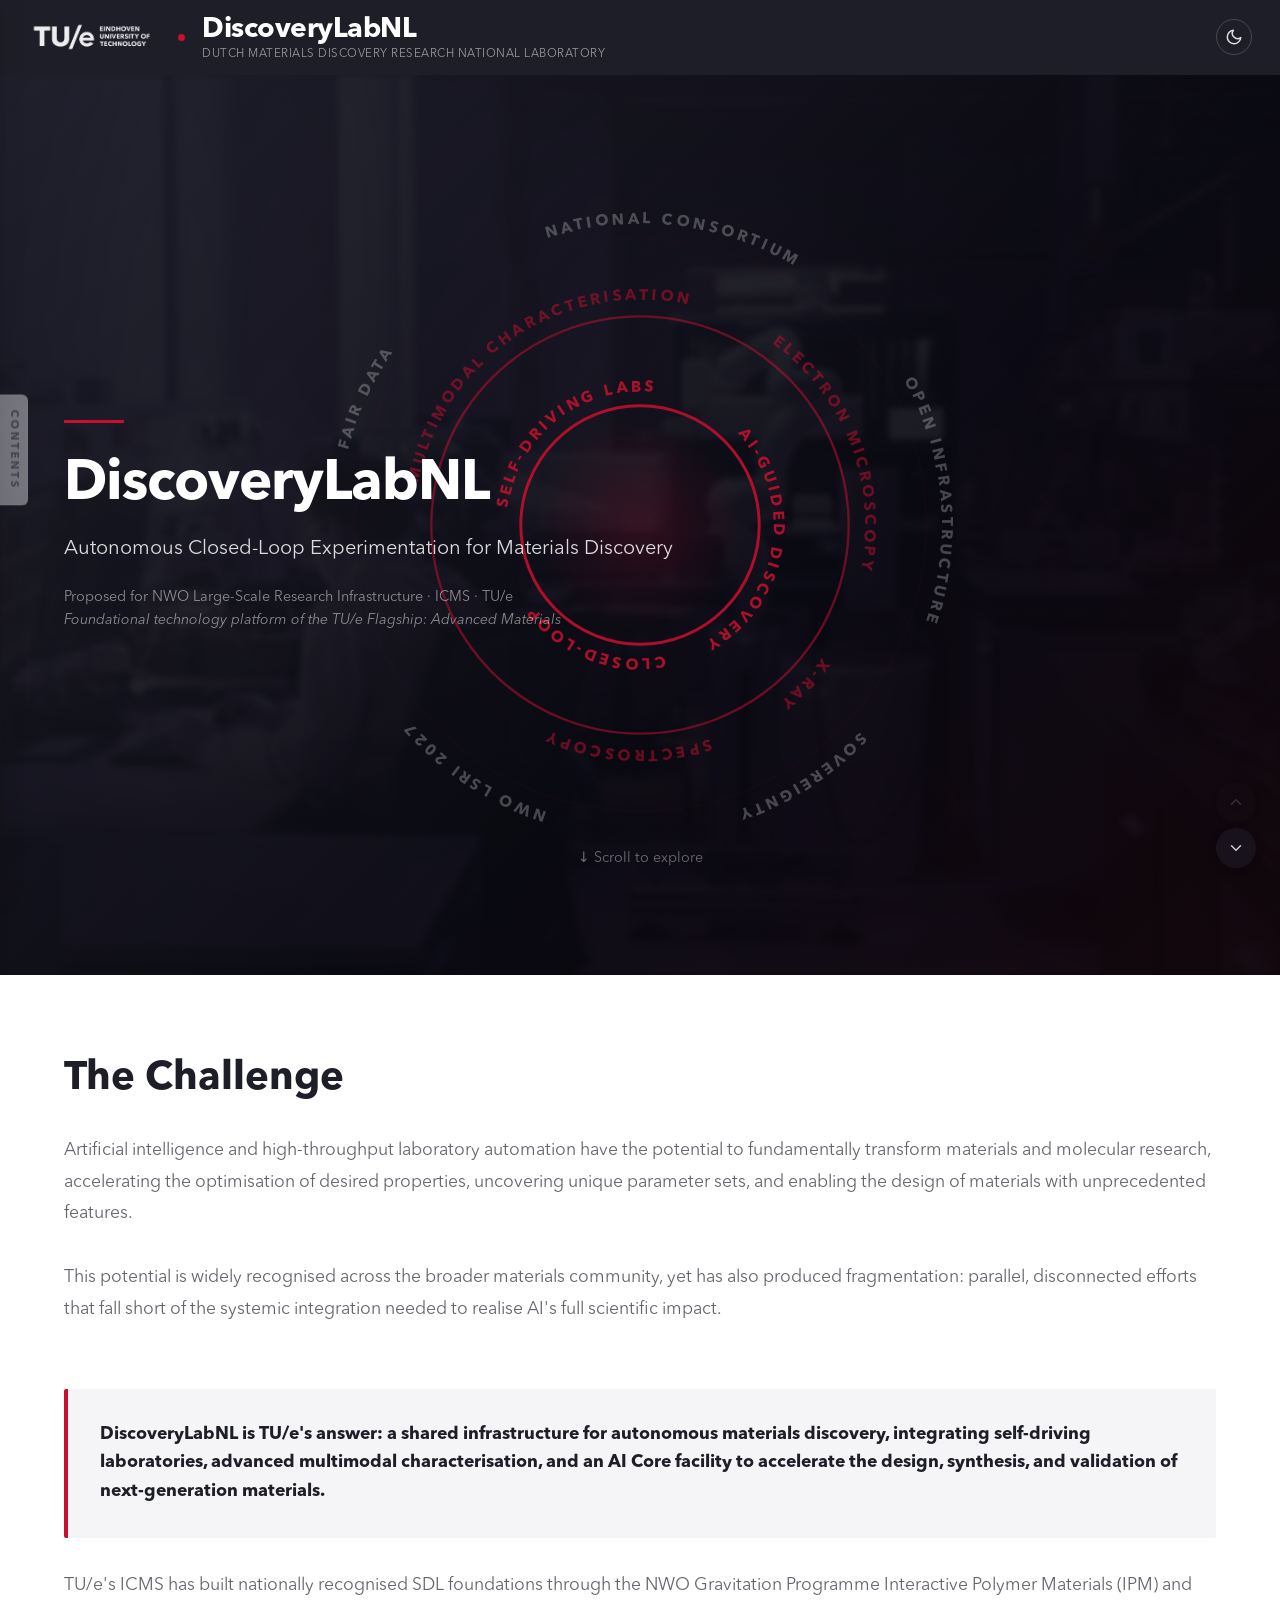
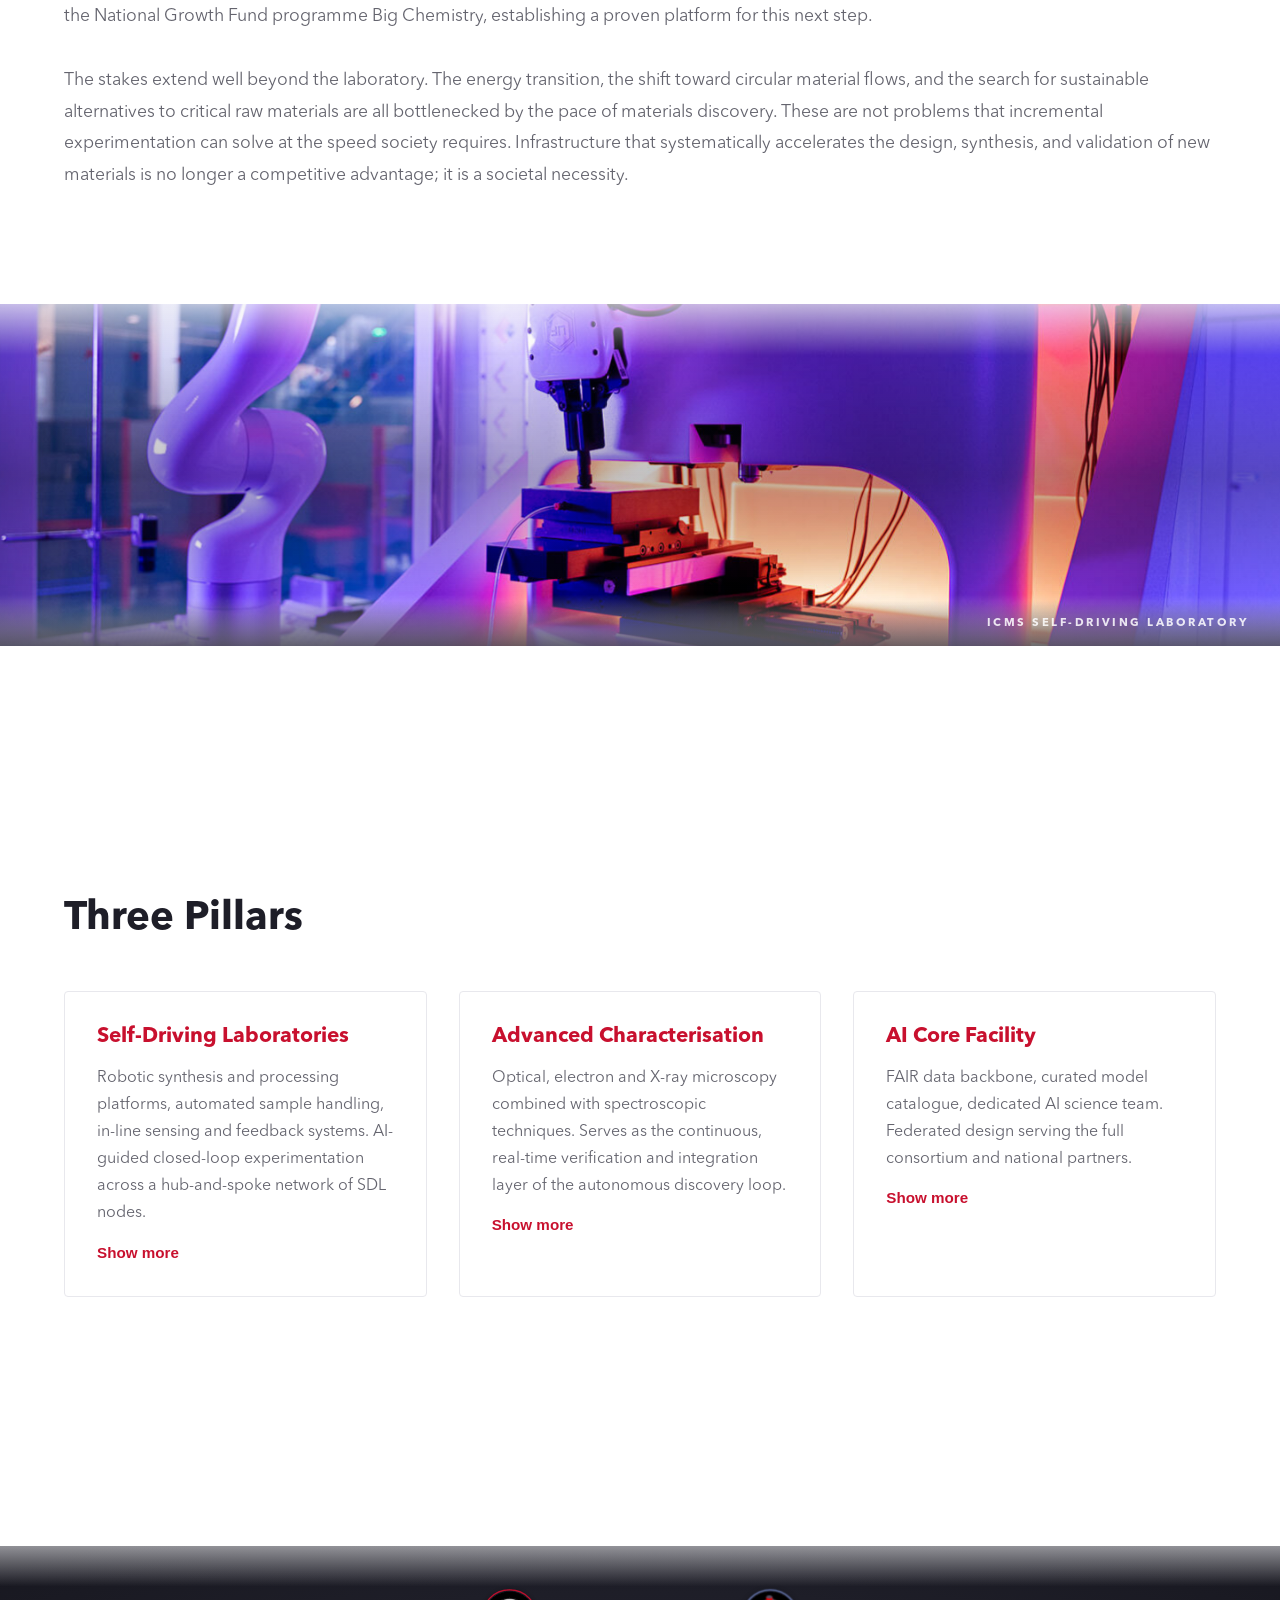
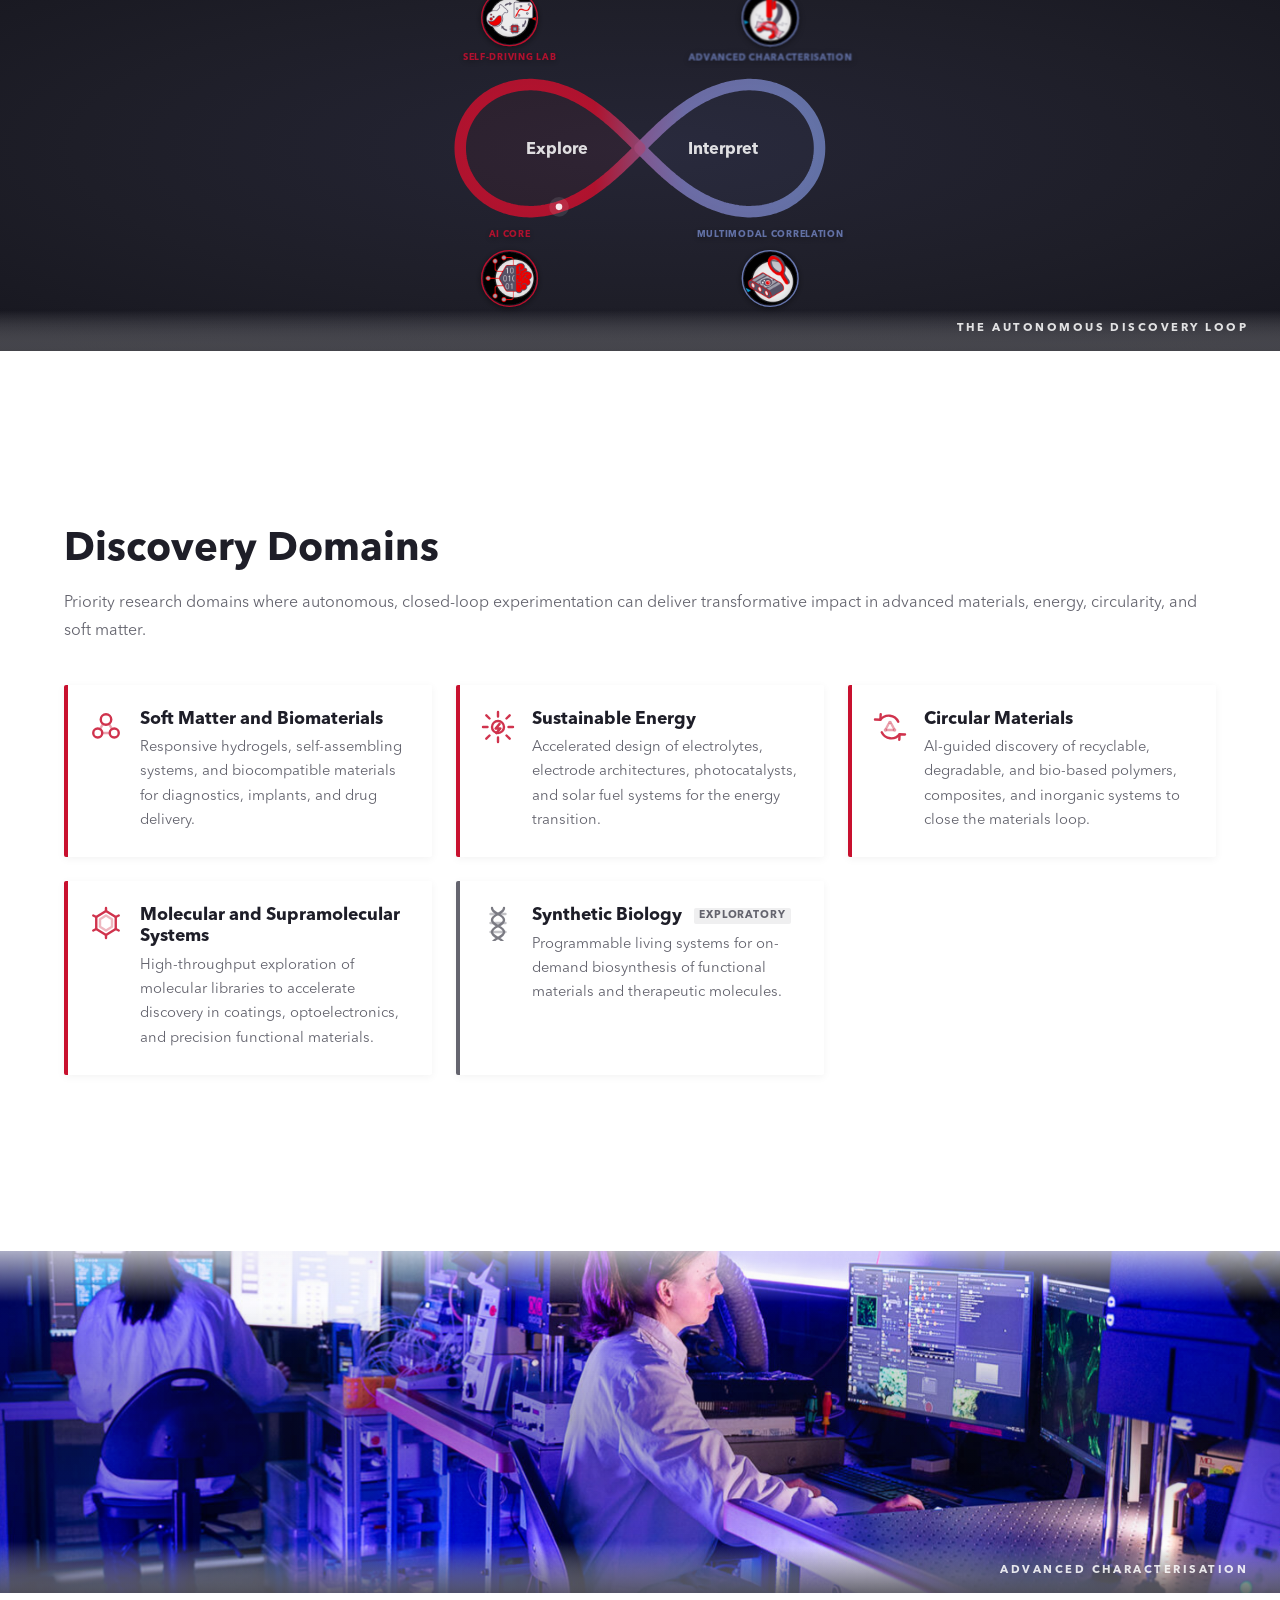
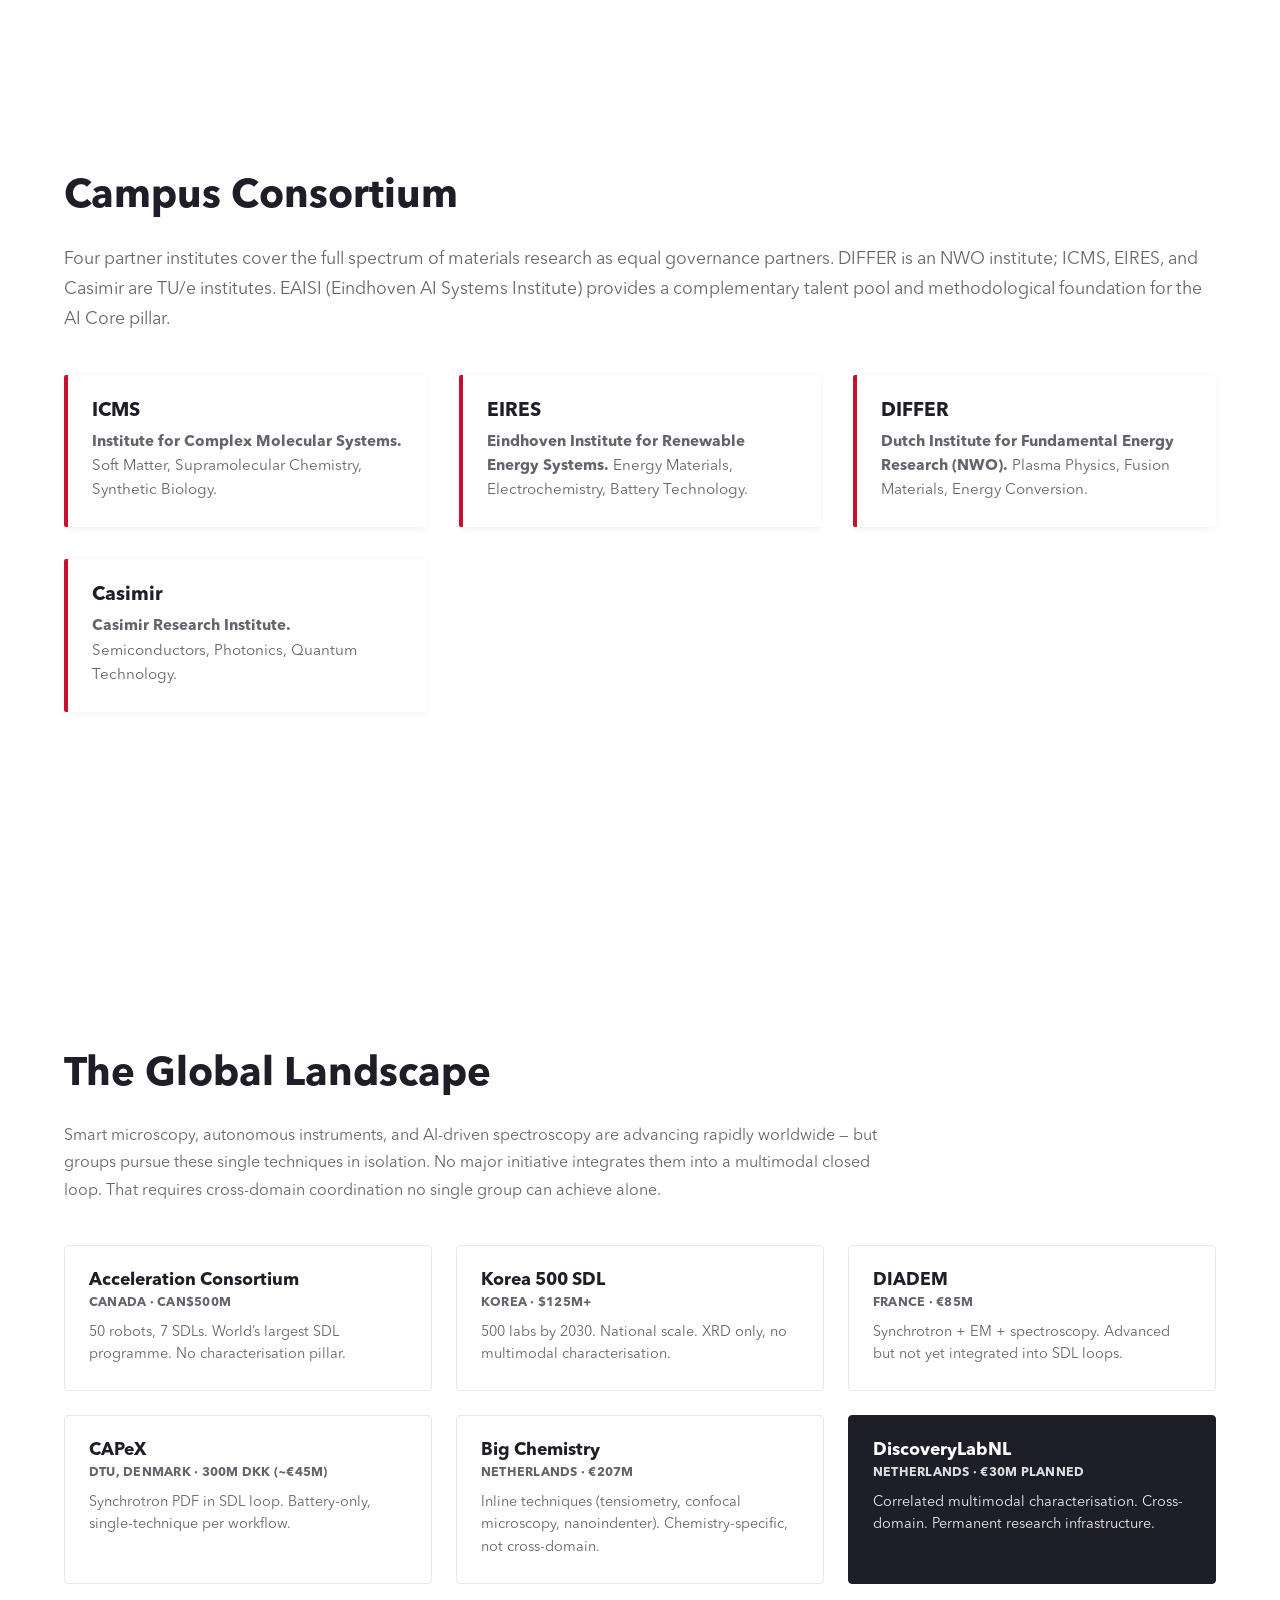
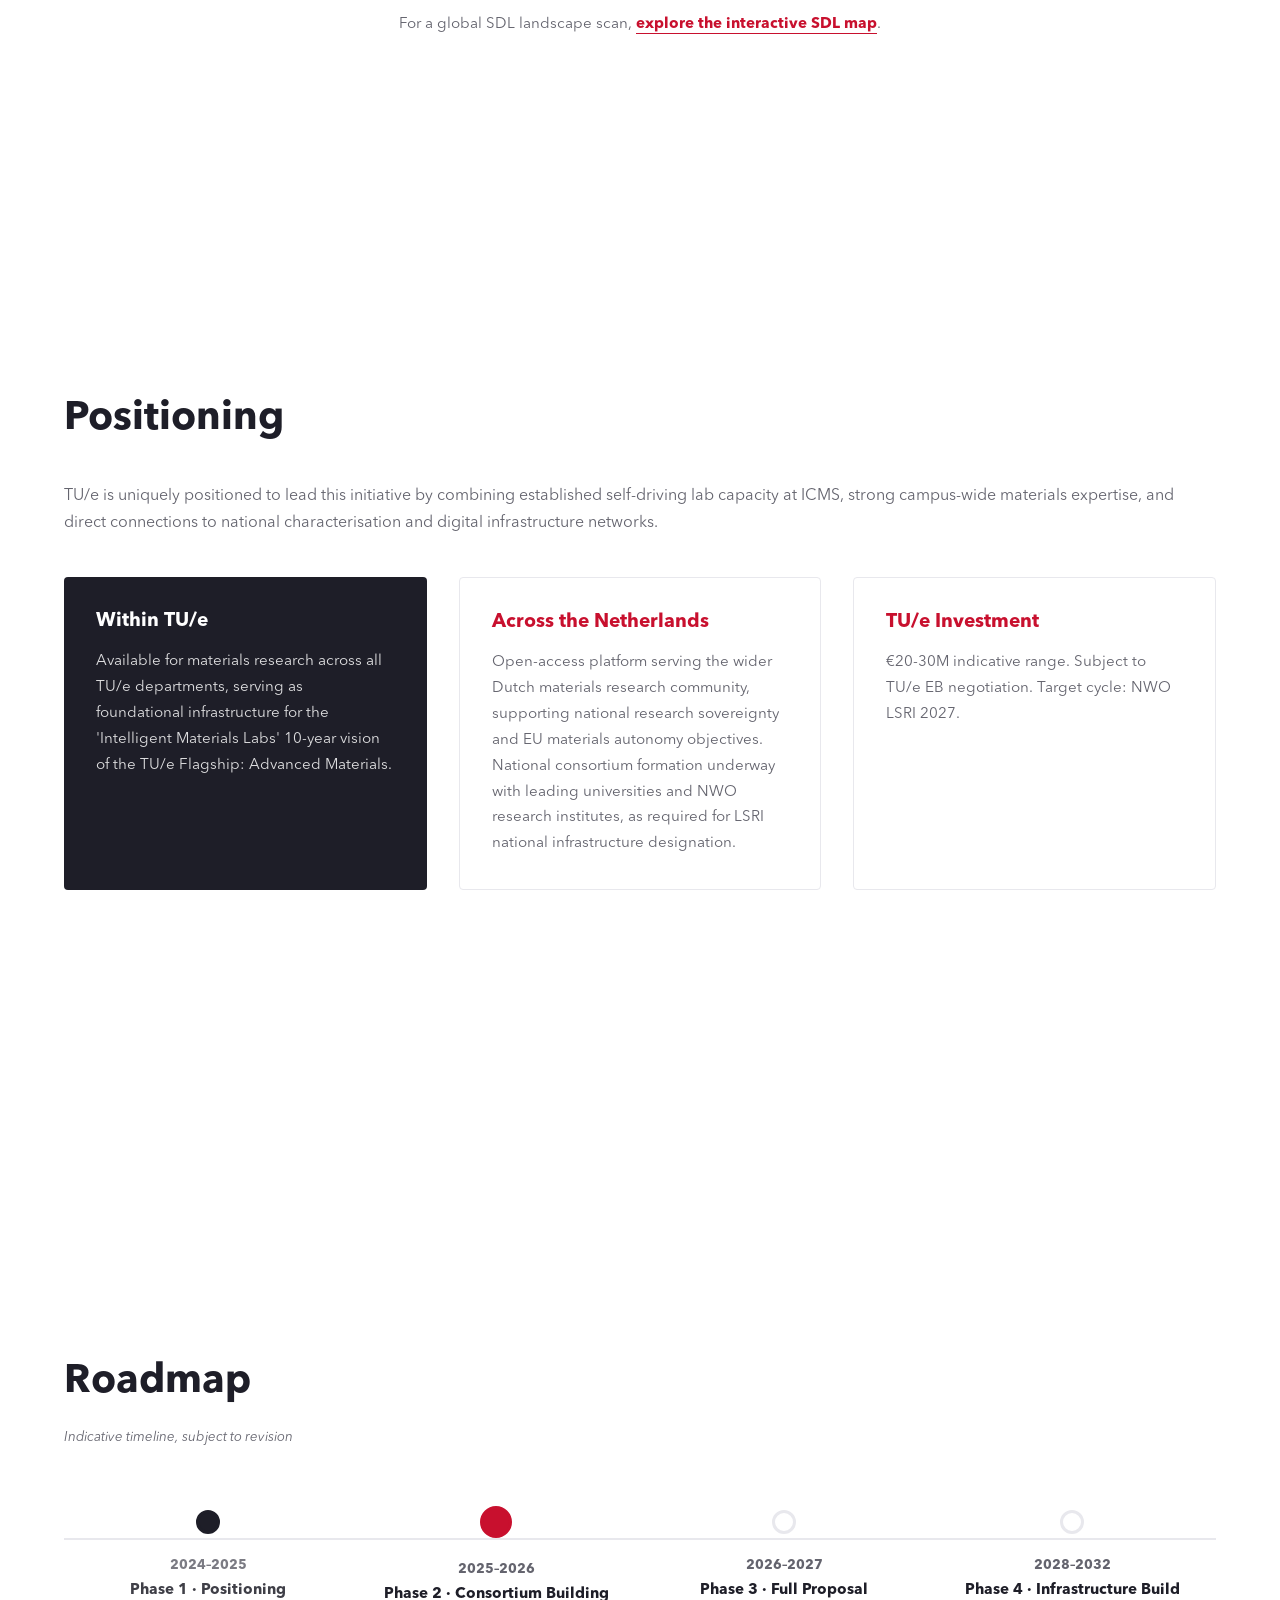
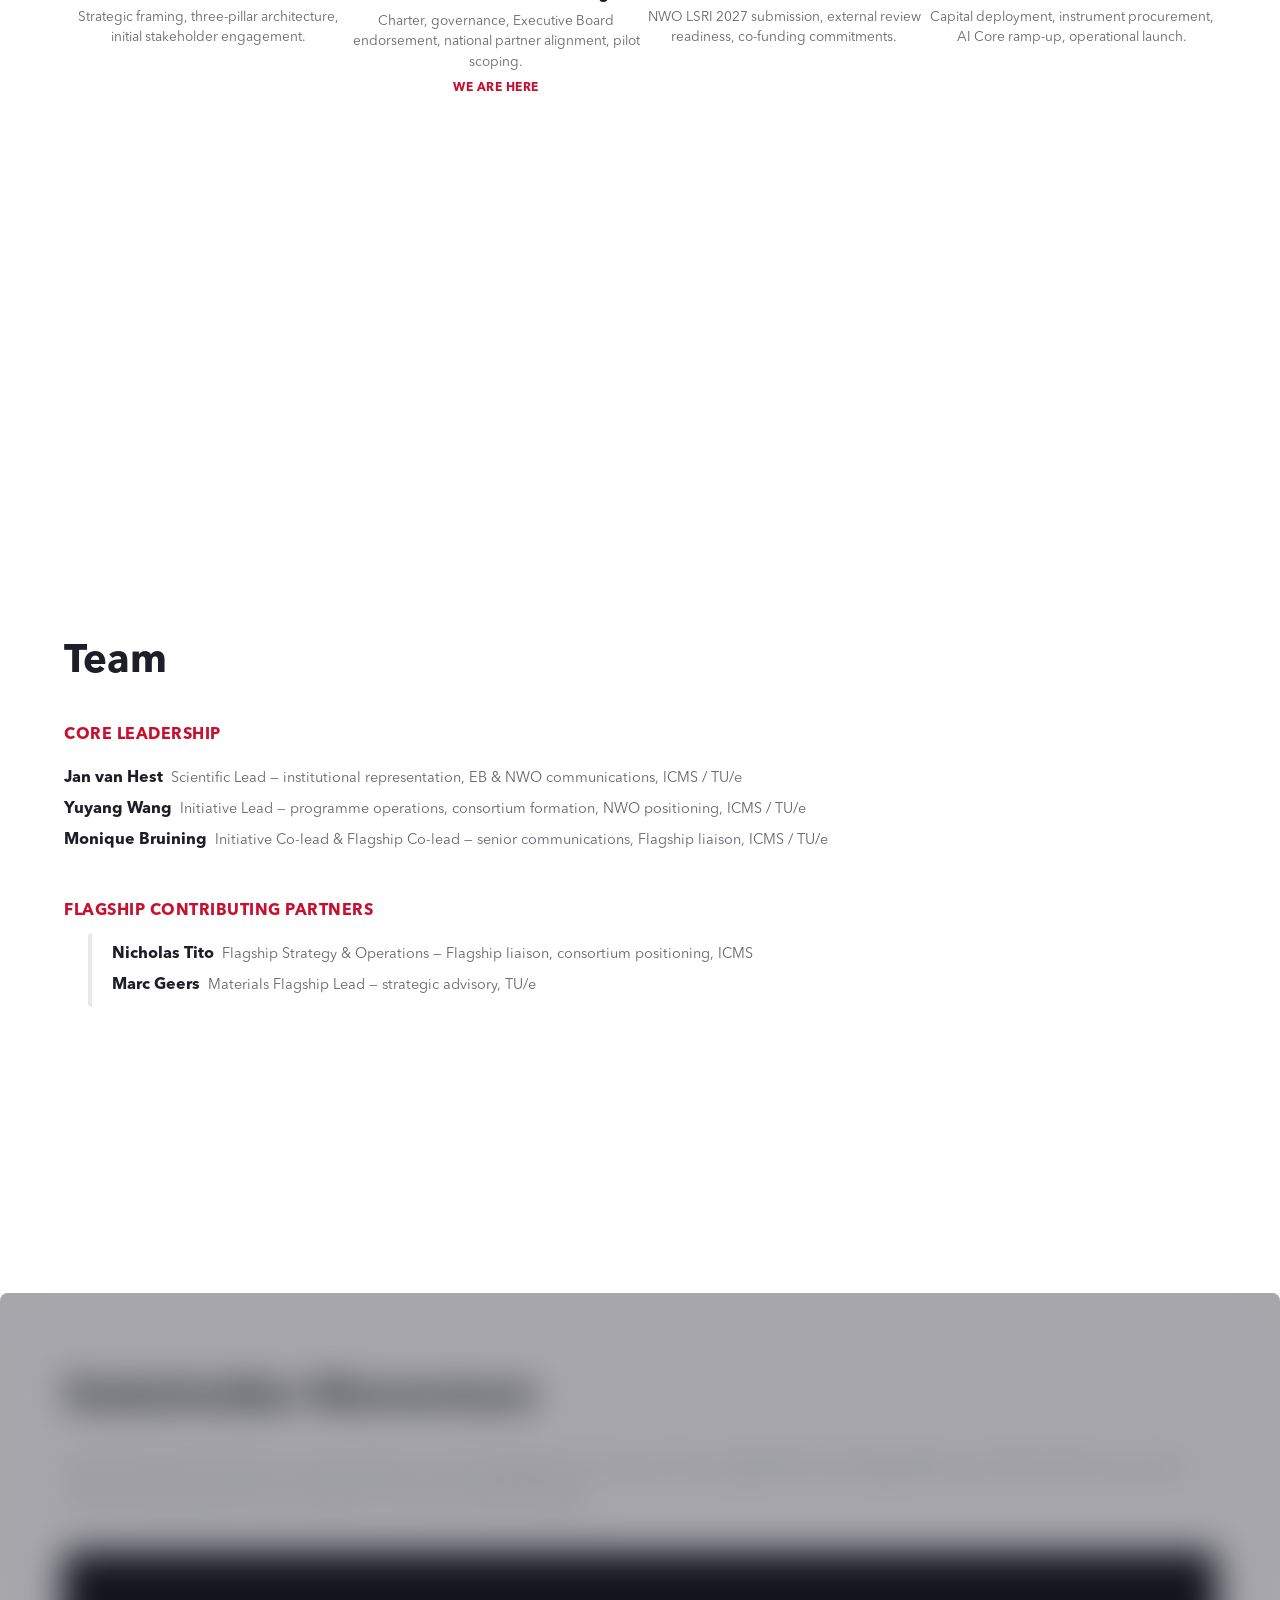
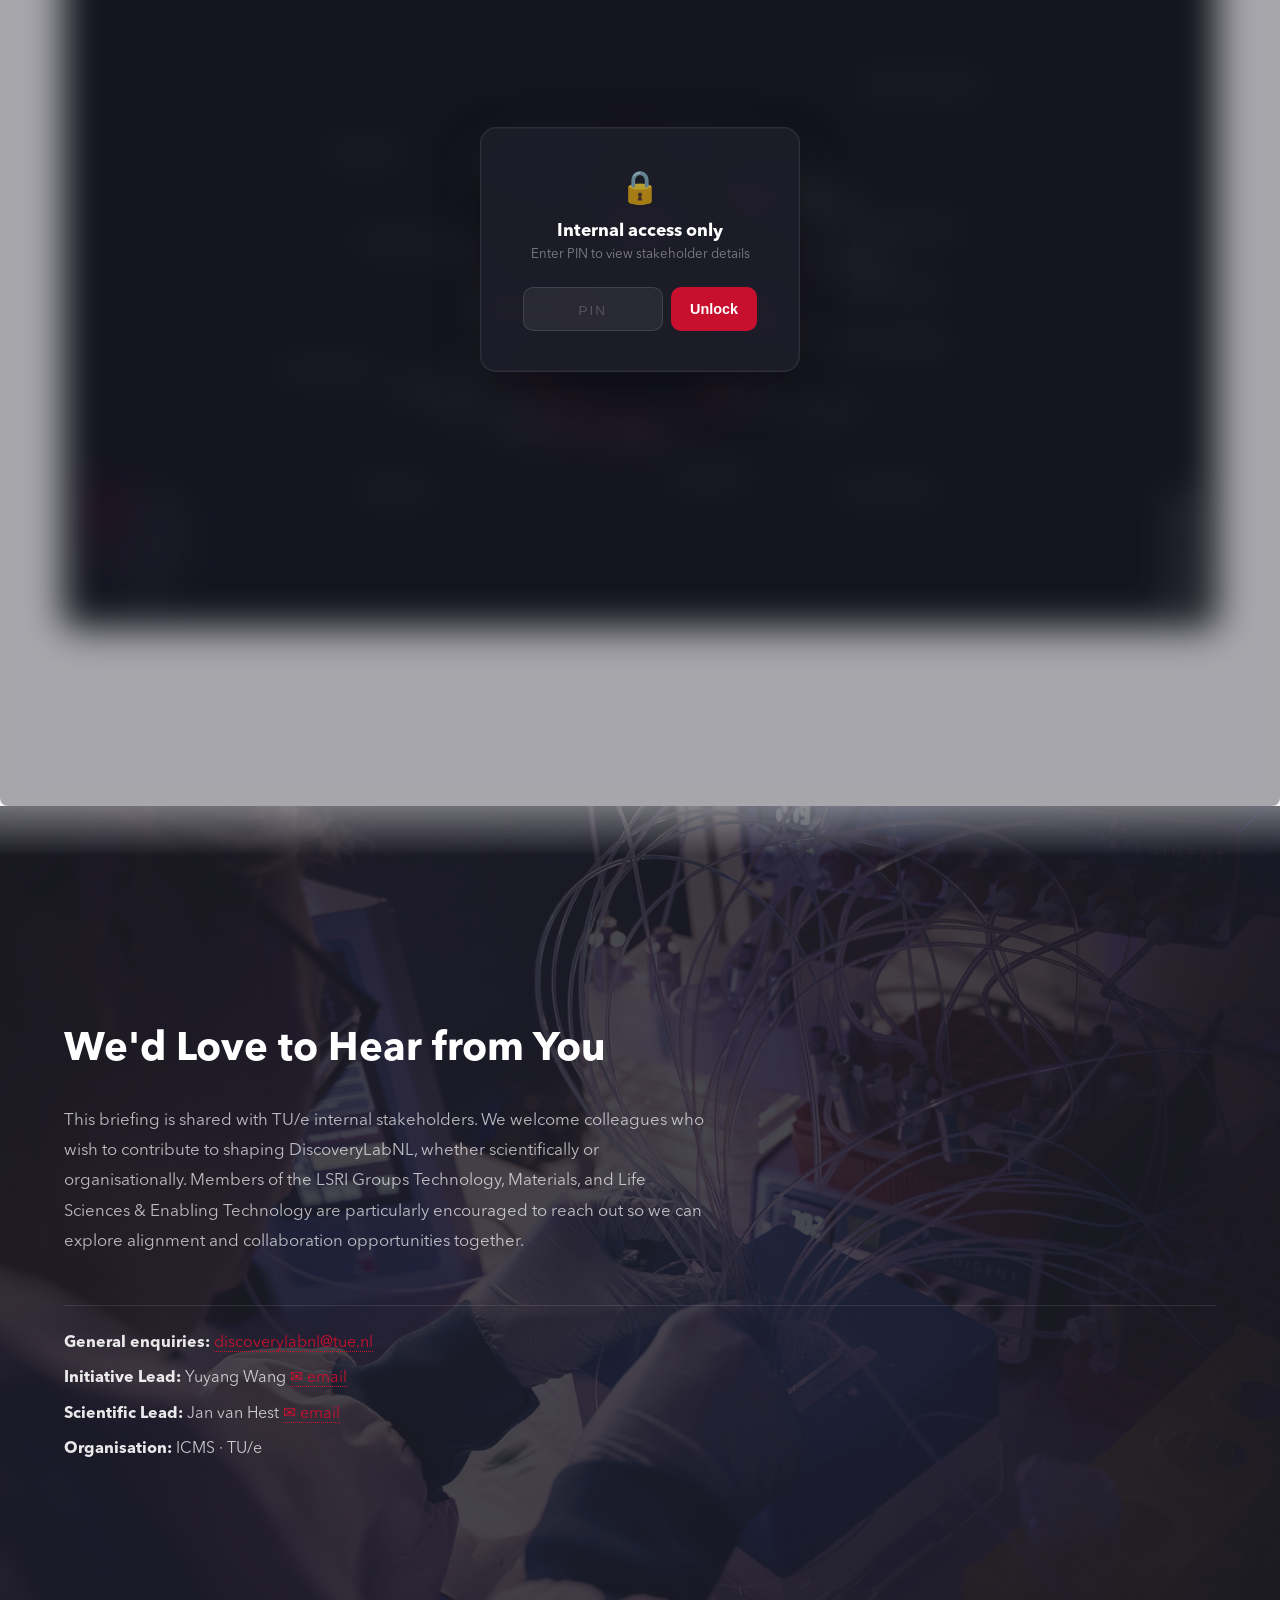
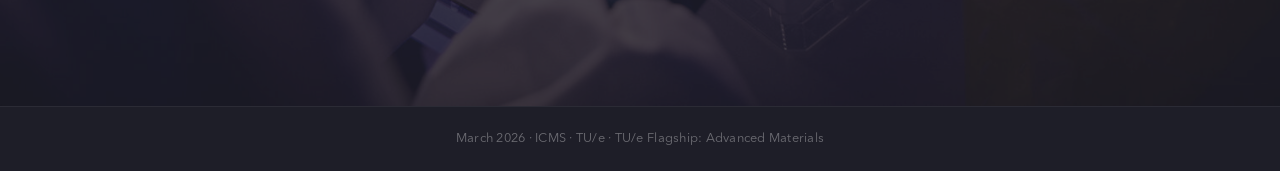
<file: embedded/dlnl/index.html>
<!DOCTYPE html>
<html lang="en">
<head>
    <meta charset="UTF-8">
    <meta name="viewport" content="width=device-width, initial-scale=1.0">
    <title>DiscoveryLabNL - Interactive Briefing</title>
    <link rel="icon" type="image/svg+xml" href="favicon.svg">
    <meta name="theme-color" content="#FFFFFF">
    <script>
        // Theme bootstrap — runs before <body> renders to prevent FOUC.
        // Default to light for first-time visitors (briefing site read in well-lit rooms).
        // Honour stored choice on subsequent visits.
        (function () {
            try {
                var stored = localStorage.getItem('dlnl-theme');
                if (stored === 'dark' || stored === 'light') {
                    document.documentElement.setAttribute('data-theme', stored);
                } else {
                    document.documentElement.setAttribute('data-theme', 'light');
                }
            } catch (e) {
                document.documentElement.setAttribute('data-theme', 'light');
            }
        })();
    </script>
    <style>
        /* Font declarations */
        @font-face {
            font-family: 'Avenir Next LT Pro';
            src: url('AvenirNextLTPro-Regular.otf') format('opentype');
            font-weight: 400;
            font-display: swap;
        }
        @font-face {
            font-family: 'Avenir Next LT Pro';
            src: url('AvenirNextLTPro-Bold.otf') format('opentype');
            font-weight: 700;
            font-display: swap;
        }
        @font-face {
            font-family: 'Avenir Next LT Pro';
            src: url('AvenirNextLTPro-It.otf') format('opentype');
            font-style: italic;
            font-weight: 400;
            font-display: swap;
        }
        @font-face {
            font-family: 'Avenir Next LT Pro';
            src: url('AvenirNextLTPro-BoldIt.otf') format('opentype');
            font-weight: 700;
            font-style: italic;
            font-display: swap;
        }

        /* CSS Variables */
        :root {
            --tue-red: #C8102E;
            --tue-red-light: rgba(200, 16, 46, 0.15);
            --tue-dark: #1E1E28;
            --tue-gray: #64646E;
            --tue-light: #F5F5F8;
            --tue-light-border: #E8E8ED;
            /* Semantic tokens added 2026-05-03 for dark mode */
            --bg: #FFFFFF;
            --surface: #FFFFFF;
            --inverse-bg: #1E1E28;          /* sections intentionally dark in both themes */
            --inverse-bg-deep: #0a0a12;     /* gradient stops for inverse sections */
            --accent-rgb: 200, 16, 46;
            --page-fade-rgb: 245, 245, 248; /* photo-divider edge fade colour */
            --shadow-soft: rgba(0,0,0,0.05);
            --shadow-mid: rgba(0,0,0,0.10);
            --header-pulse-rgb: 200, 16, 46;
            color-scheme: light;
        }
        html[data-theme="dark"] {
            --tue-red: #FF3B5C;
            --tue-red-light: rgba(255, 59, 92, 0.18);
            --tue-dark: #F1F1F4;            /* now used as TEXT colour; bg sections use --inverse-bg */
            --tue-gray: #A0A0AA;
            --tue-light: #15151D;
            --tue-light-border: #2A2A35;
            --bg: #0E0E14;
            --surface: #16161E;
            --inverse-bg: #08080C;          /* deeper than page bg for layering */
            --inverse-bg-deep: #050508;
            --accent-rgb: 255, 59, 92;
            --page-fade-rgb: 14, 14, 20;
            --shadow-soft: rgba(0,0,0,0.4);
            --shadow-mid: rgba(0,0,0,0.6);
            --header-pulse-rgb: 255, 59, 92;
            color-scheme: dark;
        }

        /* Reset and base styles */
        * { margin: 0; padding: 0; box-sizing: border-box; }
        html { scroll-behavior: smooth; scroll-padding-top: 60px; }
        body {
            font-family: 'Avenir Next LT Pro', system-ui, sans-serif;
            color: var(--tue-dark);
            background-color: var(--bg);
            overflow-x: hidden;
            transition: background-color 0.25s ease, color 0.25s ease;
        }

        /* ============================================ */
        /*  DARK MODE OVERRIDES (added 2026-05-03)      */
        /*  Surfaces, borders, contrast retunes for     */
        /*  selectors that don't pick up token swaps.   */
        /* ============================================ */
        html[data-theme="dark"] body { background-color: var(--bg); color: var(--tue-dark); }
        html[data-theme="dark"] .header-logo { filter: brightness(0) invert(0.96); opacity: 0.95; }
        /* Sidebar drawer + floating contents trigger — translucent panels need dark backing */
        html[data-theme="dark"] .sidebar {
            background: rgba(22, 22, 30, 0.88);
            border-right: 1px solid rgba(255,255,255,0.06);
            box-shadow: 4px 0 24px rgba(0,0,0,0.5);
        }
        html[data-theme="dark"] .nav-trigger {
            background: rgba(22, 22, 30, 0.7);
            border: 1px solid rgba(255,255,255,0.08);
            border-left: none;
            color: var(--tue-gray);
        }
        html[data-theme="dark"] .nav-trigger:hover {
            background: rgba(22, 22, 30, 0.92);
            color: var(--tue-red);
        }
        html[data-theme="dark"] .sidebar-backdrop { background: rgba(0,0,0,0.5); }
        /* Cards: lift surface 1 step, soften borders */
        html[data-theme="dark"] .pillar-card,
        html[data-theme="dark"] .domain-card,
        html[data-theme="dark"] .consortium-card,
        html[data-theme="dark"] .position-card,
        html[data-theme="dark"] .landscape-card,
        html[data-theme="dark"] .stakeholder-stats {
            background: var(--surface);
            border-color: var(--tue-light-border);
        }
        html[data-theme="dark"] .pillar-card:hover { border-color: var(--tue-red); }
        /* Domain badge — subtle on dark */
        html[data-theme="dark"] .domain-badge {
            background: rgba(255,255,255,0.06); color: var(--tue-gray);
        }
        /* Status pills inside detail panel */
        html[data-theme="dark"] .status-committed { background: rgba(var(--accent-rgb), 0.18); color: var(--tue-red); }
        html[data-theme="dark"] .status-dialogue { background: rgba(255,255,255,0.08); color: var(--tue-gray); }
        html[data-theme="dark"] .status-planned { background: rgba(255,255,255,0.04); color: var(--tue-gray); border-color: var(--tue-gray); }
        /* Photo divider edge fades — fade to page bg, not white */
        html[data-theme="dark"] .photo-divider .photo-overlay {
            background: linear-gradient(180deg,
                rgba(var(--page-fade-rgb), 0.85) 0%,
                rgba(var(--page-fade-rgb), 0) 18%,
                rgba(0, 0, 0, 0.45) 50%,
                rgba(var(--page-fade-rgb), 0) 82%,
                rgba(var(--page-fade-rgb), 0.85) 100%);
        }
        html[data-theme="dark"] .loop-banner::before {
            background: linear-gradient(180deg,
                rgba(var(--page-fade-rgb), 0.7) 0%,
                rgba(var(--page-fade-rgb), 0) 12%,
                transparent 88%,
                rgba(var(--page-fade-rgb), 0.7) 100%);
        }
        html[data-theme="dark"] #contact::before {
            background: linear-gradient(180deg, rgba(var(--page-fade-rgb), 0.55) 0%, transparent 100%);
        }
        /* Position-dark and landscape-highlight stay dark in both themes; lift accent border in dark */
        html[data-theme="dark"] .position-dark,
        html[data-theme="dark"] .landscape-highlight {
            border: 1px solid rgba(255,255,255,0.08);
        }
        /* Roadmap — done dot uses --tue-dark (now light text colour); restore inverse */
        html[data-theme="dark"] .roadmap-phase.done .phase-dot {
            background-color: var(--inverse-bg); border-color: var(--inverse-bg);
        }
        /* Pillar 2 operational-ref link readable on dark */
        html[data-theme="dark"] .pillar-expanded p.operational-ref a { color: var(--tue-red); }
        /* Scroll progress bar already uses --tue-red; lifted automatically */

        /* Theme toggle button */
        .theme-toggle {
            background: none;
            border: 1px solid rgba(255,255,255,0.18);
            color: rgba(255,255,255,0.85);
            width: 36px; height: 36px;
            border-radius: 50%;
            display: inline-flex; align-items: center; justify-content: center;
            cursor: pointer;
            transition: background 0.2s ease, border-color 0.2s ease, color 0.2s ease, transform 0.15s ease;
            margin-left: auto;
            flex-shrink: 0;
        }
        .theme-toggle:hover {
            background: rgba(255,255,255,0.08);
            border-color: rgba(255,255,255,0.3);
            color: white;
        }
        .theme-toggle:active { transform: scale(0.94); }
        .theme-toggle svg { width: 18px; height: 18px; }
        .theme-toggle .icon-sun { display: none; }
        .theme-toggle .icon-moon { display: block; }
        html[data-theme="dark"] .theme-toggle .icon-sun { display: block; }
        html[data-theme="dark"] .theme-toggle .icon-moon { display: none; }
        @media (max-width: 768px) {
            .theme-toggle { width: 32px; height: 32px; }
            .theme-toggle svg { width: 16px; height: 16px; }
        }

        /* Scroll progress bar */
        .scroll-progress {
            position: fixed; top: 0; left: 0; height: 3px;
            background-color: var(--tue-red); width: 0%; z-index: 1000;
            transition: width 0.1s ease-out;
        }

        /* Header */
        header {
            position: sticky; top: 0; z-index: 100;
            background: var(--inverse-bg);
            color: white;
            padding: 0.85rem 1.75rem;
            display: flex; align-items: center; justify-content: space-between;
            box-shadow: none;
            transition: background 0.4s ease, backdrop-filter 0.4s ease, -webkit-backdrop-filter 0.4s ease, box-shadow 0.4s ease;
        }
        header.header-solid {
            background: rgba(30, 30, 40, 0.92);
            backdrop-filter: saturate(180%) blur(16px);
            -webkit-backdrop-filter: saturate(180%) blur(16px);
            box-shadow: 0 1px 8px rgba(0, 0, 0, 0.15);
        }
        .header-content { display: flex; align-items: center; gap: 1.1rem; }
        .header-logo { height: 36px; width: auto; filter: brightness(0) invert(1); opacity: 0.92; cursor: pointer; transition: opacity 0.2s ease; }
        .header-logo:hover { opacity: 1; }
        .header-sep {
            width: 7px; height: 7px; border-radius: 50%;
            background: var(--tue-red);
            flex-shrink: 0;
            animation: headerPulse 2.8s ease-in-out infinite;
        }
        @keyframes headerPulse {
            0%, 100% { opacity: 0.55; transform: scale(1); box-shadow: 0 0 0 0 rgba(var(--header-pulse-rgb), 0); }
            50% { opacity: 1; transform: scale(1.4); box-shadow: 0 0 10px 3px rgba(var(--header-pulse-rgb), 0.35); }
        }
        .header-text { display: flex; flex-direction: column; gap: 0.1rem; }
        .header-title { font-size: 1.75rem; font-weight: 700; letter-spacing: -0.5px; line-height: 1.15; }
        .header-tagline { font-size: 0.72rem; color: rgba(255,255,255,0.55); letter-spacing: 0.5px; text-transform: uppercase; font-weight: 400; }
        .nav-toggle {
            background: none; border: none; color: white;
            font-size: 1.5rem; cursor: pointer; display: none; padding: 0.5rem;
        }

        /* Main layout */
        .container { display: flex; min-height: calc(100vh - 60px); }

        /* Sidebar — overlay drawer */
        .sidebar {
            width: 240px;
            position: fixed;
            top: 0; left: 0; bottom: 0;
            z-index: 150;
            padding: 5rem 0 2rem;
            overflow-y: auto;
            background: rgba(245,245,248,0.88);
            -webkit-backdrop-filter: saturate(180%) blur(24px);
            backdrop-filter: saturate(180%) blur(24px);
            border-right: 1px solid rgba(200,200,210,0.25);
            box-shadow: 4px 0 24px rgba(0,0,0,0.08);
            transform: translateX(-100%);
            transition: transform 0.32s cubic-bezier(0.4, 0, 0.2, 1);
        }
        .sidebar.open { transform: translateX(0); }
        .sidebar-nav { list-style: none; }
        .sidebar-nav li { border-left: 3px solid transparent; transition: all 0.15s ease; }
        .sidebar-nav li a {
            display: block; padding: 0.7rem 1.75rem;
            color: var(--tue-dark); text-decoration: none;
            font-size: 0.9rem; font-weight: 500;
            letter-spacing: 0.01em;
        }
        .sidebar-nav li a:hover { background-color: rgba(var(--accent-rgb), 0.06); }
        .sidebar-nav li.active { border-left-color: var(--tue-red); background-color: rgba(var(--accent-rgb), 0.08); }
        .sidebar-nav li.active a { color: var(--tue-red); font-weight: 700; }

        /* Sidebar backdrop — click to close */
        .sidebar-backdrop {
            display: none;
            position: fixed;
            inset: 0;
            z-index: 149;
            background: rgba(0,0,0,0.08);
        }
        .sidebar-backdrop.show { display: block; }

        /* Floating "Contents" trigger tab */
        .nav-trigger {
            position: fixed;
            top: 50%;
            left: 0;
            transform: translateY(-50%);
            z-index: 120;
            writing-mode: vertical-rl;
            text-orientation: mixed;
            padding: 0.9rem 0.45rem;
            font-family: 'Avenir Next LT Pro', sans-serif;
            font-size: 0.7rem;
            font-weight: 600;
            letter-spacing: 0.18em;
            text-transform: uppercase;
            color: var(--tue-gray);
            background: rgba(245,245,248,0.7);
            -webkit-backdrop-filter: blur(12px);
            backdrop-filter: blur(12px);
            border: 1px solid rgba(200,200,210,0.3);
            border-left: none;
            border-radius: 0 6px 6px 0;
            cursor: pointer;
            transition: color 0.2s ease, background 0.2s ease, opacity 0.3s ease;
            opacity: 0.6;
        }
        .nav-trigger:hover {
            color: var(--tue-red);
            background: rgba(245,245,248,0.92);
            opacity: 1;
        }
        .nav-trigger.hidden { opacity: 0; pointer-events: none; }

        /* Floating section nav (next/prev) */
        .section-nav {
            position: fixed;
            right: 1.5rem;
            bottom: 2rem;
            z-index: 110;
            display: flex;
            flex-direction: column;
            gap: 0.4rem;
        }
        .section-nav button {
            width: 40px;
            height: 40px;
            border: none;
            border-radius: 50%;
            background: rgba(30,30,40,0.55);
            -webkit-backdrop-filter: saturate(180%) blur(14px);
            backdrop-filter: saturate(180%) blur(14px);
            color: rgba(255,255,255,0.8);
            font-size: 1rem;
            cursor: pointer;
            display: flex;
            align-items: center;
            justify-content: center;
            transition: background 0.2s ease, transform 0.15s ease, opacity 0.3s ease;
            box-shadow: 0 2px 10px rgba(0,0,0,0.12);
        }
        .section-nav button:hover {
            background: rgba(var(--accent-rgb),0.8);
            transform: scale(1.08);
        }
        .section-nav button:active { transform: scale(0.94); }
        .section-nav button:disabled {
            opacity: 0.2;
            pointer-events: none;
        }
        .section-nav button svg {
            width: 18px;
            height: 18px;
            stroke: currentColor;
            stroke-width: 2;
            fill: none;
            stroke-linecap: round;
            stroke-linejoin: round;
        }

        /* Main content — full width */
        .content { flex: 1; margin-left: 0; transition: none; }
        .content.expanded { margin-left: 0; }

        /* Section */
        section {
            min-height: 100vh; padding: 5rem 4rem;
            display: flex; flex-direction: column; justify-content: center;
        }

        /* ============================================ */
        /*  LANDING SECTION - Enhanced ring design      */
        /* ============================================ */
        #landing {
            background: linear-gradient(135deg, var(--inverse-bg) 0%, var(--inverse-bg-deep) 60%, #12060a 100%);
            color: white; position: relative; overflow: hidden;
            padding: 6rem 4rem; min-height: 100vh;
            display: flex; flex-direction: column; justify-content: center;
            align-items: flex-start;
        }
        #landing .landing-bg {
            position: absolute;
            inset: 0;
            width: 100%;
            height: 100%;
            object-fit: cover;
            object-position: center;
            opacity: 0.07;
            filter: saturate(0.3) blur(3px);
            z-index: 0;
        }

        /* === Ring container — centered on screen, large & immersive === */
        .landing-ring-container {
            position: absolute;
            top: 50%; left: 50%;
            transform: translate(-50%, -50%);
            width: 620px; height: 620px;
            pointer-events: none;
            opacity: 0;
            animation: ringFadeIn 1.8s ease-out 0.2s forwards;
        }
        @keyframes ringFadeIn {
            from { opacity: 0; transform: translate(-50%, -50%) scale(0.88); }
            to   { opacity: 1; transform: translate(-50%, -50%) scale(1); }
        }
        @keyframes ringFadeInMobile {
            from { opacity: 0; transform: translate(-50%, -50%) scale(0.88); }
            to   { opacity: 0.7; transform: translate(-50%, -50%) scale(1); }
        }

        .landing-ring-container svg {
            width: 100%; height: 100%;
            overflow: visible;
        }

        /* Pulsating animation for rings */
        @keyframes pulse-inner {
            0%, 100% { opacity: 0.85; transform: scale(1); }
            50% { opacity: 1; transform: scale(1.04); }
        }
        @keyframes pulse-mid {
            0%, 100% { opacity: 0.5; transform: scale(1); }
            50% { opacity: 0.7; transform: scale(1.02); }
        }
        @keyframes glow-inner {
            0%, 100% { filter: drop-shadow(0 0 8px rgba(var(--accent-rgb),0.4)) drop-shadow(0 0 24px rgba(var(--accent-rgb),0.15)); }
            50% { filter: drop-shadow(0 0 22px rgba(var(--accent-rgb),0.8)) drop-shadow(0 0 48px rgba(var(--accent-rgb),0.25)); }
        }
        /* Slow rotation for keyword text groups */
        @keyframes rotate-cw {
            from { transform: rotate(0deg); }
            to { transform: rotate(360deg); }
        }
        @keyframes rotate-ccw {
            from { transform: rotate(0deg); }
            to { transform: rotate(-360deg); }
        }

        .ring-inner {
            animation: pulse-inner 3s ease-in-out infinite, glow-inner 3s ease-in-out infinite;
            transform-origin: 260px 260px;
        }
        .ring-mid {
            animation: pulse-mid 4s ease-in-out infinite;
            transform-origin: 260px 260px;
        }
        .ring-outer {
            opacity: 0.25;
        }

        /* Rotating text groups */
        .text-ring-inner {
            animation: rotate-ccw 60s linear infinite;
            transform-origin: 260px 260px;
        }
        .text-ring-mid {
            animation: rotate-cw 90s linear infinite;
            transform-origin: 260px 260px;
        }
        .text-ring-outer {
            animation: rotate-ccw 120s linear infinite;
            transform-origin: 260px 260px;
        }

        .ring-keyword {
            font-family: 'Avenir Next LT Pro', system-ui, sans-serif;
            font-size: 13px;
            font-weight: 700;
            letter-spacing: 3px;
            text-transform: uppercase;
        }

        .landing-content {
            position: relative; z-index: 2; max-width: 640px;
        }
        .landing-accent-line {
            width: 60px; height: 3px;
            background-color: var(--tue-red);
            margin-bottom: 2rem;
        }
        .landing-title {
            font-size: 3.5rem; font-weight: 700;
            line-height: 1.1; margin-bottom: 1rem; letter-spacing: -1px;
        }
        .landing-subtitle {
            font-size: 1.25rem; font-weight: 500;
            color: rgba(255, 255, 255, 0.85);
            margin-bottom: 1.5rem; line-height: 1.6;
        }
        .landing-meta {
            font-size: 0.9rem; color: rgba(255, 255, 255, 0.5); font-weight: 400;
        }

        /* Scroll indicator — entrance + bounce combined in one keyframe */
        .landing-scroll {
            position: fixed; bottom: 2rem; left: 50%;
            transform: translateX(-50%);
            z-index: 90;
            font-size: 0.9rem; color: rgba(255, 255, 255, 0.4);
            opacity: 0;
            animation: scrollEnterThenBounce 3s ease-out 1.2s forwards;
            transition: opacity 0.4s ease;
        }
        .landing-scroll.fade-out { opacity: 0 !important; pointer-events: none; }
        @keyframes bounce {
            0%, 100% { transform: translateX(-50%) translateY(0); }
            50% { transform: translateX(-50%) translateY(8px); }
        }
        @keyframes scrollEnterThenBounce {
            0%   { opacity: 0; transform: translateX(-50%) translateY(16px); }
            15%  { opacity: 1; transform: translateX(-50%) translateY(0); }
            /* Then bounce indefinitely via iteration count on JS — or just a few gentle bobs */
            40%, 100% { opacity: 1; transform: translateX(-50%) translateY(0); }
            55%  { opacity: 1; transform: translateX(-50%) translateY(6px); }
            70%  { opacity: 1; transform: translateX(-50%) translateY(0); }
            85%  { opacity: 1; transform: translateX(-50%) translateY(6px); }
        }

        /* Challenge */
        #challenge h2 { font-size: 2.5rem; margin-bottom: 2rem; color: var(--tue-dark); }
        .challenge-text { font-size: 1.1rem; line-height: 1.8; margin-bottom: 2rem; color: var(--tue-gray); }
        .challenge-callout {
            background-color: var(--tue-light); border-left: 4px solid var(--tue-red);
            padding: 2rem; margin: 2rem 0; border-radius: 2px;
        }
        .challenge-callout p { font-size: 1.1rem; font-weight: 600; color: var(--tue-dark); line-height: 1.6; }

        /* Pillars */
        #pillars h2 { font-size: 2.5rem; margin-bottom: 3rem; color: var(--tue-dark); }
        .pillars-grid { display: grid; grid-template-columns: repeat(auto-fit, minmax(320px, 1fr)); gap: 2rem; }
        .pillar-card {
            background: var(--surface); border: 1px solid var(--tue-light-border);
            border-radius: 4px; padding: 2rem; transition: background 0.25s ease, border-color 0.25s ease, box-shadow 0.3s ease, transform 0.3s ease; cursor: pointer;
        }
        .pillar-card:hover { box-shadow: 0 8px 24px var(--shadow-mid); border-color: var(--tue-red); }
        .pillar-card h3 { font-size: 1.3rem; color: var(--tue-red); margin-bottom: 1rem; font-weight: 700; }
        .pillar-card p { font-size: 1rem; line-height: 1.7; color: var(--tue-gray); margin-bottom: 1rem; }
        .pillar-expand-btn {
            background: none; border: none; color: var(--tue-red); cursor: pointer;
            font-weight: 600; font-size: 0.95rem; padding: 0; transition: color 0.2s ease;
        }
        .pillar-expand-btn:hover { color: var(--tue-dark); }
        .pillar-expanded { max-height: 0; overflow: hidden; transition: max-height 0.3s ease; }
        .pillar-expanded.open { max-height: 700px; }
        .pillar-expanded p {
            margin-top: 1rem; padding-top: 1rem;
            border-top: 1px solid var(--tue-light-border);
            font-size: 0.95rem; color: var(--tue-gray); line-height: 1.7;
        }
        .pillar-expanded p.operational-ref {
            border-top: none; padding-top: 0; margin-top: 0.6rem;
            font-size: 0.9rem;
        }
        .pillar-expanded p.operational-ref a {
            color: var(--tue-red); text-decoration: none; font-weight: 600;
        }
        .pillar-expanded p.operational-ref a:hover { text-decoration: underline; }

        /* Discovery Domains */
        #domains h2 { font-size: 2.5rem; margin-bottom: 1rem; color: var(--tue-dark); }
        .domains-intro { font-size: 1rem; color: var(--tue-gray); margin-bottom: 2.5rem; line-height: 1.7; }
        .positioning-intro { font-size: 1rem; color: var(--tue-gray); margin-bottom: 2.5rem; line-height: 1.7; }
        .domains-grid {
            display: grid; grid-template-columns: repeat(auto-fit, minmax(280px, 1fr)); gap: 1.5rem;
        }
        .domain-card {
            background: var(--surface); border-left: 4px solid var(--tue-red);
            padding: 1.5rem 1.5rem 1.5rem 1.25rem; border-radius: 2px;
            box-shadow: 0 2px 8px var(--shadow-soft);
            display: flex; gap: 1rem; align-items: flex-start;
            transition: background 0.25s ease, box-shadow 0.3s ease, border-color 0.3s ease;
        }
        .domain-card:hover { box-shadow: 0 8px 24px var(--shadow-mid); }
        .domain-icon {
            flex-shrink: 0; width: 36px; height: 36px;
            color: var(--tue-red); opacity: 0.85;
        }
        .domain-icon svg { width: 100%; height: 100%; }
        .domain-body { flex: 1; }
        .domain-body h3 { font-size: 1.1rem; color: var(--tue-dark); margin-bottom: 0.4rem; font-weight: 700; }
        .domain-body p { font-size: 0.92rem; line-height: 1.65; color: var(--tue-gray); margin: 0; }
        .domain-card.exploratory { border-left-color: var(--tue-gray); opacity: 0.75; }
        .domain-card.exploratory:hover { opacity: 1; }
        .domain-card.exploratory .domain-icon { color: var(--tue-gray); }
        .domain-badge { display: inline-block; font-size: 0.65rem; font-weight: 700; letter-spacing: 0.08em; text-transform: uppercase; color: var(--tue-gray); background: rgba(100,100,110,0.10); padding: 0.15em 0.5em; border-radius: 2px; margin-left: 0.5rem; vertical-align: middle; }

        /* Campus Consortium */
        #campus h2 { font-size: 2.5rem; margin-bottom: 1.5rem; color: var(--tue-dark); }
        .campus-intro { font-size: 1.1rem; color: var(--tue-gray); margin-bottom: 2.5rem; line-height: 1.7; }
        .consortium-grid { display: grid; grid-template-columns: repeat(auto-fit, minmax(280px, 1fr)); gap: 2rem; }
        .consortium-card {
            background: var(--surface); border-left: 4px solid var(--tue-red);
            padding: 1.5rem; border-radius: 2px; box-shadow: 0 2px 8px var(--shadow-soft);
            transition: background 0.25s ease;
        }
        .consortium-card h3 { font-size: 1.2rem; color: var(--tue-dark); margin-bottom: 0.5rem; font-weight: 700; }
        .consortium-card p { font-size: 0.95rem; color: var(--tue-gray); line-height: 1.6; }

        /* Positioning */
        #positioning h2 { font-size: 2.5rem; margin-bottom: 2.5rem; color: var(--tue-dark); }
        .positioning-grid { display: grid; grid-template-columns: repeat(auto-fit, minmax(300px, 1fr)); gap: 2rem; }
        .position-card {
            background: var(--surface); padding: 2rem; border-radius: 4px; border: 1px solid var(--tue-light-border);
            transition: background 0.25s ease, border-color 0.25s ease;
        }
        .position-card h3 { font-size: 1.2rem; color: var(--tue-red); margin-bottom: 1rem; font-weight: 700; }
        .position-card p { font-size: 0.95rem; color: var(--tue-gray); line-height: 1.7; }
        .position-dark { background-color: var(--inverse-bg); border: none; }
        .position-dark h3 { color: white; }
        .position-dark p { color: rgba(255,255,255,0.85); }

        /* Roadmap */
        #roadmap h2 { font-size: 2.5rem; margin-bottom: 3rem; color: var(--tue-dark); }
        .roadmap-timeline { display: flex; justify-content: space-between; align-items: flex-start; position: relative; padding: 2rem 0; }
        .roadmap-line { position: absolute; top: 60px; left: 0; right: 0; height: 2px; background-color: var(--tue-light-border); z-index: 0; }
        .roadmap-phases { display: flex; width: 100%; justify-content: space-between; position: relative; z-index: 1; }
        .roadmap-phase { flex: 1; text-align: center; position: relative; }
        .phase-dot {
            width: 24px; height: 24px; background-color: var(--surface);
            border: 3px solid var(--tue-light-border); border-radius: 50%;
            margin: 0 auto 1.5rem; transition: all 0.3s ease;
        }
        .roadmap-phase.active .phase-dot {
            background-color: var(--tue-red); border-color: var(--tue-red);
            width: 32px; height: 32px; margin-top: -4px;
        }
        .phase-marker { font-size: 0.85rem; color: var(--tue-gray); font-weight: 600; margin-bottom: 0.5rem; }
        .phase-title { font-size: 0.95rem; font-weight: 700; color: var(--tue-dark); margin-bottom: 0.5rem; }
        .phase-desc { font-size: 0.85rem; color: var(--tue-gray); line-height: 1.5; }
        .phase-here { font-size: 0.75rem; color: var(--tue-red); font-weight: 700; margin-top: 0.5rem; text-transform: uppercase; letter-spacing: 0.5px; }
        .roadmap-phase.done .phase-dot { background-color: var(--tue-dark); border-color: var(--tue-dark); }
        .roadmap-phase.done .phase-title, .roadmap-phase.done .phase-marker { opacity: 0.85; }

        /* Landscape */
        #landscape h2 { font-size: 2.5rem; margin-bottom: 1.5rem; color: var(--tue-dark); }
        .landscape-intro { font-size: 1rem; color: var(--tue-gray); margin-bottom: 2.5rem; line-height: 1.7; max-width: 820px; }
        .landscape-grid { display: grid; grid-template-columns: repeat(auto-fit, minmax(280px, 1fr)); gap: 1.5rem; }
        .landscape-card { background: var(--surface); border: 1px solid var(--tue-light-border); border-radius: 4px; padding: 1.5rem; transition: background 0.25s ease, transform 0.2s ease, box-shadow 0.2s ease, border-color 0.25s ease; }
        .landscape-card:hover { transform: translateY(-2px); box-shadow: 0 4px 16px var(--shadow-soft); }
        .landscape-card h3 { font-size: 1.1rem; color: var(--tue-dark); margin-bottom: 0.3rem; }
        .landscape-meta { font-size: 0.78rem; color: var(--tue-gray); font-weight: 600; letter-spacing: 0.02em; margin-bottom: 0.75rem; text-transform: uppercase; }
        .landscape-card p:last-child { font-size: 0.9rem; color: var(--tue-gray); line-height: 1.55; margin: 0; }
        .landscape-highlight { background: var(--inverse-bg); border-color: var(--inverse-bg); }
        .landscape-highlight h3 { color: #fff; }
        .landscape-highlight .landscape-meta { color: rgba(255,255,255,0.85); }
        .landscape-highlight p:last-child { color: rgba(255,255,255,0.92); }
        .landscape-cta { margin-top: 2rem; font-size: 0.95rem; color: var(--tue-gray); text-align: center; }
        .landscape-cta a { color: var(--tue-red); text-decoration: none; font-weight: 600; border-bottom: 1px solid var(--tue-red); padding-bottom: 1px; transition: opacity 0.2s; }
        .landscape-cta a:hover { opacity: 0.7; }
        @media (max-width: 768px) {
            .landscape-grid { grid-template-columns: 1fr; }
        }

        /* Team */
        #team h2 { font-size: 2.5rem; margin-bottom: 2.5rem; color: var(--tue-dark); }
        .team-group { margin-bottom: 2.5rem; }
        .team-group h3 {
            font-size: 1rem; color: var(--tue-red); text-transform: uppercase;
            letter-spacing: 0.5px; margin-bottom: 1.5rem; font-weight: 700;
        }
        .team-member { display: flex; align-items: baseline; margin-bottom: 0.75rem; }
        .team-member-name { font-weight: 700; color: var(--tue-dark); margin-right: 0.5rem; }
        .team-member-role { font-size: 0.9rem; color: var(--tue-gray); }
        .team-bracket { position: relative; padding-left: 1.5rem; margin-left: 1.5rem; }
        .team-bracket::before {
            content: ''; position: absolute; left: 0; top: -12px; bottom: -12px;
            width: 2px; background-color: var(--tue-light-border);
            border-top: 2px solid var(--tue-light-border);
            border-bottom: 2px solid var(--tue-light-border);
            border-left: 2px solid var(--tue-light-border);
            border-radius: 8px 0 0 8px;
        }

        /* ============================================ */
        /*  STAKEHOLDER SECTION - Dark map overhaul     */
        /* ============================================ */
        #stakeholders {
            background-color: var(--tue-light);
            position: relative;
            overflow: hidden;
        }
        #stakeholders h2 { font-size: 2.5rem; margin-bottom: 2rem; color: var(--tue-dark); }
        .stakeholder-intro { font-size: 1.1rem; color: var(--tue-gray); margin-bottom: 2.5rem; line-height: 1.7; }

        .map-container {
            background: #14141E;
            border-radius: 8px;
            box-shadow: 0 4px 24px rgba(0,0,0,0.18);
            position: relative;
            overflow: hidden;
            width: 100%;
            min-height: 500px;
            cursor: grab;
        }
        .map-container:active { cursor: grabbing; }

        .map-container svg {
            display: block;
            width: 100%;
            height: 100%;
            position: absolute;
            top: 0; left: 0;
        }

        .map-controls {
            position: absolute;
            bottom: 16px; right: 16px;
            display: flex; flex-direction: column; gap: 6px; z-index: 10;
        }
        .map-btn {
            width: 36px; height: 36px;
            background: rgba(255,255,255,0.1); border: 1px solid rgba(255,255,255,0.15);
            border-radius: 6px; cursor: pointer;
            display: flex; align-items: center; justify-content: center;
            font-size: 1.2rem; color: rgba(255,255,255,0.7);
            box-shadow: 0 1px 4px rgba(0,0,0,0.2);
            transition: background 0.15s;
            -webkit-backdrop-filter: blur(8px);
            backdrop-filter: blur(8px);
        }
        .map-btn:hover { background: rgba(255,255,255,0.2); color: white; }

        .map-zoom-hint {
            position: absolute;
            top: 50%; left: 50%;
            transform: translate(-50%, -50%);
            background: rgba(0, 0, 0, 0.6);
            backdrop-filter: blur(8px);
            -webkit-backdrop-filter: blur(8px);
            color: rgba(255,255,255,0.85);
            font-size: 0.8rem;
            font-weight: 500;
            padding: 10px 20px;
            border-radius: 20px;
            pointer-events: none;
            z-index: 20;
            opacity: 0;
            transition: opacity 0.4s ease;
            display: none;
        }
        .map-zoom-hint.visible { opacity: 1; }

        @media (min-width: 769px) {
            .map-zoom-hint { display: none !important; }
        }

        /* Stakeholder nodes */
        .s-node {
            cursor: pointer;
            transition: opacity 0.35s ease;
        }
        .s-node:hover .s-dot { filter: drop-shadow(0 0 10px rgba(200,16,46,0.6)); }
        .s-node:hover .s-name { fill: white !important; }
        .s-dot { transition: all 0.2s ease; }
        .s-name {
            font-family: 'Avenir Next LT Pro', system-ui, sans-serif;
            font-size: 16px; fill: rgba(255,255,255,0.85);
            pointer-events: none; font-weight: 500;
        }
        /* Core team names slightly larger and brighter */
        .s-node[data-tier="core"] .s-name {
            font-size: 17px; fill: rgba(255,255,255,0.95); font-weight: 700;
        }

        /* Node entrance animation (triggered by JS adding .map-entered to container) */
        .s-node {
            opacity: 0;
            transform: scale(0.7);
            transform-origin: var(--cx, 500px) var(--cy, 500px);
        }
        .map-entered .s-node {
            opacity: 1;
            transform: scale(1);
            transition: opacity 0.5s ease, transform 0.5s cubic-bezier(0.23, 1, 0.32, 1);
        }
        /* Stagger by tier */
        .map-entered .s-node[data-tier="core"]      { transition-delay: 0.1s; }
        .map-entered .s-node[data-tier="committed"]  { transition-delay: 0.35s; }
        .map-entered .s-node[data-tier="dialogue"]   { transition-delay: 0.6s; }
        .map-entered .s-node[data-tier="planned"]    { transition-delay: 0.9s; }

        /* Dim state when legend is hovered */
        .map-container.tier-focus .s-node {
            opacity: 0.12 !important;
            transition: opacity 0.25s ease;
        }
        .map-container.tier-focus .s-node.tier-highlight {
            opacity: 1 !important;
        }
        .map-container.tier-focus .s-node.tier-highlight .s-dot {
            filter: drop-shadow(0 0 8px rgba(200,16,46,0.5));
        }

        /* Core team pulse — scale-based for cross-browser support */
        @keyframes corePulse {
            0%, 100% { transform: scale(1); filter: drop-shadow(0 0 4px rgba(var(--accent-rgb),0.3)); }
            50% { transform: scale(1.25); filter: drop-shadow(0 0 10px rgba(var(--accent-rgb),0.6)); }
        }
        .map-entered .s-node[data-tier="core"] .s-dot {
            animation: corePulse 2.5s ease-in-out infinite;
            transform-box: fill-box;
            transform-origin: center;
        }

        /* Inner ring glow */
        @keyframes ringGlow {
            0%, 100% { filter: drop-shadow(0 0 4px rgba(var(--accent-rgb),0.3)); }
            50% { filter: drop-shadow(0 0 14px rgba(var(--accent-rgb),0.6)); }
        }
        .map-entered .ring-core {
            animation: ringGlow 3s ease-in-out infinite;
        }

        /* Floating legend overlay */
        .map-legend {
            position: absolute;
            bottom: 16px; left: 16px;
            display: flex; flex-direction: column; gap: 6px;
            background: rgba(20, 20, 30, 0.82);
            -webkit-backdrop-filter: saturate(180%) blur(16px);
            backdrop-filter: saturate(180%) blur(16px);
            border: 1px solid rgba(255,255,255,0.1);
            border-radius: 10px;
            padding: 12px 16px;
            z-index: 10;
        }
        .map-legend-item {
            display: flex; align-items: center; gap: 10px;
            cursor: pointer;
            padding: 3px 4px;
            border-radius: 4px;
            transition: background 0.15s;
        }
        .map-legend-item:hover {
            background: rgba(255,255,255,0.08);
        }
        .map-legend-item .legend-dot {
            width: 12px; height: 12px;
            border-radius: 50%;
            flex-shrink: 0;
        }
        .map-legend-item .legend-label {
            font-size: 0.8rem;
            color: rgba(255,255,255,0.7);
            font-weight: 500;
            letter-spacing: 0.3px;
        }
        .map-legend-item:hover .legend-label {
            color: white;
        }

        /* Sliding detail panel */
        .detail-panel {
            position: absolute; top: 0; right: 0;
            width: 320px; height: 100%;
            background: #1a1a26;
            border-left: 4px solid var(--tue-red);
            box-shadow: -4px 0 16px rgba(0,0,0,0.3);
            transform: translateX(100%);
            transition: transform 0.3s ease;
            z-index: 20;
            padding: 2rem;
            overflow-y: auto;
            color: rgba(255,255,255,0.85);
        }
        .detail-panel.open { transform: translateX(0); }
        .detail-panel-handle {
            display: none;
            width: 36px; height: 4px;
            background: var(--tue-light-border);
            border-radius: 2px;
            margin: 0 auto 1rem;
        }
        .detail-panel-close {
            position: absolute; top: 1rem; right: 1rem;
            background: none; border: none;
            font-size: 1.5rem; color: rgba(255,255,255,0.5);
            cursor: pointer; line-height: 1;
        }
        .detail-panel-close:hover { color: white; }
        .detail-panel h4 {
            font-size: 1.15rem; color: white;
            margin-bottom: 0.75rem; font-weight: 700; padding-right: 2rem;
        }
        .detail-panel .dp-field {
            margin-bottom: 0.75rem;
        }
        .detail-panel .dp-label {
            font-size: 0.75rem; color: rgba(255,255,255,0.45);
            text-transform: uppercase; letter-spacing: 0.5px; font-weight: 600;
            margin-bottom: 0.25rem;
        }
        .detail-panel .dp-value {
            font-size: 0.95rem; color: rgba(255,255,255,0.85); line-height: 1.5;
        }
        .status-badge {
            display: inline-block; padding: 0.2rem 0.65rem;
            border-radius: 12px; font-size: 0.8rem; font-weight: 600;
        }
        /* Bottom-sheet backdrop overlay (mobile only, shown via JS) */
        .panel-backdrop {
            display: none;
            position: fixed; top: 0; left: 0; right: 0; bottom: 0;
            background: rgba(0,0,0,0.3);
            z-index: 199;
        }
        .panel-backdrop.show { display: block; }

        .status-core { background: var(--tue-red); color: white; }
        .status-committed { background: rgba(200,16,46,0.12); color: var(--tue-red); }
        .status-dialogue { background: rgba(100,100,110,0.12); color: var(--tue-gray); }
        .status-planned { background: rgba(100,100,110,0.08); color: var(--tue-gray); border: 1px dashed var(--tue-gray); }

        .stakeholder-stats {
            text-align: center; margin-top: 2rem;
            padding: 1.5rem; background: var(--surface); border-radius: 4px;
            transition: background 0.25s ease;
        }
        .stakeholder-stats p { font-size: 1rem; color: var(--tue-gray); font-weight: 600; }

        /* ============================================ */
        /*  PHOTO DIVIDER STRIPS                        */
        /* ============================================ */
        .photo-divider {
            position: relative;
            min-height: auto;
            height: 38vh;
            max-height: 420px;
            overflow: hidden;
            display: flex;
            align-items: center;
            justify-content: center;
            padding: 0;
        }
        .photo-parallax {
            position: absolute;
            inset: -30px;
            width: calc(100% + 60px);
            height: calc(100% + 60px);
            will-change: transform;
            transform: translate3d(0,0,0);
        }
        .photo-divider img {
            width: 100%;
            height: 100%;
            object-fit: cover;
            object-position: center;
            transform: scale(1.0);
            will-change: transform;
        }
        /* Ken Burns: slow zoom + subtle drift once in view */
        @keyframes kenBurns {
            from { transform: scale(1.0); }
            to   { transform: scale(1.06); }
        }
        .photo-divider.in-view img {
            animation: kenBurns 14s cubic-bezier(0.25, 0.1, 0.25, 1) forwards;
        }
        .photo-divider .photo-overlay {
            position: absolute;
            inset: 0;
            background: linear-gradient(180deg,
                rgba(245,245,248,0.7) 0%,
                rgba(245,245,248,0) 15%,
                rgba(15,15,22,0.25) 50%,
                rgba(245,245,248,0) 85%,
                rgba(245,245,248,0.7) 100%);
            z-index: 1;
        }
        .photo-divider .photo-caption {
            position: absolute;
            bottom: 0;
            left: 0;
            right: 0;
            z-index: 2;
            padding: 1rem 2rem;
            background: linear-gradient(0deg, rgba(15,15,22,0.6) 0%, transparent 100%);
            color: rgba(255,255,255,0.85);
            font-family: 'Avenir Next LT Pro', sans-serif;
            font-size: 0.7rem;
            letter-spacing: 0.22em;
            text-transform: uppercase;
            font-weight: 600;
            text-align: right;
            opacity: 0;
            transform: translateY(4px);
            transition: opacity 1s ease 0.4s, transform 1s ease 0.4s;
        }
        .photo-divider.in-view .photo-caption {
            opacity: 1;
            transform: translateY(0);
        }
        /* Loop banner — full-width dark band replacing a photo divider */
        /* Loop banner — matches photo-divider dimensions */
        .loop-banner {
            position: relative;
            min-height: auto;
            padding: 0;
            height: 45vh;
            max-height: 480px;
            overflow: hidden;
            display: flex;
            align-items: center;
            justify-content: center;
            background: radial-gradient(ellipse 80% 70% at 50% 50%,
                #252535 0%, #1E1E28 55%, #16161E 100%);
        }
        /* Edge fade overlays — mirror the photo-divider gradient style */
        .loop-banner::before {
            content: '';
            position: absolute;
            inset: 0;
            background: linear-gradient(180deg,
                rgba(245,245,248,0.55) 0%,
                rgba(245,245,248,0) 10%,
                transparent 90%,
                rgba(245,245,248,0.55) 100%);
            z-index: 1;
            pointer-events: none;
        }
        .loop-banner .loop-svg {
            height: 85%;
            width: auto;
            max-width: 92%;
            z-index: 2;
            opacity: 0;
            transform: scale(0.96);
            transition: opacity 1.4s ease 0.2s, transform 1.4s ease 0.2s;
        }
        .loop-banner.in-view .loop-svg {
            opacity: 1;
            transform: scale(1);
        }
        .loop-banner .loop-caption {
            position: absolute;
            bottom: 0; left: 0; right: 0;
            z-index: 3;
            padding: 1rem 2rem;
            background: linear-gradient(0deg, rgba(15,15,22,0.6) 0%, transparent 100%);
            color: rgba(255,255,255,0.85);
            font-family: 'Avenir Next LT Pro', sans-serif;
            font-size: 0.7rem;
            letter-spacing: 0.22em;
            text-transform: uppercase;
            font-weight: 600;
            text-align: right;
            opacity: 0;
            transform: translateY(4px);
            transition: opacity 1s ease 0.8s, transform 1s ease 0.8s;
        }
        .loop-banner.in-view .loop-caption {
            opacity: 1;
            transform: translateY(0);
        }

        /* Contact */
        #contact {
            position: relative;
            overflow: hidden;
            background-color: var(--inverse-bg);
            padding: 5rem 4rem 4rem;
        }
        #contact::before {
            content: '';
            position: absolute;
            top: 0; left: 0; right: 0;
            height: 50px;
            background: linear-gradient(180deg, rgba(245,245,248,0.4) 0%, transparent 100%);
            z-index: 2;
            pointer-events: none;
        }
        #contact .contact-bg {
            position: absolute;
            inset: 0;
            width: 100%;
            height: 100%;
            object-fit: cover;
            object-position: center 40%;
            opacity: 0.18;
            filter: saturate(0.5);
        }
        #contact > *:not(.contact-bg) { position: relative; z-index: 3; }
        #contact h2 { font-size: 2.5rem; margin-bottom: 2rem; color: #ffffff; }
        .contact-info { margin-bottom: 2rem; }
        .contact-info p { font-size: 1rem; color: rgba(255,255,255,0.75); margin-bottom: 0.5rem; line-height: 1.7; }
        .contact-info strong { color: rgba(255,255,255,0.9); }
        .next-steps { margin-top: 2rem; }
        .next-steps h3 { font-size: 1.1rem; color: var(--tue-red); margin-bottom: 1rem; font-weight: 700; }
        .next-steps ul { list-style: none; padding-left: 0; }
        .next-steps li {
            font-size: 0.95rem; color: rgba(255,255,255,0.7); margin-bottom: 0.75rem;
            padding-left: 1.5rem; position: relative;
        }
        .next-steps li::before {
            content: '\00b7'; position: absolute; left: 0;
            color: var(--tue-red); font-size: 1.2rem; font-weight: bold;
        }

        /* Stakeholder PIN gate */
        #stakeholders { position: relative; }
        .stake-gate {
            position: absolute; inset: 0; z-index: 50;
            display: flex; align-items: center; justify-content: center;
            background: rgba(20, 20, 30, 0.35);
            backdrop-filter: blur(18px) saturate(120%);
            -webkit-backdrop-filter: blur(18px) saturate(120%);
            border-radius: 8px;
            transition: opacity 0.5s ease, visibility 0.5s ease;
        }
        .stake-gate.unlocked {
            opacity: 0; visibility: hidden; pointer-events: none;
        }
        .gate-card {
            background: rgba(30, 30, 42, 0.92);
            border: 1px solid rgba(255,255,255,0.08);
            border-radius: 16px;
            padding: 2.5rem 2.25rem;
            text-align: center;
            max-width: 320px; width: 90%;
            box-shadow: 0 16px 48px rgba(0,0,0,0.3), 0 0 0 1px rgba(255,255,255,0.04) inset;
        }
        .gate-icon {
            font-size: 2rem; margin-bottom: 0.75rem;
            opacity: 0.7;
        }
        .gate-title {
            font-size: 1.1rem; font-weight: 600; color: #fff;
            margin-bottom: 0.35rem;
        }
        .gate-sub {
            font-size: 0.82rem; color: rgba(255,255,255,0.45);
            margin-bottom: 1.5rem;
        }
        .gate-input-row {
            display: flex; gap: 0.5rem;
            justify-content: center;
        }
        .gate-pin {
            width: 140px; padding: 0.65rem 0.9rem;
            border: 1.5px solid rgba(255,255,255,0.12);
            border-radius: 10px;
            background: rgba(255,255,255,0.06);
            color: #fff; font-size: 1.1rem;
            text-align: center; letter-spacing: 4px;
            outline: none;
            transition: border-color 0.2s ease;
        }
        .gate-pin:focus {
            border-color: var(--tue-red);
        }
        .gate-pin::placeholder {
            color: rgba(255,255,255,0.2); letter-spacing: 2px; font-size: 0.85rem;
        }
        .gate-btn {
            padding: 0.65rem 1.2rem;
            background: var(--tue-red); color: #fff;
            border: none; border-radius: 10px;
            font-size: 0.9rem; font-weight: 600;
            cursor: pointer;
            transition: background 0.2s ease, transform 0.1s ease;
        }
        .gate-btn:hover { background: #a00d28; }
        .gate-btn:active { transform: scale(0.96); }
        @keyframes gateShake {
            0%, 100% { transform: translateX(0); }
            15%, 45%, 75% { transform: translateX(-6px); }
            30%, 60%, 90% { transform: translateX(6px); }
        }
        .gate-pin.shake {
            animation: gateShake 0.45s ease;
            border-color: var(--tue-red);
        }
        @media (max-width: 768px) {
            .gate-card { padding: 2rem 1.5rem; }
            .gate-pin { width: 120px; font-size: 1rem; padding: 0.75rem; }
            .gate-btn { padding: 0.75rem 1.1rem; }
        }

        /* Footer */
        footer {
            background-color: var(--inverse-bg); color: rgba(255,255,255,0.35);
            text-align: center; padding: 1.5rem 2rem; font-size: 0.8rem;
            border-top: 1px solid rgba(255,255,255,0.06);
            letter-spacing: 0.02em;
        }


        /* ============================================ */
        /*  BOTTOM TAB BAR (mobile only, <=768px)       */
        /* ============================================ */
        .bottom-tabs {
            display: none;
            position: fixed;
            bottom: calc(10px + env(safe-area-inset-bottom, 0px));
            left: 50%;
            transform: translateX(-50%);
            width: calc(100% - 28px);
            max-width: 400px;
            height: 58px;
            background: rgba(20, 20, 30, 0.52);
            background-image: linear-gradient(
                135deg,
                rgba(255, 255, 255, 0.08) 0%,
                rgba(255, 255, 255, 0.02) 40%,
                rgba(255, 255, 255, 0.05) 100%
            );
            -webkit-backdrop-filter: saturate(200%) blur(28px);
            backdrop-filter: saturate(200%) blur(28px);
            border: 0.5px solid rgba(255, 255, 255, 0.15);
            border-radius: 22px;
            box-shadow:
                0 0.5px 0 0 rgba(255, 255, 255, 0.1) inset,
                0 -0.5px 0 0 rgba(255, 255, 255, 0.04) inset,
                0 16px 48px rgba(0, 0, 0, 0.2),
                0 4px 12px rgba(0, 0, 0, 0.1);
            z-index: 150;
            justify-content: space-around;
            align-items: center;
            padding: 0 6px;
        }
        .tab-item {
            display: flex; flex-direction: column; align-items: center;
            justify-content: center;
            text-decoration: none;
            color: rgba(255, 255, 255, 0.4);
            font-size: 0.58rem;
            font-weight: 500;
            letter-spacing: 0.2px;
            padding: 4px 8px 3px;
            flex: 1;
            min-width: 0;
            position: relative;
            border-radius: 14px;
            transition: color 0.25s ease, background 0.25s ease;
            -webkit-tap-highlight-color: transparent;
        }
        .tab-item svg {
            width: 20px; height: 20px;
            margin-bottom: 2px;
            stroke: currentColor;
            fill: none;
            stroke-width: 1.5;
            stroke-linecap: round;
            stroke-linejoin: round;
            transition: stroke 0.25s ease, filter 0.25s ease;
        }
        .tab-item.active {
            color: rgba(255, 255, 255, 0.95);
        }
        .tab-item.active svg {
            stroke: var(--tue-red);
            filter: drop-shadow(0 0 4px rgba(var(--accent-rgb), 0.35));
        }
        /* Sliding pill indicator — taken out of flex flow */
        .bottom-tabs { position: fixed; /* already set, ensures positioning context */ }
        .tab-pill {
            position: absolute;
            top: 6px;
            left: 0;
            height: calc(100% - 12px);
            border-radius: 14px;
            background: rgba(var(--accent-rgb), 0.14);
            pointer-events: none;
            z-index: 0;
            width: 0;
            transform: translateX(0);
            transition: transform 0.2s cubic-bezier(0.4, 0.0, 0.2, 1);
            will-change: transform;
        }
        .tab-pill.no-transition {
            transition: none !important;
        }
        .tab-item { z-index: 1; position: relative; }

        /* ============================================ */
        /*  ENTRANCE ANIMATIONS (staggered fade/slide)  */
        /* ============================================ */
        @keyframes fadeSlideUp {
            from { opacity: 0; transform: translateY(48px); }
            to   { opacity: 1; transform: translateY(0); }
        }
        .anim-entrance {
            opacity: 0;
            animation: fadeSlideUp 0.9s cubic-bezier(0.16, 1, 0.3, 1) forwards;
        }
        .anim-entrance.delay-1 { animation-delay: 0.3s; }
        .anim-entrance.delay-2 { animation-delay: 0.55s; }
        .anim-entrance.delay-3 { animation-delay: 0.8s; }
        .anim-entrance.delay-4 { animation-delay: 1.05s; }
        .anim-entrance.delay-5 { animation-delay: 1.3s; }

        /* Section-level reveal (triggered by IntersectionObserver) */
        .reveal {
            opacity: 0;
            transform: translateY(24px);
            transition: opacity 0.6s cubic-bezier(0.23, 1, 0.32, 1),
                        transform 0.6s cubic-bezier(0.23, 1, 0.32, 1);
        }
        .reveal.visible {
            opacity: 1;
            transform: translateY(0);
        }

        /* Staggered group reveal — parent observed, children animate */
        .reveal-group > * {
            opacity: 0;
            transform: translateY(20px);
            transition: opacity 0.55s cubic-bezier(0.23, 1, 0.32, 1),
                        transform 0.55s cubic-bezier(0.23, 1, 0.32, 1);
        }
        .reveal-group.visible > * {
            opacity: 1;
            transform: translateY(0);
        }
        /* Stagger delays via nth-child — up to 8 children */
        .reveal-group.visible > :nth-child(1) { transition-delay: 0s; }
        .reveal-group.visible > :nth-child(2) { transition-delay: 0.1s; }
        .reveal-group.visible > :nth-child(3) { transition-delay: 0.2s; }
        .reveal-group.visible > :nth-child(4) { transition-delay: 0.3s; }
        .reveal-group.visible > :nth-child(5) { transition-delay: 0.4s; }
        .reveal-group.visible > :nth-child(6) { transition-delay: 0.5s; }
        .reveal-group.visible > :nth-child(7) { transition-delay: 0.6s; }
        .reveal-group.visible > :nth-child(8) { transition-delay: 0.7s; }

        /* Responsive — tablet */
        @media (max-width: 1024px) {
            section { padding: 4rem 2.5rem; }
            .landing-ring-container { width: 500px; height: 500px; }
        }

        /* Responsive — small tablet / large phone */
        @media (max-width: 768px) {
            .sidebar, .sidebar.open { display: none !important; visibility: hidden !important; transform: none !important; }
            .nav-trigger, .nav-trigger:hover { display: none !important; visibility: hidden !important; }
            .sidebar-backdrop, .sidebar-backdrop.show { display: none !important; visibility: hidden !important; }
            .section-nav { bottom: 5.5rem; right: 1rem; }
            .section-nav button { width: 36px; height: 36px; }
            .nav-toggle { display: none !important; }
            .bottom-tabs { display: flex; }
            body { padding-bottom: 76px; }
            header { padding: 0.7rem 1rem; }
            .header-logo { height: 30px; }
            .header-title { font-size: 1.4rem; }
            .header-tagline { font-size: 0.65rem; }
            /* Push detail panel above tab bar */
            .detail-panel { bottom: 76px; }
            section { padding: 2.5rem 1.25rem; min-height: auto; }
            h2 { font-size: 2rem !important; }
            .landing-title { font-size: 2.2rem; }
            .landing-subtitle { font-size: 1rem; }
            #landing { padding: 3rem 1.25rem; }
            .landing-ring-container {
                width: 90vw; height: 90vw;
                max-width: 500px; max-height: 500px;
                /* Keep center positioning from base, just adjust final opacity */
                animation: ringFadeInMobile 1.8s ease-out 0.2s forwards;
            }
            .landing-content { max-width: 100%; position: relative; z-index: 3; }
            .pillars-grid, .consortium-grid, .positioning-grid { grid-template-columns: 1fr; }
            .roadmap-phases { flex-direction: column; gap: 1.5rem; }
            .roadmap-line { display: none; }
            .roadmap-phase { text-align: left; display: flex; align-items: flex-start; gap: 1rem; }
            .phase-dot { margin: 0; flex-shrink: 0; }
            .map-container { min-height: 350px; overflow: visible; }
            .detail-panel {
                position: fixed; top: auto; right: 0; bottom: 0; left: 0;
                width: 100%; height: auto; max-height: 65vh;
                border-left: none; border-top: 4px solid var(--tue-red);
                border-radius: 12px 12px 0 0;
                box-shadow: 0 -4px 20px rgba(0,0,0,0.18);
                transform: translateY(100%);
                padding: 1.5rem 1.5rem 2rem;
                z-index: 200;
            }
            .detail-panel.open { transform: translateY(0); }
            .detail-panel-handle {
                display: block;
            }
            .stakeholder-intro { font-size: 1rem; }
            .challenge-text { font-size: 1rem; }
            .challenge-callout { padding: 1.25rem; }
            .challenge-callout p { font-size: 1rem; }
            .campus-intro { font-size: 1rem; }
            #contact { padding: 2.5rem 1.25rem; }
            .photo-divider { height: 28vh; max-height: 280px; }
            .loop-banner { height: 34vh; max-height: 340px; }
            footer { padding: 1.5rem 1rem; font-size: 0.85rem; }
        }

        /* Responsive — iPhone / small phone (~390px and below) */
        @media (max-width: 430px) {
            header { padding: 0.55rem 0.85rem; }
            .header-logo { height: 24px; }
            .header-title { font-size: 1.2rem; }
            .header-sep { width: 5px; height: 5px; }
            .header-content { gap: 0.6rem; }
            .header-tagline { font-size: 0.6rem; letter-spacing: 0.3px; }
            section { padding: 2rem 1rem; }
            h2 { font-size: 1.65rem !important; margin-bottom: 1.25rem !important; }
            .landing-title { font-size: 1.85rem; line-height: 1.15; }
            .landing-subtitle { font-size: 0.9rem; line-height: 1.5; }
            .landing-meta { font-size: 0.8rem; }
            .landing-accent-line { margin-bottom: 1.25rem; }
            #landing { padding: 2.5rem 1rem; }
            .landing-ring-container {
                width: 100vw; height: 100vw;
                max-width: none; max-height: none;
                animation: ringFadeInMobile 1.8s ease-out 0.2s forwards;
            }
            .pillar-card { padding: 1.25rem; }
            .pillar-card h3 { font-size: 1.1rem; }
            .pillar-card p { font-size: 0.9rem; }
            .domain-card { padding: 1.25rem 1.25rem 1.25rem 1rem; }
            .domain-icon { width: 30px; height: 30px; }
            .domain-body h3 { font-size: 1rem; }
            .domain-body p { font-size: 0.85rem; }
            .consortium-card { padding: 1rem; }
            .consortium-card h3 { font-size: 1.05rem; }
            .consortium-card p { font-size: 0.9rem; }
            .position-card { padding: 1.25rem; }
            .position-card h3 { font-size: 1.05rem; }
            .position-card p { font-size: 0.9rem; }
            .phase-marker { font-size: 0.8rem; }
            .phase-title { font-size: 0.9rem; }
            .phase-desc { font-size: 0.8rem; }
            .team-group h3 { font-size: 0.9rem; }
            .team-member-name { font-size: 0.95rem; }
            .team-member-role { font-size: 0.85rem; }
            .team-bracket { padding-left: 1rem; margin-left: 0.75rem; }
            .map-container { min-height: 300px; }
            .detail-panel { padding: 1.25rem 1.25rem 1.75rem; max-height: 55vh; }
            .map-controls { bottom: 12px; right: 12px; gap: 8px; }
            .map-btn { width: 40px; height: 40px; font-size: 1.2rem; border-radius: 8px; }
            .stakeholder-stats p { font-size: 0.9rem; }
            .stakeholder-intro { font-size: 0.95rem; margin-bottom: 1.5rem; }
            .contact-info p { font-size: 0.9rem; }
            .next-steps h3 { font-size: 1rem; }
            .next-steps li { font-size: 0.9rem; padding-left: 1.25rem; }
            #contact { padding: 2rem 1rem; }
            .photo-divider { height: 22vh; max-height: 220px; }
            .loop-banner { height: 28vh; max-height: 280px; }
            .landing-scroll { font-size: 0.8rem; bottom: 5.5rem; }
        }

    </style>
</head>
<body>
    <!-- Scroll progress bar -->
    <div class="scroll-progress"></div>

    <!-- Header -->
    <header>
        <div class="header-content">
            <button class="nav-toggle" id="navToggle">&#9776;</button>
            <a href="https://www.icms.tue.nl" target="_blank" rel="noopener" style="display:flex;align-items:center"><img src="[data-uri]" alt="TU/e" class="header-logo"/></a>
            <div class="header-sep"></div>
            <div class="header-text">
                <div class="header-title"><a href="#landing" style="color:inherit;text-decoration:none" onclick="event.preventDefault();window.scrollTo({top:0,behavior:'smooth'})">DiscoveryLabNL</a></div>
                <div class="header-tagline">Dutch Materials Discovery Research National Laboratory</div>
            </div>
        </div>
        <button class="theme-toggle" id="themeToggle" aria-label="Toggle dark mode" aria-pressed="false" title="Toggle dark mode">
            <svg class="icon-moon" viewBox="0 0 24 24" fill="none" stroke="currentColor" stroke-width="2" stroke-linecap="round" stroke-linejoin="round" aria-hidden="true">
                <path d="M21 12.79A9 9 0 1 1 11.21 3 7 7 0 0 0 21 12.79z"/>
            </svg>
            <svg class="icon-sun" viewBox="0 0 24 24" fill="none" stroke="currentColor" stroke-width="2" stroke-linecap="round" stroke-linejoin="round" aria-hidden="true">
                <circle cx="12" cy="12" r="4"/>
                <path d="M12 2v2M12 20v2M4.93 4.93l1.41 1.41M17.66 17.66l1.41 1.41M2 12h2M20 12h2M4.93 19.07l1.41-1.41M17.66 6.34l1.41-1.41"/>
            </svg>
        </button>
    </header>

    <!-- Main container -->
    <!-- Floating contents trigger (desktop only) -->
    <div class="nav-trigger" id="navTrigger">Contents</div>
    <!-- Sidebar backdrop -->
    <div class="sidebar-backdrop" id="sidebarBackdrop"></div>

    <div class="container">
        <!-- Sidebar navigation — overlay drawer -->
        <aside class="sidebar" id="sidebar">
            <nav>
                <ul class="sidebar-nav">
                    <li class="active"><a href="#landing">Landing</a></li>
                    <li><a href="#challenge">The Challenge</a></li>
                    <li><a href="#pillars">Three Pillars</a></li>
                    <li><a href="#domains">Discovery Domains</a></li>
                    <li><a href="#campus">Campus Consortium</a></li>
                    <li><a href="#landscape">Landscape</a></li>
                    <li><a href="#positioning">Positioning</a></li>
                    <li><a href="#roadmap">Roadmap</a></li>
                    <li><a href="#team">Team</a></li>
                    <li><a href="#stakeholders">Stakeholders</a></li>
                    <li><a href="#contact">Contact</a></li>
                </ul>
            </nav>
        </aside>

        <!-- Main content -->
        <main class="content" id="content">

            <!-- 1. LANDING - Enhanced ring design with keywords and pulsation -->
            <section id="landing">
                <img class="landing-bg" src="img/hero-landing.jpg" alt="" loading="eager">
                <div class="landing-ring-container">
                    <svg viewBox="0 0 520 520" xmlns="http://www.w3.org/2000/svg">
                        <defs>
                            <!-- Text paths offset outward from ring strokes so text does not overlap lines -->
                            <path id="ring-inner-path" d="M 260,260 m -112,0 a 112,112 0 1,1 224,0 a 112,112 0 1,1 -224,0" fill="none"/>
                            <path id="ring-mid-path" d="M 260,260 m -189,0 a 189,189 0 1,1 378,0 a 189,189 0 1,1 -378,0" fill="none"/>
                            <path id="ring-outer-path" d="M 260,260 m -253,0 a 253,253 0 1,1 506,0 a 253,253 0 1,1 -506,0" fill="none"/>
                            <radialGradient id="center-glow" cx="50%" cy="50%" r="50%">
                                <stop offset="0%" stop-color="#C8102E" stop-opacity="0.18"/>
                                <stop offset="100%" stop-color="#C8102E" stop-opacity="0"/>
                            </radialGradient>
                        </defs>

                        <!-- Subtle centre glow -->
                        <circle cx="260" cy="260" r="90" fill="url(#center-glow)"/>

                        <!-- Outer ring (subtle) -->
                        <g class="ring-outer">
                            <circle cx="260" cy="260" r="240" stroke="#C8102E" stroke-width="1.2" fill="none" opacity="0.2"/>
                        </g>

                        <!-- Middle ring (animated) -->
                        <g class="ring-mid">
                            <circle cx="260" cy="260" r="175" stroke="#C8102E" stroke-width="2" fill="none" opacity="0.5"/>
                        </g>

                        <!-- Inner ring (pulsating + glow) -->
                        <g class="ring-inner">
                            <circle cx="260" cy="260" r="100" stroke="#C8102E" stroke-width="2.5" fill="none" opacity="0.85"/>
                        </g>

                        <!-- Keywords along inner ring (rotating counter-clockwise) -->
                        <g class="text-ring-inner">
                            <text class="ring-keyword" fill="rgba(200,16,46,0.85)">
                                <textPath href="#ring-inner-path" startOffset="2%">SELF-DRIVING LABS</textPath>
                            </text>
                            <text class="ring-keyword" fill="rgba(200,16,46,0.85)">
                                <textPath href="#ring-inner-path" startOffset="38%">AI-GUIDED DISCOVERY</textPath>
                            </text>
                            <text class="ring-keyword" fill="rgba(200,16,46,0.85)">
                                <textPath href="#ring-inner-path" startOffset="72%">CLOSED-LOOP</textPath>
                            </text>
                        </g>

                        <!-- Keywords along middle ring (rotating clockwise) -->
                        <g class="text-ring-mid">
                            <text class="ring-keyword" fill="rgba(200,16,46,0.5)">
                                <textPath href="#ring-mid-path" startOffset="3%">MULTIMODAL CHARACTERISATION</textPath>
                            </text>
                            <text class="ring-keyword" fill="rgba(200,16,46,0.5)">
                                <textPath href="#ring-mid-path" startOffset="35%">ELECTRON MICROSCOPY</textPath>
                            </text>
                            <text class="ring-keyword" fill="rgba(200,16,46,0.5)">
                                <textPath href="#ring-mid-path" startOffset="60%">X-RAY</textPath>
                            </text>
                            <text class="ring-keyword" fill="rgba(200,16,46,0.5)">
                                <textPath href="#ring-mid-path" startOffset="70%">SPECTROSCOPY</textPath>
                            </text>
                        </g>

                        <!-- Keywords along outer ring (rotating counter-clockwise) -->
                        <g class="text-ring-outer">
                            <text class="ring-keyword" fill="rgba(255,255,255,0.25)">
                                <textPath href="#ring-outer-path" startOffset="4%">FAIR DATA</textPath>
                            </text>
                            <text class="ring-keyword" fill="rgba(255,255,255,0.25)">
                                <textPath href="#ring-outer-path" startOffset="20%">NATIONAL CONSORTIUM</textPath>
                            </text>
                            <text class="ring-keyword" fill="rgba(255,255,255,0.25)">
                                <textPath href="#ring-outer-path" startOffset="42%">OPEN INFRASTRUCTURE</textPath>
                            </text>
                            <text class="ring-keyword" fill="rgba(255,255,255,0.25)">
                                <textPath href="#ring-outer-path" startOffset="62%">SOVEREIGNTY</textPath>
                            </text>
                            <text class="ring-keyword" fill="rgba(255,255,255,0.25)">
                                <textPath href="#ring-outer-path" startOffset="80%">NWO LSRI 2027</textPath>
                            </text>
                        </g>
                    </svg>
                </div>

                <div class="landing-content">
                    <div class="landing-accent-line anim-entrance delay-1"></div>
                    <h1 class="landing-title anim-entrance delay-2">DiscoveryLabNL</h1>
                    <p class="landing-subtitle anim-entrance delay-3">Autonomous Closed-Loop Experimentation for Materials Discovery</p>
                    <p class="landing-meta anim-entrance delay-4">Proposed for NWO Large-Scale Research Infrastructure &middot; ICMS &middot; TU/e</p>
                    <p class="landing-meta anim-entrance delay-5" style="margin-top: 0.3rem; font-style: italic;">Foundational technology platform of the TU/e Flagship: Advanced Materials</p>
                </div>

            </section>
            <div class="landing-scroll">&darr; Scroll to explore</div>

            <!-- 2. The Challenge -->
            <section id="challenge">
                <h2 class="reveal">The Challenge</h2>
                <p class="challenge-text">Artificial intelligence and high-throughput laboratory automation have the potential to fundamentally transform materials and molecular research, accelerating the optimisation of desired properties, uncovering unique parameter sets, and enabling the design of materials with unprecedented features.</p>
                <p class="challenge-text">This potential is widely recognised across the broader materials community, yet has also produced fragmentation: parallel, disconnected efforts that fall short of the systemic integration needed to realise AI's full scientific impact.</p>
                <div class="challenge-callout reveal">
                    <p>DiscoveryLabNL is TU/e's answer: a shared infrastructure for autonomous materials discovery, integrating self-driving laboratories, advanced multimodal characterisation, and an AI Core facility to accelerate the design, synthesis, and validation of next-generation materials.</p>
                </div>
                <p class="challenge-text">TU/e's ICMS has built nationally recognised SDL foundations through the NWO Gravitation Programme Interactive Polymer Materials (IPM) and the National Growth Fund programme Big Chemistry, establishing a proven platform for this next step.</p>
                <p class="challenge-text reveal">The stakes extend well beyond the laboratory. The energy transition, the shift toward circular material flows, and the search for sustainable alternatives to critical raw materials are all bottlenecked by the pace of materials discovery. These are not problems that incremental experimentation can solve at the speed society requires. Infrastructure that systematically accelerates the design, synthesis, and validation of new materials is no longer a competitive advantage; it is a societal necessity.</p>
            </section>

            <section class="photo-divider" aria-hidden="true">
                <div class="photo-parallax">
                    <img src="img/hero-pillars.jpg" alt="SDL robot arm at ICMS" loading="lazy">
                </div>
                <div class="photo-overlay"></div>
                <span class="photo-caption">ICMS Self-Driving Laboratory</span>
            </section>

            <!-- 3. Three Pillars -->
            <section id="pillars">
                <h2 class="reveal">Three Pillars</h2>
                <div class="pillars-grid reveal-group">
                    <div class="pillar-card">
                        <h3>Self-Driving Laboratories</h3>
                        <p>Robotic synthesis and processing platforms, automated sample handling, in-line sensing and feedback systems. AI-guided closed-loop experimentation across a hub-and-spoke network of SDL nodes.</p>
                        <button class="pillar-expand-btn" onclick="togglePillar(this)">Show more</button>
                        <div class="pillar-expanded">
                            <p>Origin: Big Chemistry (National Growth Fund) and IPM (NWO Gravitation) platforms at ICMS. Hub-and-spoke architecture allows distributed SDL nodes across campus and national partners.</p>
                        </div>
                    </div>
                    <div class="pillar-card">
                        <h3>Advanced Characterisation</h3>
                        <p>Optical, electron and X-ray microscopy combined with spectroscopic techniques. Serves as the continuous, real-time verification and integration layer of the autonomous discovery loop.</p>
                        <button class="pillar-expand-btn" onclick="togglePillar(this)">Show more</button>
                        <div class="pillar-expanded">
                            <p>Connects to NEMI (national electron microscopy) and XNL (X-ray Netherlands). Key verification and integration layer ensuring experimental results feed back into the AI-driven discovery loop.</p>
                            <p class="operational-ref"><strong>Operational reference:</strong> <a href="https://superresolution.nl/" target="_blank" rel="noopener">superresolution.nl</a>, the Advanced Microscopy Facility (AMF) at ICMS.</p>
                        </div>
                    </div>
                    <div class="pillar-card">
                        <h3>AI Core Facility</h3>
                        <p>FAIR data backbone, curated model catalogue, dedicated AI science team. Federated design serving the full consortium and national partners.</p>
                        <button class="pillar-expand-btn" onclick="togglePillar(this)">Show more</button>
                        <div class="pillar-expanded">
                            <p>Aligned with SURF and Netherlands eScience Center standards. EOSC service candidate. Serves as the digital backbone connecting all SDL nodes and characterisation facilities.</p>
                        </div>
                    </div>
                </div>
            </section>

            <section class="loop-banner" aria-label="The autonomous discovery loop">
                <svg viewBox="150 30 600 420" xmlns="http://www.w3.org/2000/svg" class="loop-svg">
                        <defs>
                            <linearGradient id="gradLeft" gradientUnits="userSpaceOnUse" x1="231" y1="240" x2="450" y2="240">
                                <stop offset="0%" stop-color="#C8102E"/><stop offset="75%" stop-color="#C8102E"/><stop offset="100%" stop-color="#A04878"/>
                            </linearGradient>
                            <linearGradient id="gradRight" gradientUnits="userSpaceOnUse" x1="450" y1="240" x2="669" y2="240">
                                <stop offset="0%" stop-color="#9060A0"/><stop offset="25%" stop-color="#7878B8"/><stop offset="100%" stop-color="#6E7FBA"/>
                            </linearGradient>
                            <linearGradient id="loopSpecular" x1="0" y1="0" x2="0" y2="1">
                                <stop offset="0%" stop-color="white" stop-opacity="0.15"/><stop offset="40%" stop-color="white" stop-opacity="0.03"/><stop offset="100%" stop-color="white" stop-opacity="0.08"/>
                            </linearGradient>
                            <filter id="loopGlassGlow" x="-30%" y="-30%" width="160%" height="160%">
                                <feGaussianBlur in="SourceGraphic" stdDeviation="12" result="outerGlow"/>
                                <feGaussianBlur in="SourceGraphic" stdDeviation="2" result="innerBlur"/>
                                <feMerge><feMergeNode in="outerGlow"/><feMergeNode in="innerBlur"/><feMergeNode in="SourceGraphic"/></feMerge>
                            </filter>
                            <filter id="loopGlassSurface" x="-10%" y="-10%" width="120%" height="120%">
                                <feTurbulence type="fractalNoise" baseFrequency="0.9" numOctaves="4" result="noise"/>
                                <feColorMatrix in="noise" type="saturate" values="0" result="grayNoise"/>
                                <feColorMatrix in="grayNoise" type="matrix" values="1 0 0 0 0  0 1 0 0 0  0 0 1 0 0  0 0 0 0.06 0" result="subtleNoise"/>
                                <feGaussianBlur in="SourceGraphic" stdDeviation="1.5" result="blurredSrc"/>
                                <feMerge><feMergeNode in="blurredSrc"/><feMergeNode in="subtleNoise"/><feMergeNode in="SourceGraphic"/></feMerge>
                            </filter>
                            <filter id="loopAmbientGlow" x="-40%" y="-40%" width="180%" height="180%"><feGaussianBlur stdDeviation="20"/></filter>
                            <filter id="loopIconShadow" x="-20%" y="-15%" width="140%" height="140%"><feDropShadow dx="0" dy="2" stdDeviation="4" flood-color="#000" flood-opacity="0.45"/></filter>
                        </defs>


                        <!-- Back: RIGHT lobe (Interpret / cold / blue) -->
                        <path d="M 450.0,240.0 L 451.7,238.3 L 453.4,236.6 L 455.2,234.8 L 456.9,233.1 L 458.6,231.4 L 460.4,229.7 L 462.1,228.0 L 463.8,226.3 L 465.6,224.6 L 467.4,222.9 L 469.1,221.2 L 470.9,219.5 L 472.7,217.8 L 474.5,216.1 L 476.3,214.4 L 478.1,212.8 L 480.0,211.1 L 481.8,209.4 L 483.7,207.8 L 485.6,206.2 L 487.5,204.6 L 489.4,202.9 L 491.3,201.3 L 493.3,199.8 L 495.3,198.2 L 497.3,196.6 L 499.3,195.1 L 501.3,193.6 L 503.4,192.1 L 505.5,190.6 L 507.6,189.1 L 509.7,187.7 L 511.9,186.2 L 514.1,184.8 L 516.3,183.5 L 518.6,182.1 L 520.9,180.8 L 523.2,179.5 L 525.5,178.2 L 527.9,177.0 L 530.3,175.8 L 532.7,174.6 L 535.2,173.5 L 537.7,172.4 L 540.2,171.4 L 542.8,170.4 L 545.4,169.5 L 548.0,168.6 L 550.6,167.7 L 553.3,166.9 L 556.1,166.2 L 558.8,165.5 L 561.6,164.9 L 564.4,164.3 L 567.2,163.9 L 570.1,163.4 L 573.0,163.1 L 575.9,162.8 L 578.8,162.6 L 581.8,162.5 L 584.8,162.5 L 587.8,162.6 L 590.8,162.7 L 593.8,163.0 L 596.8,163.3 L 599.8,163.7 L 602.9,164.3 L 605.9,164.9 L 608.9,165.6 L 611.9,166.5 L 614.9,167.4 L 617.9,168.5 L 620.8,169.7 L 623.8,171.0 L 626.6,172.4 L 629.5,173.9 L 632.3,175.6 L 635.0,177.3 L 637.7,179.2 L 640.3,181.2 L 642.8,183.3 L 645.3,185.5 L 647.7,187.8 L 650.0,190.3 L 652.1,192.8 L 654.2,195.5 L 656.2,198.2 L 658.0,201.0 L 659.7,203.9 L 661.3,206.9 L 662.8,210.0 L 664.1,213.2 L 665.3,216.4 L 666.3,219.6 L 667.2,223.0 L 667.9,226.3 L 668.5,229.7 L 668.9,233.1 L 669.1,236.6 L 669.2,240.0 L 669.1,243.4 L 668.9,246.9 L 668.5,250.3 L 667.9,253.7 L 667.2,257.0 L 666.3,260.4 L 665.3,263.6 L 664.1,266.8 L 662.8,270.0 L 661.3,273.1 L 659.7,276.1 L 658.0,279.0 L 656.2,281.8 L 654.2,284.5 L 652.1,287.2 L 650.0,289.7 L 647.7,292.2 L 645.3,294.5 L 642.8,296.7 L 640.3,298.8 L 637.7,300.8 L 635.0,302.7 L 632.3,304.4 L 629.5,306.1 L 626.6,307.6 L 623.8,309.0 L 620.8,310.3 L 617.9,311.5 L 614.9,312.6 L 611.9,313.5 L 608.9,314.4 L 605.9,315.1 L 602.9,315.7 L 599.8,316.3 L 596.8,316.7 L 593.8,317.0 L 590.8,317.3 L 587.8,317.4 L 584.8,317.5 L 581.8,317.5 L 578.8,317.4 L 575.9,317.2 L 573.0,316.9 L 570.1,316.6 L 567.2,316.1 L 564.4,315.7 L 561.6,315.1 L 558.8,314.5 L 556.1,313.8 L 553.3,313.1 L 550.6,312.3 L 548.0,311.4 L 545.4,310.5 L 542.8,309.6 L 540.2,308.6 L 537.7,307.6 L 535.2,306.5 L 532.7,305.4 L 530.3,304.2 L 527.9,303.0 L 525.5,301.8 L 523.2,300.5 L 520.9,299.2 L 518.6,297.9 L 516.3,296.5 L 514.1,295.2 L 511.9,293.8 L 509.7,292.3 L 507.6,290.9 L 505.5,289.4 L 503.4,287.9 L 501.3,286.4 L 499.3,284.9 L 497.3,283.4 L 495.3,281.8 L 493.3,280.2 L 491.3,278.7 L 489.4,277.1 L 487.5,275.4 L 485.6,273.8 L 483.7,272.2 L 481.8,270.6 L 480.0,268.9 L 478.1,267.2 L 476.3,265.6 L 474.5,263.9 L 472.7,262.2 L 470.9,260.5 L 469.1,258.8 L 467.4,257.1 L 465.6,255.4 L 463.8,253.7 L 462.1,252.0 L 460.4,250.3 L 458.6,248.6 L 456.9,246.9 L 455.2,245.2 L 453.4,243.4 L 451.7,241.7 L 450.0,240.0 Z" fill="rgba(110,127,186,0.06)" stroke="none"/>
                        <path d="M 450.0,240.0 L 451.7,238.3 L 453.4,236.6 L 455.2,234.8 L 456.9,233.1 L 458.6,231.4 L 460.4,229.7 L 462.1,228.0 L 463.8,226.3 L 465.6,224.6 L 467.4,222.9 L 469.1,221.2 L 470.9,219.5 L 472.7,217.8 L 474.5,216.1 L 476.3,214.4 L 478.1,212.8 L 480.0,211.1 L 481.8,209.4 L 483.7,207.8 L 485.6,206.2 L 487.5,204.6 L 489.4,202.9 L 491.3,201.3 L 493.3,199.8 L 495.3,198.2 L 497.3,196.6 L 499.3,195.1 L 501.3,193.6 L 503.4,192.1 L 505.5,190.6 L 507.6,189.1 L 509.7,187.7 L 511.9,186.2 L 514.1,184.8 L 516.3,183.5 L 518.6,182.1 L 520.9,180.8 L 523.2,179.5 L 525.5,178.2 L 527.9,177.0 L 530.3,175.8 L 532.7,174.6 L 535.2,173.5 L 537.7,172.4 L 540.2,171.4 L 542.8,170.4 L 545.4,169.5 L 548.0,168.6 L 550.6,167.7 L 553.3,166.9 L 556.1,166.2 L 558.8,165.5 L 561.6,164.9 L 564.4,164.3 L 567.2,163.9 L 570.1,163.4 L 573.0,163.1 L 575.9,162.8 L 578.8,162.6 L 581.8,162.5 L 584.8,162.5 L 587.8,162.6 L 590.8,162.7 L 593.8,163.0 L 596.8,163.3 L 599.8,163.7 L 602.9,164.3 L 605.9,164.9 L 608.9,165.6 L 611.9,166.5 L 614.9,167.4 L 617.9,168.5 L 620.8,169.7 L 623.8,171.0 L 626.6,172.4 L 629.5,173.9 L 632.3,175.6 L 635.0,177.3 L 637.7,179.2 L 640.3,181.2 L 642.8,183.3 L 645.3,185.5 L 647.7,187.8 L 650.0,190.3 L 652.1,192.8 L 654.2,195.5 L 656.2,198.2 L 658.0,201.0 L 659.7,203.9 L 661.3,206.9 L 662.8,210.0 L 664.1,213.2 L 665.3,216.4 L 666.3,219.6 L 667.2,223.0 L 667.9,226.3 L 668.5,229.7 L 668.9,233.1 L 669.1,236.6 L 669.2,240.0 L 669.1,243.4 L 668.9,246.9 L 668.5,250.3 L 667.9,253.7 L 667.2,257.0 L 666.3,260.4 L 665.3,263.6 L 664.1,266.8 L 662.8,270.0 L 661.3,273.1 L 659.7,276.1 L 658.0,279.0 L 656.2,281.8 L 654.2,284.5 L 652.1,287.2 L 650.0,289.7 L 647.7,292.2 L 645.3,294.5 L 642.8,296.7 L 640.3,298.8 L 637.7,300.8 L 635.0,302.7 L 632.3,304.4 L 629.5,306.1 L 626.6,307.6 L 623.8,309.0 L 620.8,310.3 L 617.9,311.5 L 614.9,312.6 L 611.9,313.5 L 608.9,314.4 L 605.9,315.1 L 602.9,315.7 L 599.8,316.3 L 596.8,316.7 L 593.8,317.0 L 590.8,317.3 L 587.8,317.4 L 584.8,317.5 L 581.8,317.5 L 578.8,317.4 L 575.9,317.2 L 573.0,316.9 L 570.1,316.6 L 567.2,316.1 L 564.4,315.7 L 561.6,315.1 L 558.8,314.5 L 556.1,313.8 L 553.3,313.1 L 550.6,312.3 L 548.0,311.4 L 545.4,310.5 L 542.8,309.6 L 540.2,308.6 L 537.7,307.6 L 535.2,306.5 L 532.7,305.4 L 530.3,304.2 L 527.9,303.0 L 525.5,301.8 L 523.2,300.5 L 520.9,299.2 L 518.6,297.9 L 516.3,296.5 L 514.1,295.2 L 511.9,293.8 L 509.7,292.3 L 507.6,290.9 L 505.5,289.4 L 503.4,287.9 L 501.3,286.4 L 499.3,284.9 L 497.3,283.4 L 495.3,281.8 L 493.3,280.2 L 491.3,278.7 L 489.4,277.1 L 487.5,275.4 L 485.6,273.8 L 483.7,272.2 L 481.8,270.6 L 480.0,268.9 L 478.1,267.2 L 476.3,265.6 L 474.5,263.9 L 472.7,262.2 L 470.9,260.5 L 469.1,258.8 L 467.4,257.1 L 465.6,255.4 L 463.8,253.7 L 462.1,252.0 L 460.4,250.3 L 458.6,248.6 L 456.9,246.9 L 455.2,245.2 L 453.4,243.4 L 451.7,241.7 L 450.0,240.0" fill="none" stroke="url(#gradRight)" stroke-width="14" stroke-linecap="round" stroke-linejoin="round" opacity="0.85"/>

                        <!-- Front: LEFT lobe (Explore / hot / red) — crosses over -->
                        <path d="M 450.0,240.0 L 448.3,238.3 L 446.6,236.6 L 444.8,234.8 L 443.1,233.1 L 441.4,231.4 L 439.6,229.7 L 437.9,228.0 L 436.2,226.3 L 434.4,224.6 L 432.6,222.9 L 430.9,221.2 L 429.1,219.5 L 427.3,217.8 L 425.5,216.1 L 423.7,214.4 L 421.9,212.8 L 420.0,211.1 L 418.2,209.4 L 416.3,207.8 L 414.4,206.2 L 412.5,204.6 L 410.6,202.9 L 408.7,201.3 L 406.7,199.8 L 404.7,198.2 L 402.7,196.6 L 400.7,195.1 L 398.7,193.6 L 396.6,192.1 L 394.5,190.6 L 392.4,189.1 L 390.3,187.7 L 388.1,186.2 L 385.9,184.8 L 383.7,183.5 L 381.4,182.1 L 379.1,180.8 L 376.8,179.5 L 374.5,178.2 L 372.1,177.0 L 369.7,175.8 L 367.3,174.6 L 364.8,173.5 L 362.3,172.4 L 359.8,171.4 L 357.2,170.4 L 354.6,169.5 L 352.0,168.6 L 349.4,167.7 L 346.7,166.9 L 343.9,166.2 L 341.2,165.5 L 338.4,164.9 L 335.6,164.3 L 332.8,163.9 L 329.9,163.4 L 327.0,163.1 L 324.1,162.8 L 321.2,162.6 L 318.2,162.5 L 315.2,162.5 L 312.2,162.6 L 309.2,162.7 L 306.2,163.0 L 303.2,163.3 L 300.2,163.7 L 297.1,164.3 L 294.1,164.9 L 291.1,165.6 L 288.1,166.5 L 285.1,167.4 L 282.1,168.5 L 279.2,169.7 L 276.2,171.0 L 273.4,172.4 L 270.5,173.9 L 267.7,175.6 L 265.0,177.3 L 262.3,179.2 L 259.7,181.2 L 257.2,183.3 L 254.7,185.5 L 252.3,187.8 L 250.0,190.3 L 247.9,192.8 L 245.8,195.5 L 243.8,198.2 L 242.0,201.0 L 240.3,203.9 L 238.7,206.9 L 237.2,210.0 L 235.9,213.2 L 234.7,216.4 L 233.7,219.6 L 232.8,223.0 L 232.1,226.3 L 231.5,229.7 L 231.1,233.1 L 230.9,236.6 L 230.8,240.0 L 230.9,243.4 L 231.1,246.9 L 231.5,250.3 L 232.1,253.7 L 232.8,257.0 L 233.7,260.4 L 234.7,263.6 L 235.9,266.8 L 237.2,270.0 L 238.7,273.1 L 240.3,276.1 L 242.0,279.0 L 243.8,281.8 L 245.8,284.5 L 247.9,287.2 L 250.0,289.7 L 252.3,292.2 L 254.7,294.5 L 257.2,296.7 L 259.7,298.8 L 262.3,300.8 L 265.0,302.7 L 267.7,304.4 L 270.5,306.1 L 273.4,307.6 L 276.2,309.0 L 279.2,310.3 L 282.1,311.5 L 285.1,312.6 L 288.1,313.5 L 291.1,314.4 L 294.1,315.1 L 297.1,315.7 L 300.2,316.3 L 303.2,316.7 L 306.2,317.0 L 309.2,317.3 L 312.2,317.4 L 315.2,317.5 L 318.2,317.5 L 321.2,317.4 L 324.1,317.2 L 327.0,316.9 L 329.9,316.6 L 332.8,316.1 L 335.6,315.7 L 338.4,315.1 L 341.2,314.5 L 343.9,313.8 L 346.7,313.1 L 349.4,312.3 L 352.0,311.4 L 354.6,310.5 L 357.2,309.6 L 359.8,308.6 L 362.3,307.6 L 364.8,306.5 L 367.3,305.4 L 369.7,304.2 L 372.1,303.0 L 374.5,301.8 L 376.8,300.5 L 379.1,299.2 L 381.4,297.9 L 383.7,296.5 L 385.9,295.2 L 388.1,293.8 L 390.3,292.3 L 392.4,290.9 L 394.5,289.4 L 396.6,287.9 L 398.7,286.4 L 400.7,284.9 L 402.7,283.4 L 404.7,281.8 L 406.7,280.2 L 408.7,278.7 L 410.6,277.1 L 412.5,275.4 L 414.4,273.8 L 416.3,272.2 L 418.2,270.6 L 420.0,268.9 L 421.9,267.2 L 423.7,265.6 L 425.5,263.9 L 427.3,262.2 L 429.1,260.5 L 430.9,258.8 L 432.6,257.1 L 434.4,255.4 L 436.2,253.7 L 437.9,252.0 L 439.6,250.3 L 441.4,248.6 L 443.1,246.9 L 444.8,245.2 L 446.6,243.4 L 448.3,241.7 L 450.0,240.0 Z" fill="rgba(200,16,46,0.06)" stroke="none"/>
                        <path d="M 450.0,240.0 L 448.3,238.3 L 446.6,236.6 L 444.8,234.8 L 443.1,233.1 L 441.4,231.4 L 439.6,229.7 L 437.9,228.0 L 436.2,226.3 L 434.4,224.6 L 432.6,222.9 L 430.9,221.2 L 429.1,219.5 L 427.3,217.8 L 425.5,216.1 L 423.7,214.4 L 421.9,212.8 L 420.0,211.1 L 418.2,209.4 L 416.3,207.8 L 414.4,206.2 L 412.5,204.6 L 410.6,202.9 L 408.7,201.3 L 406.7,199.8 L 404.7,198.2 L 402.7,196.6 L 400.7,195.1 L 398.7,193.6 L 396.6,192.1 L 394.5,190.6 L 392.4,189.1 L 390.3,187.7 L 388.1,186.2 L 385.9,184.8 L 383.7,183.5 L 381.4,182.1 L 379.1,180.8 L 376.8,179.5 L 374.5,178.2 L 372.1,177.0 L 369.7,175.8 L 367.3,174.6 L 364.8,173.5 L 362.3,172.4 L 359.8,171.4 L 357.2,170.4 L 354.6,169.5 L 352.0,168.6 L 349.4,167.7 L 346.7,166.9 L 343.9,166.2 L 341.2,165.5 L 338.4,164.9 L 335.6,164.3 L 332.8,163.9 L 329.9,163.4 L 327.0,163.1 L 324.1,162.8 L 321.2,162.6 L 318.2,162.5 L 315.2,162.5 L 312.2,162.6 L 309.2,162.7 L 306.2,163.0 L 303.2,163.3 L 300.2,163.7 L 297.1,164.3 L 294.1,164.9 L 291.1,165.6 L 288.1,166.5 L 285.1,167.4 L 282.1,168.5 L 279.2,169.7 L 276.2,171.0 L 273.4,172.4 L 270.5,173.9 L 267.7,175.6 L 265.0,177.3 L 262.3,179.2 L 259.7,181.2 L 257.2,183.3 L 254.7,185.5 L 252.3,187.8 L 250.0,190.3 L 247.9,192.8 L 245.8,195.5 L 243.8,198.2 L 242.0,201.0 L 240.3,203.9 L 238.7,206.9 L 237.2,210.0 L 235.9,213.2 L 234.7,216.4 L 233.7,219.6 L 232.8,223.0 L 232.1,226.3 L 231.5,229.7 L 231.1,233.1 L 230.9,236.6 L 230.8,240.0 L 230.9,243.4 L 231.1,246.9 L 231.5,250.3 L 232.1,253.7 L 232.8,257.0 L 233.7,260.4 L 234.7,263.6 L 235.9,266.8 L 237.2,270.0 L 238.7,273.1 L 240.3,276.1 L 242.0,279.0 L 243.8,281.8 L 245.8,284.5 L 247.9,287.2 L 250.0,289.7 L 252.3,292.2 L 254.7,294.5 L 257.2,296.7 L 259.7,298.8 L 262.3,300.8 L 265.0,302.7 L 267.7,304.4 L 270.5,306.1 L 273.4,307.6 L 276.2,309.0 L 279.2,310.3 L 282.1,311.5 L 285.1,312.6 L 288.1,313.5 L 291.1,314.4 L 294.1,315.1 L 297.1,315.7 L 300.2,316.3 L 303.2,316.7 L 306.2,317.0 L 309.2,317.3 L 312.2,317.4 L 315.2,317.5 L 318.2,317.5 L 321.2,317.4 L 324.1,317.2 L 327.0,316.9 L 329.9,316.6 L 332.8,316.1 L 335.6,315.7 L 338.4,315.1 L 341.2,314.5 L 343.9,313.8 L 346.7,313.1 L 349.4,312.3 L 352.0,311.4 L 354.6,310.5 L 357.2,309.6 L 359.8,308.6 L 362.3,307.6 L 364.8,306.5 L 367.3,305.4 L 369.7,304.2 L 372.1,303.0 L 374.5,301.8 L 376.8,300.5 L 379.1,299.2 L 381.4,297.9 L 383.7,296.5 L 385.9,295.2 L 388.1,293.8 L 390.3,292.3 L 392.4,290.9 L 394.5,289.4 L 396.6,287.9 L 398.7,286.4 L 400.7,284.9 L 402.7,283.4 L 404.7,281.8 L 406.7,280.2 L 408.7,278.7 L 410.6,277.1 L 412.5,275.4 L 414.4,273.8 L 416.3,272.2 L 418.2,270.6 L 420.0,268.9 L 421.9,267.2 L 423.7,265.6 L 425.5,263.9 L 427.3,262.2 L 429.1,260.5 L 430.9,258.8 L 432.6,257.1 L 434.4,255.4 L 436.2,253.7 L 437.9,252.0 L 439.6,250.3 L 441.4,248.6 L 443.1,246.9 L 444.8,245.2 L 446.6,243.4 L 448.3,241.7 L 450.0,240.0" fill="none" stroke="url(#gradLeft)" stroke-width="14" stroke-linecap="round" stroke-linejoin="round" opacity="0.85"/>

                        <!-- Labels -->
                        <text x="349" y="247" fill="white" font-size="20" font-weight="600" text-anchor="middle" opacity="0.85" font-family="'Avenir Next LT Pro', 'Avenir Next', system-ui, sans-serif">Explore</text>
                        <text x="551" y="247" fill="white" font-size="20" font-weight="600" text-anchor="middle" opacity="0.85" font-family="'Avenir Next LT Pro', 'Avenir Next', system-ui, sans-serif">Interpret</text>

                        <!-- Animated dot: fast through Explore (left), slow through Interpret (right) -->
                        <circle r="12" fill="white" opacity="0">
                            <animateMotion dur="8s" repeatCount="indefinite" keyPoints="0;0.25;0.75;1" keyTimes="0;0.325;0.675;1" calcMode="linear" path="M 669.2,240.0 L 669.1,243.4 L 668.9,246.9 L 668.5,250.3 L 667.9,253.7 L 667.2,257.0 L 666.3,260.4 L 665.3,263.6 L 664.1,266.8 L 662.8,270.0 L 661.3,273.1 L 659.7,276.1 L 658.0,279.0 L 656.2,281.8 L 654.2,284.5 L 652.1,287.2 L 650.0,289.7 L 647.7,292.2 L 645.3,294.5 L 642.8,296.7 L 640.3,298.8 L 637.7,300.8 L 635.0,302.7 L 632.3,304.4 L 629.5,306.1 L 626.6,307.6 L 623.8,309.0 L 620.8,310.3 L 617.9,311.5 L 614.9,312.6 L 611.9,313.5 L 608.9,314.4 L 605.9,315.1 L 602.9,315.7 L 599.8,316.3 L 596.8,316.7 L 593.8,317.0 L 590.8,317.3 L 587.8,317.4 L 584.8,317.5 L 581.8,317.5 L 578.8,317.4 L 575.9,317.2 L 573.0,316.9 L 570.1,316.6 L 567.2,316.1 L 564.4,315.7 L 561.6,315.1 L 558.8,314.5 L 556.1,313.8 L 553.3,313.1 L 550.6,312.3 L 548.0,311.4 L 545.4,310.5 L 542.8,309.6 L 540.2,308.6 L 537.7,307.6 L 535.2,306.5 L 532.7,305.4 L 530.3,304.2 L 527.9,303.0 L 525.5,301.8 L 523.2,300.5 L 520.9,299.2 L 518.6,297.9 L 516.3,296.5 L 514.1,295.2 L 511.9,293.8 L 509.7,292.3 L 507.6,290.9 L 505.5,289.4 L 503.4,287.9 L 501.3,286.4 L 499.3,284.9 L 497.3,283.4 L 495.3,281.8 L 493.3,280.2 L 491.3,278.7 L 489.4,277.1 L 487.5,275.4 L 485.6,273.8 L 483.7,272.2 L 481.8,270.6 L 480.0,268.9 L 478.1,267.2 L 476.3,265.6 L 474.5,263.9 L 472.7,262.2 L 470.9,260.5 L 469.1,258.8 L 467.4,257.1 L 465.6,255.4 L 463.8,253.7 L 462.1,252.0 L 460.4,250.3 L 458.6,248.6 L 456.9,246.9 L 455.2,245.2 L 453.4,243.4 L 451.7,241.7 L 450.0,240.0 L 448.3,238.3 L 446.6,236.6 L 444.8,234.8 L 443.1,233.1 L 441.4,231.4 L 439.6,229.7 L 437.9,228.0 L 436.2,226.3 L 434.4,224.6 L 432.6,222.9 L 430.9,221.2 L 429.1,219.5 L 427.3,217.8 L 425.5,216.1 L 423.7,214.4 L 421.9,212.8 L 420.0,211.1 L 418.2,209.4 L 416.3,207.8 L 414.4,206.2 L 412.5,204.6 L 410.6,202.9 L 408.7,201.3 L 406.7,199.8 L 404.7,198.2 L 402.7,196.6 L 400.7,195.1 L 398.7,193.6 L 396.6,192.1 L 394.5,190.6 L 392.4,189.1 L 390.3,187.7 L 388.1,186.2 L 385.9,184.8 L 383.7,183.5 L 381.4,182.1 L 379.1,180.8 L 376.8,179.5 L 374.5,178.2 L 372.1,177.0 L 369.7,175.8 L 367.3,174.6 L 364.8,173.5 L 362.3,172.4 L 359.8,171.4 L 357.2,170.4 L 354.6,169.5 L 352.0,168.6 L 349.4,167.7 L 346.7,166.9 L 343.9,166.2 L 341.2,165.5 L 338.4,164.9 L 335.6,164.3 L 332.8,163.9 L 329.9,163.4 L 327.0,163.1 L 324.1,162.8 L 321.2,162.6 L 318.2,162.5 L 315.2,162.5 L 312.2,162.6 L 309.2,162.7 L 306.2,163.0 L 303.2,163.3 L 300.2,163.7 L 297.1,164.3 L 294.1,164.9 L 291.1,165.6 L 288.1,166.5 L 285.1,167.4 L 282.1,168.5 L 279.2,169.7 L 276.2,171.0 L 273.4,172.4 L 270.5,173.9 L 267.7,175.6 L 265.0,177.3 L 262.3,179.2 L 259.7,181.2 L 257.2,183.3 L 254.7,185.5 L 252.3,187.8 L 250.0,190.3 L 247.9,192.8 L 245.8,195.5 L 243.8,198.2 L 242.0,201.0 L 240.3,203.9 L 238.7,206.9 L 237.2,210.0 L 235.9,213.2 L 234.7,216.4 L 233.7,219.6 L 232.8,223.0 L 232.1,226.3 L 231.5,229.7 L 231.1,233.1 L 230.9,236.6 L 230.8,240.0 L 230.9,243.4 L 231.1,246.9 L 231.5,250.3 L 232.1,253.7 L 232.8,257.0 L 233.7,260.4 L 234.7,263.6 L 235.9,266.8 L 237.2,270.0 L 238.7,273.1 L 240.3,276.1 L 242.0,279.0 L 243.8,281.8 L 245.8,284.5 L 247.9,287.2 L 250.0,289.7 L 252.3,292.2 L 254.7,294.5 L 257.2,296.7 L 259.7,298.8 L 262.3,300.8 L 265.0,302.7 L 267.7,304.4 L 270.5,306.1 L 273.4,307.6 L 276.2,309.0 L 279.2,310.3 L 282.1,311.5 L 285.1,312.6 L 288.1,313.5 L 291.1,314.4 L 294.1,315.1 L 297.1,315.7 L 300.2,316.3 L 303.2,316.7 L 306.2,317.0 L 309.2,317.3 L 312.2,317.4 L 315.2,317.5 L 318.2,317.5 L 321.2,317.4 L 324.1,317.2 L 327.0,316.9 L 329.9,316.6 L 332.8,316.1 L 335.6,315.7 L 338.4,315.1 L 341.2,314.5 L 343.9,313.8 L 346.7,313.1 L 349.4,312.3 L 352.0,311.4 L 354.6,310.5 L 357.2,309.6 L 359.8,308.6 L 362.3,307.6 L 364.8,306.5 L 367.3,305.4 L 369.7,304.2 L 372.1,303.0 L 374.5,301.8 L 376.8,300.5 L 379.1,299.2 L 381.4,297.9 L 383.7,296.5 L 385.9,295.2 L 388.1,293.8 L 390.3,292.3 L 392.4,290.9 L 394.5,289.4 L 396.6,287.9 L 398.7,286.4 L 400.7,284.9 L 402.7,283.4 L 404.7,281.8 L 406.7,280.2 L 408.7,278.7 L 410.6,277.1 L 412.5,275.4 L 414.4,273.8 L 416.3,272.2 L 418.2,270.6 L 420.0,268.9 L 421.9,267.2 L 423.7,265.6 L 425.5,263.9 L 427.3,262.2 L 429.1,260.5 L 430.9,258.8 L 432.6,257.1 L 434.4,255.4 L 436.2,253.7 L 437.9,252.0 L 439.6,250.3 L 441.4,248.6 L 443.1,246.9 L 444.8,245.2 L 446.6,243.4 L 448.3,241.7 L 450.0,240.0 L 451.7,238.3 L 453.4,236.6 L 455.2,234.8 L 456.9,233.1 L 458.6,231.4 L 460.4,229.7 L 462.1,228.0 L 463.8,226.3 L 465.6,224.6 L 467.4,222.9 L 469.1,221.2 L 470.9,219.5 L 472.7,217.8 L 474.5,216.1 L 476.3,214.4 L 478.1,212.8 L 480.0,211.1 L 481.8,209.4 L 483.7,207.8 L 485.6,206.2 L 487.5,204.6 L 489.4,202.9 L 491.3,201.3 L 493.3,199.8 L 495.3,198.2 L 497.3,196.6 L 499.3,195.1 L 501.3,193.6 L 503.4,192.1 L 505.5,190.6 L 507.6,189.1 L 509.7,187.7 L 511.9,186.2 L 514.1,184.8 L 516.3,183.5 L 518.6,182.1 L 520.9,180.8 L 523.2,179.5 L 525.5,178.2 L 527.9,177.0 L 530.3,175.8 L 532.7,174.6 L 535.2,173.5 L 537.7,172.4 L 540.2,171.4 L 542.8,170.4 L 545.4,169.5 L 548.0,168.6 L 550.6,167.7 L 553.3,166.9 L 556.1,166.2 L 558.8,165.5 L 561.6,164.9 L 564.4,164.3 L 567.2,163.9 L 570.1,163.4 L 573.0,163.1 L 575.9,162.8 L 578.8,162.6 L 581.8,162.5 L 584.8,162.5 L 587.8,162.6 L 590.8,162.7 L 593.8,163.0 L 596.8,163.3 L 599.8,163.7 L 602.9,164.3 L 605.9,164.9 L 608.9,165.6 L 611.9,166.5 L 614.9,167.4 L 617.9,168.5 L 620.8,169.7 L 623.8,171.0 L 626.6,172.4 L 629.5,173.9 L 632.3,175.6 L 635.0,177.3 L 637.7,179.2 L 640.3,181.2 L 642.8,183.3 L 645.3,185.5 L 647.7,187.8 L 650.0,190.3 L 652.1,192.8 L 654.2,195.5 L 656.2,198.2 L 658.0,201.0 L 659.7,203.9 L 661.3,206.9 L 662.8,210.0 L 664.1,213.2 L 665.3,216.4 L 666.3,219.6 L 667.2,223.0 L 667.9,226.3 L 668.5,229.7 L 668.9,233.1 L 669.1,236.6 L 669.2,240.0 Z"/>
                            <animate attributeName="opacity" values="0.02;0.10;0.10;0.10;0.10;0.02" dur="8s" repeatCount="indefinite"/>
                        </circle>
                        <circle r="4" fill="white" opacity="0">
                            <animateMotion dur="8s" repeatCount="indefinite" keyPoints="0;0.25;0.75;1" keyTimes="0;0.325;0.675;1" calcMode="linear" path="M 669.2,240.0 L 669.1,243.4 L 668.9,246.9 L 668.5,250.3 L 667.9,253.7 L 667.2,257.0 L 666.3,260.4 L 665.3,263.6 L 664.1,266.8 L 662.8,270.0 L 661.3,273.1 L 659.7,276.1 L 658.0,279.0 L 656.2,281.8 L 654.2,284.5 L 652.1,287.2 L 650.0,289.7 L 647.7,292.2 L 645.3,294.5 L 642.8,296.7 L 640.3,298.8 L 637.7,300.8 L 635.0,302.7 L 632.3,304.4 L 629.5,306.1 L 626.6,307.6 L 623.8,309.0 L 620.8,310.3 L 617.9,311.5 L 614.9,312.6 L 611.9,313.5 L 608.9,314.4 L 605.9,315.1 L 602.9,315.7 L 599.8,316.3 L 596.8,316.7 L 593.8,317.0 L 590.8,317.3 L 587.8,317.4 L 584.8,317.5 L 581.8,317.5 L 578.8,317.4 L 575.9,317.2 L 573.0,316.9 L 570.1,316.6 L 567.2,316.1 L 564.4,315.7 L 561.6,315.1 L 558.8,314.5 L 556.1,313.8 L 553.3,313.1 L 550.6,312.3 L 548.0,311.4 L 545.4,310.5 L 542.8,309.6 L 540.2,308.6 L 537.7,307.6 L 535.2,306.5 L 532.7,305.4 L 530.3,304.2 L 527.9,303.0 L 525.5,301.8 L 523.2,300.5 L 520.9,299.2 L 518.6,297.9 L 516.3,296.5 L 514.1,295.2 L 511.9,293.8 L 509.7,292.3 L 507.6,290.9 L 505.5,289.4 L 503.4,287.9 L 501.3,286.4 L 499.3,284.9 L 497.3,283.4 L 495.3,281.8 L 493.3,280.2 L 491.3,278.7 L 489.4,277.1 L 487.5,275.4 L 485.6,273.8 L 483.7,272.2 L 481.8,270.6 L 480.0,268.9 L 478.1,267.2 L 476.3,265.6 L 474.5,263.9 L 472.7,262.2 L 470.9,260.5 L 469.1,258.8 L 467.4,257.1 L 465.6,255.4 L 463.8,253.7 L 462.1,252.0 L 460.4,250.3 L 458.6,248.6 L 456.9,246.9 L 455.2,245.2 L 453.4,243.4 L 451.7,241.7 L 450.0,240.0 L 448.3,238.3 L 446.6,236.6 L 444.8,234.8 L 443.1,233.1 L 441.4,231.4 L 439.6,229.7 L 437.9,228.0 L 436.2,226.3 L 434.4,224.6 L 432.6,222.9 L 430.9,221.2 L 429.1,219.5 L 427.3,217.8 L 425.5,216.1 L 423.7,214.4 L 421.9,212.8 L 420.0,211.1 L 418.2,209.4 L 416.3,207.8 L 414.4,206.2 L 412.5,204.6 L 410.6,202.9 L 408.7,201.3 L 406.7,199.8 L 404.7,198.2 L 402.7,196.6 L 400.7,195.1 L 398.7,193.6 L 396.6,192.1 L 394.5,190.6 L 392.4,189.1 L 390.3,187.7 L 388.1,186.2 L 385.9,184.8 L 383.7,183.5 L 381.4,182.1 L 379.1,180.8 L 376.8,179.5 L 374.5,178.2 L 372.1,177.0 L 369.7,175.8 L 367.3,174.6 L 364.8,173.5 L 362.3,172.4 L 359.8,171.4 L 357.2,170.4 L 354.6,169.5 L 352.0,168.6 L 349.4,167.7 L 346.7,166.9 L 343.9,166.2 L 341.2,165.5 L 338.4,164.9 L 335.6,164.3 L 332.8,163.9 L 329.9,163.4 L 327.0,163.1 L 324.1,162.8 L 321.2,162.6 L 318.2,162.5 L 315.2,162.5 L 312.2,162.6 L 309.2,162.7 L 306.2,163.0 L 303.2,163.3 L 300.2,163.7 L 297.1,164.3 L 294.1,164.9 L 291.1,165.6 L 288.1,166.5 L 285.1,167.4 L 282.1,168.5 L 279.2,169.7 L 276.2,171.0 L 273.4,172.4 L 270.5,173.9 L 267.7,175.6 L 265.0,177.3 L 262.3,179.2 L 259.7,181.2 L 257.2,183.3 L 254.7,185.5 L 252.3,187.8 L 250.0,190.3 L 247.9,192.8 L 245.8,195.5 L 243.8,198.2 L 242.0,201.0 L 240.3,203.9 L 238.7,206.9 L 237.2,210.0 L 235.9,213.2 L 234.7,216.4 L 233.7,219.6 L 232.8,223.0 L 232.1,226.3 L 231.5,229.7 L 231.1,233.1 L 230.9,236.6 L 230.8,240.0 L 230.9,243.4 L 231.1,246.9 L 231.5,250.3 L 232.1,253.7 L 232.8,257.0 L 233.7,260.4 L 234.7,263.6 L 235.9,266.8 L 237.2,270.0 L 238.7,273.1 L 240.3,276.1 L 242.0,279.0 L 243.8,281.8 L 245.8,284.5 L 247.9,287.2 L 250.0,289.7 L 252.3,292.2 L 254.7,294.5 L 257.2,296.7 L 259.7,298.8 L 262.3,300.8 L 265.0,302.7 L 267.7,304.4 L 270.5,306.1 L 273.4,307.6 L 276.2,309.0 L 279.2,310.3 L 282.1,311.5 L 285.1,312.6 L 288.1,313.5 L 291.1,314.4 L 294.1,315.1 L 297.1,315.7 L 300.2,316.3 L 303.2,316.7 L 306.2,317.0 L 309.2,317.3 L 312.2,317.4 L 315.2,317.5 L 318.2,317.5 L 321.2,317.4 L 324.1,317.2 L 327.0,316.9 L 329.9,316.6 L 332.8,316.1 L 335.6,315.7 L 338.4,315.1 L 341.2,314.5 L 343.9,313.8 L 346.7,313.1 L 349.4,312.3 L 352.0,311.4 L 354.6,310.5 L 357.2,309.6 L 359.8,308.6 L 362.3,307.6 L 364.8,306.5 L 367.3,305.4 L 369.7,304.2 L 372.1,303.0 L 374.5,301.8 L 376.8,300.5 L 379.1,299.2 L 381.4,297.9 L 383.7,296.5 L 385.9,295.2 L 388.1,293.8 L 390.3,292.3 L 392.4,290.9 L 394.5,289.4 L 396.6,287.9 L 398.7,286.4 L 400.7,284.9 L 402.7,283.4 L 404.7,281.8 L 406.7,280.2 L 408.7,278.7 L 410.6,277.1 L 412.5,275.4 L 414.4,273.8 L 416.3,272.2 L 418.2,270.6 L 420.0,268.9 L 421.9,267.2 L 423.7,265.6 L 425.5,263.9 L 427.3,262.2 L 429.1,260.5 L 430.9,258.8 L 432.6,257.1 L 434.4,255.4 L 436.2,253.7 L 437.9,252.0 L 439.6,250.3 L 441.4,248.6 L 443.1,246.9 L 444.8,245.2 L 446.6,243.4 L 448.3,241.7 L 450.0,240.0 L 451.7,238.3 L 453.4,236.6 L 455.2,234.8 L 456.9,233.1 L 458.6,231.4 L 460.4,229.7 L 462.1,228.0 L 463.8,226.3 L 465.6,224.6 L 467.4,222.9 L 469.1,221.2 L 470.9,219.5 L 472.7,217.8 L 474.5,216.1 L 476.3,214.4 L 478.1,212.8 L 480.0,211.1 L 481.8,209.4 L 483.7,207.8 L 485.6,206.2 L 487.5,204.6 L 489.4,202.9 L 491.3,201.3 L 493.3,199.8 L 495.3,198.2 L 497.3,196.6 L 499.3,195.1 L 501.3,193.6 L 503.4,192.1 L 505.5,190.6 L 507.6,189.1 L 509.7,187.7 L 511.9,186.2 L 514.1,184.8 L 516.3,183.5 L 518.6,182.1 L 520.9,180.8 L 523.2,179.5 L 525.5,178.2 L 527.9,177.0 L 530.3,175.8 L 532.7,174.6 L 535.2,173.5 L 537.7,172.4 L 540.2,171.4 L 542.8,170.4 L 545.4,169.5 L 548.0,168.6 L 550.6,167.7 L 553.3,166.9 L 556.1,166.2 L 558.8,165.5 L 561.6,164.9 L 564.4,164.3 L 567.2,163.9 L 570.1,163.4 L 573.0,163.1 L 575.9,162.8 L 578.8,162.6 L 581.8,162.5 L 584.8,162.5 L 587.8,162.6 L 590.8,162.7 L 593.8,163.0 L 596.8,163.3 L 599.8,163.7 L 602.9,164.3 L 605.9,164.9 L 608.9,165.6 L 611.9,166.5 L 614.9,167.4 L 617.9,168.5 L 620.8,169.7 L 623.8,171.0 L 626.6,172.4 L 629.5,173.9 L 632.3,175.6 L 635.0,177.3 L 637.7,179.2 L 640.3,181.2 L 642.8,183.3 L 645.3,185.5 L 647.7,187.8 L 650.0,190.3 L 652.1,192.8 L 654.2,195.5 L 656.2,198.2 L 658.0,201.0 L 659.7,203.9 L 661.3,206.9 L 662.8,210.0 L 664.1,213.2 L 665.3,216.4 L 666.3,219.6 L 667.2,223.0 L 667.9,226.3 L 668.5,229.7 L 668.9,233.1 L 669.1,236.6 L 669.2,240.0 Z"/>
                            <animate attributeName="opacity" values="0.15;0.9;0.9;0.9;0.9;0.15" dur="8s" repeatCount="indefinite"/>
                        </circle>

                        <!-- Icons -->
                            <g transform="translate(291, 81)" filter="url(#loopIconShadow)">
                                <circle r="34" fill="#1a1a24" stroke="#C8102E" stroke-width="1.6" opacity="0.95"/>
                                <clipPath id="clip-135"><circle cx="0" cy="0" r="34"/></clipPath>
                                <image href="img/icon-sdl.png" x="-32" y="-32" width="64" height="64" clip-path="url(#clip-135)" opacity="0.92"/>
                                <text y="52" fill="#C8102E" font-size="11" font-weight="600" text-anchor="middle" letter-spacing="0.08em" font-family="'Avenir Next LT Pro', 'Avenir Next', system-ui, sans-serif" opacity="0.85">SELF-DRIVING LAB</text>
                            </g>
                            <g transform="translate(609, 81)" filter="url(#loopIconShadow)">
                                <circle r="34" fill="#1a1a24" stroke="#6E7FBA" stroke-width="1.6" opacity="0.95"/>
                                <clipPath id="clip-45"><circle cx="0" cy="0" r="34"/></clipPath>
                                <image href="img/icon-char.png" x="-32" y="-32" width="64" height="64" clip-path="url(#clip-45)" opacity="0.92"/>
                                <text y="52" fill="#6E7FBA" font-size="11" font-weight="600" text-anchor="middle" letter-spacing="0.08em" font-family="'Avenir Next LT Pro', 'Avenir Next', system-ui, sans-serif" opacity="0.85">ADVANCED CHARACTERISATION</text>
                            </g>
                            <g transform="translate(291, 399)" filter="url(#loopIconShadow)">
                                <circle r="34" fill="#1a1a24" stroke="#C8102E" stroke-width="1.6" opacity="0.95"/>
                                <clipPath id="clip-225"><circle cx="0" cy="0" r="34"/></clipPath>
                                <image href="img/icon-ai.png" x="-32" y="-32" width="64" height="64" clip-path="url(#clip-225)" opacity="0.92"/>
                                <text y="-50" fill="#C8102E" font-size="11" font-weight="600" text-anchor="middle" letter-spacing="0.08em" font-family="'Avenir Next LT Pro', 'Avenir Next', system-ui, sans-serif" opacity="0.85">AI CORE</text>
                            </g>
                            <g transform="translate(609, 399)" filter="url(#loopIconShadow)">
                                <circle r="34" fill="#1a1a24" stroke="#6E7FBA" stroke-width="1.6" opacity="0.95"/>
                                <clipPath id="clip-315"><circle cx="0" cy="0" r="34"/></clipPath>
                                <image href="img/icon-multimodal.png" x="-32" y="-32" width="64" height="64" clip-path="url(#clip-315)" opacity="0.92"/>
                                <text y="-50" fill="#6E7FBA" font-size="11" font-weight="600" text-anchor="middle" letter-spacing="0.08em" font-family="'Avenir Next LT Pro', 'Avenir Next', system-ui, sans-serif" opacity="0.85">MULTIMODAL CORRELATION</text>
                            </g>

                        <!-- Subtitle -->
                    </svg>
                <span class="loop-caption">The Autonomous Discovery Loop</span>
            </section>

            <!-- 3b. Discovery Domains -->
            <section id="domains">
                <h2 class="reveal">Discovery Domains</h2>
                <p class="domains-intro reveal">Priority research domains where autonomous, closed-loop experimentation can deliver transformative impact in advanced materials, energy, circularity, and soft matter.</p>
                <div class="domains-grid reveal-group">
                    <div class="domain-card">
                        <div class="domain-icon">
                            <!-- Hydrogel / droplet network scaffold -->
                            <svg viewBox="0 0 24 24" fill="none" stroke="currentColor" stroke-width="1.6" stroke-linecap="round" stroke-linejoin="round">
                                <circle cx="12" cy="7" r="3.5"/>
                                <circle cx="6.5" cy="16" r="3"/>
                                <circle cx="17.5" cy="16" r="3"/>
                                <line x1="10" y1="9.8" x2="8" y2="13.5" opacity="0.45"/>
                                <line x1="14" y1="9.8" x2="16" y2="13.5" opacity="0.45"/>
                                <line x1="9.5" y1="16" x2="14.5" y2="16" opacity="0.45"/>
                            </svg>
                        </div>
                        <div class="domain-body">
                            <h3>Soft Matter and Biomaterials</h3>
                            <p>Responsive hydrogels, self-assembling systems, and biocompatible materials for diagnostics, implants, and drug delivery.</p>
                        </div>
                    </div>
                    <div class="domain-card">
                        <div class="domain-icon">
                            <!-- Sun with bolt / energy -->
                            <svg viewBox="0 0 24 24" fill="none" stroke="currentColor" stroke-width="1.6" stroke-linecap="round" stroke-linejoin="round">
                                <circle cx="12" cy="12" r="4"/>
                                <path d="M12 2v3m0 14v3M4.22 4.22l2.12 2.12m11.32 11.32l2.12 2.12M2 12h3m14 0h3M4.22 19.78l2.12-2.12m11.32-11.32l2.12-2.12"/>
                                <path d="M13 10l-2.5 3h3L11 16" stroke-width="1.8"/>
                            </svg>
                        </div>
                        <div class="domain-body">
                            <h3>Sustainable Energy</h3>
                            <p>Accelerated design of electrolytes, electrode architectures, photocatalysts, and solar fuel systems for the energy transition.</p>
                        </div>
                    </div>
                    <div class="domain-card">
                        <div class="domain-icon">
                            <!-- Circular recycling loop with molecular bonds -->
                            <svg viewBox="0 0 24 24" fill="none" stroke="currentColor" stroke-width="1.6" stroke-linecap="round" stroke-linejoin="round">
                                <path d="M17.5 8.5A7 7 0 0 0 5.6 7.2"/>
                                <path d="M6.5 15.5A7 7 0 0 0 18.4 16.8"/>
                                <polyline points="2 7 5.6 7.2 5.8 3.5"/>
                                <polyline points="22 17 18.4 16.8 18.2 20.5"/>
                                <circle cx="12" cy="9" r="1.2" fill="currentColor" stroke="none" opacity="0.5"/>
                                <circle cx="9" cy="14" r="1.2" fill="currentColor" stroke="none" opacity="0.5"/>
                                <circle cx="15" cy="14" r="1.2" fill="currentColor" stroke="none" opacity="0.5"/>
                                <line x1="11" y1="10" x2="9.5" y2="12.8" opacity="0.45"/>
                                <line x1="13" y1="10" x2="14.5" y2="12.8" opacity="0.45"/>
                                <line x1="10.2" y1="14" x2="13.8" y2="14" opacity="0.45"/>
                            </svg>
                        </div>
                        <div class="domain-body">
                            <h3>Circular Materials</h3>
                            <p>AI-guided discovery of recyclable, degradable, and bio-based polymers, composites, and inorganic systems to close the materials loop.</p>
                        </div>
                    </div>
                    <div class="domain-card">
                        <div class="domain-icon">
                            <!-- Benzene ring / molecular structure -->
                            <svg viewBox="0 0 24 24" fill="none" stroke="currentColor" stroke-width="1.6" stroke-linecap="round" stroke-linejoin="round">
                                <polygon points="12,4 18.5,8 18.5,16 12,20 5.5,16 5.5,8"/>
                                <polygon points="12,7 16,9.5 16,14.5 12,17 8,14.5 8,9.5" opacity="0.35"/>
                                <line x1="12" y1="2" x2="12" y2="4"/>
                                <line x1="20.5" y1="7" x2="18.5" y2="8"/>
                                <line x1="20.5" y1="17" x2="18.5" y2="16"/>
                                <line x1="12" y1="20" x2="12" y2="22"/>
                                <line x1="3.5" y1="17" x2="5.5" y2="16"/>
                                <line x1="3.5" y1="7" x2="5.5" y2="8"/>
                            </svg>
                        </div>
                        <div class="domain-body">
                            <h3>Molecular and Supramolecular Systems</h3>
                            <p>High-throughput exploration of molecular libraries to accelerate discovery in coatings, optoelectronics, and precision functional materials.</p>
                        </div>
                    </div>
                    <div class="domain-card exploratory">
                        <div class="domain-icon">
                            <!-- DNA double helix -->
                            <svg viewBox="0 0 24 24" fill="none" stroke="currentColor" stroke-width="1.6" stroke-linecap="round" stroke-linejoin="round">
                                <path d="M8 2c0 4 8 4 8 8s-8 4-8 8 8 4 8 8"/>
                                <path d="M16 2c0 4-8 4-8 8s8 4 8 8-8 4-8 8"/>
                                <line x1="7" y1="6" x2="17" y2="6" opacity="0.45"/>
                                <line x1="7" y1="12" x2="17" y2="12" opacity="0.45"/>
                                <line x1="7" y1="18" x2="17" y2="18" opacity="0.45"/>
                            </svg>
                        </div>
                        <div class="domain-body">
                            <h3>Synthetic Biology <span class="domain-badge">Exploratory</span></h3>
                            <p>Programmable living systems for on-demand biosynthesis of functional materials and therapeutic molecules.</p>
                        </div>
                    </div>
                </div>
            </section>

            <!-- 4. Campus Consortium -->
            <section class="photo-divider" aria-hidden="true">
                <div class="photo-parallax">
                    <img src="img/hero-domains.jpg" alt="Researchers in advanced characterisation lab" loading="lazy">
                </div>
                <div class="photo-overlay"></div>
                <span class="photo-caption">Advanced Characterisation</span>
            </section>

            <section id="campus">
                <h2 class="reveal">Campus Consortium</h2>
                <p class="campus-intro reveal">Four partner institutes cover the full spectrum of materials research as equal governance partners. DIFFER is an NWO institute; ICMS, EIRES, and Casimir are TU/e institutes. EAISI (Eindhoven AI Systems Institute) provides a complementary talent pool and methodological foundation for the AI Core pillar.</p>
                <div class="consortium-grid reveal-group">
                    <div class="consortium-card">
                        <h3>ICMS</h3>
                        <p><strong>Institute for Complex Molecular Systems.</strong> Soft Matter, Supramolecular Chemistry, Synthetic Biology.</p>
                    </div>
                    <div class="consortium-card">
                        <h3>EIRES</h3>
                        <p><strong>Eindhoven Institute for Renewable Energy Systems.</strong> Energy Materials, Electrochemistry, Battery Technology.</p>
                    </div>
                    <div class="consortium-card">
                        <h3>DIFFER</h3>
                        <p><strong>Dutch Institute for Fundamental Energy Research (NWO).</strong> Plasma Physics, Fusion Materials, Energy Conversion.</p>
                    </div>
                    <div class="consortium-card">
                        <h3>Casimir</h3>
                        <p><strong>Casimir Research Institute.</strong> Semiconductors, Photonics, Quantum Technology.</p>
                    </div>
                </div>
            </section>

            <!-- 4b. Global Landscape -->
            <section id="landscape">
                <h2 class="reveal">The Global Landscape</h2>
                <p class="landscape-intro reveal">Smart microscopy, autonomous instruments, and AI-driven spectroscopy are advancing rapidly worldwide &mdash; but groups pursue these single techniques in isolation. No major initiative integrates them into a multimodal closed loop. That requires cross-domain coordination no single group can achieve alone.</p>
                <div class="landscape-grid reveal-group">
                    <div class="landscape-card">
                        <h3>Acceleration Consortium</h3>
                        <p class="landscape-meta">Canada &middot; Can$500M</p>
                        <p>50 robots, 7 SDLs. World&rsquo;s largest SDL programme. No characterisation pillar.</p>
                    </div>
                    <div class="landscape-card">
                        <h3>Korea 500 SDL</h3>
                        <p class="landscape-meta">Korea &middot; $125M+</p>
                        <p>500 labs by 2030. National scale. XRD only, no multimodal characterisation.</p>
                    </div>
                    <div class="landscape-card">
                        <h3>DIADEM</h3>
                        <p class="landscape-meta">France &middot; &euro;85M</p>
                        <p>Synchrotron + EM + spectroscopy. Advanced but not yet integrated into SDL loops.</p>
                    </div>
                    <div class="landscape-card">
                        <h3>CAPeX</h3>
                        <p class="landscape-meta">DTU, Denmark &middot; 300M DKK (~&euro;45M)</p>
                        <p>Synchrotron PDF in SDL loop. Battery-only, single-technique per workflow.</p>
                    </div>
                    <div class="landscape-card">
                        <h3>Big Chemistry</h3>
                        <p class="landscape-meta">Netherlands &middot; &euro;207M</p>
                        <p>Inline techniques (tensiometry, confocal microscopy, nanoindenter). Chemistry-specific, not cross-domain.</p>
                    </div>
                    <div class="landscape-card landscape-highlight">
                        <h3>DiscoveryLabNL</h3>
                        <p class="landscape-meta">Netherlands &middot; &euro;30M planned</p>
                        <p>Correlated multimodal characterisation. Cross-domain. Permanent research infrastructure.</p>
                    </div>
                </div>
                <p class="landscape-cta reveal">For a global SDL landscape scan, <a href="https://yetiswang.github.io/LSRI-presentation/sdl-map.html" target="_blank" rel="noopener">explore the interactive SDL map</a>.</p>
            </section>

            <!-- 5. Positioning -->
            <section id="positioning">
                <h2 class="reveal">Positioning</h2>
                <p class="positioning-intro reveal">TU/e is uniquely positioned to lead this initiative by combining established self-driving lab capacity at ICMS, strong campus-wide materials expertise, and direct connections to national characterisation and digital infrastructure networks.</p>
                <div class="positioning-grid reveal-group">
                    <div class="position-card position-dark">
                        <h3>Within TU/e</h3>
                        <p>Available for materials research across all TU/e departments, serving as foundational infrastructure for the 'Intelligent Materials Labs' 10-year vision of the TU/e Flagship: Advanced Materials.</p>
                    </div>
                    <div class="position-card">
                        <h3>Across the Netherlands</h3>
                        <p>Open-access platform serving the wider Dutch materials research community, supporting national research sovereignty and EU materials autonomy objectives. National consortium formation underway with leading universities and NWO research institutes, as required for LSRI national infrastructure designation.</p>
                    </div>
                    <div class="position-card">
                        <h3>TU/e Investment</h3>
                        <p>&#8364;20-30M indicative range. Subject to TU/e EB negotiation. Target cycle: NWO LSRI 2027.</p>
                    </div>
                </div>
            </section>

            <!-- 6. Roadmap -->
            <section id="roadmap">
                <h2 class="reveal">Roadmap</h2>
                <p class="reveal" style="color: var(--tue-gray); font-size: 0.85rem; font-style: italic; margin-top: -1.5rem; margin-bottom: 2rem;">Indicative timeline, subject to revision</p>
                <div class="roadmap-timeline">
                    <div class="roadmap-line"></div>
                    <div class="roadmap-phases reveal-group">
                        <div class="roadmap-phase done">
                            <div class="phase-dot"></div>
                            <div class="phase-marker">2024–2025</div>
                            <div class="phase-title">Phase 1 &middot; Positioning</div>
                            <div class="phase-desc">Strategic framing, three-pillar architecture, initial stakeholder engagement.</div>
                        </div>
                        <div class="roadmap-phase active">
                            <div class="phase-dot"></div>
                            <div class="phase-marker">2025–2026</div>
                            <div class="phase-title">Phase 2 &middot; Consortium Building</div>
                            <div class="phase-desc">Charter, governance, Executive Board endorsement, national partner alignment, pilot scoping.</div>
                            <div class="phase-here">We are here</div>
                        </div>
                        <div class="roadmap-phase">
                            <div class="phase-dot"></div>
                            <div class="phase-marker">2026–2027</div>
                            <div class="phase-title">Phase 3 &middot; Full Proposal</div>
                            <div class="phase-desc">NWO LSRI 2027 submission, external review readiness, co-funding commitments.</div>
                        </div>
                        <div class="roadmap-phase">
                            <div class="phase-dot"></div>
                            <div class="phase-marker">2028–2032</div>
                            <div class="phase-title">Phase 4 &middot; Infrastructure Build</div>
                            <div class="phase-desc">Capital deployment, instrument procurement, AI Core ramp-up, operational launch.</div>
                        </div>
                    </div>
                </div>
            </section>

            <!-- 7. Team -->
            <section id="team">
                <h2 class="reveal">Team</h2>
                <div class="team-group reveal-group">
                    <h3>Core Leadership</h3>
                    <div class="team-member">
                        <span class="team-member-name">Jan van Hest</span>
                        <span class="team-member-role">Scientific Lead &mdash; institutional representation, EB &amp; NWO communications, ICMS / TU/e</span>
                    </div>
                    <div class="team-member">
                        <span class="team-member-name">Yuyang Wang</span>
                        <span class="team-member-role">Initiative Lead &mdash; programme operations, consortium formation, NWO positioning, ICMS / TU/e</span>
                    </div>
                    <div class="team-member">
                        <span class="team-member-name">Monique Bruining</span>
                        <span class="team-member-role">Initiative Co-lead &amp; Flagship Co-lead &mdash; senior communications, Flagship liaison, ICMS / TU/e</span>
                    </div>
                </div>
                <div class="team-group reveal-group">
                    <h3>Flagship Contributing Partners</h3>
                    <div class="team-bracket">
                        <div class="team-member">
                            <span class="team-member-name">Nicholas Tito</span>
                            <span class="team-member-role">Flagship Strategy &amp; Operations &mdash; Flagship liaison, consortium positioning, ICMS</span>
                        </div>
                        <div class="team-member">
                            <span class="team-member-name">Marc Geers</span>
                            <span class="team-member-role">Materials Flagship Lead &mdash; strategic advisory, TU/e</span>
                        </div>
                    </div>
                </div>
            </section>

            <!-- 8. Stakeholders - Full overhaul with responsive SVG, zoom/pan, sliding panel -->
            <section id="stakeholders">
                <!-- PIN gate overlay -->
                <div class="stake-gate" id="stakeGate">
                    <div class="gate-card">
                        <div class="gate-icon">&#128274;</div>
                        <div class="gate-title">Internal access only</div>
                        <div class="gate-sub">Enter PIN to view stakeholder details</div>
                        <div class="gate-input-row">
                            <input type="password" class="gate-pin" id="gatePin" maxlength="4" inputmode="numeric" pattern="[0-9]*" placeholder="PIN" autocomplete="off">
                            <button class="gate-btn" id="gateBtn">Unlock</button>
                        </div>
                    </div>
                </div>
                <h2 class="reveal">Stakeholder Momentum</h2>
                <p class="stakeholder-intro reveal">Strong institutional anchors, real momentum, active engagement. The concentric rings below show stakeholder commitment levels across the national materials discovery ecosystem. Click any name for details.</p>

                <div class="map-container" id="mapContainer">
                    <svg id="stakeholderMap" viewBox="0 0 1000 1000" xmlns="http://www.w3.org/2000/svg" preserveAspectRatio="xMidYMid meet">
                        <g id="mapGroup">
                            <!-- Background — dark -->
                            <rect x="0" y="0" width="1000" height="1000" fill="#14141E"/>

                            <!-- Rings — luminous on dark -->
                            <circle cx="500" cy="500" r="420" stroke="rgba(255,255,255,0.08)" stroke-width="1" stroke-dasharray="6,4" fill="none"/>
                            <circle cx="500" cy="500" r="310" stroke="rgba(255,255,255,0.12)" stroke-width="1.2" fill="none"/>
                            <circle cx="500" cy="500" r="200" stroke="rgba(200,16,46,0.3)" stroke-width="1.8" fill="none"/>
                            <circle cx="500" cy="500" r="90" stroke="rgba(200,16,46,0.6)" stroke-width="2.5" fill="none" class="ring-core"/>

                            <!-- CORE TEAM (r~90) -->
                            <g class="s-node" data-id="jh" data-tier="core">
                                <circle cx="500" cy="415" r="10" fill="#C8102E" class="s-dot"/>
                                <text x="500" y="400" text-anchor="middle" class="s-name">Jan van Hest</text>
                            </g>
                            <g class="s-node" data-id="yw" data-tier="core">
                                <circle cx="575" cy="530" r="10" fill="#C8102E" class="s-dot"/>
                                <text x="592" y="534" text-anchor="start" class="s-name">Yuyang Wang</text>
                            </g>
                            <g class="s-node" data-id="mb" data-tier="core">
                                <circle cx="425" cy="530" r="10" fill="#C8102E" class="s-dot"/>
                                <text x="408" y="534" text-anchor="end" class="s-name">Monique Bruining</text>
                            </g>

                            <!-- COMMITTED (r~200) -->
                            <g class="s-node" data-id="nt" data-tier="committed">
                                <circle cx="370" cy="340" r="9" fill="none" stroke="#C8102E" stroke-width="2.5" class="s-dot"/>
                                <text x="350" y="328" text-anchor="end" class="s-name">Nicholas Tito</text>
                            </g>
                            <g class="s-node" data-id="mg" data-tier="committed">
                                <circle cx="320" cy="460" r="9" fill="none" stroke="#C8102E" stroke-width="2.5" class="s-dot"/>
                                <text x="300" y="452" text-anchor="end" class="s-name">Marc Geers</text>
                            </g>
                            <g class="s-node" data-id="kj" data-tier="committed">
                                <circle cx="500" cy="300" r="9" fill="none" stroke="#C8102E" stroke-width="2.5" class="s-dot"/>
                                <text x="520" y="292" text-anchor="start" class="s-name">Koen Janssen</text>
                            </g>
                            <g class="s-node" data-id="tg" data-tier="committed">
                                <circle cx="660" cy="390" r="9" fill="none" stroke="#C8102E" stroke-width="2.5" class="s-dot"/>
                                <text x="678" y="392" text-anchor="start" class="s-name">Tom de Greef</text>
                            </g>
                            <g class="s-node" data-id="iv" data-tier="committed">
                                <circle cx="680" cy="570" r="9" fill="none" stroke="#C8102E" stroke-width="2.5" class="s-dot"/>
                                <text x="698" y="574" text-anchor="start" class="s-name">Ilja Voets</text>
                            </g>
                            <g class="s-node" data-id="pz" data-tier="committed">
                                <circle cx="340" cy="610" r="9" fill="none" stroke="#C8102E" stroke-width="2.5" class="s-dot"/>
                                <text x="322" y="614" text-anchor="end" class="s-name">Peter Zijlstra</text>
                            </g>
                            <g class="s-node" data-id="la" data-tier="committed">
                                <circle cx="615" cy="345" r="9" fill="none" stroke="#C8102E" stroke-width="2.5" class="s-dot"/>
                                <text x="633" y="339" text-anchor="start" class="s-name">Lorenzo Albertazzi</text>
                            </g>

                            <!-- IN DIALOGUE (r~310) -->
                            <g class="s-node" data-id="rw" data-tier="committed">
                                <circle cx="465" cy="305" r="9" fill="none" stroke="#C8102E" stroke-width="2.5" class="s-dot"/>
                                <text x="455" y="295" text-anchor="end" class="s-name">Ren&#233;e Westenbrink</text>
                            </g>
                            <g class="s-node" data-id="mkb" data-tier="committed">
                                <circle cx="645" cy="365" r="9" fill="none" stroke="#C8102E" stroke-width="2.5" class="s-dot"/>
                                <text x="663" y="367" text-anchor="start" class="s-name">Mark Boneschanscher</text>
                            </g>
                            <g class="s-node" data-id="mva" data-tier="dialogue">
                                <circle cx="810" cy="500" r="8" fill="none" stroke="rgba(255,255,255,0.45)" stroke-width="2" class="s-dot"/>
                                <text x="828" y="502" text-anchor="start" class="s-name">Mark van Assem</text>
                            </g>
                            <g class="s-node" data-id="se" data-tier="dialogue">
                                <circle cx="720" cy="680" r="8" fill="none" stroke="rgba(255,255,255,0.45)" stroke-width="2" class="s-dot"/>
                                <text x="738" y="682" text-anchor="start" class="s-name">S&#252;leyman Er</text>
                            </g>
                            <g class="s-node" data-id="st" data-tier="dialogue">
                                <circle cx="560" cy="780" r="8" fill="none" stroke="rgba(255,255,255,0.45)" stroke-width="2" class="s-dot"/>
                                <text x="578" y="782" text-anchor="start" class="s-name">Shuxia Tao</text>
                            </g>
                            <g class="s-node" data-id="eb" data-tier="dialogue">
                                <circle cx="240" cy="650" r="8" fill="none" stroke="rgba(255,255,255,0.45)" stroke-width="2" class="s-dot"/>
                                <text x="222" y="652" text-anchor="end" class="s-name">Erik Bakkers</text>
                            </g>
                            <g class="s-node" data-id="ap" data-tier="dialogue">
                                <circle cx="200" cy="430" r="8" fill="none" stroke="rgba(255,255,255,0.45)" stroke-width="2" class="s-dot"/>
                                <text x="182" y="432" text-anchor="end" class="s-name">Anja Palmans</text>
                            </g>

                            <g class="s-node" data-id="lb" data-tier="committed">
                                <circle cx="435" cy="360" r="9" fill="none" stroke="#C8102E" stroke-width="2.5" class="s-dot"/>
                                <text x="417" y="356" text-anchor="end" class="s-name">Luc Brunsveld</text>
                            </g>

                            <!-- PLANNED (r~420) -->
                            <g class="s-node" data-id="tn" data-tier="planned">
                                <circle cx="200" cy="800" r="7" fill="none" stroke="rgba(255,255,255,0.25)" stroke-width="1.5" stroke-dasharray="3,3" class="s-dot"/>
                                <text x="182" y="802" text-anchor="end" class="s-name">Timothy No&#235;l</text>
                            </g>
                            <g class="s-node" data-id="fs" data-tier="dialogue">
                                <circle cx="800" cy="800" r="8" fill="none" stroke="rgba(255,255,255,0.45)" stroke-width="2" class="s-dot"/>
                                <text x="818" y="802" text-anchor="start" class="s-name">Francesco Staps</text>
                            </g>
                            <g class="s-node" data-id="rvds" data-tier="planned">
                                <circle cx="820" cy="200" r="7" fill="none" stroke="rgba(255,255,255,0.25)" stroke-width="1.5" stroke-dasharray="3,3" class="s-dot"/>
                                <text x="838" y="202" text-anchor="start" class="s-name">Richard van de Sanden</text>
                            </g>
                            <g class="s-node" data-id="cb" data-tier="planned">
                                <circle cx="160" cy="300" r="7" fill="none" stroke="rgba(255,255,255,0.25)" stroke-width="1.5" stroke-dasharray="3,3" class="s-dot"/>
                                <text x="142" y="302" text-anchor="end" class="s-name">Carlijn Bouten</text>
                            </g>
                            <g class="s-node" data-id="jdt" data-tier="planned">
                                <circle cx="120" cy="620" r="7" fill="none" stroke="rgba(255,255,255,0.25)" stroke-width="1.5" stroke-dasharray="3,3" class="s-dot"/>
                                <text x="102" y="622" text-anchor="end" class="s-name">Jaap den Toonder</text>
                            </g>
                            <g class="s-node" data-id="hf" data-tier="committed">
                                <circle cx="430" cy="695" r="9" fill="none" stroke="#C8102E" stroke-width="2.5" class="s-dot"/>
                                <text x="412" y="714" text-anchor="end" class="s-name">Heiner Friedrich</text>
                            </g>
                            <g class="s-node" data-id="vsm" data-tier="committed">
                                <circle cx="695" cy="460" r="9" fill="none" stroke="#C8102E" stroke-width="2.5" class="s-dot"/>
                                <text x="713" y="464" text-anchor="start" class="s-name">Víctor Sánchez Martín</text>
                            </g>
                            <g class="s-node" data-id="gv" data-tier="committed">
                                <circle cx="380" cy="680" r="9" fill="none" stroke="#C8102E" stroke-width="2.5" class="s-dot"/>
                                <text x="362" y="684" text-anchor="end" class="s-name">Ghislaine Vantomme</text>
                            </g>
                            <g class="s-node" data-id="mmm" data-tier="dialogue">
                                <circle cx="790" cy="410" r="8" fill="none" stroke="rgba(255,255,255,0.45)" stroke-width="2" class="s-dot"/>
                                <text x="808" y="414" text-anchor="start" class="s-name">Monica Morales-Masis</text>
                            </g>
                            <g class="s-node" data-id="cvdw" data-tier="dialogue">
                                <circle cx="790" cy="580" r="8" fill="none" stroke="rgba(255,255,255,0.45)" stroke-width="2" class="s-dot"/>
                                <text x="808" y="584" text-anchor="start" class="s-name">Carlo van de Weijer</text>
                            </g>
                            <g class="s-node" data-id="nd" data-tier="committed">
                                <circle cx="605" cy="660" r="9" fill="none" stroke="#C8102E" stroke-width="2.5" class="s-dot"/>
                                <text x="623" y="664" text-anchor="start" class="s-name">Niels Deen</text>
                            </g>
                            <g class="s-node" data-id="ne" data-tier="committed">
                                <circle cx="495" cy="700" r="9" fill="none" stroke="#C8102E" stroke-width="2.5" class="s-dot"/>
                                <text x="495" y="720" text-anchor="middle" class="s-name">Nadia Erkamp</text>
                            </g>
                        </g>
                    </svg>

                    <!-- Floating legend -->
                    <div class="map-legend" id="mapLegend">
                        <div class="map-legend-item" data-tier="core">
                            <span class="legend-dot" style="background: var(--tue-red);"></span>
                            <span class="legend-label">Core Team</span>
                        </div>
                        <div class="map-legend-item" data-tier="committed">
                            <span class="legend-dot" style="background:none; border:2.5px solid var(--tue-red);"></span>
                            <span class="legend-label">Committed</span>
                        </div>
                        <div class="map-legend-item" data-tier="dialogue">
                            <span class="legend-dot" style="background:none; border:2px solid rgba(255,255,255,0.45);"></span>
                            <span class="legend-label">In Dialogue</span>
                        </div>
                        <div class="map-legend-item" data-tier="planned">
                            <span class="legend-dot" style="background:none; border:1.5px dashed rgba(255,255,255,0.25);"></span>
                            <span class="legend-label">Planned</span>
                        </div>
                    </div>

                    <!-- Backdrop for bottom-sheet on mobile -->
                    <div class="panel-backdrop" id="panelBackdrop"></div>

                    <!-- Sliding detail panel / bottom sheet -->
                    <div class="detail-panel" id="detailPanel">
                        <div class="detail-panel-handle"></div>
                        <button class="detail-panel-close" id="panelClose">&times;</button>
                        <h4 id="panelName"></h4>
                        <div class="dp-field">
                            <div class="dp-label">Status</div>
                            <div class="dp-value"><span class="status-badge" id="panelStatus"></span></div>
                        </div>
                        <div class="dp-field">
                            <div class="dp-label">Role</div>
                            <div class="dp-value" id="panelRole"></div>
                        </div>
                        <div class="dp-field">
                            <div class="dp-label">Organisation</div>
                            <div class="dp-value" id="panelOrg"></div>
                        </div>
                        <div class="dp-field">
                            <div class="dp-label">Notes</div>
                            <div class="dp-value" id="panelNote"></div>
                        </div>
                    </div>

                    <!-- Zoom hint (mobile only) -->
                    <div class="map-zoom-hint" id="mapZoomHint">Pinch to zoom &middot; tap a name for details</div>

                    <!-- Map controls -->
                    <div class="map-controls">
                        <button class="map-btn" id="zoomIn" title="Zoom in">+</button>
                        <button class="map-btn" id="zoomOut" title="Zoom out">&minus;</button>
                        <button class="map-btn" id="zoomReset" title="Reset view">&#8634;</button>
                    </div>
                </div>

                <div class="stakeholder-stats reveal">
                    <p>3 core &middot; 11 committed &middot; 8 in dialogue &middot; 5 planned</p>
                </div>
            </section>

            <!-- 9. Contact -->
            <section id="contact">
                <img class="contact-bg" src="img/hero-contact.jpg" alt="" loading="lazy">
                <h2 class="reveal">We'd Love to Hear from You</h2>
                <div class="contact-info reveal" style="margin-bottom: 2.5rem;">
                    <p style="color: rgba(255,255,255,0.7); font-size: 1.05rem; line-height: 1.8; max-width: 640px;">This briefing is shared with TU/e internal stakeholders. We welcome colleagues who wish to contribute to shaping DiscoveryLabNL, whether scientifically or organisationally. Members of the LSRI Groups Technology, Materials, and Life Sciences &amp; Enabling Technology are particularly encouraged to reach out so we can explore alignment and collaboration opportunities together.</p>
                </div>
                <div class="contact-info reveal" style="padding-top: 1.5rem; border-top: 1px solid rgba(255,255,255,0.10);">
                    <p><strong>General enquiries:</strong> <a href="mailto:discoverylabnl@tue.nl" style="color: var(--tue-red); text-decoration: none; border-bottom: 1px dotted var(--tue-red);">discoverylabnl@tue.nl</a></p>
                    <p><strong>Initiative Lead:</strong> Yuyang Wang <a href="mailto:y.wang8@tue.nl" style="color: var(--tue-red); text-decoration: none; border-bottom: 1px dotted var(--tue-red);">&#9993; email</a></p>
                    <p><strong>Scientific Lead:</strong> Jan van Hest <a href="mailto:j.c.m.v.hest@tue.nl" style="color: var(--tue-red); text-decoration: none; border-bottom: 1px dotted var(--tue-red);">&#9993; email</a></p>
                    <p><strong>Organisation:</strong> ICMS &middot; TU/e</p>
                </div>
            </section>
        </main>
    </div>

    <!-- Footer -->
    <footer>
        <p>March 2026 &middot; ICMS &middot; TU/e &middot; TU/e Flagship: Advanced Materials</p>
    </footer>

    <!-- Floating section nav (next/prev) -->
    <div class="section-nav" id="sectionNav">
        <button id="prevSection" aria-label="Previous section" disabled>
            <svg viewBox="0 0 24 24"><polyline points="18 15 12 9 6 15"/></svg>
        </button>
        <button id="nextSection" aria-label="Next section">
            <svg viewBox="0 0 24 24"><polyline points="6 9 12 15 18 9"/></svg>
        </button>
    </div>

    <!-- Bottom tab bar (mobile) — must be before <script> so JS can find .tab-item elements -->
    <nav class="bottom-tabs" id="bottomTabs">
        <div class="tab-pill" id="tabPill"></div>
        <a href="#landing" class="tab-item active" data-tab="landing">
            <!-- Phosphor Light: House -->
            <svg viewBox="0 0 24 24"><path d="M12 3L3 10.5V20a1 1 0 0 0 1 1h5v-6h6v6h5a1 1 0 0 0 1-1V10.5L12 3z"/></svg>
            <span>Home</span>
        </a>
        <a href="#pillars" class="tab-item" data-tab="science">
            <!-- Phosphor Light: Flask / Science -->
            <svg viewBox="0 0 24 24"><path d="M9 3h6"/><path d="M10 3v6.5L4.5 18a1.5 1.5 0 0 0 1.3 2.2h12.4a1.5 1.5 0 0 0 1.3-2.2L14 9.5V3"/><path d="M7.5 15h9"/></svg>
            <span>Science</span>
        </a>
        <a href="#campus" class="tab-item" data-tab="plan">
            <!-- Phosphor Light: Path / Route -->
            <svg viewBox="0 0 24 24"><path d="M4 19h4a4 4 0 0 0 4-4V9a4 4 0 0 1 4-4h4"/><circle cx="4" cy="19" r="1.5"/><circle cx="20" cy="5" r="1.5"/></svg>
            <span>Plan</span>
        </a>
        <a href="#team" class="tab-item" data-tab="people">
            <!-- Phosphor Light: Users -->
            <svg viewBox="0 0 24 24"><circle cx="9" cy="8" r="3.5"/><path d="M1.5 21v-1a5.5 5.5 0 0 1 11 0v1"/><circle cx="17" cy="9" r="2.5"/><path d="M16.5 21v-.5a4.5 4.5 0 0 1 6 0v.5"/></svg>
            <span>People</span>
        </a>
        <a href="#contact" class="tab-item" data-tab="contact">
            <!-- Phosphor Light: Envelope -->
            <svg viewBox="0 0 24 24"><rect x="3" y="5" width="18" height="14" rx="1.5"/><path d="M3 5l9 7 9-7"/></svg>
            <span>Contact</span>
        </a>
    </nav>

    <script>
        // Shared constant: sticky header height offset for scroll calculations
        const HEADER_OFFSET = 56;

        // ==========================================
        //  Stakeholder data
        // ==========================================
        const stakeholders = {
            jh: { name: 'Jan van Hest', role: 'Scientific Lead', org: 'ICMS / TU/e', tier: 'core', note: 'Institutional representation: EB presentations, NWO submissions, CvB briefings. Scientific authority and programme sign-off.' },
            yw: { name: 'Yuyang Wang', role: 'Initiative Lead', org: 'ICMS / TU/e', tier: 'core', note: 'Programme operations: charter, consortium formation, stakeholder coordination, NWO positioning, infrastructure architecture.' },
            mb: { name: 'Monique Bruining', role: 'Initiative Co-lead & Flagship Co-lead', org: 'ICMS / TU/e', tier: 'core', note: 'Senior stakeholder communications (with Jan). Flagship liaison (with Nick): DiscoveryLabNL\u2013Flagship strategic coherence.' },
            nt: { name: 'Nicholas Tito', role: 'Flagship Strategy & Operations', org: 'ICMS', tier: 'committed', note: 'Flagship liaison (with Monique): alignment with the 10-year Intelligent Materials Labs vision. Consortium positioning and stakeholder introductions.' },
            mg: { name: 'Marc Geers', role: 'Materials Flagship Lead', org: 'TU/e', tier: 'committed', note: 'Materials Flagship director and strategic advisor.' },
            kj: { name: 'Koen Janssen', role: 'Board-Level Advocate', org: 'TU/e Executive Board', tier: 'committed', note: 'Briefed March 2026. Key institutional decision-maker.' },
            tg: { name: 'Tom de Greef', role: 'PI, SDL Scoping', org: 'ICMS / TU/e', tier: 'committed', note: 'SDL technical design and charter feedback.' },
            iv: { name: 'Ilja Voets', role: 'Head SSM, Infrastructure Advocate', org: 'Chemical Engineering and Chemistry', tier: 'committed', note: 'Institutional infrastructure champion.' },
            pz: { name: 'Peter Zijlstra', role: 'Full Professor, Nanophotonics', org: 'Applied Physics / TU/e', tier: 'committed', note: 'Advanced Characterisation pillar; single-molecule sensing and nanophotonics expertise.' },
            la: { name: 'Lorenzo Albertazzi', role: 'Associate Professor, Nanoscopy', org: 'Biomedical Engineering / ICMS / TU/e', tier: 'committed', note: 'Advanced Characterisation pillar; super-resolution microscopy and nanomedicine imaging.' },
            rw: { name: 'Ren\u00e9e Westenbrink', role: 'Head Research Policy', org: 'TU/e', tier: 'committed', note: 'Active on Executive Board alignment pathway; ongoing engagement on LSRI positioning.' },
            mkb: { name: 'Mark Boneschanscher', role: 'Dean', org: 'Chemical Engineering and Chemistry', tier: 'committed', note: 'Executive Board endorsement pathway; committed to DiscoveryLabNL trajectory.' },
            mva: { name: 'Mark van Assem', role: 'LSRI Secretary', org: 'NWO', tier: 'dialogue', note: 'External validation: "credible addition to the landscape".' },
            se: { name: 'S\u00fcleyman Er', role: 'Department Head', org: 'DIFFER', tier: 'dialogue', note: 'Apr 2026 strategy meeting: agreed DIFFER-led joint initiative; figurehead role under discussion.' },
            st: { name: 'Shuxia Tao', role: 'Department Head', org: 'DIFFER', tier: 'dialogue', note: 'Dutch Physics Council proposal involvement.' },
            eb: { name: 'Erik Bakkers', role: 'Group Leader', org: 'Applied Photonics and Semiconductor Engineering', tier: 'dialogue', note: 'Willing to join for Casimir representation.' },
            lb: { name: 'Luc Brunsveld', role: 'Scientific Director', org: 'ICMS / TU/e', tier: 'committed', note: 'Founding ICMS sponsor; engaged since the initiative was scoped.' },
            tn: { name: 'Timothy No\u00ebl', role: 'Professor, Flow Chemistry', org: 'University of Amsterdam', tier: 'planned', note: 'Strong national consortium candidate.' },
            fs: { name: 'Francesco Staps', role: 'Business Developer', org: 'Big Chemistry', tier: 'dialogue', note: 'In dialogue; collaborating on ICMS lab video; not adversarial to ICMS branding in Big Chemistry projects.' },
            ap: { name: 'Anja Palmans', role: 'Full Professor, Supramolecular Chemistry & Catalysis', org: 'ICMS / TU/e', tier: 'dialogue', note: 'Interested in SDL for supramolecular single-chain particle synthesis. Flagged missed funding opportunities. Pilot use case candidate.' },
            rvds: { name: 'Richard van de Sanden', role: 'Director, EIRES', org: 'EIRES / TU/e', tier: 'planned', note: 'EIRES is a core campus consortium partner; to be engaged.' },
            cb: { name: 'Carlijn Bouten', role: 'Cluster Head, REM', org: 'TU/e', tier: 'planned', note: 'To be engaged.' },
            jdt: { name: 'Jaap den Toonder', role: 'Head, Microfab Lab', org: 'TU/e', tier: 'planned', note: 'To be engaged.' },
            hf: { name: 'Heiner Friedrich', role: 'Associate Professor, CMEM', org: 'TU/e', tier: 'committed', note: 'Met 2026-03-23 with Nicholas Tito. Discussed LSRI infrastructure and roboLab alignment. Committed to collaboration on Advanced Characterisation pillar.' },
            vsm: { name: 'V\u00edctor S\u00e1nchez Mart\u00edn', role: 'Managing Director, Casimir Institute', org: 'TU/e', tier: 'committed', note: 'Fully on board (March 2026). 700+ researchers across semiconductors, photonics, quantum, advanced materials. Key campus consortium ally.' },
            gv: { name: 'Ghislaine Vantomme', role: 'Associate Professor, Supramolecular Chemistry', org: 'CEC / ICMS / TU/e', tier: 'committed', note: 'Big Chemistry PI (BioSoftCoat): AI + robotics for high-throughput materials mapping. LSRI intelligence sharing.' },
            mmm: { name: 'Monica Morales-Masis', role: 'Head, M4N Group', org: 'Applied Physics / TU/e', tier: 'dialogue', note: 'M4N group; SDL-curious; active interest in advanced characterisation hardware.' },
            cvdw: { name: 'Carlo van de Weijer', role: 'Director, EAISI', org: 'EAISI / TU/e', tier: 'dialogue', note: 'Active liaison for AI Core pillar: AI expertise, staffing model, model hosting. Cross-faculty AI positioning.' },
            nd: { name: 'Niels Deen', role: 'Professor, Mechanical Engineering / Robotics', org: 'TU/e', tier: 'committed', note: 'Engineering Roadmap Group; engaged on robotics and engineering pillar of DiscoveryLabNL.' },
            ne: { name: 'Nadia Erkamp', role: 'Assistant Professor, Biological Soft Matter', org: 'ICMS / TU/e', tier: 'committed', note: 'Runs SDL for phase separation screening (picolitre scale). Pitch: "AlphaFold for food formulation". Industry pilots with Unilever, Arla, Merck.' }
        };

        const tierLabels = { core: 'Core Team', committed: 'Committed', dialogue: 'In Dialogue', planned: 'Planned' };
        const tierClasses = { core: 'status-core', committed: 'status-committed', dialogue: 'status-dialogue', planned: 'status-planned' };

        // ==========================================
        //  Pillar expand/collapse
        // ==========================================
        function togglePillar(button) {
            const expanded = button.nextElementSibling;
            expanded.classList.toggle('open');
            button.textContent = expanded.classList.contains('open') ? 'Show less' : 'Show more';
        }

        // ==========================================
        //  Stakeholder detail panel
        // ==========================================
        const panel = document.getElementById('detailPanel');
        const panelClose = document.getElementById('panelClose');

        function openPanel(id) {
            const d = stakeholders[id];
            if (!d) return;
            document.getElementById('panelName').textContent = d.name;
            document.getElementById('panelRole').textContent = d.role;
            document.getElementById('panelOrg').textContent = d.org;
            document.getElementById('panelNote').textContent = d.note;
            const badge = document.getElementById('panelStatus');
            badge.textContent = tierLabels[d.tier];
            badge.className = 'status-badge ' + tierClasses[d.tier];
            panel.classList.add('open');
            if (isMobile()) backdrop.classList.add('show');
        }

        const backdrop = document.getElementById('panelBackdrop');
        function isMobile() { return window.innerWidth <= 768; }

        function closePanel() {
            panel.classList.remove('open');
            backdrop.classList.remove('show');
        }
        panelClose.addEventListener('click', closePanel);
        backdrop.addEventListener('click', closePanel);

        // Attach click handlers to nodes
        document.querySelectorAll('.s-node').forEach(node => {
            node.addEventListener('click', (e) => {
                e.stopPropagation();
                openPanel(node.dataset.id);
            });
        });

        // ==========================================
        //  Legend hover → highlight tier
        // ==========================================
        const allNodes = document.querySelectorAll('.s-node');
        const legendItems = document.querySelectorAll('.map-legend-item');
        const mapEl = document.getElementById('mapContainer');

        function highlightTier(tier) {
            mapEl.classList.add('tier-focus');
            allNodes.forEach(n => {
                n.classList.toggle('tier-highlight', n.dataset.tier === tier);
            });
        }
        function clearHighlight() {
            mapEl.classList.remove('tier-focus');
            allNodes.forEach(n => n.classList.remove('tier-highlight'));
        }

        legendItems.forEach(item => {
            const tier = item.dataset.tier;
            // Desktop: hover
            item.addEventListener('mouseenter', () => highlightTier(tier));
            item.addEventListener('mouseleave', clearHighlight);
            // Mobile: tap toggle
            item.addEventListener('click', (e) => {
                e.stopPropagation();
                if (mapEl.classList.contains('tier-focus') &&
                    document.querySelector('.s-node.tier-highlight')?.dataset.tier === tier) {
                    clearHighlight();
                } else {
                    highlightTier(tier);
                }
            });
        });
        // Clear on tap outside legend on mobile
        mapEl.addEventListener('click', (e) => {
            if (!e.target.closest('.map-legend') && !e.target.closest('.s-node') && !e.target.closest('.detail-panel')) {
                clearHighlight();
            }
        });

        // ==========================================
        //  Map entrance animation (IntersectionObserver)
        // ==========================================
        if ('IntersectionObserver' in window) {
            const mapObs = new IntersectionObserver((entries) => {
                entries.forEach(e => {
                    if (e.isIntersecting) {
                        mapEl.classList.add('map-entered');
                        mapObs.unobserve(e.target);
                        // Show zoom hint on mobile (once only)
                        if (window.innerWidth <= 768) {
                            const hint = document.getElementById('mapZoomHint');
                            if (hint) {
                                hint.style.display = 'block';
                                requestAnimationFrame(() => hint.classList.add('visible'));
                                setTimeout(() => {
                                    hint.classList.remove('visible');
                                    setTimeout(() => { hint.style.display = 'none'; }, 500);
                                }, 3000);
                            }
                        }
                    }
                });
            }, { threshold: 0.15 });
            mapObs.observe(mapEl);
        } else {
            mapEl.classList.add('map-entered');
        }

        // ==========================================
        //  Zoom and Pan for stakeholder map
        // ==========================================
        const mapContainer = document.getElementById('mapContainer');
        const svg = document.getElementById('stakeholderMap');
        const mapGroup = document.getElementById('mapGroup');

        let viewBox = { x: 0, y: 0, w: 1000, h: 1000 };
        const VB_INIT = { x: 0, y: 0, w: 1000, h: 1000 };
        let isPanning = false;
        let panStart = { x: 0, y: 0 };

        function applyViewBox() {
            svg.setAttribute('viewBox', viewBox.x + ' ' + viewBox.y + ' ' + viewBox.w + ' ' + viewBox.h);
        }

        // Zoom
        function zoom(factor) {
            const cx = viewBox.x + viewBox.w / 2;
            const cy = viewBox.y + viewBox.h / 2;
            viewBox.w = Math.max(200, Math.min(2000, viewBox.w * factor));
            viewBox.h = Math.max(200, Math.min(2000, viewBox.h * factor));
            viewBox.x = cx - viewBox.w / 2;
            viewBox.y = cy - viewBox.h / 2;
            applyViewBox();
        }

        document.getElementById('zoomIn').addEventListener('click', () => zoom(0.75));
        document.getElementById('zoomOut').addEventListener('click', () => zoom(1.33));
        document.getElementById('zoomReset').addEventListener('click', () => {
            viewBox = { ...VB_INIT };
            applyViewBox();
        });

        // Mouse wheel zoom
        mapContainer.addEventListener('wheel', (e) => {
            e.preventDefault();
            const factor = e.deltaY > 0 ? 1.1 : 0.9;
            zoom(factor);
        }, { passive: false });

        // Pan
        mapContainer.addEventListener('mousedown', (e) => {
            if (e.target.closest('.s-node') || e.target.closest('.map-controls') || e.target.closest('.detail-panel')) return;
            isPanning = true;
            panStart = { x: e.clientX, y: e.clientY };
            mapContainer.style.cursor = 'grabbing';
        });

        window.addEventListener('mousemove', (e) => {
            if (!isPanning) return;
            const dx = e.clientX - panStart.x;
            const dy = e.clientY - panStart.y;
            const rect = mapContainer.getBoundingClientRect();
            const scaleX = viewBox.w / rect.width;
            const scaleY = viewBox.h / rect.height;
            viewBox.x -= dx * scaleX;
            viewBox.y -= dy * scaleY;
            panStart = { x: e.clientX, y: e.clientY };
            applyViewBox();
        });

        window.addEventListener('mouseup', () => {
            isPanning = false;
            mapContainer.style.cursor = 'grab';
        });

        // Touch support — pinch-to-zoom + conditional pan/scroll
        let lastTouchDist = 0;
        let touchPanStart = null;
        let isPinching = false;
        let pinchMidpoint = null;

        function isZoomedIn() {
            return viewBox.w < VB_INIT.w * 0.95 || viewBox.h < VB_INIT.h * 0.95;
        }

        function getTouchMidpoint(t0, t1) {
            return { x: (t0.clientX + t1.clientX) / 2, y: (t0.clientY + t1.clientY) / 2 };
        }

        function screenToSvg(clientX, clientY) {
            const rect = mapContainer.getBoundingClientRect();
            return {
                x: viewBox.x + (clientX - rect.left) / rect.width * viewBox.w,
                y: viewBox.y + (clientY - rect.top) / rect.height * viewBox.h
            };
        }

        mapContainer.addEventListener('touchstart', (e) => {
            if (e.touches.length === 2) {
                isPinching = true;
                isPanning = false;
                lastTouchDist = Math.hypot(
                    e.touches[0].clientX - e.touches[1].clientX,
                    e.touches[0].clientY - e.touches[1].clientY
                );
                pinchMidpoint = getTouchMidpoint(e.touches[0], e.touches[1]);
            } else if (e.touches.length === 1) {
                touchPanStart = { x: e.touches[0].clientX, y: e.touches[0].clientY };
                isPanning = false; // don't start pan immediately — wait for move to confirm
            }
        }, { passive: true });

        mapContainer.addEventListener('touchmove', (e) => {
            if (e.touches.length === 2) {
                // Pinch-to-zoom around midpoint
                e.preventDefault();
                const dist = Math.hypot(
                    e.touches[0].clientX - e.touches[1].clientX,
                    e.touches[0].clientY - e.touches[1].clientY
                );
                if (lastTouchDist > 0 && dist > 0) {
                    const mid = getTouchMidpoint(e.touches[0], e.touches[1]);
                    const focal = screenToSvg(mid.x, mid.y);
                    const factor = lastTouchDist / dist;
                    const newW = Math.max(200, Math.min(2000, viewBox.w * factor));
                    const newH = Math.max(200, Math.min(2000, viewBox.h * factor));
                    // Keep focal point stationary
                    viewBox.x = focal.x - (focal.x - viewBox.x) * (newW / viewBox.w);
                    viewBox.y = focal.y - (focal.y - viewBox.y) * (newH / viewBox.h);
                    viewBox.w = newW;
                    viewBox.h = newH;
                    applyViewBox();
                }
                lastTouchDist = dist;
                pinchMidpoint = getTouchMidpoint(e.touches[0], e.touches[1]);
                return;
            }

            if (e.touches.length === 1 && touchPanStart && !isPinching) {
                const dx = e.touches[0].clientX - touchPanStart.x;
                const dy = e.touches[0].clientY - touchPanStart.y;

                // Only pan the map if zoomed in; otherwise let page scroll
                if (!isZoomedIn()) return;

                e.preventDefault();
                isPanning = true;
                const rect = mapContainer.getBoundingClientRect();
                viewBox.x -= dx * (viewBox.w / rect.width);
                viewBox.y -= dy * (viewBox.h / rect.height);
                touchPanStart = { x: e.touches[0].clientX, y: e.touches[0].clientY };
                applyViewBox();
            }
        }, { passive: false });

        mapContainer.addEventListener('touchend', (e) => {
            if (e.touches.length < 2) {
                isPinching = false;
                lastTouchDist = 0;
                pinchMidpoint = null;
            }
            if (e.touches.length === 0) {
                isPanning = false;
                touchPanStart = null;
            }
        });

        // ==========================================
        //  Responsive map container height
        // ==========================================
        function resizeMap() {
            const w = mapContainer.clientWidth;
            mapContainer.style.height = Math.max(500, Math.min(w * 0.85, window.innerHeight * 0.75)) + 'px';
        }
        window.addEventListener('resize', resizeMap);
        resizeMap();

        // ==========================================
        //  Sidebar drawer + scroll spy
        // ==========================================
        const navLinks = document.querySelectorAll('.sidebar-nav a');
        const sidebar = document.getElementById('sidebar');
        const sidebarBackdrop = document.getElementById('sidebarBackdrop');
        const navTrigger = document.getElementById('navTrigger');
        const sections = document.querySelectorAll('section[id]');

        function openDrawer() {
            sidebar.classList.add('open');
            sidebarBackdrop.classList.add('show');
            navTrigger.classList.add('hidden');
        }
        function closeDrawer() {
            sidebar.classList.remove('open');
            sidebarBackdrop.classList.remove('show');
            navTrigger.classList.remove('hidden');
        }

        // Open drawer: click trigger tab
        navTrigger.addEventListener('click', openDrawer);

        // Close drawer: click backdrop or press Escape
        sidebarBackdrop.addEventListener('click', closeDrawer);

        // Nav link clicks: scroll + close drawer
        navLinks.forEach(link => {
            link.addEventListener('click', (e) => {
                e.preventDefault();
                const targetId = link.getAttribute('href').slice(1);
                if (targetId === 'landing') {
                    window.scrollTo({ top: 0, behavior: 'smooth' });
                } else {
                    const target = document.getElementById(targetId);
                    if (target) {
                        const y = target.getBoundingClientRect().top + window.pageYOffset - HEADER_OFFSET;
                        window.scrollTo({ top: y, behavior: 'smooth' });
                    }
                }
                closeDrawer();
                updateActiveNav();
            });
        });

        function updateActiveNav() {
            let activeSection = sections[0];
            for (let section of sections) {
                if (section.getBoundingClientRect().top < window.innerHeight / 2) { activeSection = section; } else { break; }
            }
            navLinks.forEach(link => {
                link.parentElement.classList.remove('active');
                if (link.getAttribute('href').slice(1) === activeSection.id) link.parentElement.classList.add('active');
            });
        }

        // Scroll progress + active nav tracking
        window.addEventListener('scroll', () => {
            const total = document.documentElement.scrollHeight - window.innerHeight;
            document.querySelector('.scroll-progress').style.width = (window.scrollY / total) * 100 + '%';
            updateActiveNav();
        });

        // Close stakeholder detail panel on outside click
        document.addEventListener('click', (e) => {
            if (!e.target.closest('.detail-panel') && !e.target.closest('.s-node')) closePanel();
        });

        // Init
        updateActiveNav();

        // ==========================================
        //  Floating section nav (next/prev buttons)
        // ==========================================
        const prevBtn = document.getElementById('prevSection');
        const nextBtn = document.getElementById('nextSection');
        const navSections = Array.from(document.querySelectorAll('section[id]'));

        function getCurrentSectionIndex() {
            let idx = 0;
            for (let i = 0; i < navSections.length; i++) {
                if (navSections[i].getBoundingClientRect().top < window.innerHeight * 0.5) {
                    idx = i;
                } else {
                    break;
                }
            }
            return idx;
        }

        function scrollToSection(idx) {
            if (idx < 0 || idx >= navSections.length) return;
            if (idx === 0) {
                window.scrollTo({ top: 0, behavior: 'smooth' });
            } else {
                const y = navSections[idx].getBoundingClientRect().top + window.pageYOffset - HEADER_OFFSET;
                window.scrollTo({ top: y, behavior: 'smooth' });
            }
        }

        function updateSectionNavState() {
            const idx = getCurrentSectionIndex();
            prevBtn.disabled = idx === 0;
            nextBtn.disabled = idx >= navSections.length - 1;
        }

        prevBtn.addEventListener('click', () => {
            scrollToSection(getCurrentSectionIndex() - 1);
        });
        nextBtn.addEventListener('click', () => {
            scrollToSection(getCurrentSectionIndex() + 1);
        });

        window.addEventListener('scroll', updateSectionNavState, { passive: true });
        updateSectionNavState();

        // Keyboard nav (arrow keys = next/prev section, Escape = close panels)
        document.addEventListener('keydown', (e) => {
            // Don't intercept arrows when typing in inputs
            if (e.target.tagName === 'INPUT' || e.target.tagName === 'TEXTAREA') return;
            if (e.key === 'Escape') {
                closeDrawer();
                closePanel();
            }
            else if (e.key === 'ArrowRight' || e.key === 'ArrowDown') {
                e.preventDefault();
                nextBtn.click();
            } else if (e.key === 'ArrowLeft' || e.key === 'ArrowUp') {
                e.preventDefault();
                prevBtn.click();
            }
        });


        // ==========================================
        //  Bottom tab bar - scroll sync
        // ==========================================
        const tabItems = document.querySelectorAll('.tab-item');
        // Map: which sections each tab "owns"
        const tabSections = {
            landing: ['landing', 'challenge'],
            science: ['pillars', 'domains'],
            plan: ['campus', 'landscape', 'positioning', 'roadmap'],
            people: ['team', 'stakeholders'],
            contact: ['contact']
        };

        // Tab click handler — offset-aware smooth scroll
        tabItems.forEach(tab => {
            tab.addEventListener('click', (e) => {
                e.preventDefault();
                const tabKey = tab.dataset.tab;
                // Home → scroll to absolute top
                if (tabKey === 'landing') {
                    window.scrollTo({ top: 0, behavior: 'smooth' });
                } else {
                    const href = tab.getAttribute('href').slice(1);
                    const target = document.getElementById(href);
                    if (target) {
                        const y = target.getBoundingClientRect().top + window.pageYOffset - HEADER_OFFSET;
                        window.scrollTo({ top: y, behavior: 'smooth' });
                    }
                }
                // Immediately highlight the clicked tab
                tabItems.forEach(t => t.classList.remove('active'));
                tab.classList.add('active');
            });
        });

        // Update active tab on scroll
        function updateActiveTab() {
            // Find the section currently most visible
            let currentSection = 'landing';
            const allSections = document.querySelectorAll('section[id]');
            for (const section of allSections) {
                const rect = section.getBoundingClientRect();
                if (rect.top < window.innerHeight * 0.5) {
                    currentSection = section.id;
                } else {
                    break;
                }
            }
            // Find which tab owns this section
            let activeTab = 'landing';
            for (const [tabKey, owned] of Object.entries(tabSections)) {
                if (owned.includes(currentSection)) { activeTab = tabKey; break; }
            }
            tabItems.forEach(t => {
                t.classList.toggle('active', t.dataset.tab === activeTab);
            });
        }

        // Run on scroll and on initial load
        window.addEventListener('scroll', updateActiveTab, { passive: true });
        updateActiveTab();

        // ==========================================
        //  Sliding pill indicator + touch drag
        // ==========================================
        const tabPill = document.getElementById('tabPill');
        const bottomTabs = document.getElementById('bottomTabs');
        const tabArr = Array.from(tabItems);

        // --- Cached tab positions (avoids layout reads during animation) ---
        let tabPositions = []; // [{ el, left, width }]
        let pillCurrentTab = null; // track which tab the pill is on

        function cacheTabPositions() {
            if (!bottomTabs.offsetWidth) return;
            tabPositions = tabArr.map(t => ({
                el: t,
                left: t.offsetLeft,
                width: t.offsetWidth
            }));
        }

        function movePill(tab, animate) {
            if (!tabPill || !tab) return;
            const pos = tabPositions.find(p => p.el === tab);
            if (!pos) return;
            if (pillCurrentTab === tab && tabPill.style.width) return; // already there
            pillCurrentTab = tab;
            if (!animate) {
                tabPill.classList.add('no-transition');
            } else {
                tabPill.classList.remove('no-transition');
            }
            tabPill.style.width = pos.width + 'px';
            tabPill.style.transform = 'translateX(' + pos.left + 'px)';
            if (!animate) {
                // Force style flush then re-enable transitions
                tabPill.offsetHeight;
                tabPill.classList.remove('no-transition');
            }
        }

        function syncPillToActive(animate) {
            const active = bottomTabs.querySelector('.tab-item.active');
            if (active) movePill(active, animate);
        }

        // --- Navigation lock: after explicit nav (click/touchend),
        //     ignore scroll spy pill updates for 600ms to prevent
        //     ghost snap-back during scrollIntoView deceleration ---
        let navLockUntil = 0;
        function lockNavigation() {
            navLockUntil = Date.now() + 600;
        }
        function isNavLocked() {
            return Date.now() < navLockUntil;
        }

        // --- Scroll spy pill sync ---
        let lastScrollActiveTab = null;
        const _origUpdateActive = updateActiveTab;
        updateActiveTab = function() {
            _origUpdateActive();
            // Skip pill update if nav-locked, dragging, or same tab
            if (isNavLocked() || dragActive) return;
            const active = bottomTabs.querySelector('.tab-item.active');
            if (active && active !== lastScrollActiveTab) {
                lastScrollActiveTab = active;
                movePill(active, true);
            }
        };
        window.removeEventListener('scroll', _origUpdateActive);
        window.addEventListener('scroll', updateActiveTab, { passive: true });

        // --- Click handler: move pill immediately, lock nav ---
        tabItems.forEach(tab => {
            tab.addEventListener('click', () => {
                if (!dragActive) {
                    lockNavigation();
                    lastScrollActiveTab = tab;
                    pillCurrentTab = null; // force move even if same tab
                    movePill(tab, true);
                }
            });
        });

        // --- Init: defer until nav is visible, then cache + position ---
        function initPill() {
            cacheTabPositions();
            if (tabPositions.length) {
                syncPillToActive(false); // instant, no animation
            }
        }

        if ('ResizeObserver' in window) {
            const pillInitObs = new ResizeObserver(() => {
                if (bottomTabs.offsetWidth > 0) {
                    initPill();
                    pillInitObs.disconnect();
                }
            });
            pillInitObs.observe(bottomTabs);
        } else {
            let tries = 0;
            const initInterval = setInterval(() => {
                if (bottomTabs.offsetWidth > 0 || tries++ > 20) {
                    initPill();
                    clearInterval(initInterval);
                }
            }, 100);
        }

        // Recache on resize
        window.addEventListener('resize', () => {
            cacheTabPositions();
            pillCurrentTab = null; // force update
            syncPillToActive(false);
        });

        // --- Touch drag interaction (mobile only) ---
        let dragActive = false;
        let dragPrevTab = null;
        let dragStartTab = null;

        function getTabUnderTouch(touchX) {
            // Use cached positions where possible, fall back to getBoundingClientRect
            // for horizontal hit-testing (needs viewport coords)
            for (const tab of tabArr) {
                const r = tab.getBoundingClientRect();
                if (touchX >= r.left && touchX <= r.right) return tab;
            }
            return null;
        }

        bottomTabs.addEventListener('touchstart', (e) => {
            const touch = e.touches[0];
            const tab = getTabUnderTouch(touch.clientX);
            if (!tab) return;
            dragActive = true;
            dragStartTab = bottomTabs.querySelector('.tab-item.active');
            dragPrevTab = tab;
            // Instant follow during drag — no transition
            tabArr.forEach(t => t.classList.remove('active'));
            tab.classList.add('active');
            pillCurrentTab = null; // force update
            movePill(tab, false); // instant
        }, { passive: true });

        bottomTabs.addEventListener('touchmove', (e) => {
            if (!dragActive) return;
            e.preventDefault();
            const touch = e.touches[0];
            const hovered = getTabUnderTouch(touch.clientX);
            if (hovered && hovered !== dragPrevTab) {
                dragPrevTab = hovered;
                tabArr.forEach(t => t.classList.remove('active'));
                hovered.classList.add('active');
                pillCurrentTab = null; // force update
                movePill(hovered, false); // instant
            }
        }, { passive: false });

        bottomTabs.addEventListener('touchend', () => {
            if (!dragActive) return;
            dragActive = false;
            const active = bottomTabs.querySelector('.tab-item.active');
            if (active) {
                lockNavigation(); // lock pill for 600ms during scrollIntoView
                lastScrollActiveTab = active;
                const href = active.getAttribute('href');
                if (href) {
                    const target = document.getElementById(href.slice(1));
                    if (target) target.scrollIntoView({ behavior: 'smooth' });
                }
            } else if (dragStartTab) {
                dragStartTab.classList.add('active');
                pillCurrentTab = null;
                movePill(dragStartTab, true);
            }
            dragStartTab = null;
            dragPrevTab = null;
        });

        bottomTabs.addEventListener('touchcancel', () => {
            if (!dragActive) return;
            dragActive = false;
            if (dragStartTab) {
                tabArr.forEach(t => t.classList.remove('active'));
                dragStartTab.classList.add('active');
                pillCurrentTab = null;
                movePill(dragStartTab, true); // animate snap-back
            }
            dragStartTab = null;
            dragPrevTab = null;
        });

        // ==========================================
        //  Header transparency — blend into landing
        // ==========================================
        const headerEl = document.querySelector('header');
        const landingEl = document.getElementById('landing');
        function updateHeaderBg() {
            if (!landingEl || !headerEl) return;
            const landingBottom = landingEl.getBoundingClientRect().bottom;
            if (landingBottom <= headerEl.offsetHeight + 20) {
                headerEl.classList.add('header-solid');
            } else {
                headerEl.classList.remove('header-solid');
            }
        }
        window.addEventListener('scroll', updateHeaderBg, { passive: true });
        updateHeaderBg();

        // ==========================================
        //  Theme toggle (light/dark)
        // ==========================================
        (function () {
            var btn = document.getElementById('themeToggle');
            if (!btn) return;
            function syncAria() {
                var isDark = document.documentElement.getAttribute('data-theme') === 'dark';
                btn.setAttribute('aria-pressed', isDark ? 'true' : 'false');
                btn.setAttribute('title', isDark ? 'Switch to light mode' : 'Switch to dark mode');
                var meta = document.querySelector('meta[name="theme-color"]');
                if (meta) meta.setAttribute('content', isDark ? '#08080C' : '#1E1E28');
            }
            syncAria();
            btn.addEventListener('click', function () {
                var current = document.documentElement.getAttribute('data-theme') === 'dark' ? 'dark' : 'light';
                var next = current === 'dark' ? 'light' : 'dark';
                document.documentElement.setAttribute('data-theme', next);
                try { localStorage.setItem('dlnl-theme', next); } catch (e) {}
                syncAria();
            });
        })();
    </script>

    <script>
    // ==========================================
    //  IntersectionObserver — reveal on scroll
    // ==========================================
    (function() {
        const targets = document.querySelectorAll('.reveal, .reveal-group');
        if ('IntersectionObserver' in window) {
            const obs = new IntersectionObserver((entries) => {
                entries.forEach(e => {
                    if (e.isIntersecting) {
                        e.target.classList.add('visible');
                        obs.unobserve(e.target);
                    }
                });
            }, { threshold: 0.12, rootMargin: '0px 0px -40px 0px' });
            targets.forEach(el => obs.observe(el));
        } else {
            targets.forEach(el => el.classList.add('visible'));
        }
    })();

    // ==========================================
    //  Photo divider animations: Ken Burns + parallax
    // ==========================================
    (function() {
        const dividers = document.querySelectorAll('.photo-divider, .loop-banner');
        if (!dividers.length) return;

        // Ken Burns trigger via IntersectionObserver
        if ('IntersectionObserver' in window) {
            const divObs = new IntersectionObserver((entries) => {
                entries.forEach(e => {
                    if (e.isIntersecting) {
                        e.target.classList.add('in-view');
                    }
                });
            }, { threshold: 0.15 });
            dividers.forEach(d => divObs.observe(d));
        } else {
            dividers.forEach(d => d.classList.add('in-view'));
        }

        // Subtle parallax: shift wrapper Y based on scroll position
        // Uses requestAnimationFrame for smooth 60fps
        let ticking = false;
        function updateParallax() {
            const vh = window.innerHeight;
            dividers.forEach(div => {
                const rect = div.getBoundingClientRect();
                // Only process if anywhere near the viewport
                if (rect.bottom < -100 || rect.top > vh + 100) return;
                const wrapper = div.querySelector('.photo-parallax');
                if (!wrapper) return;
                // Map: when divider center is at viewport center → 0 offset
                // Parallax factor: 0.12 (subtle, within the 30px inset budget)
                const center = rect.top + rect.height / 2;
                const offset = Math.max(-25, Math.min(25, (center - vh / 2) * 0.12));
                wrapper.style.transform = 'translate3d(0,' + offset.toFixed(1) + 'px,0)';
            });
            ticking = false;
        }
        // Reduce parallax on mobile (performance + less distracting)
        const prefersReduced = window.matchMedia('(prefers-reduced-motion: reduce)').matches;
        if (!prefersReduced) {
            window.addEventListener('scroll', function() {
                if (!ticking) {
                    requestAnimationFrame(updateParallax);
                    ticking = true;
                }
            }, { passive: true });
            updateParallax();
        }
    })();

    // Switch scroll indicator to persistent bounce after entrance, hide on scroll
    (function() {
        const scrollEl = document.querySelector('.landing-scroll');
        if (!scrollEl) return;

        scrollEl.addEventListener('animationend', function() {
            scrollEl.style.animation = 'none';
            scrollEl.style.opacity = '1';
            scrollEl.style.transform = 'translateX(-50%)';
            void scrollEl.offsetWidth;
            scrollEl.style.animation = 'bounce 2s ease-in-out infinite';
        }, { once: true });

        // Fade out once user scrolls past landing
        window.addEventListener('scroll', function() {
            if (window.scrollY > window.innerHeight * 0.4) {
                scrollEl.classList.add('fade-out');
            } else {
                scrollEl.classList.remove('fade-out');
            }
        }, { passive: true });
    })();

    // ==========================================
    // Stakeholder PIN gate
    // ==========================================
    (function() {
        const gate = document.getElementById('stakeGate');
        const pinInput = document.getElementById('gatePin');
        const btn = document.getElementById('gateBtn');
        if (!gate || !pinInput) return;

        // Check sessionStorage for unlocked state
        if (sessionStorage.getItem('stakeUnlocked') === '1') {
            gate.classList.add('unlocked');
            return;
        }

        function tryUnlock() {
            if (pinInput.value === '2025') {
                sessionStorage.setItem('stakeUnlocked', '1');
                gate.classList.add('unlocked');
            } else {
                pinInput.classList.remove('shake');
                void pinInput.offsetWidth; // reflow to restart animation
                pinInput.classList.add('shake');
                pinInput.value = '';
                pinInput.focus();
            }
        }

        btn.addEventListener('click', tryUnlock);
        pinInput.addEventListener('keydown', function(e) {
            if (e.key === 'Enter') tryUnlock();
        });
        // Remove shake class after animation ends
        pinInput.addEventListener('animationend', function() {
            pinInput.classList.remove('shake');
        });
    })();

    </script>
</body>
</html>
</file>
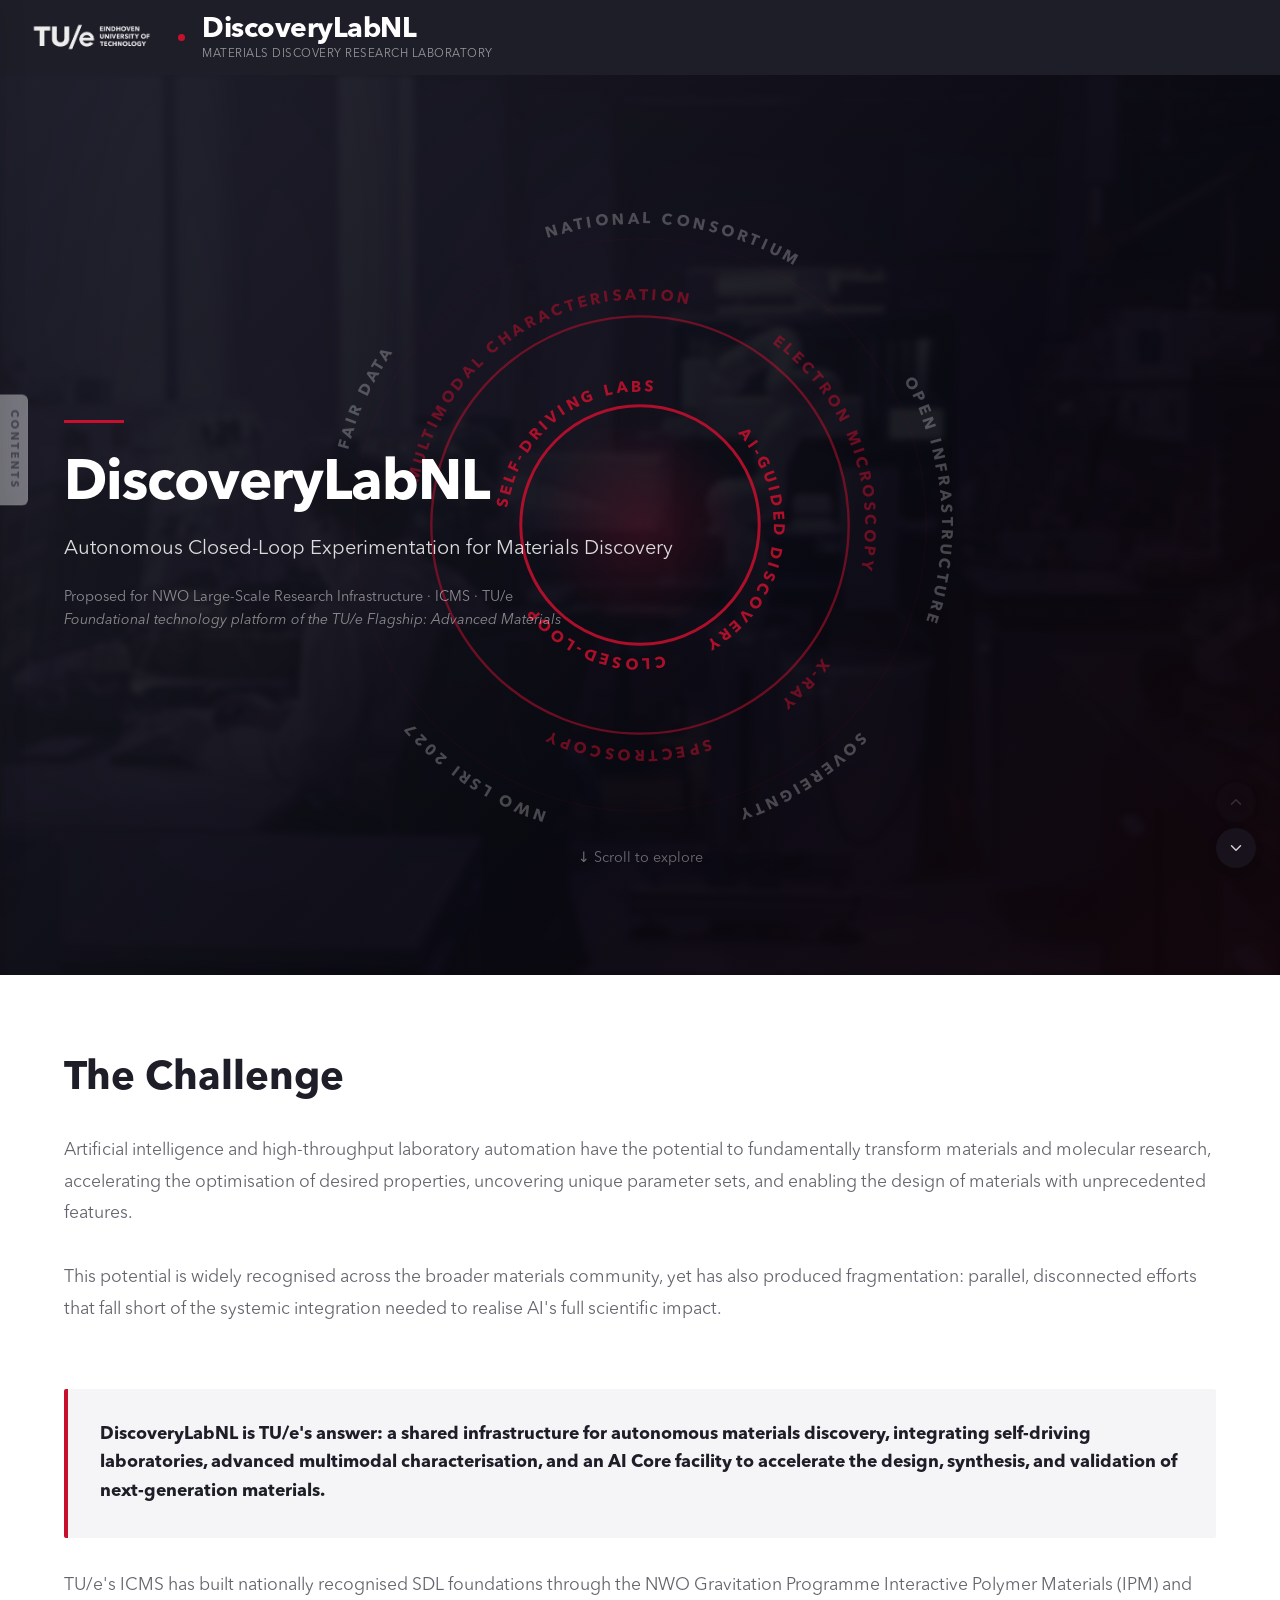
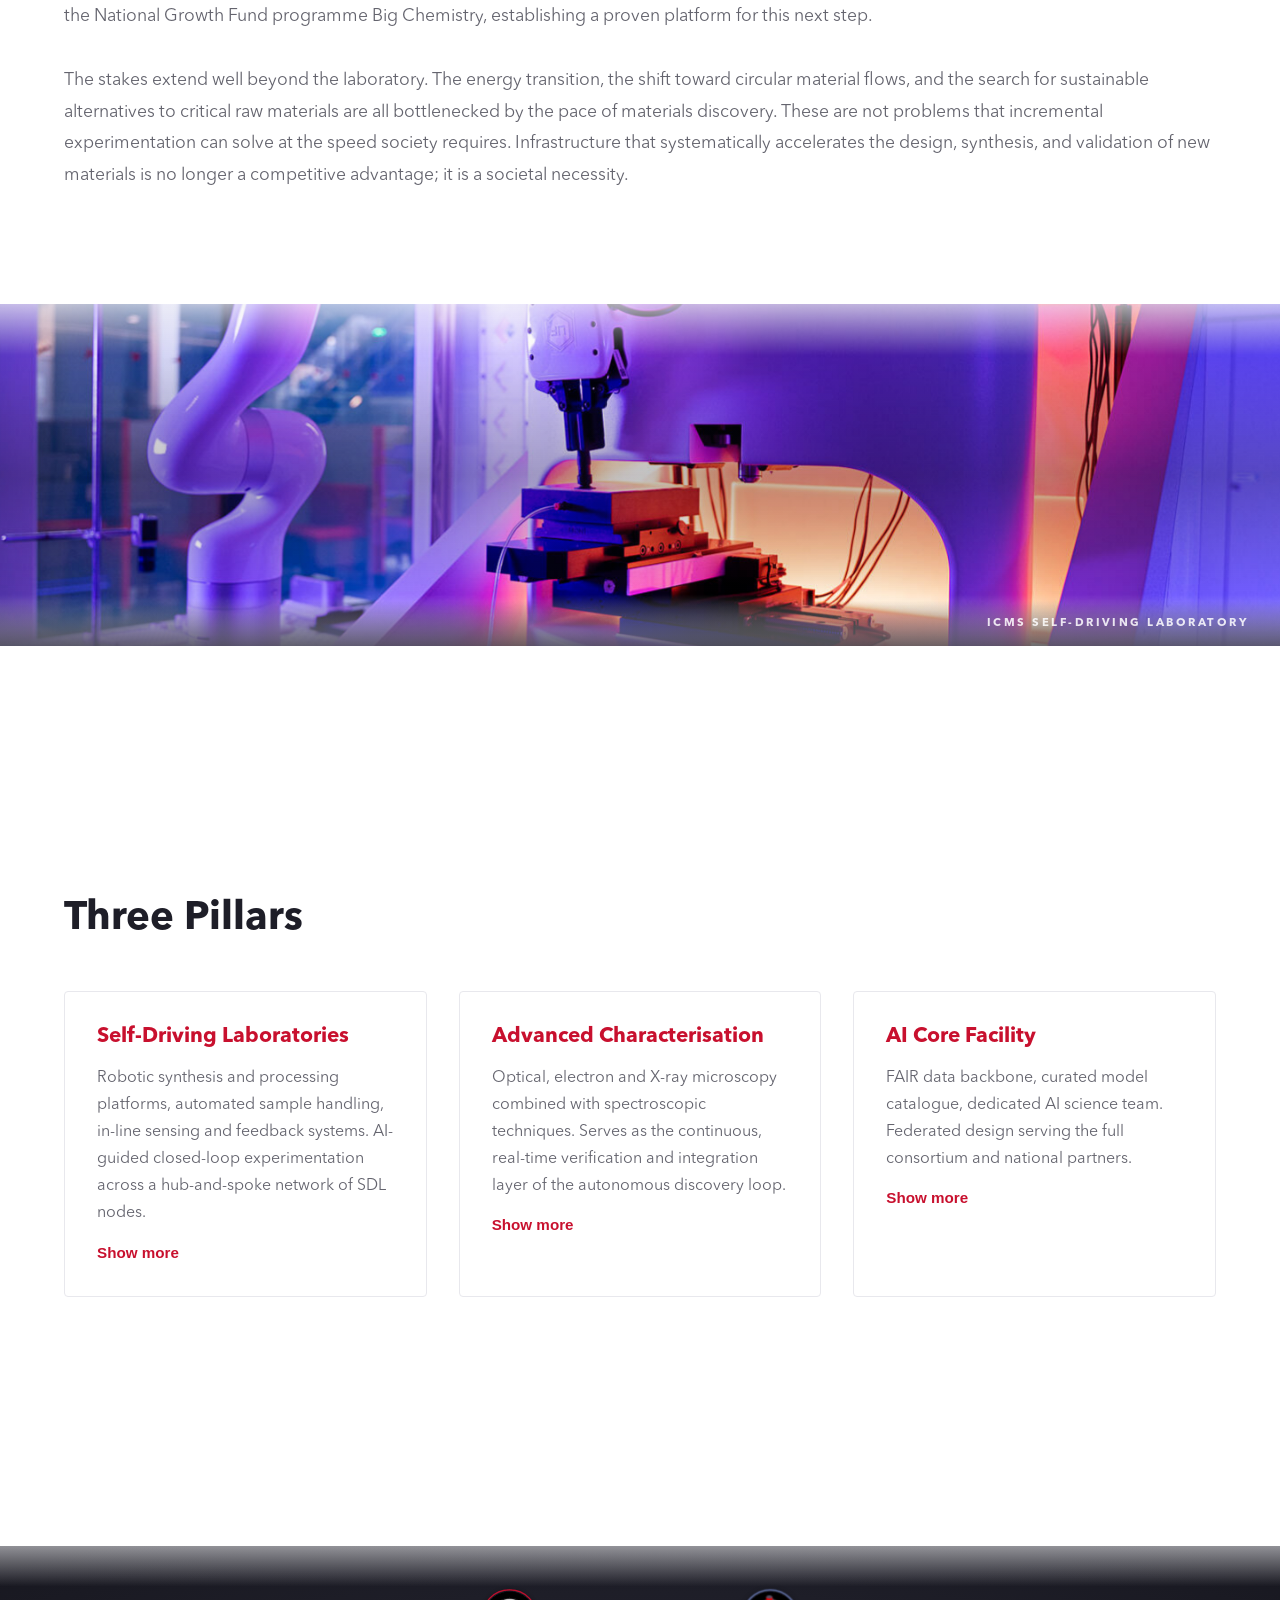
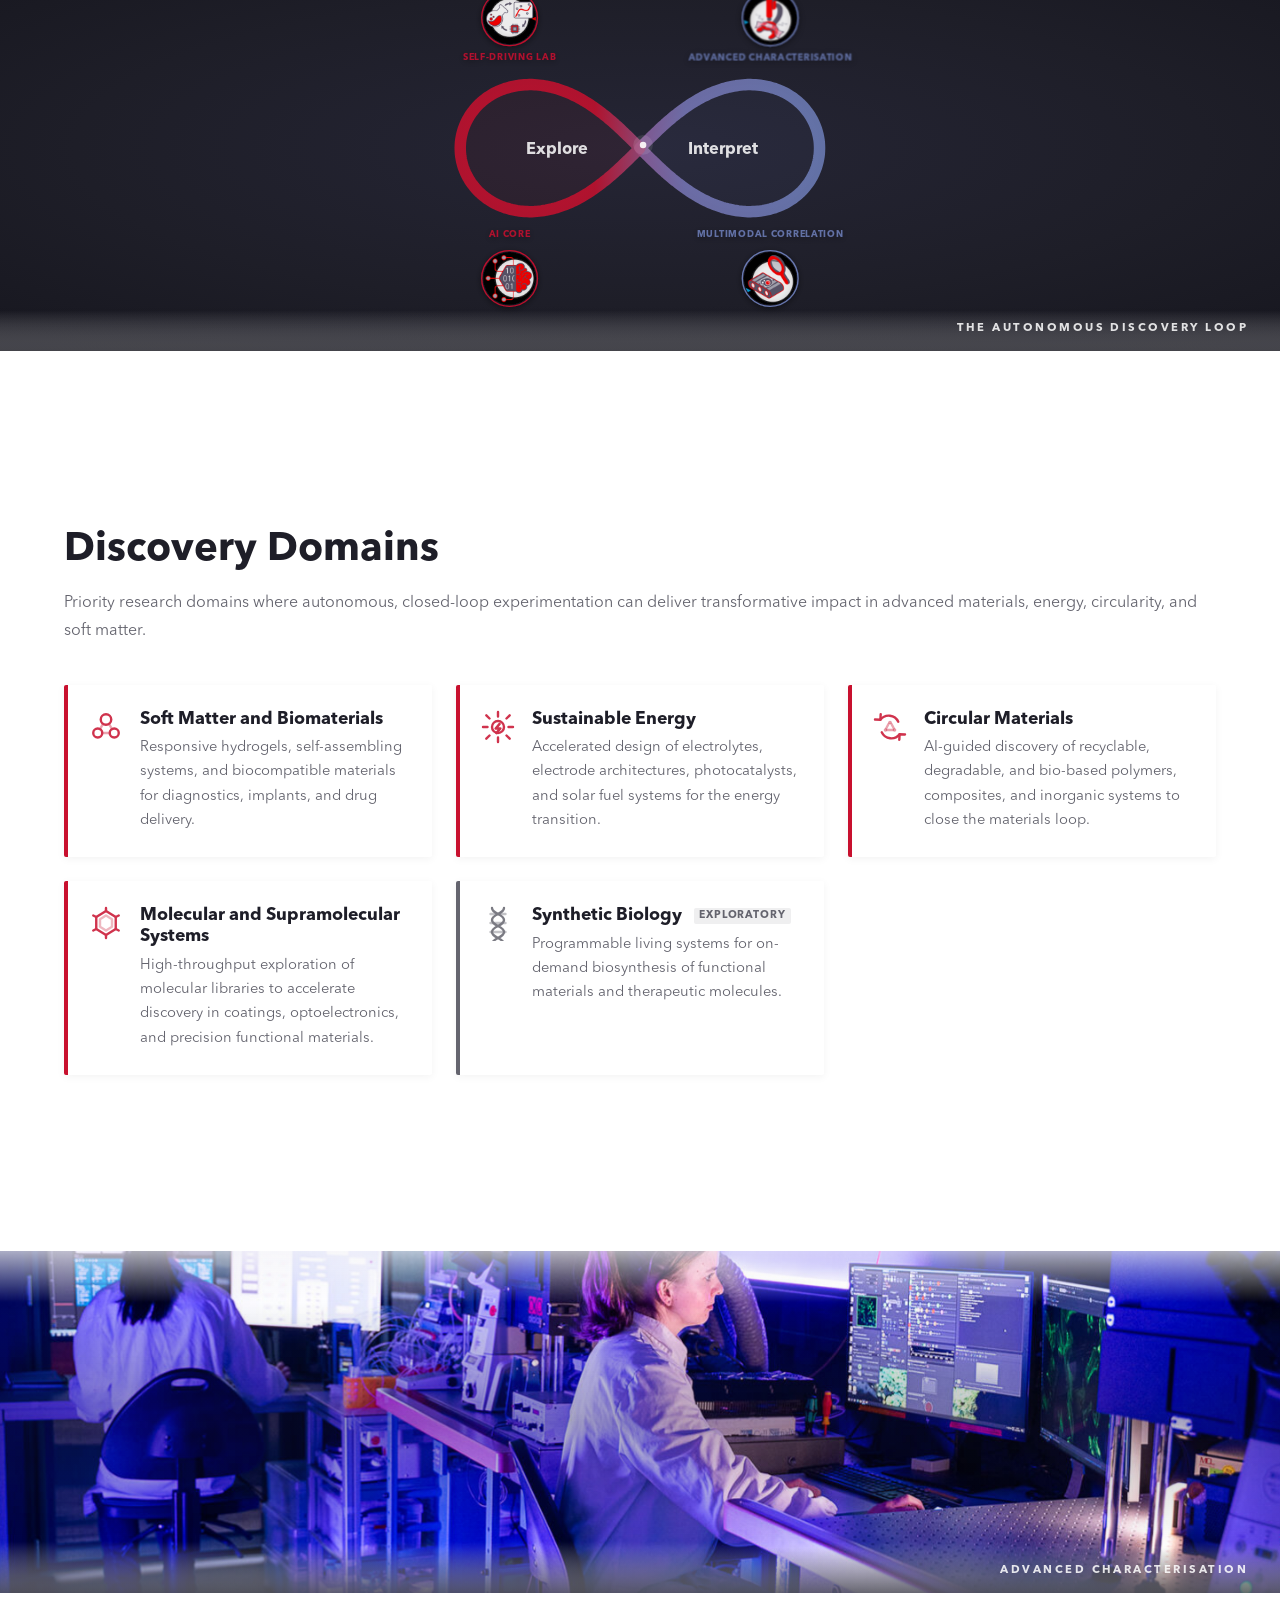
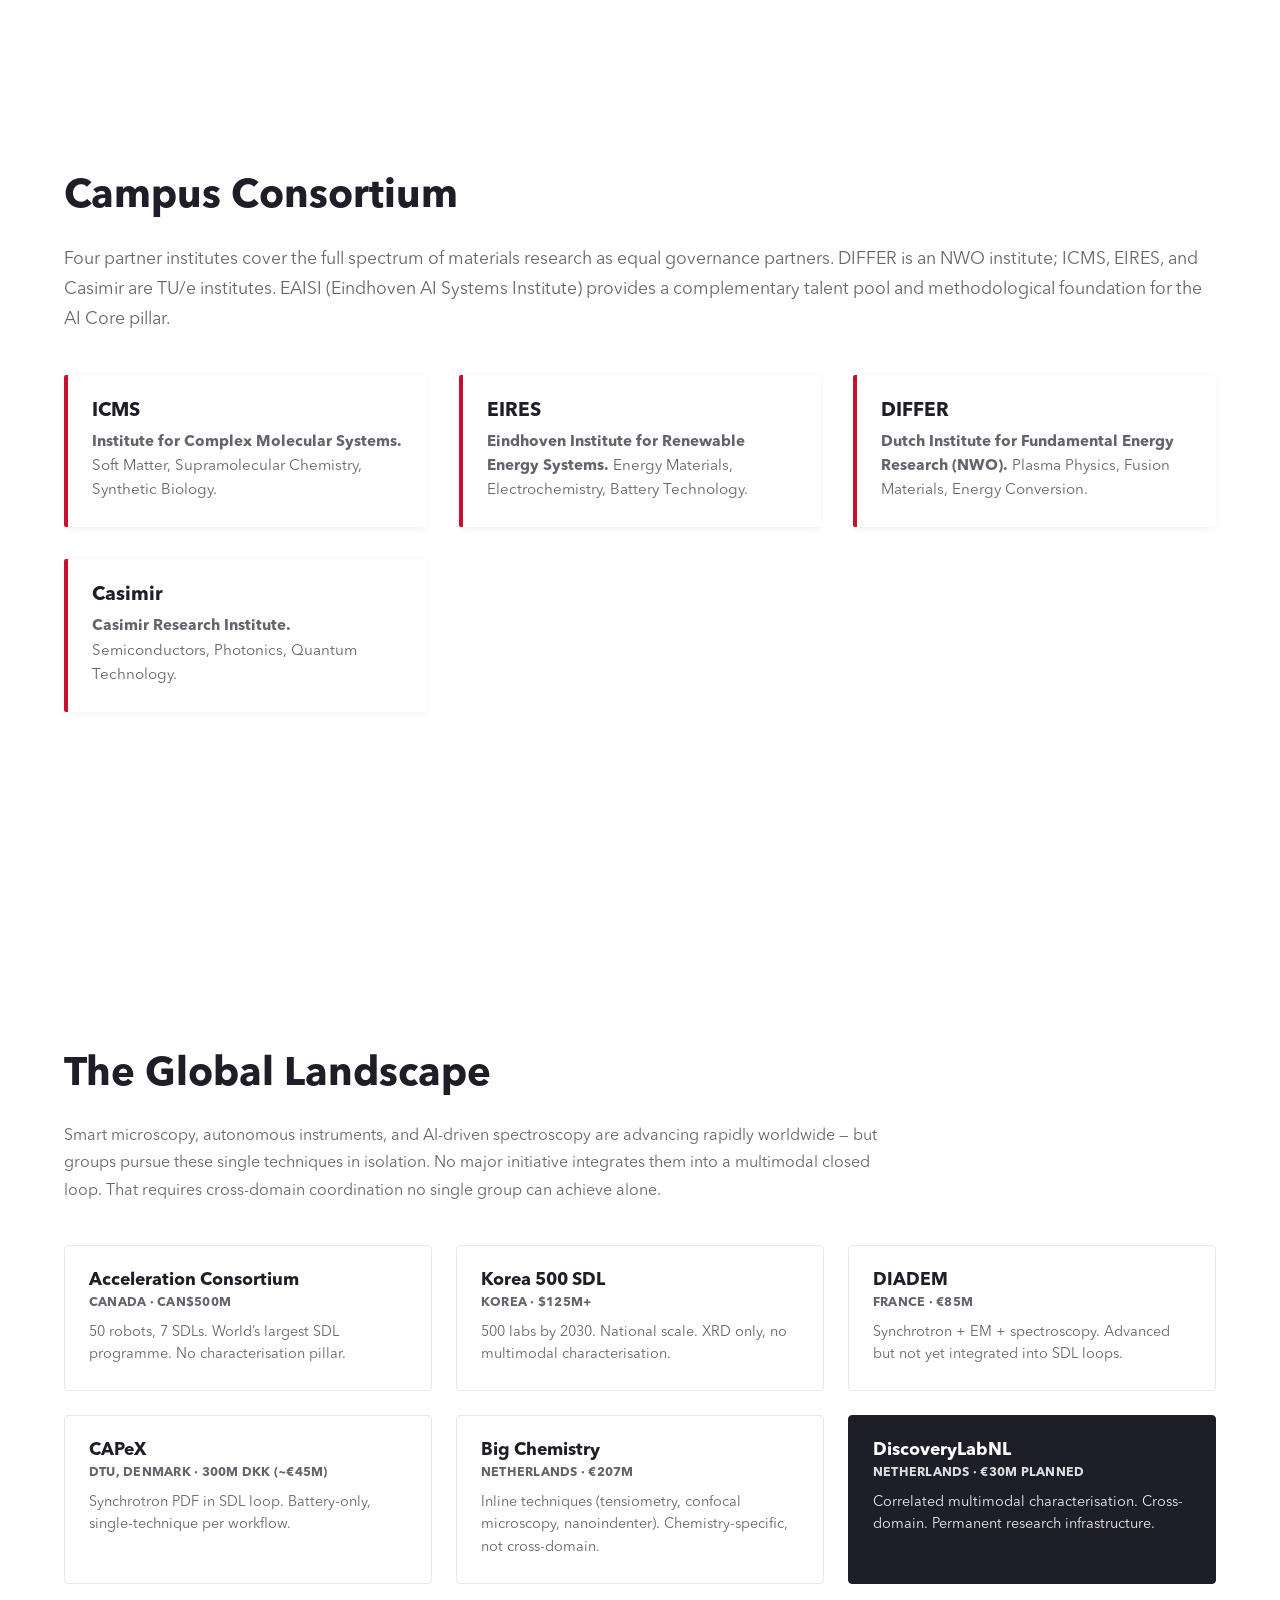
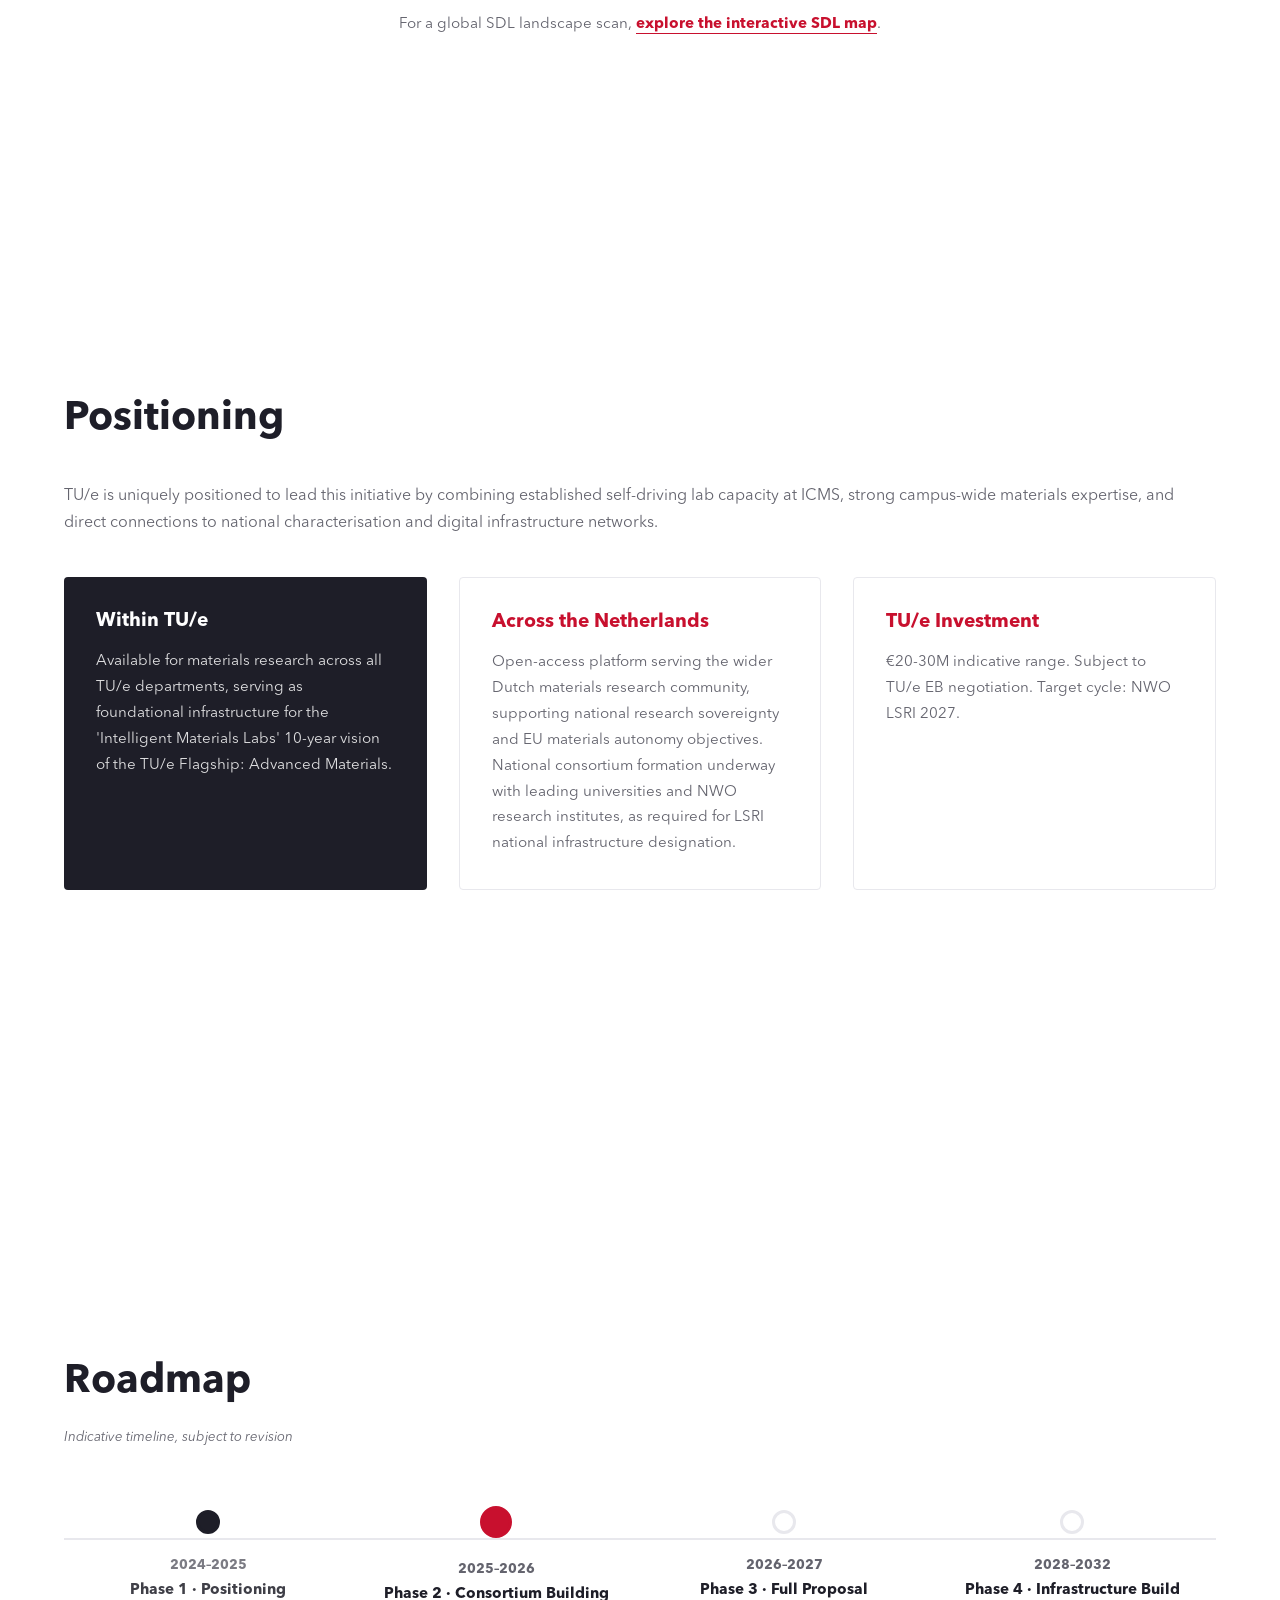
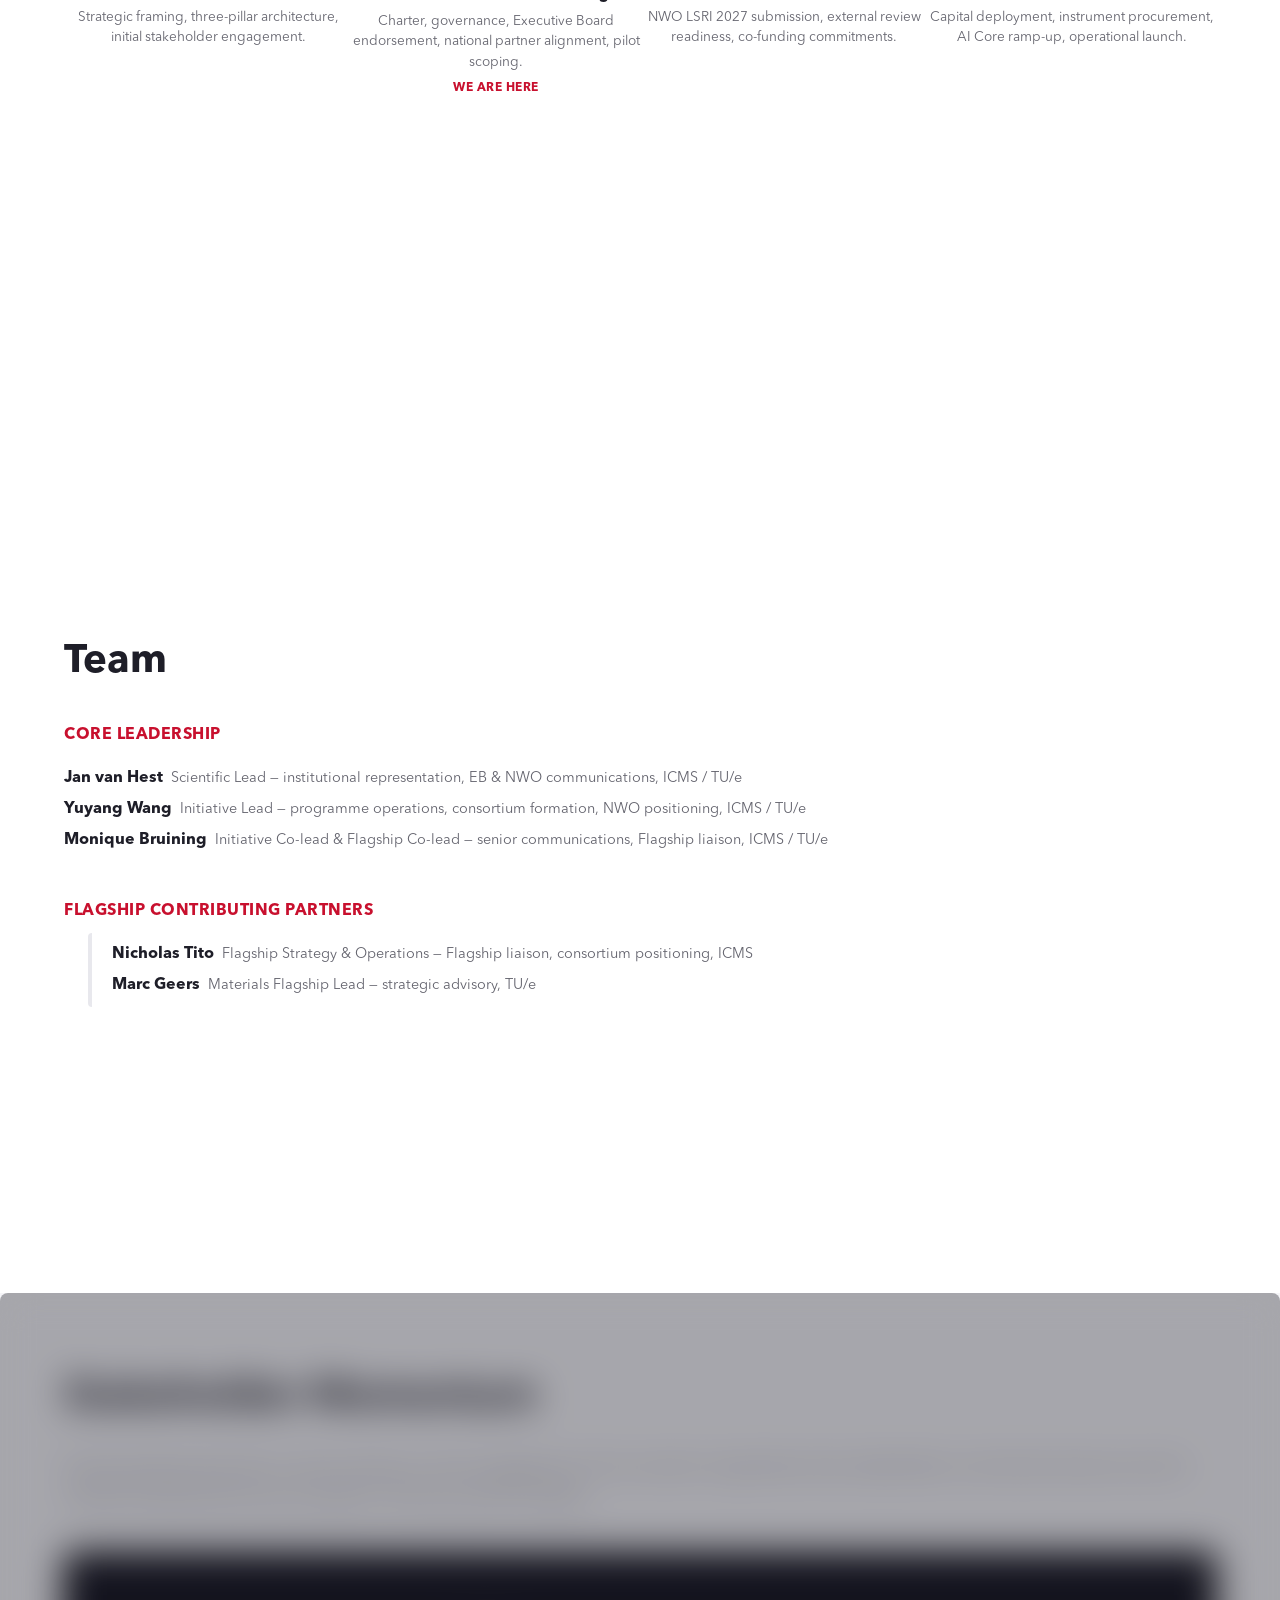
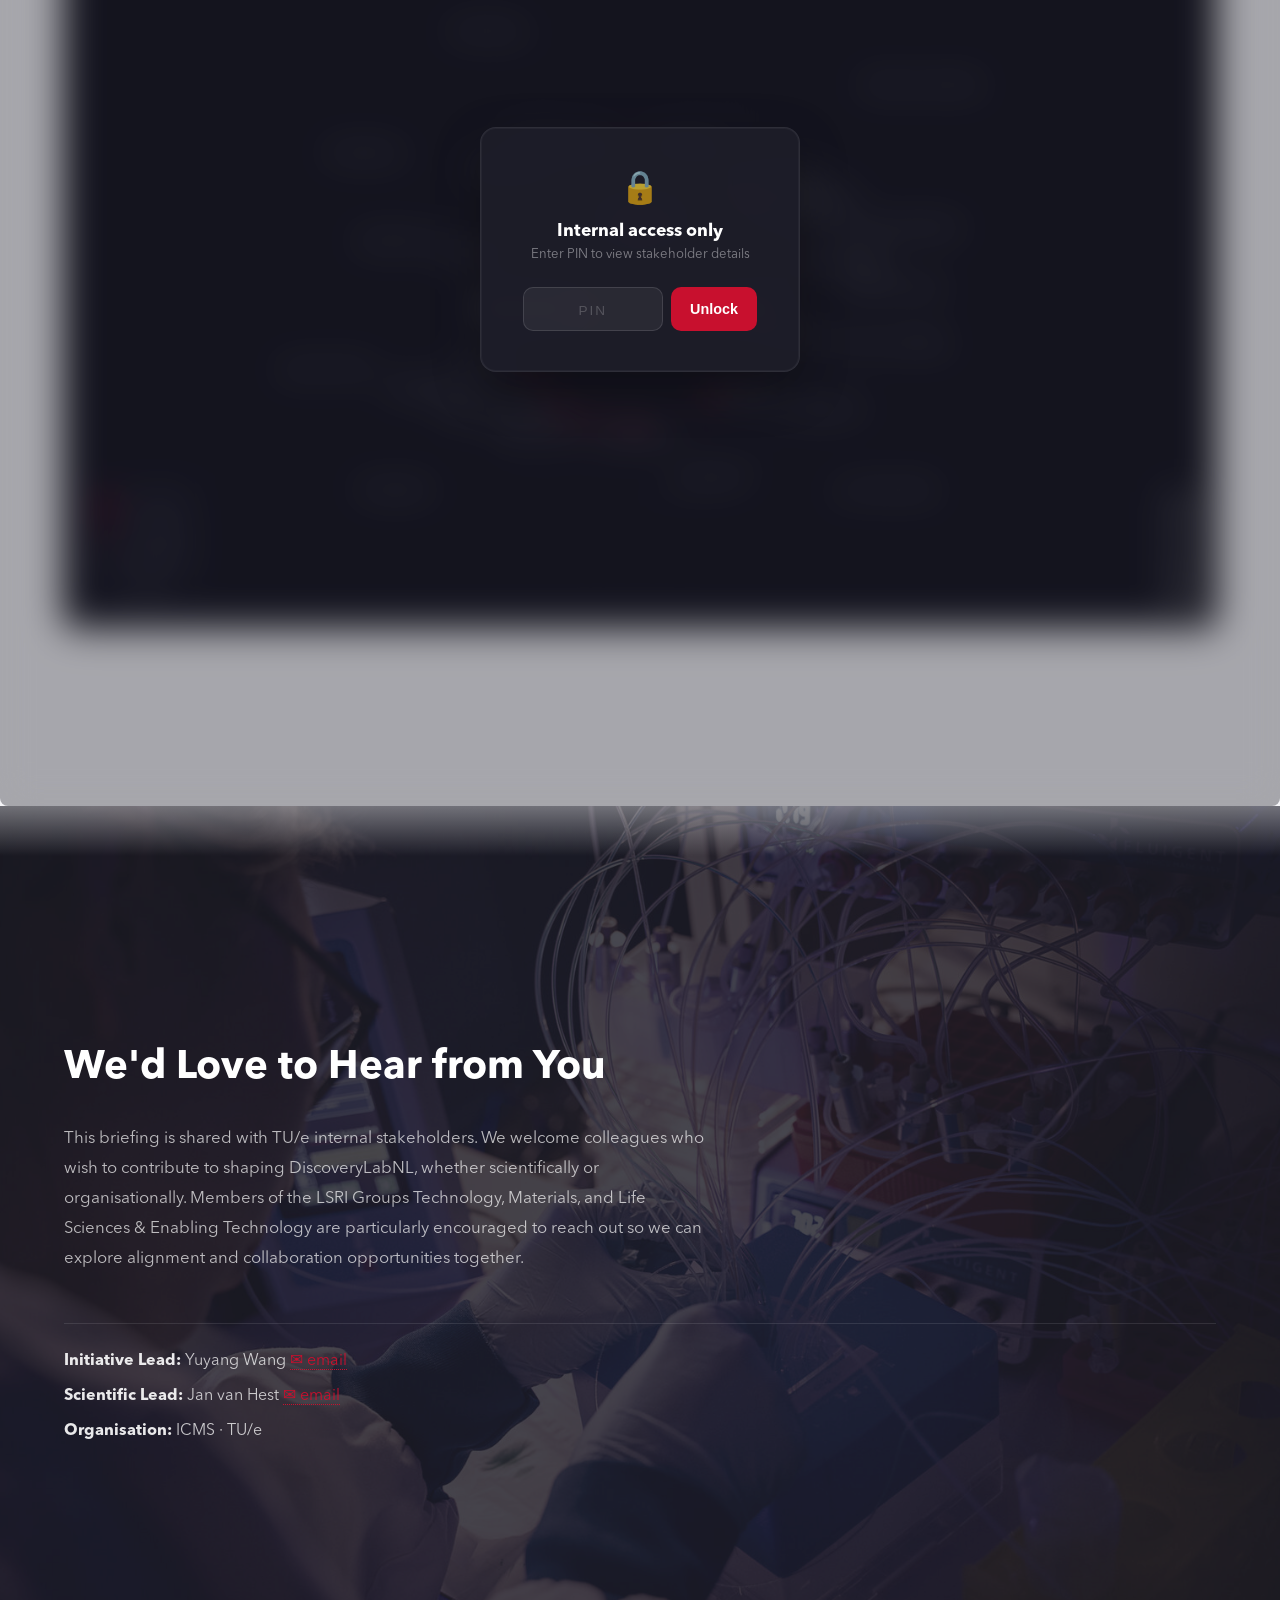
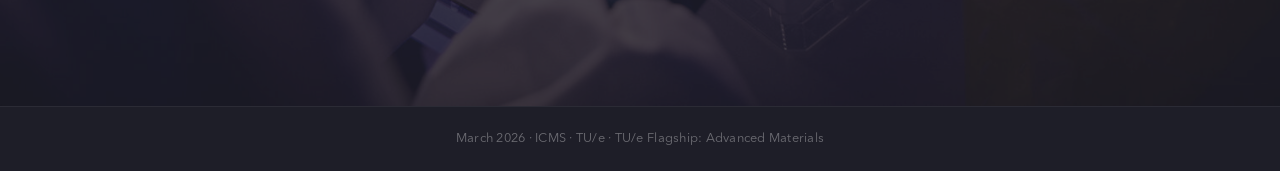
<file: embedded/lsri/index.html>
<!DOCTYPE html>
<html lang="en">
<head>
    <meta charset="UTF-8">
    <meta name="viewport" content="width=device-width, initial-scale=1.0">
    <title>DiscoveryLabNL - Interactive Briefing</title>
    <link rel="icon" type="image/svg+xml" href="favicon.svg">
    <meta name="theme-color" content="#1E1E28">
    <style>
        /* Font declarations */
        @font-face {
            font-family: 'Avenir Next LT Pro';
            src: url('AvenirNextLTPro-Regular.otf') format('opentype');
            font-weight: 400;
            font-display: swap;
        }
        @font-face {
            font-family: 'Avenir Next LT Pro';
            src: url('AvenirNextLTPro-Bold.otf') format('opentype');
            font-weight: 700;
            font-display: swap;
        }
        @font-face {
            font-family: 'Avenir Next LT Pro';
            src: url('AvenirNextLTPro-It.otf') format('opentype');
            font-style: italic;
            font-weight: 400;
            font-display: swap;
        }
        @font-face {
            font-family: 'Avenir Next LT Pro';
            src: url('AvenirNextLTPro-BoldIt.otf') format('opentype');
            font-weight: 700;
            font-style: italic;
            font-display: swap;
        }

        /* CSS Variables */
        :root {
            --tue-red: #C8102E;
            --tue-red-light: rgba(200, 16, 46, 0.15);
            --tue-dark: #1E1E28;
            --tue-gray: #64646E;
            --tue-light: #F5F5F8;
            --tue-light-border: #E8E8ED;
        }

        /* Reset and base styles */
        * { margin: 0; padding: 0; box-sizing: border-box; }
        html { scroll-behavior: smooth; scroll-padding-top: 60px; }
        body {
            font-family: 'Avenir Next LT Pro', system-ui, sans-serif;
            color: var(--tue-dark);
            background-color: #FFFFFF;
            overflow-x: hidden;
        }

        /* Scroll progress bar */
        .scroll-progress {
            position: fixed; top: 0; left: 0; height: 3px;
            background-color: var(--tue-red); width: 0%; z-index: 1000;
            transition: width 0.1s ease-out;
        }

        /* Header */
        header {
            position: sticky; top: 0; z-index: 100;
            background: var(--tue-dark);
            color: white;
            padding: 0.85rem 1.75rem;
            display: flex; align-items: center; justify-content: space-between;
            box-shadow: none;
            transition: background 0.4s ease, backdrop-filter 0.4s ease, -webkit-backdrop-filter 0.4s ease, box-shadow 0.4s ease;
        }
        header.header-solid {
            background: rgba(30, 30, 40, 0.92);
            backdrop-filter: saturate(180%) blur(16px);
            -webkit-backdrop-filter: saturate(180%) blur(16px);
            box-shadow: 0 1px 8px rgba(0, 0, 0, 0.15);
        }
        .header-content { display: flex; align-items: center; gap: 1.1rem; }
        .header-logo { height: 36px; width: auto; filter: brightness(0) invert(1); opacity: 0.92; cursor: pointer; transition: opacity 0.2s ease; }
        .header-logo:hover { opacity: 1; }
        .header-sep {
            width: 7px; height: 7px; border-radius: 50%;
            background: var(--tue-red);
            flex-shrink: 0;
            animation: headerPulse 2.8s ease-in-out infinite;
        }
        @keyframes headerPulse {
            0%, 100% { opacity: 0.55; transform: scale(1); box-shadow: 0 0 0 0 rgba(200, 16, 46, 0); }
            50% { opacity: 1; transform: scale(1.4); box-shadow: 0 0 10px 3px rgba(200, 16, 46, 0.35); }
        }
        .header-text { display: flex; flex-direction: column; gap: 0.1rem; }
        .header-title { font-size: 1.75rem; font-weight: 700; letter-spacing: -0.5px; line-height: 1.15; }
        .header-tagline { font-size: 0.72rem; color: rgba(255,255,255,0.55); letter-spacing: 0.5px; text-transform: uppercase; font-weight: 400; }
        .nav-toggle {
            background: none; border: none; color: white;
            font-size: 1.5rem; cursor: pointer; display: none; padding: 0.5rem;
        }

        /* Main layout */
        .container { display: flex; min-height: calc(100vh - 60px); }

        /* Sidebar — overlay drawer */
        .sidebar {
            width: 240px;
            position: fixed;
            top: 0; left: 0; bottom: 0;
            z-index: 150;
            padding: 5rem 0 2rem;
            overflow-y: auto;
            background: rgba(245,245,248,0.88);
            -webkit-backdrop-filter: saturate(180%) blur(24px);
            backdrop-filter: saturate(180%) blur(24px);
            border-right: 1px solid rgba(200,200,210,0.25);
            box-shadow: 4px 0 24px rgba(0,0,0,0.08);
            transform: translateX(-100%);
            transition: transform 0.32s cubic-bezier(0.4, 0, 0.2, 1);
        }
        .sidebar.open { transform: translateX(0); }
        .sidebar-nav { list-style: none; }
        .sidebar-nav li { border-left: 3px solid transparent; transition: all 0.15s ease; }
        .sidebar-nav li a {
            display: block; padding: 0.7rem 1.75rem;
            color: var(--tue-dark); text-decoration: none;
            font-size: 0.9rem; font-weight: 500;
            letter-spacing: 0.01em;
        }
        .sidebar-nav li a:hover { background-color: rgba(200, 16, 46, 0.06); }
        .sidebar-nav li.active { border-left-color: var(--tue-red); background-color: rgba(200, 16, 46, 0.08); }
        .sidebar-nav li.active a { color: var(--tue-red); font-weight: 700; }

        /* Sidebar backdrop — click to close */
        .sidebar-backdrop {
            display: none;
            position: fixed;
            inset: 0;
            z-index: 149;
            background: rgba(0,0,0,0.08);
        }
        .sidebar-backdrop.show { display: block; }

        /* Floating "Contents" trigger tab */
        .nav-trigger {
            position: fixed;
            top: 50%;
            left: 0;
            transform: translateY(-50%);
            z-index: 120;
            writing-mode: vertical-rl;
            text-orientation: mixed;
            padding: 0.9rem 0.45rem;
            font-family: 'Avenir Next LT Pro', sans-serif;
            font-size: 0.7rem;
            font-weight: 600;
            letter-spacing: 0.18em;
            text-transform: uppercase;
            color: var(--tue-gray);
            background: rgba(245,245,248,0.7);
            -webkit-backdrop-filter: blur(12px);
            backdrop-filter: blur(12px);
            border: 1px solid rgba(200,200,210,0.3);
            border-left: none;
            border-radius: 0 6px 6px 0;
            cursor: pointer;
            transition: color 0.2s ease, background 0.2s ease, opacity 0.3s ease;
            opacity: 0.6;
        }
        .nav-trigger:hover {
            color: var(--tue-red);
            background: rgba(245,245,248,0.92);
            opacity: 1;
        }
        .nav-trigger.hidden { opacity: 0; pointer-events: none; }

        /* Floating section nav (next/prev) */
        .section-nav {
            position: fixed;
            right: 1.5rem;
            bottom: 2rem;
            z-index: 110;
            display: flex;
            flex-direction: column;
            gap: 0.4rem;
        }
        .section-nav button {
            width: 40px;
            height: 40px;
            border: none;
            border-radius: 50%;
            background: rgba(30,30,40,0.55);
            -webkit-backdrop-filter: saturate(180%) blur(14px);
            backdrop-filter: saturate(180%) blur(14px);
            color: rgba(255,255,255,0.8);
            font-size: 1rem;
            cursor: pointer;
            display: flex;
            align-items: center;
            justify-content: center;
            transition: background 0.2s ease, transform 0.15s ease, opacity 0.3s ease;
            box-shadow: 0 2px 10px rgba(0,0,0,0.12);
        }
        .section-nav button:hover {
            background: rgba(200,16,46,0.8);
            transform: scale(1.08);
        }
        .section-nav button:active { transform: scale(0.94); }
        .section-nav button:disabled {
            opacity: 0.2;
            pointer-events: none;
        }
        .section-nav button svg {
            width: 18px;
            height: 18px;
            stroke: currentColor;
            stroke-width: 2;
            fill: none;
            stroke-linecap: round;
            stroke-linejoin: round;
        }

        /* Main content — full width */
        .content { flex: 1; margin-left: 0; transition: none; }
        .content.expanded { margin-left: 0; }

        /* Section */
        section {
            min-height: 100vh; padding: 5rem 4rem;
            display: flex; flex-direction: column; justify-content: center;
        }

        /* ============================================ */
        /*  LANDING SECTION - Enhanced ring design      */
        /* ============================================ */
        #landing {
            background: linear-gradient(135deg, var(--tue-dark) 0%, #0a0a12 60%, #12060a 100%);
            color: white; position: relative; overflow: hidden;
            padding: 6rem 4rem; min-height: 100vh;
            display: flex; flex-direction: column; justify-content: center;
            align-items: flex-start;
        }
        #landing .landing-bg {
            position: absolute;
            inset: 0;
            width: 100%;
            height: 100%;
            object-fit: cover;
            object-position: center;
            opacity: 0.07;
            filter: saturate(0.3) blur(3px);
            z-index: 0;
        }

        /* === Ring container — centered on screen, large & immersive === */
        .landing-ring-container {
            position: absolute;
            top: 50%; left: 50%;
            transform: translate(-50%, -50%);
            width: 620px; height: 620px;
            pointer-events: none;
            opacity: 0;
            animation: ringFadeIn 1.8s ease-out 0.2s forwards;
        }
        @keyframes ringFadeIn {
            from { opacity: 0; transform: translate(-50%, -50%) scale(0.88); }
            to   { opacity: 1; transform: translate(-50%, -50%) scale(1); }
        }
        @keyframes ringFadeInMobile {
            from { opacity: 0; transform: translate(-50%, -50%) scale(0.88); }
            to   { opacity: 0.7; transform: translate(-50%, -50%) scale(1); }
        }

        .landing-ring-container svg {
            width: 100%; height: 100%;
            overflow: visible;
        }

        /* Pulsating animation for rings */
        @keyframes pulse-inner {
            0%, 100% { opacity: 0.85; transform: scale(1); }
            50% { opacity: 1; transform: scale(1.04); }
        }
        @keyframes pulse-mid {
            0%, 100% { opacity: 0.5; transform: scale(1); }
            50% { opacity: 0.7; transform: scale(1.02); }
        }
        @keyframes glow-inner {
            0%, 100% { filter: drop-shadow(0 0 8px rgba(200,16,46,0.4)) drop-shadow(0 0 24px rgba(200,16,46,0.15)); }
            50% { filter: drop-shadow(0 0 22px rgba(200,16,46,0.8)) drop-shadow(0 0 48px rgba(200,16,46,0.25)); }
        }
        /* Slow rotation for keyword text groups */
        @keyframes rotate-cw {
            from { transform: rotate(0deg); }
            to { transform: rotate(360deg); }
        }
        @keyframes rotate-ccw {
            from { transform: rotate(0deg); }
            to { transform: rotate(-360deg); }
        }

        .ring-inner {
            animation: pulse-inner 3s ease-in-out infinite, glow-inner 3s ease-in-out infinite;
            transform-origin: 260px 260px;
        }
        .ring-mid {
            animation: pulse-mid 4s ease-in-out infinite;
            transform-origin: 260px 260px;
        }
        .ring-outer {
            opacity: 0.25;
        }

        /* Rotating text groups */
        .text-ring-inner {
            animation: rotate-ccw 60s linear infinite;
            transform-origin: 260px 260px;
        }
        .text-ring-mid {
            animation: rotate-cw 90s linear infinite;
            transform-origin: 260px 260px;
        }
        .text-ring-outer {
            animation: rotate-ccw 120s linear infinite;
            transform-origin: 260px 260px;
        }

        .ring-keyword {
            font-family: 'Avenir Next LT Pro', system-ui, sans-serif;
            font-size: 13px;
            font-weight: 700;
            letter-spacing: 3px;
            text-transform: uppercase;
        }

        .landing-content {
            position: relative; z-index: 2; max-width: 640px;
        }
        .landing-accent-line {
            width: 60px; height: 3px;
            background-color: var(--tue-red);
            margin-bottom: 2rem;
        }
        .landing-title {
            font-size: 3.5rem; font-weight: 700;
            line-height: 1.1; margin-bottom: 1rem; letter-spacing: -1px;
        }
        .landing-subtitle {
            font-size: 1.25rem; font-weight: 500;
            color: rgba(255, 255, 255, 0.85);
            margin-bottom: 1.5rem; line-height: 1.6;
        }
        .landing-meta {
            font-size: 0.9rem; color: rgba(255, 255, 255, 0.5); font-weight: 400;
        }

        /* Scroll indicator — entrance + bounce combined in one keyframe */
        .landing-scroll {
            position: fixed; bottom: 2rem; left: 50%;
            transform: translateX(-50%);
            z-index: 90;
            font-size: 0.9rem; color: rgba(255, 255, 255, 0.4);
            opacity: 0;
            animation: scrollEnterThenBounce 3s ease-out 1.2s forwards;
            transition: opacity 0.4s ease;
        }
        .landing-scroll.fade-out { opacity: 0 !important; pointer-events: none; }
        @keyframes bounce {
            0%, 100% { transform: translateX(-50%) translateY(0); }
            50% { transform: translateX(-50%) translateY(8px); }
        }
        @keyframes scrollEnterThenBounce {
            0%   { opacity: 0; transform: translateX(-50%) translateY(16px); }
            15%  { opacity: 1; transform: translateX(-50%) translateY(0); }
            /* Then bounce indefinitely via iteration count on JS — or just a few gentle bobs */
            40%, 100% { opacity: 1; transform: translateX(-50%) translateY(0); }
            55%  { opacity: 1; transform: translateX(-50%) translateY(6px); }
            70%  { opacity: 1; transform: translateX(-50%) translateY(0); }
            85%  { opacity: 1; transform: translateX(-50%) translateY(6px); }
        }

        /* Challenge */
        #challenge h2 { font-size: 2.5rem; margin-bottom: 2rem; color: var(--tue-dark); }
        .challenge-text { font-size: 1.1rem; line-height: 1.8; margin-bottom: 2rem; color: var(--tue-gray); }
        .challenge-callout {
            background-color: var(--tue-light); border-left: 4px solid var(--tue-red);
            padding: 2rem; margin: 2rem 0; border-radius: 2px;
        }
        .challenge-callout p { font-size: 1.1rem; font-weight: 600; color: var(--tue-dark); line-height: 1.6; }

        /* Pillars */
        #pillars h2 { font-size: 2.5rem; margin-bottom: 3rem; color: var(--tue-dark); }
        .pillars-grid { display: grid; grid-template-columns: repeat(auto-fit, minmax(320px, 1fr)); gap: 2rem; }
        .pillar-card {
            background: white; border: 1px solid var(--tue-light-border);
            border-radius: 4px; padding: 2rem; transition: all 0.3s ease; cursor: pointer;
        }
        .pillar-card:hover { box-shadow: 0 8px 24px rgba(0,0,0,0.1); border-color: var(--tue-red); }
        .pillar-card h3 { font-size: 1.3rem; color: var(--tue-red); margin-bottom: 1rem; font-weight: 700; }
        .pillar-card p { font-size: 1rem; line-height: 1.7; color: var(--tue-gray); margin-bottom: 1rem; }
        .pillar-expand-btn {
            background: none; border: none; color: var(--tue-red); cursor: pointer;
            font-weight: 600; font-size: 0.95rem; padding: 0; transition: color 0.2s ease;
        }
        .pillar-expand-btn:hover { color: var(--tue-dark); }
        .pillar-expanded { max-height: 0; overflow: hidden; transition: max-height 0.3s ease; }
        .pillar-expanded.open { max-height: 500px; }
        .pillar-expanded p {
            margin-top: 1rem; padding-top: 1rem;
            border-top: 1px solid var(--tue-light-border);
            font-size: 0.95rem; color: var(--tue-gray); line-height: 1.7;
        }

        /* Discovery Domains */
        #domains h2 { font-size: 2.5rem; margin-bottom: 1rem; color: var(--tue-dark); }
        .domains-intro { font-size: 1rem; color: var(--tue-gray); margin-bottom: 2.5rem; line-height: 1.7; }
        .positioning-intro { font-size: 1rem; color: var(--tue-gray); margin-bottom: 2.5rem; line-height: 1.7; }
        .domains-grid {
            display: grid; grid-template-columns: repeat(auto-fit, minmax(280px, 1fr)); gap: 1.5rem;
        }
        .domain-card {
            background: white; border-left: 4px solid var(--tue-red);
            padding: 1.5rem 1.5rem 1.5rem 1.25rem; border-radius: 2px;
            box-shadow: 0 2px 8px rgba(0,0,0,0.05);
            display: flex; gap: 1rem; align-items: flex-start;
            transition: box-shadow 0.3s ease, border-color 0.3s ease;
        }
        .domain-card:hover { box-shadow: 0 8px 24px rgba(0,0,0,0.1); }
        .domain-icon {
            flex-shrink: 0; width: 36px; height: 36px;
            color: var(--tue-red); opacity: 0.85;
        }
        .domain-icon svg { width: 100%; height: 100%; }
        .domain-body { flex: 1; }
        .domain-body h3 { font-size: 1.1rem; color: var(--tue-dark); margin-bottom: 0.4rem; font-weight: 700; }
        .domain-body p { font-size: 0.92rem; line-height: 1.65; color: var(--tue-gray); margin: 0; }
        .domain-card.exploratory { border-left-color: var(--tue-gray); opacity: 0.75; }
        .domain-card.exploratory:hover { opacity: 1; }
        .domain-card.exploratory .domain-icon { color: var(--tue-gray); }
        .domain-badge { display: inline-block; font-size: 0.65rem; font-weight: 700; letter-spacing: 0.08em; text-transform: uppercase; color: var(--tue-gray); background: rgba(100,100,110,0.10); padding: 0.15em 0.5em; border-radius: 2px; margin-left: 0.5rem; vertical-align: middle; }

        /* Campus Consortium */
        #campus h2 { font-size: 2.5rem; margin-bottom: 1.5rem; color: var(--tue-dark); }
        .campus-intro { font-size: 1.1rem; color: var(--tue-gray); margin-bottom: 2.5rem; line-height: 1.7; }
        .consortium-grid { display: grid; grid-template-columns: repeat(auto-fit, minmax(280px, 1fr)); gap: 2rem; }
        .consortium-card {
            background: white; border-left: 4px solid var(--tue-red);
            padding: 1.5rem; border-radius: 2px; box-shadow: 0 2px 8px rgba(0,0,0,0.05);
        }
        .consortium-card h3 { font-size: 1.2rem; color: var(--tue-dark); margin-bottom: 0.5rem; font-weight: 700; }
        .consortium-card p { font-size: 0.95rem; color: var(--tue-gray); line-height: 1.6; }

        /* Positioning */
        #positioning h2 { font-size: 2.5rem; margin-bottom: 2.5rem; color: var(--tue-dark); }
        .positioning-grid { display: grid; grid-template-columns: repeat(auto-fit, minmax(300px, 1fr)); gap: 2rem; }
        .position-card {
            background: white; padding: 2rem; border-radius: 4px; border: 1px solid var(--tue-light-border);
        }
        .position-card h3 { font-size: 1.2rem; color: var(--tue-red); margin-bottom: 1rem; font-weight: 700; }
        .position-card p { font-size: 0.95rem; color: var(--tue-gray); line-height: 1.7; }
        .position-dark { background-color: var(--tue-dark); border: none; }
        .position-dark h3 { color: white; }
        .position-dark p { color: rgba(255,255,255,0.85); }

        /* Roadmap */
        #roadmap h2 { font-size: 2.5rem; margin-bottom: 3rem; color: var(--tue-dark); }
        .roadmap-timeline { display: flex; justify-content: space-between; align-items: flex-start; position: relative; padding: 2rem 0; }
        .roadmap-line { position: absolute; top: 60px; left: 0; right: 0; height: 2px; background-color: var(--tue-light-border); z-index: 0; }
        .roadmap-phases { display: flex; width: 100%; justify-content: space-between; position: relative; z-index: 1; }
        .roadmap-phase { flex: 1; text-align: center; position: relative; }
        .phase-dot {
            width: 24px; height: 24px; background-color: white;
            border: 3px solid var(--tue-light-border); border-radius: 50%;
            margin: 0 auto 1.5rem; transition: all 0.3s ease;
        }
        .roadmap-phase.active .phase-dot {
            background-color: var(--tue-red); border-color: var(--tue-red);
            width: 32px; height: 32px; margin-top: -4px;
        }
        .phase-marker { font-size: 0.85rem; color: var(--tue-gray); font-weight: 600; margin-bottom: 0.5rem; }
        .phase-title { font-size: 0.95rem; font-weight: 700; color: var(--tue-dark); margin-bottom: 0.5rem; }
        .phase-desc { font-size: 0.85rem; color: var(--tue-gray); line-height: 1.5; }
        .phase-here { font-size: 0.75rem; color: var(--tue-red); font-weight: 700; margin-top: 0.5rem; text-transform: uppercase; letter-spacing: 0.5px; }
        .roadmap-phase.done .phase-dot { background-color: var(--tue-dark); border-color: var(--tue-dark); }
        .roadmap-phase.done .phase-title, .roadmap-phase.done .phase-marker { opacity: 0.85; }

        /* Landscape */
        #landscape h2 { font-size: 2.5rem; margin-bottom: 1.5rem; color: var(--tue-dark); }
        .landscape-intro { font-size: 1rem; color: var(--tue-gray); margin-bottom: 2.5rem; line-height: 1.7; max-width: 820px; }
        .landscape-grid { display: grid; grid-template-columns: repeat(auto-fit, minmax(280px, 1fr)); gap: 1.5rem; }
        .landscape-card { background: #fff; border: 1px solid var(--tue-light-border); border-radius: 4px; padding: 1.5rem; transition: transform 0.2s ease, box-shadow 0.2s ease; }
        .landscape-card:hover { transform: translateY(-2px); box-shadow: 0 4px 16px rgba(0,0,0,0.06); }
        .landscape-card h3 { font-size: 1.1rem; color: var(--tue-dark); margin-bottom: 0.3rem; }
        .landscape-meta { font-size: 0.78rem; color: var(--tue-gray); font-weight: 600; letter-spacing: 0.02em; margin-bottom: 0.75rem; text-transform: uppercase; }
        .landscape-card p:last-child { font-size: 0.9rem; color: var(--tue-gray); line-height: 1.55; margin: 0; }
        .landscape-highlight { background: var(--tue-dark); border-color: var(--tue-dark); }
        .landscape-highlight h3 { color: #fff; }
        .landscape-highlight .landscape-meta { color: rgba(255,255,255,0.85); }
        .landscape-highlight p:last-child { color: rgba(255,255,255,0.92); }
        .landscape-cta { margin-top: 2rem; font-size: 0.95rem; color: var(--tue-gray); text-align: center; }
        .landscape-cta a { color: var(--tue-red); text-decoration: none; font-weight: 600; border-bottom: 1px solid var(--tue-red); padding-bottom: 1px; transition: opacity 0.2s; }
        .landscape-cta a:hover { opacity: 0.7; }
        @media (max-width: 768px) {
            .landscape-grid { grid-template-columns: 1fr; }
        }

        /* Team */
        #team h2 { font-size: 2.5rem; margin-bottom: 2.5rem; color: var(--tue-dark); }
        .team-group { margin-bottom: 2.5rem; }
        .team-group h3 {
            font-size: 1rem; color: var(--tue-red); text-transform: uppercase;
            letter-spacing: 0.5px; margin-bottom: 1.5rem; font-weight: 700;
        }
        .team-member { display: flex; align-items: baseline; margin-bottom: 0.75rem; }
        .team-member-name { font-weight: 700; color: var(--tue-dark); margin-right: 0.5rem; }
        .team-member-role { font-size: 0.9rem; color: var(--tue-gray); }
        .team-bracket { position: relative; padding-left: 1.5rem; margin-left: 1.5rem; }
        .team-bracket::before {
            content: ''; position: absolute; left: 0; top: -12px; bottom: -12px;
            width: 2px; background-color: var(--tue-light-border);
            border-top: 2px solid var(--tue-light-border);
            border-bottom: 2px solid var(--tue-light-border);
            border-left: 2px solid var(--tue-light-border);
            border-radius: 8px 0 0 8px;
        }

        /* ============================================ */
        /*  STAKEHOLDER SECTION - Dark map overhaul     */
        /* ============================================ */
        #stakeholders {
            background-color: var(--tue-light);
            position: relative;
            overflow: hidden;
        }
        #stakeholders h2 { font-size: 2.5rem; margin-bottom: 2rem; color: var(--tue-dark); }
        .stakeholder-intro { font-size: 1.1rem; color: var(--tue-gray); margin-bottom: 2.5rem; line-height: 1.7; }

        .map-container {
            background: #14141E;
            border-radius: 8px;
            box-shadow: 0 4px 24px rgba(0,0,0,0.18);
            position: relative;
            overflow: hidden;
            width: 100%;
            min-height: 500px;
            cursor: grab;
        }
        .map-container:active { cursor: grabbing; }

        .map-container svg {
            display: block;
            width: 100%;
            height: 100%;
            position: absolute;
            top: 0; left: 0;
        }

        .map-controls {
            position: absolute;
            bottom: 16px; right: 16px;
            display: flex; flex-direction: column; gap: 6px; z-index: 10;
        }
        .map-btn {
            width: 36px; height: 36px;
            background: rgba(255,255,255,0.1); border: 1px solid rgba(255,255,255,0.15);
            border-radius: 6px; cursor: pointer;
            display: flex; align-items: center; justify-content: center;
            font-size: 1.2rem; color: rgba(255,255,255,0.7);
            box-shadow: 0 1px 4px rgba(0,0,0,0.2);
            transition: background 0.15s;
            -webkit-backdrop-filter: blur(8px);
            backdrop-filter: blur(8px);
        }
        .map-btn:hover { background: rgba(255,255,255,0.2); color: white; }

        .map-zoom-hint {
            position: absolute;
            top: 50%; left: 50%;
            transform: translate(-50%, -50%);
            background: rgba(0, 0, 0, 0.6);
            backdrop-filter: blur(8px);
            -webkit-backdrop-filter: blur(8px);
            color: rgba(255,255,255,0.85);
            font-size: 0.8rem;
            font-weight: 500;
            padding: 10px 20px;
            border-radius: 20px;
            pointer-events: none;
            z-index: 20;
            opacity: 0;
            transition: opacity 0.4s ease;
            display: none;
        }
        .map-zoom-hint.visible { opacity: 1; }

        @media (min-width: 769px) {
            .map-zoom-hint { display: none !important; }
        }

        /* Stakeholder nodes */
        .s-node {
            cursor: pointer;
            transition: opacity 0.35s ease;
        }
        .s-node:hover .s-dot { filter: drop-shadow(0 0 10px rgba(200,16,46,0.6)); }
        .s-node:hover .s-name { fill: white !important; }
        .s-dot { transition: all 0.2s ease; }
        .s-name {
            font-family: 'Avenir Next LT Pro', system-ui, sans-serif;
            font-size: 16px; fill: rgba(255,255,255,0.85);
            pointer-events: none; font-weight: 500;
        }
        /* Core team names slightly larger and brighter */
        .s-node[data-tier="core"] .s-name {
            font-size: 17px; fill: rgba(255,255,255,0.95); font-weight: 700;
        }

        /* Node entrance animation (triggered by JS adding .map-entered to container) */
        .s-node {
            opacity: 0;
            transform: scale(0.7);
            transform-origin: var(--cx, 500px) var(--cy, 500px);
        }
        .map-entered .s-node {
            opacity: 1;
            transform: scale(1);
            transition: opacity 0.5s ease, transform 0.5s cubic-bezier(0.23, 1, 0.32, 1);
        }
        /* Stagger by tier */
        .map-entered .s-node[data-tier="core"]      { transition-delay: 0.1s; }
        .map-entered .s-node[data-tier="committed"]  { transition-delay: 0.35s; }
        .map-entered .s-node[data-tier="dialogue"]   { transition-delay: 0.6s; }
        .map-entered .s-node[data-tier="planned"]    { transition-delay: 0.9s; }

        /* Dim state when legend is hovered */
        .map-container.tier-focus .s-node {
            opacity: 0.12 !important;
            transition: opacity 0.25s ease;
        }
        .map-container.tier-focus .s-node.tier-highlight {
            opacity: 1 !important;
        }
        .map-container.tier-focus .s-node.tier-highlight .s-dot {
            filter: drop-shadow(0 0 8px rgba(200,16,46,0.5));
        }

        /* Core team pulse — scale-based for cross-browser support */
        @keyframes corePulse {
            0%, 100% { transform: scale(1); filter: drop-shadow(0 0 4px rgba(200,16,46,0.3)); }
            50% { transform: scale(1.25); filter: drop-shadow(0 0 10px rgba(200,16,46,0.6)); }
        }
        .map-entered .s-node[data-tier="core"] .s-dot {
            animation: corePulse 2.5s ease-in-out infinite;
            transform-box: fill-box;
            transform-origin: center;
        }

        /* Inner ring glow */
        @keyframes ringGlow {
            0%, 100% { filter: drop-shadow(0 0 4px rgba(200,16,46,0.3)); }
            50% { filter: drop-shadow(0 0 14px rgba(200,16,46,0.6)); }
        }
        .map-entered .ring-core {
            animation: ringGlow 3s ease-in-out infinite;
        }

        /* Floating legend overlay */
        .map-legend {
            position: absolute;
            bottom: 16px; left: 16px;
            display: flex; flex-direction: column; gap: 6px;
            background: rgba(20, 20, 30, 0.82);
            -webkit-backdrop-filter: saturate(180%) blur(16px);
            backdrop-filter: saturate(180%) blur(16px);
            border: 1px solid rgba(255,255,255,0.1);
            border-radius: 10px;
            padding: 12px 16px;
            z-index: 10;
        }
        .map-legend-item {
            display: flex; align-items: center; gap: 10px;
            cursor: pointer;
            padding: 3px 4px;
            border-radius: 4px;
            transition: background 0.15s;
        }
        .map-legend-item:hover {
            background: rgba(255,255,255,0.08);
        }
        .map-legend-item .legend-dot {
            width: 12px; height: 12px;
            border-radius: 50%;
            flex-shrink: 0;
        }
        .map-legend-item .legend-label {
            font-size: 0.8rem;
            color: rgba(255,255,255,0.7);
            font-weight: 500;
            letter-spacing: 0.3px;
        }
        .map-legend-item:hover .legend-label {
            color: white;
        }

        /* Sliding detail panel */
        .detail-panel {
            position: absolute; top: 0; right: 0;
            width: 320px; height: 100%;
            background: #1a1a26;
            border-left: 4px solid var(--tue-red);
            box-shadow: -4px 0 16px rgba(0,0,0,0.3);
            transform: translateX(100%);
            transition: transform 0.3s ease;
            z-index: 20;
            padding: 2rem;
            overflow-y: auto;
            color: rgba(255,255,255,0.85);
        }
        .detail-panel.open { transform: translateX(0); }
        .detail-panel-handle {
            display: none;
            width: 36px; height: 4px;
            background: var(--tue-light-border);
            border-radius: 2px;
            margin: 0 auto 1rem;
        }
        .detail-panel-close {
            position: absolute; top: 1rem; right: 1rem;
            background: none; border: none;
            font-size: 1.5rem; color: rgba(255,255,255,0.5);
            cursor: pointer; line-height: 1;
        }
        .detail-panel-close:hover { color: white; }
        .detail-panel h4 {
            font-size: 1.15rem; color: white;
            margin-bottom: 0.75rem; font-weight: 700; padding-right: 2rem;
        }
        .detail-panel .dp-field {
            margin-bottom: 0.75rem;
        }
        .detail-panel .dp-label {
            font-size: 0.75rem; color: rgba(255,255,255,0.45);
            text-transform: uppercase; letter-spacing: 0.5px; font-weight: 600;
            margin-bottom: 0.25rem;
        }
        .detail-panel .dp-value {
            font-size: 0.95rem; color: rgba(255,255,255,0.85); line-height: 1.5;
        }
        .status-badge {
            display: inline-block; padding: 0.2rem 0.65rem;
            border-radius: 12px; font-size: 0.8rem; font-weight: 600;
        }
        /* Bottom-sheet backdrop overlay (mobile only, shown via JS) */
        .panel-backdrop {
            display: none;
            position: fixed; top: 0; left: 0; right: 0; bottom: 0;
            background: rgba(0,0,0,0.3);
            z-index: 199;
        }
        .panel-backdrop.show { display: block; }

        .status-core { background: var(--tue-red); color: white; }
        .status-committed { background: rgba(200,16,46,0.12); color: var(--tue-red); }
        .status-dialogue { background: rgba(100,100,110,0.12); color: var(--tue-gray); }
        .status-planned { background: rgba(100,100,110,0.08); color: var(--tue-gray); border: 1px dashed var(--tue-gray); }

        .stakeholder-stats {
            text-align: center; margin-top: 2rem;
            padding: 1.5rem; background: white; border-radius: 4px;
        }
        .stakeholder-stats p { font-size: 1rem; color: var(--tue-gray); font-weight: 600; }

        /* ============================================ */
        /*  PHOTO DIVIDER STRIPS                        */
        /* ============================================ */
        .photo-divider {
            position: relative;
            min-height: auto;
            height: 38vh;
            max-height: 420px;
            overflow: hidden;
            display: flex;
            align-items: center;
            justify-content: center;
            padding: 0;
        }
        .photo-parallax {
            position: absolute;
            inset: -30px;
            width: calc(100% + 60px);
            height: calc(100% + 60px);
            will-change: transform;
            transform: translate3d(0,0,0);
        }
        .photo-divider img {
            width: 100%;
            height: 100%;
            object-fit: cover;
            object-position: center;
            transform: scale(1.0);
            will-change: transform;
        }
        /* Ken Burns: slow zoom + subtle drift once in view */
        @keyframes kenBurns {
            from { transform: scale(1.0); }
            to   { transform: scale(1.06); }
        }
        .photo-divider.in-view img {
            animation: kenBurns 14s cubic-bezier(0.25, 0.1, 0.25, 1) forwards;
        }
        .photo-divider .photo-overlay {
            position: absolute;
            inset: 0;
            background: linear-gradient(180deg,
                rgba(245,245,248,0.7) 0%,
                rgba(245,245,248,0) 15%,
                rgba(15,15,22,0.25) 50%,
                rgba(245,245,248,0) 85%,
                rgba(245,245,248,0.7) 100%);
            z-index: 1;
        }
        .photo-divider .photo-caption {
            position: absolute;
            bottom: 0;
            left: 0;
            right: 0;
            z-index: 2;
            padding: 1rem 2rem;
            background: linear-gradient(0deg, rgba(15,15,22,0.6) 0%, transparent 100%);
            color: rgba(255,255,255,0.85);
            font-family: 'Avenir Next LT Pro', sans-serif;
            font-size: 0.7rem;
            letter-spacing: 0.22em;
            text-transform: uppercase;
            font-weight: 600;
            text-align: right;
            opacity: 0;
            transform: translateY(4px);
            transition: opacity 1s ease 0.4s, transform 1s ease 0.4s;
        }
        .photo-divider.in-view .photo-caption {
            opacity: 1;
            transform: translateY(0);
        }
        /* Loop banner — full-width dark band replacing a photo divider */
        /* Loop banner — matches photo-divider dimensions */
        .loop-banner {
            position: relative;
            min-height: auto;
            padding: 0;
            height: 45vh;
            max-height: 480px;
            overflow: hidden;
            display: flex;
            align-items: center;
            justify-content: center;
            background: radial-gradient(ellipse 80% 70% at 50% 50%,
                #252535 0%, #1E1E28 55%, #16161E 100%);
        }
        /* Edge fade overlays — mirror the photo-divider gradient style */
        .loop-banner::before {
            content: '';
            position: absolute;
            inset: 0;
            background: linear-gradient(180deg,
                rgba(245,245,248,0.55) 0%,
                rgba(245,245,248,0) 10%,
                transparent 90%,
                rgba(245,245,248,0.55) 100%);
            z-index: 1;
            pointer-events: none;
        }
        .loop-banner .loop-svg {
            height: 85%;
            width: auto;
            max-width: 92%;
            z-index: 2;
            opacity: 0;
            transform: scale(0.96);
            transition: opacity 1.4s ease 0.2s, transform 1.4s ease 0.2s;
        }
        .loop-banner.in-view .loop-svg {
            opacity: 1;
            transform: scale(1);
        }
        .loop-banner .loop-caption {
            position: absolute;
            bottom: 0; left: 0; right: 0;
            z-index: 3;
            padding: 1rem 2rem;
            background: linear-gradient(0deg, rgba(15,15,22,0.6) 0%, transparent 100%);
            color: rgba(255,255,255,0.85);
            font-family: 'Avenir Next LT Pro', sans-serif;
            font-size: 0.7rem;
            letter-spacing: 0.22em;
            text-transform: uppercase;
            font-weight: 600;
            text-align: right;
            opacity: 0;
            transform: translateY(4px);
            transition: opacity 1s ease 0.8s, transform 1s ease 0.8s;
        }
        .loop-banner.in-view .loop-caption {
            opacity: 1;
            transform: translateY(0);
        }

        /* Contact */
        #contact {
            position: relative;
            overflow: hidden;
            background-color: var(--tue-dark);
            padding: 5rem 4rem 4rem;
        }
        #contact::before {
            content: '';
            position: absolute;
            top: 0; left: 0; right: 0;
            height: 50px;
            background: linear-gradient(180deg, rgba(245,245,248,0.4) 0%, transparent 100%);
            z-index: 2;
            pointer-events: none;
        }
        #contact .contact-bg {
            position: absolute;
            inset: 0;
            width: 100%;
            height: 100%;
            object-fit: cover;
            object-position: center 40%;
            opacity: 0.18;
            filter: saturate(0.5);
        }
        #contact > *:not(.contact-bg) { position: relative; z-index: 3; }
        #contact h2 { font-size: 2.5rem; margin-bottom: 2rem; color: #ffffff; }
        .contact-info { margin-bottom: 2rem; }
        .contact-info p { font-size: 1rem; color: rgba(255,255,255,0.75); margin-bottom: 0.5rem; line-height: 1.7; }
        .contact-info strong { color: rgba(255,255,255,0.9); }
        .next-steps { margin-top: 2rem; }
        .next-steps h3 { font-size: 1.1rem; color: var(--tue-red); margin-bottom: 1rem; font-weight: 700; }
        .next-steps ul { list-style: none; padding-left: 0; }
        .next-steps li {
            font-size: 0.95rem; color: rgba(255,255,255,0.7); margin-bottom: 0.75rem;
            padding-left: 1.5rem; position: relative;
        }
        .next-steps li::before {
            content: '\00b7'; position: absolute; left: 0;
            color: var(--tue-red); font-size: 1.2rem; font-weight: bold;
        }

        /* Stakeholder PIN gate */
        #stakeholders { position: relative; }
        .stake-gate {
            position: absolute; inset: 0; z-index: 50;
            display: flex; align-items: center; justify-content: center;
            background: rgba(20, 20, 30, 0.35);
            backdrop-filter: blur(18px) saturate(120%);
            -webkit-backdrop-filter: blur(18px) saturate(120%);
            border-radius: 8px;
            transition: opacity 0.5s ease, visibility 0.5s ease;
        }
        .stake-gate.unlocked {
            opacity: 0; visibility: hidden; pointer-events: none;
        }
        .gate-card {
            background: rgba(30, 30, 42, 0.92);
            border: 1px solid rgba(255,255,255,0.08);
            border-radius: 16px;
            padding: 2.5rem 2.25rem;
            text-align: center;
            max-width: 320px; width: 90%;
            box-shadow: 0 16px 48px rgba(0,0,0,0.3), 0 0 0 1px rgba(255,255,255,0.04) inset;
        }
        .gate-icon {
            font-size: 2rem; margin-bottom: 0.75rem;
            opacity: 0.7;
        }
        .gate-title {
            font-size: 1.1rem; font-weight: 600; color: #fff;
            margin-bottom: 0.35rem;
        }
        .gate-sub {
            font-size: 0.82rem; color: rgba(255,255,255,0.45);
            margin-bottom: 1.5rem;
        }
        .gate-input-row {
            display: flex; gap: 0.5rem;
            justify-content: center;
        }
        .gate-pin {
            width: 140px; padding: 0.65rem 0.9rem;
            border: 1.5px solid rgba(255,255,255,0.12);
            border-radius: 10px;
            background: rgba(255,255,255,0.06);
            color: #fff; font-size: 1.1rem;
            text-align: center; letter-spacing: 4px;
            outline: none;
            transition: border-color 0.2s ease;
        }
        .gate-pin:focus {
            border-color: var(--tue-red);
        }
        .gate-pin::placeholder {
            color: rgba(255,255,255,0.2); letter-spacing: 2px; font-size: 0.85rem;
        }
        .gate-btn {
            padding: 0.65rem 1.2rem;
            background: var(--tue-red); color: #fff;
            border: none; border-radius: 10px;
            font-size: 0.9rem; font-weight: 600;
            cursor: pointer;
            transition: background 0.2s ease, transform 0.1s ease;
        }
        .gate-btn:hover { background: #a00d28; }
        .gate-btn:active { transform: scale(0.96); }
        @keyframes gateShake {
            0%, 100% { transform: translateX(0); }
            15%, 45%, 75% { transform: translateX(-6px); }
            30%, 60%, 90% { transform: translateX(6px); }
        }
        .gate-pin.shake {
            animation: gateShake 0.45s ease;
            border-color: var(--tue-red);
        }
        @media (max-width: 768px) {
            .gate-card { padding: 2rem 1.5rem; }
            .gate-pin { width: 120px; font-size: 1rem; padding: 0.75rem; }
            .gate-btn { padding: 0.75rem 1.1rem; }
        }

        /* Footer */
        footer {
            background-color: var(--tue-dark); color: rgba(255,255,255,0.35);
            text-align: center; padding: 1.5rem 2rem; font-size: 0.8rem;
            border-top: 1px solid rgba(255,255,255,0.06);
            letter-spacing: 0.02em;
        }


        /* ============================================ */
        /*  BOTTOM TAB BAR (mobile only, <=768px)       */
        /* ============================================ */
        .bottom-tabs {
            display: none;
            position: fixed;
            bottom: calc(10px + env(safe-area-inset-bottom, 0px));
            left: 50%;
            transform: translateX(-50%);
            width: calc(100% - 28px);
            max-width: 400px;
            height: 58px;
            background: rgba(20, 20, 30, 0.52);
            background-image: linear-gradient(
                135deg,
                rgba(255, 255, 255, 0.08) 0%,
                rgba(255, 255, 255, 0.02) 40%,
                rgba(255, 255, 255, 0.05) 100%
            );
            -webkit-backdrop-filter: saturate(200%) blur(28px);
            backdrop-filter: saturate(200%) blur(28px);
            border: 0.5px solid rgba(255, 255, 255, 0.15);
            border-radius: 22px;
            box-shadow:
                0 0.5px 0 0 rgba(255, 255, 255, 0.1) inset,
                0 -0.5px 0 0 rgba(255, 255, 255, 0.04) inset,
                0 16px 48px rgba(0, 0, 0, 0.2),
                0 4px 12px rgba(0, 0, 0, 0.1);
            z-index: 150;
            justify-content: space-around;
            align-items: center;
            padding: 0 6px;
        }
        .tab-item {
            display: flex; flex-direction: column; align-items: center;
            justify-content: center;
            text-decoration: none;
            color: rgba(255, 255, 255, 0.4);
            font-size: 0.58rem;
            font-weight: 500;
            letter-spacing: 0.2px;
            padding: 4px 8px 3px;
            flex: 1;
            min-width: 0;
            position: relative;
            border-radius: 14px;
            transition: color 0.25s ease, background 0.25s ease;
            -webkit-tap-highlight-color: transparent;
        }
        .tab-item svg {
            width: 20px; height: 20px;
            margin-bottom: 2px;
            stroke: currentColor;
            fill: none;
            stroke-width: 1.5;
            stroke-linecap: round;
            stroke-linejoin: round;
            transition: stroke 0.25s ease, filter 0.25s ease;
        }
        .tab-item.active {
            color: rgba(255, 255, 255, 0.95);
        }
        .tab-item.active svg {
            stroke: var(--tue-red);
            filter: drop-shadow(0 0 4px rgba(200, 16, 46, 0.35));
        }
        /* Sliding pill indicator — taken out of flex flow */
        .bottom-tabs { position: fixed; /* already set, ensures positioning context */ }
        .tab-pill {
            position: absolute;
            top: 6px;
            left: 0;
            height: calc(100% - 12px);
            border-radius: 14px;
            background: rgba(200, 16, 46, 0.14);
            pointer-events: none;
            z-index: 0;
            width: 0;
            transform: translateX(0);
            transition: transform 0.2s cubic-bezier(0.4, 0.0, 0.2, 1);
            will-change: transform;
        }
        .tab-pill.no-transition {
            transition: none !important;
        }
        .tab-item { z-index: 1; position: relative; }

        /* ============================================ */
        /*  ENTRANCE ANIMATIONS (staggered fade/slide)  */
        /* ============================================ */
        @keyframes fadeSlideUp {
            from { opacity: 0; transform: translateY(48px); }
            to   { opacity: 1; transform: translateY(0); }
        }
        .anim-entrance {
            opacity: 0;
            animation: fadeSlideUp 0.9s cubic-bezier(0.16, 1, 0.3, 1) forwards;
        }
        .anim-entrance.delay-1 { animation-delay: 0.3s; }
        .anim-entrance.delay-2 { animation-delay: 0.55s; }
        .anim-entrance.delay-3 { animation-delay: 0.8s; }
        .anim-entrance.delay-4 { animation-delay: 1.05s; }
        .anim-entrance.delay-5 { animation-delay: 1.3s; }

        /* Section-level reveal (triggered by IntersectionObserver) */
        .reveal {
            opacity: 0;
            transform: translateY(24px);
            transition: opacity 0.6s cubic-bezier(0.23, 1, 0.32, 1),
                        transform 0.6s cubic-bezier(0.23, 1, 0.32, 1);
        }
        .reveal.visible {
            opacity: 1;
            transform: translateY(0);
        }

        /* Staggered group reveal — parent observed, children animate */
        .reveal-group > * {
            opacity: 0;
            transform: translateY(20px);
            transition: opacity 0.55s cubic-bezier(0.23, 1, 0.32, 1),
                        transform 0.55s cubic-bezier(0.23, 1, 0.32, 1);
        }
        .reveal-group.visible > * {
            opacity: 1;
            transform: translateY(0);
        }
        /* Stagger delays via nth-child — up to 8 children */
        .reveal-group.visible > :nth-child(1) { transition-delay: 0s; }
        .reveal-group.visible > :nth-child(2) { transition-delay: 0.1s; }
        .reveal-group.visible > :nth-child(3) { transition-delay: 0.2s; }
        .reveal-group.visible > :nth-child(4) { transition-delay: 0.3s; }
        .reveal-group.visible > :nth-child(5) { transition-delay: 0.4s; }
        .reveal-group.visible > :nth-child(6) { transition-delay: 0.5s; }
        .reveal-group.visible > :nth-child(7) { transition-delay: 0.6s; }
        .reveal-group.visible > :nth-child(8) { transition-delay: 0.7s; }

        /* Responsive — tablet */
        @media (max-width: 1024px) {
            section { padding: 4rem 2.5rem; }
            .landing-ring-container { width: 500px; height: 500px; }
        }

        /* Responsive — small tablet / large phone */
        @media (max-width: 768px) {
            .sidebar, .sidebar.open { display: none !important; visibility: hidden !important; transform: none !important; }
            .nav-trigger, .nav-trigger:hover { display: none !important; visibility: hidden !important; }
            .sidebar-backdrop, .sidebar-backdrop.show { display: none !important; visibility: hidden !important; }
            .section-nav { bottom: 5.5rem; right: 1rem; }
            .section-nav button { width: 36px; height: 36px; }
            .nav-toggle { display: none !important; }
            .bottom-tabs { display: flex; }
            body { padding-bottom: 76px; }
            header { padding: 0.7rem 1rem; }
            .header-logo { height: 30px; }
            .header-title { font-size: 1.4rem; }
            .header-tagline { font-size: 0.65rem; }
            /* Push detail panel above tab bar */
            .detail-panel { bottom: 76px; }
            section { padding: 2.5rem 1.25rem; min-height: auto; }
            h2 { font-size: 2rem !important; }
            .landing-title { font-size: 2.2rem; }
            .landing-subtitle { font-size: 1rem; }
            #landing { padding: 3rem 1.25rem; }
            .landing-ring-container {
                width: 90vw; height: 90vw;
                max-width: 500px; max-height: 500px;
                /* Keep center positioning from base, just adjust final opacity */
                animation: ringFadeInMobile 1.8s ease-out 0.2s forwards;
            }
            .landing-content { max-width: 100%; position: relative; z-index: 3; }
            .pillars-grid, .consortium-grid, .positioning-grid { grid-template-columns: 1fr; }
            .roadmap-phases { flex-direction: column; gap: 1.5rem; }
            .roadmap-line { display: none; }
            .roadmap-phase { text-align: left; display: flex; align-items: flex-start; gap: 1rem; }
            .phase-dot { margin: 0; flex-shrink: 0; }
            .map-container { min-height: 350px; overflow: visible; }
            .detail-panel {
                position: fixed; top: auto; right: 0; bottom: 0; left: 0;
                width: 100%; height: auto; max-height: 65vh;
                border-left: none; border-top: 4px solid var(--tue-red);
                border-radius: 12px 12px 0 0;
                box-shadow: 0 -4px 20px rgba(0,0,0,0.18);
                transform: translateY(100%);
                padding: 1.5rem 1.5rem 2rem;
                z-index: 200;
            }
            .detail-panel.open { transform: translateY(0); }
            .detail-panel-handle {
                display: block;
            }
            .stakeholder-intro { font-size: 1rem; }
            .challenge-text { font-size: 1rem; }
            .challenge-callout { padding: 1.25rem; }
            .challenge-callout p { font-size: 1rem; }
            .campus-intro { font-size: 1rem; }
            #contact { padding: 2.5rem 1.25rem; }
            .photo-divider { height: 28vh; max-height: 280px; }
            .loop-banner { height: 34vh; max-height: 340px; }
            footer { padding: 1.5rem 1rem; font-size: 0.85rem; }
        }

        /* Responsive — iPhone / small phone (~390px and below) */
        @media (max-width: 430px) {
            header { padding: 0.55rem 0.85rem; }
            .header-logo { height: 24px; }
            .header-title { font-size: 1.2rem; }
            .header-sep { width: 5px; height: 5px; }
            .header-content { gap: 0.6rem; }
            .header-tagline { font-size: 0.6rem; letter-spacing: 0.3px; }
            section { padding: 2rem 1rem; }
            h2 { font-size: 1.65rem !important; margin-bottom: 1.25rem !important; }
            .landing-title { font-size: 1.85rem; line-height: 1.15; }
            .landing-subtitle { font-size: 0.9rem; line-height: 1.5; }
            .landing-meta { font-size: 0.8rem; }
            .landing-accent-line { margin-bottom: 1.25rem; }
            #landing { padding: 2.5rem 1rem; }
            .landing-ring-container {
                width: 100vw; height: 100vw;
                max-width: none; max-height: none;
                animation: ringFadeInMobile 1.8s ease-out 0.2s forwards;
            }
            .pillar-card { padding: 1.25rem; }
            .pillar-card h3 { font-size: 1.1rem; }
            .pillar-card p { font-size: 0.9rem; }
            .domain-card { padding: 1.25rem 1.25rem 1.25rem 1rem; }
            .domain-icon { width: 30px; height: 30px; }
            .domain-body h3 { font-size: 1rem; }
            .domain-body p { font-size: 0.85rem; }
            .consortium-card { padding: 1rem; }
            .consortium-card h3 { font-size: 1.05rem; }
            .consortium-card p { font-size: 0.9rem; }
            .position-card { padding: 1.25rem; }
            .position-card h3 { font-size: 1.05rem; }
            .position-card p { font-size: 0.9rem; }
            .phase-marker { font-size: 0.8rem; }
            .phase-title { font-size: 0.9rem; }
            .phase-desc { font-size: 0.8rem; }
            .team-group h3 { font-size: 0.9rem; }
            .team-member-name { font-size: 0.95rem; }
            .team-member-role { font-size: 0.85rem; }
            .team-bracket { padding-left: 1rem; margin-left: 0.75rem; }
            .map-container { min-height: 300px; }
            .detail-panel { padding: 1.25rem 1.25rem 1.75rem; max-height: 55vh; }
            .map-controls { bottom: 12px; right: 12px; gap: 8px; }
            .map-btn { width: 40px; height: 40px; font-size: 1.2rem; border-radius: 8px; }
            .stakeholder-stats p { font-size: 0.9rem; }
            .stakeholder-intro { font-size: 0.95rem; margin-bottom: 1.5rem; }
            .contact-info p { font-size: 0.9rem; }
            .next-steps h3 { font-size: 1rem; }
            .next-steps li { font-size: 0.9rem; padding-left: 1.25rem; }
            #contact { padding: 2rem 1rem; }
            .photo-divider { height: 22vh; max-height: 220px; }
            .loop-banner { height: 28vh; max-height: 280px; }
            .landing-scroll { font-size: 0.8rem; bottom: 5.5rem; }
        }

    </style>
</head>
<body>
    <!-- Scroll progress bar -->
    <div class="scroll-progress"></div>

    <!-- Header -->
    <header>
        <div class="header-content">
            <button class="nav-toggle" id="navToggle">&#9776;</button>
            <a href="https://www.icms.tue.nl" target="_blank" rel="noopener" style="display:flex;align-items:center"><img src="[data-uri]" alt="TU/e" class="header-logo"/></a>
            <div class="header-sep"></div>
            <div class="header-text">
                <div class="header-title"><a href="#landing" style="color:inherit;text-decoration:none" onclick="event.preventDefault();window.scrollTo({top:0,behavior:'smooth'})">DiscoveryLabNL</a></div>
                <div class="header-tagline">Materials Discovery Research Laboratory</div>
            </div>
        </div>
    </header>

    <!-- Main container -->
    <!-- Floating contents trigger (desktop only) -->
    <div class="nav-trigger" id="navTrigger">Contents</div>
    <!-- Sidebar backdrop -->
    <div class="sidebar-backdrop" id="sidebarBackdrop"></div>

    <div class="container">
        <!-- Sidebar navigation — overlay drawer -->
        <aside class="sidebar" id="sidebar">
            <nav>
                <ul class="sidebar-nav">
                    <li class="active"><a href="#landing">Landing</a></li>
                    <li><a href="#challenge">The Challenge</a></li>
                    <li><a href="#pillars">Three Pillars</a></li>
                    <li><a href="#domains">Discovery Domains</a></li>
                    <li><a href="#campus">Campus Consortium</a></li>
                    <li><a href="#landscape">Landscape</a></li>
                    <li><a href="#positioning">Positioning</a></li>
                    <li><a href="#roadmap">Roadmap</a></li>
                    <li><a href="#team">Team</a></li>
                    <li><a href="#stakeholders">Stakeholders</a></li>
                    <li><a href="#contact">Contact</a></li>
                </ul>
            </nav>
        </aside>

        <!-- Main content -->
        <main class="content" id="content">

            <!-- 1. LANDING - Enhanced ring design with keywords and pulsation -->
            <section id="landing">
                <img class="landing-bg" src="img/hero-landing.jpg" alt="" loading="eager">
                <div class="landing-ring-container">
                    <svg viewBox="0 0 520 520" xmlns="http://www.w3.org/2000/svg">
                        <defs>
                            <!-- Text paths offset outward from ring strokes so text does not overlap lines -->
                            <path id="ring-inner-path" d="M 260,260 m -112,0 a 112,112 0 1,1 224,0 a 112,112 0 1,1 -224,0" fill="none"/>
                            <path id="ring-mid-path" d="M 260,260 m -189,0 a 189,189 0 1,1 378,0 a 189,189 0 1,1 -378,0" fill="none"/>
                            <path id="ring-outer-path" d="M 260,260 m -253,0 a 253,253 0 1,1 506,0 a 253,253 0 1,1 -506,0" fill="none"/>
                            <radialGradient id="center-glow" cx="50%" cy="50%" r="50%">
                                <stop offset="0%" stop-color="#C8102E" stop-opacity="0.18"/>
                                <stop offset="100%" stop-color="#C8102E" stop-opacity="0"/>
                            </radialGradient>
                        </defs>

                        <!-- Subtle centre glow -->
                        <circle cx="260" cy="260" r="90" fill="url(#center-glow)"/>

                        <!-- Outer ring (subtle) -->
                        <g class="ring-outer">
                            <circle cx="260" cy="260" r="240" stroke="#C8102E" stroke-width="1.2" fill="none" opacity="0.2"/>
                        </g>

                        <!-- Middle ring (animated) -->
                        <g class="ring-mid">
                            <circle cx="260" cy="260" r="175" stroke="#C8102E" stroke-width="2" fill="none" opacity="0.5"/>
                        </g>

                        <!-- Inner ring (pulsating + glow) -->
                        <g class="ring-inner">
                            <circle cx="260" cy="260" r="100" stroke="#C8102E" stroke-width="2.5" fill="none" opacity="0.85"/>
                        </g>

                        <!-- Keywords along inner ring (rotating counter-clockwise) -->
                        <g class="text-ring-inner">
                            <text class="ring-keyword" fill="rgba(200,16,46,0.85)">
                                <textPath href="#ring-inner-path" startOffset="2%">SELF-DRIVING LABS</textPath>
                            </text>
                            <text class="ring-keyword" fill="rgba(200,16,46,0.85)">
                                <textPath href="#ring-inner-path" startOffset="38%">AI-GUIDED DISCOVERY</textPath>
                            </text>
                            <text class="ring-keyword" fill="rgba(200,16,46,0.85)">
                                <textPath href="#ring-inner-path" startOffset="72%">CLOSED-LOOP</textPath>
                            </text>
                        </g>

                        <!-- Keywords along middle ring (rotating clockwise) -->
                        <g class="text-ring-mid">
                            <text class="ring-keyword" fill="rgba(200,16,46,0.5)">
                                <textPath href="#ring-mid-path" startOffset="3%">MULTIMODAL CHARACTERISATION</textPath>
                            </text>
                            <text class="ring-keyword" fill="rgba(200,16,46,0.5)">
                                <textPath href="#ring-mid-path" startOffset="35%">ELECTRON MICROSCOPY</textPath>
                            </text>
                            <text class="ring-keyword" fill="rgba(200,16,46,0.5)">
                                <textPath href="#ring-mid-path" startOffset="60%">X-RAY</textPath>
                            </text>
                            <text class="ring-keyword" fill="rgba(200,16,46,0.5)">
                                <textPath href="#ring-mid-path" startOffset="70%">SPECTROSCOPY</textPath>
                            </text>
                        </g>

                        <!-- Keywords along outer ring (rotating counter-clockwise) -->
                        <g class="text-ring-outer">
                            <text class="ring-keyword" fill="rgba(255,255,255,0.25)">
                                <textPath href="#ring-outer-path" startOffset="4%">FAIR DATA</textPath>
                            </text>
                            <text class="ring-keyword" fill="rgba(255,255,255,0.25)">
                                <textPath href="#ring-outer-path" startOffset="20%">NATIONAL CONSORTIUM</textPath>
                            </text>
                            <text class="ring-keyword" fill="rgba(255,255,255,0.25)">
                                <textPath href="#ring-outer-path" startOffset="42%">OPEN INFRASTRUCTURE</textPath>
                            </text>
                            <text class="ring-keyword" fill="rgba(255,255,255,0.25)">
                                <textPath href="#ring-outer-path" startOffset="62%">SOVEREIGNTY</textPath>
                            </text>
                            <text class="ring-keyword" fill="rgba(255,255,255,0.25)">
                                <textPath href="#ring-outer-path" startOffset="80%">NWO LSRI 2027</textPath>
                            </text>
                        </g>
                    </svg>
                </div>

                <div class="landing-content">
                    <div class="landing-accent-line anim-entrance delay-1"></div>
                    <h1 class="landing-title anim-entrance delay-2">DiscoveryLabNL</h1>
                    <p class="landing-subtitle anim-entrance delay-3">Autonomous Closed-Loop Experimentation for Materials Discovery</p>
                    <p class="landing-meta anim-entrance delay-4">Proposed for NWO Large-Scale Research Infrastructure &middot; ICMS &middot; TU/e</p>
                    <p class="landing-meta anim-entrance delay-5" style="margin-top: 0.3rem; font-style: italic;">Foundational technology platform of the TU/e Flagship: Advanced Materials</p>
                </div>

            </section>
            <div class="landing-scroll">&darr; Scroll to explore</div>

            <!-- 2. The Challenge -->
            <section id="challenge">
                <h2 class="reveal">The Challenge</h2>
                <p class="challenge-text">Artificial intelligence and high-throughput laboratory automation have the potential to fundamentally transform materials and molecular research, accelerating the optimisation of desired properties, uncovering unique parameter sets, and enabling the design of materials with unprecedented features.</p>
                <p class="challenge-text">This potential is widely recognised across the broader materials community, yet has also produced fragmentation: parallel, disconnected efforts that fall short of the systemic integration needed to realise AI's full scientific impact.</p>
                <div class="challenge-callout reveal">
                    <p>DiscoveryLabNL is TU/e's answer: a shared infrastructure for autonomous materials discovery, integrating self-driving laboratories, advanced multimodal characterisation, and an AI Core facility to accelerate the design, synthesis, and validation of next-generation materials.</p>
                </div>
                <p class="challenge-text">TU/e's ICMS has built nationally recognised SDL foundations through the NWO Gravitation Programme Interactive Polymer Materials (IPM) and the National Growth Fund programme Big Chemistry, establishing a proven platform for this next step.</p>
                <p class="challenge-text reveal">The stakes extend well beyond the laboratory. The energy transition, the shift toward circular material flows, and the search for sustainable alternatives to critical raw materials are all bottlenecked by the pace of materials discovery. These are not problems that incremental experimentation can solve at the speed society requires. Infrastructure that systematically accelerates the design, synthesis, and validation of new materials is no longer a competitive advantage; it is a societal necessity.</p>
            </section>

            <section class="photo-divider" aria-hidden="true">
                <div class="photo-parallax">
                    <img src="img/hero-pillars.jpg" alt="SDL robot arm at ICMS" loading="lazy">
                </div>
                <div class="photo-overlay"></div>
                <span class="photo-caption">ICMS Self-Driving Laboratory</span>
            </section>

            <!-- 3. Three Pillars -->
            <section id="pillars">
                <h2 class="reveal">Three Pillars</h2>
                <div class="pillars-grid reveal-group">
                    <div class="pillar-card">
                        <h3>Self-Driving Laboratories</h3>
                        <p>Robotic synthesis and processing platforms, automated sample handling, in-line sensing and feedback systems. AI-guided closed-loop experimentation across a hub-and-spoke network of SDL nodes.</p>
                        <button class="pillar-expand-btn" onclick="togglePillar(this)">Show more</button>
                        <div class="pillar-expanded">
                            <p>Origin: Big Chemistry (National Growth Fund) and IPM (NWO Gravitation) platforms at ICMS. Hub-and-spoke architecture allows distributed SDL nodes across campus and national partners.</p>
                        </div>
                    </div>
                    <div class="pillar-card">
                        <h3>Advanced Characterisation</h3>
                        <p>Optical, electron and X-ray microscopy combined with spectroscopic techniques. Serves as the continuous, real-time verification and integration layer of the autonomous discovery loop.</p>
                        <button class="pillar-expand-btn" onclick="togglePillar(this)">Show more</button>
                        <div class="pillar-expanded">
                            <p>Connects to NEMI (national electron microscopy) and XNL (X-ray Netherlands). Key verification and integration layer ensuring experimental results feed back into the AI-driven discovery loop.</p>
                        </div>
                    </div>
                    <div class="pillar-card">
                        <h3>AI Core Facility</h3>
                        <p>FAIR data backbone, curated model catalogue, dedicated AI science team. Federated design serving the full consortium and national partners.</p>
                        <button class="pillar-expand-btn" onclick="togglePillar(this)">Show more</button>
                        <div class="pillar-expanded">
                            <p>Aligned with SURF and Netherlands eScience Center standards. EOSC service candidate. Serves as the digital backbone connecting all SDL nodes and characterisation facilities.</p>
                        </div>
                    </div>
                </div>
            </section>

            <section class="loop-banner" aria-label="The autonomous discovery loop">
                <svg viewBox="150 30 600 420" xmlns="http://www.w3.org/2000/svg" class="loop-svg">
                        <defs>
                            <linearGradient id="gradLeft" gradientUnits="userSpaceOnUse" x1="231" y1="240" x2="450" y2="240">
                                <stop offset="0%" stop-color="#C8102E"/><stop offset="75%" stop-color="#C8102E"/><stop offset="100%" stop-color="#A04878"/>
                            </linearGradient>
                            <linearGradient id="gradRight" gradientUnits="userSpaceOnUse" x1="450" y1="240" x2="669" y2="240">
                                <stop offset="0%" stop-color="#9060A0"/><stop offset="25%" stop-color="#7878B8"/><stop offset="100%" stop-color="#6E7FBA"/>
                            </linearGradient>
                            <linearGradient id="loopSpecular" x1="0" y1="0" x2="0" y2="1">
                                <stop offset="0%" stop-color="white" stop-opacity="0.15"/><stop offset="40%" stop-color="white" stop-opacity="0.03"/><stop offset="100%" stop-color="white" stop-opacity="0.08"/>
                            </linearGradient>
                            <filter id="loopGlassGlow" x="-30%" y="-30%" width="160%" height="160%">
                                <feGaussianBlur in="SourceGraphic" stdDeviation="12" result="outerGlow"/>
                                <feGaussianBlur in="SourceGraphic" stdDeviation="2" result="innerBlur"/>
                                <feMerge><feMergeNode in="outerGlow"/><feMergeNode in="innerBlur"/><feMergeNode in="SourceGraphic"/></feMerge>
                            </filter>
                            <filter id="loopGlassSurface" x="-10%" y="-10%" width="120%" height="120%">
                                <feTurbulence type="fractalNoise" baseFrequency="0.9" numOctaves="4" result="noise"/>
                                <feColorMatrix in="noise" type="saturate" values="0" result="grayNoise"/>
                                <feColorMatrix in="grayNoise" type="matrix" values="1 0 0 0 0  0 1 0 0 0  0 0 1 0 0  0 0 0 0.06 0" result="subtleNoise"/>
                                <feGaussianBlur in="SourceGraphic" stdDeviation="1.5" result="blurredSrc"/>
                                <feMerge><feMergeNode in="blurredSrc"/><feMergeNode in="subtleNoise"/><feMergeNode in="SourceGraphic"/></feMerge>
                            </filter>
                            <filter id="loopAmbientGlow" x="-40%" y="-40%" width="180%" height="180%"><feGaussianBlur stdDeviation="20"/></filter>
                            <filter id="loopIconShadow" x="-20%" y="-15%" width="140%" height="140%"><feDropShadow dx="0" dy="2" stdDeviation="4" flood-color="#000" flood-opacity="0.45"/></filter>
                        </defs>


                        <!-- Back: RIGHT lobe (Interpret / cold / blue) -->
                        <path d="M 450.0,240.0 L 451.7,238.3 L 453.4,236.6 L 455.2,234.8 L 456.9,233.1 L 458.6,231.4 L 460.4,229.7 L 462.1,228.0 L 463.8,226.3 L 465.6,224.6 L 467.4,222.9 L 469.1,221.2 L 470.9,219.5 L 472.7,217.8 L 474.5,216.1 L 476.3,214.4 L 478.1,212.8 L 480.0,211.1 L 481.8,209.4 L 483.7,207.8 L 485.6,206.2 L 487.5,204.6 L 489.4,202.9 L 491.3,201.3 L 493.3,199.8 L 495.3,198.2 L 497.3,196.6 L 499.3,195.1 L 501.3,193.6 L 503.4,192.1 L 505.5,190.6 L 507.6,189.1 L 509.7,187.7 L 511.9,186.2 L 514.1,184.8 L 516.3,183.5 L 518.6,182.1 L 520.9,180.8 L 523.2,179.5 L 525.5,178.2 L 527.9,177.0 L 530.3,175.8 L 532.7,174.6 L 535.2,173.5 L 537.7,172.4 L 540.2,171.4 L 542.8,170.4 L 545.4,169.5 L 548.0,168.6 L 550.6,167.7 L 553.3,166.9 L 556.1,166.2 L 558.8,165.5 L 561.6,164.9 L 564.4,164.3 L 567.2,163.9 L 570.1,163.4 L 573.0,163.1 L 575.9,162.8 L 578.8,162.6 L 581.8,162.5 L 584.8,162.5 L 587.8,162.6 L 590.8,162.7 L 593.8,163.0 L 596.8,163.3 L 599.8,163.7 L 602.9,164.3 L 605.9,164.9 L 608.9,165.6 L 611.9,166.5 L 614.9,167.4 L 617.9,168.5 L 620.8,169.7 L 623.8,171.0 L 626.6,172.4 L 629.5,173.9 L 632.3,175.6 L 635.0,177.3 L 637.7,179.2 L 640.3,181.2 L 642.8,183.3 L 645.3,185.5 L 647.7,187.8 L 650.0,190.3 L 652.1,192.8 L 654.2,195.5 L 656.2,198.2 L 658.0,201.0 L 659.7,203.9 L 661.3,206.9 L 662.8,210.0 L 664.1,213.2 L 665.3,216.4 L 666.3,219.6 L 667.2,223.0 L 667.9,226.3 L 668.5,229.7 L 668.9,233.1 L 669.1,236.6 L 669.2,240.0 L 669.1,243.4 L 668.9,246.9 L 668.5,250.3 L 667.9,253.7 L 667.2,257.0 L 666.3,260.4 L 665.3,263.6 L 664.1,266.8 L 662.8,270.0 L 661.3,273.1 L 659.7,276.1 L 658.0,279.0 L 656.2,281.8 L 654.2,284.5 L 652.1,287.2 L 650.0,289.7 L 647.7,292.2 L 645.3,294.5 L 642.8,296.7 L 640.3,298.8 L 637.7,300.8 L 635.0,302.7 L 632.3,304.4 L 629.5,306.1 L 626.6,307.6 L 623.8,309.0 L 620.8,310.3 L 617.9,311.5 L 614.9,312.6 L 611.9,313.5 L 608.9,314.4 L 605.9,315.1 L 602.9,315.7 L 599.8,316.3 L 596.8,316.7 L 593.8,317.0 L 590.8,317.3 L 587.8,317.4 L 584.8,317.5 L 581.8,317.5 L 578.8,317.4 L 575.9,317.2 L 573.0,316.9 L 570.1,316.6 L 567.2,316.1 L 564.4,315.7 L 561.6,315.1 L 558.8,314.5 L 556.1,313.8 L 553.3,313.1 L 550.6,312.3 L 548.0,311.4 L 545.4,310.5 L 542.8,309.6 L 540.2,308.6 L 537.7,307.6 L 535.2,306.5 L 532.7,305.4 L 530.3,304.2 L 527.9,303.0 L 525.5,301.8 L 523.2,300.5 L 520.9,299.2 L 518.6,297.9 L 516.3,296.5 L 514.1,295.2 L 511.9,293.8 L 509.7,292.3 L 507.6,290.9 L 505.5,289.4 L 503.4,287.9 L 501.3,286.4 L 499.3,284.9 L 497.3,283.4 L 495.3,281.8 L 493.3,280.2 L 491.3,278.7 L 489.4,277.1 L 487.5,275.4 L 485.6,273.8 L 483.7,272.2 L 481.8,270.6 L 480.0,268.9 L 478.1,267.2 L 476.3,265.6 L 474.5,263.9 L 472.7,262.2 L 470.9,260.5 L 469.1,258.8 L 467.4,257.1 L 465.6,255.4 L 463.8,253.7 L 462.1,252.0 L 460.4,250.3 L 458.6,248.6 L 456.9,246.9 L 455.2,245.2 L 453.4,243.4 L 451.7,241.7 L 450.0,240.0 Z" fill="rgba(110,127,186,0.06)" stroke="none"/>
                        <path d="M 450.0,240.0 L 451.7,238.3 L 453.4,236.6 L 455.2,234.8 L 456.9,233.1 L 458.6,231.4 L 460.4,229.7 L 462.1,228.0 L 463.8,226.3 L 465.6,224.6 L 467.4,222.9 L 469.1,221.2 L 470.9,219.5 L 472.7,217.8 L 474.5,216.1 L 476.3,214.4 L 478.1,212.8 L 480.0,211.1 L 481.8,209.4 L 483.7,207.8 L 485.6,206.2 L 487.5,204.6 L 489.4,202.9 L 491.3,201.3 L 493.3,199.8 L 495.3,198.2 L 497.3,196.6 L 499.3,195.1 L 501.3,193.6 L 503.4,192.1 L 505.5,190.6 L 507.6,189.1 L 509.7,187.7 L 511.9,186.2 L 514.1,184.8 L 516.3,183.5 L 518.6,182.1 L 520.9,180.8 L 523.2,179.5 L 525.5,178.2 L 527.9,177.0 L 530.3,175.8 L 532.7,174.6 L 535.2,173.5 L 537.7,172.4 L 540.2,171.4 L 542.8,170.4 L 545.4,169.5 L 548.0,168.6 L 550.6,167.7 L 553.3,166.9 L 556.1,166.2 L 558.8,165.5 L 561.6,164.9 L 564.4,164.3 L 567.2,163.9 L 570.1,163.4 L 573.0,163.1 L 575.9,162.8 L 578.8,162.6 L 581.8,162.5 L 584.8,162.5 L 587.8,162.6 L 590.8,162.7 L 593.8,163.0 L 596.8,163.3 L 599.8,163.7 L 602.9,164.3 L 605.9,164.9 L 608.9,165.6 L 611.9,166.5 L 614.9,167.4 L 617.9,168.5 L 620.8,169.7 L 623.8,171.0 L 626.6,172.4 L 629.5,173.9 L 632.3,175.6 L 635.0,177.3 L 637.7,179.2 L 640.3,181.2 L 642.8,183.3 L 645.3,185.5 L 647.7,187.8 L 650.0,190.3 L 652.1,192.8 L 654.2,195.5 L 656.2,198.2 L 658.0,201.0 L 659.7,203.9 L 661.3,206.9 L 662.8,210.0 L 664.1,213.2 L 665.3,216.4 L 666.3,219.6 L 667.2,223.0 L 667.9,226.3 L 668.5,229.7 L 668.9,233.1 L 669.1,236.6 L 669.2,240.0 L 669.1,243.4 L 668.9,246.9 L 668.5,250.3 L 667.9,253.7 L 667.2,257.0 L 666.3,260.4 L 665.3,263.6 L 664.1,266.8 L 662.8,270.0 L 661.3,273.1 L 659.7,276.1 L 658.0,279.0 L 656.2,281.8 L 654.2,284.5 L 652.1,287.2 L 650.0,289.7 L 647.7,292.2 L 645.3,294.5 L 642.8,296.7 L 640.3,298.8 L 637.7,300.8 L 635.0,302.7 L 632.3,304.4 L 629.5,306.1 L 626.6,307.6 L 623.8,309.0 L 620.8,310.3 L 617.9,311.5 L 614.9,312.6 L 611.9,313.5 L 608.9,314.4 L 605.9,315.1 L 602.9,315.7 L 599.8,316.3 L 596.8,316.7 L 593.8,317.0 L 590.8,317.3 L 587.8,317.4 L 584.8,317.5 L 581.8,317.5 L 578.8,317.4 L 575.9,317.2 L 573.0,316.9 L 570.1,316.6 L 567.2,316.1 L 564.4,315.7 L 561.6,315.1 L 558.8,314.5 L 556.1,313.8 L 553.3,313.1 L 550.6,312.3 L 548.0,311.4 L 545.4,310.5 L 542.8,309.6 L 540.2,308.6 L 537.7,307.6 L 535.2,306.5 L 532.7,305.4 L 530.3,304.2 L 527.9,303.0 L 525.5,301.8 L 523.2,300.5 L 520.9,299.2 L 518.6,297.9 L 516.3,296.5 L 514.1,295.2 L 511.9,293.8 L 509.7,292.3 L 507.6,290.9 L 505.5,289.4 L 503.4,287.9 L 501.3,286.4 L 499.3,284.9 L 497.3,283.4 L 495.3,281.8 L 493.3,280.2 L 491.3,278.7 L 489.4,277.1 L 487.5,275.4 L 485.6,273.8 L 483.7,272.2 L 481.8,270.6 L 480.0,268.9 L 478.1,267.2 L 476.3,265.6 L 474.5,263.9 L 472.7,262.2 L 470.9,260.5 L 469.1,258.8 L 467.4,257.1 L 465.6,255.4 L 463.8,253.7 L 462.1,252.0 L 460.4,250.3 L 458.6,248.6 L 456.9,246.9 L 455.2,245.2 L 453.4,243.4 L 451.7,241.7 L 450.0,240.0" fill="none" stroke="url(#gradRight)" stroke-width="14" stroke-linecap="round" stroke-linejoin="round" opacity="0.85"/>

                        <!-- Front: LEFT lobe (Explore / hot / red) — crosses over -->
                        <path d="M 450.0,240.0 L 448.3,238.3 L 446.6,236.6 L 444.8,234.8 L 443.1,233.1 L 441.4,231.4 L 439.6,229.7 L 437.9,228.0 L 436.2,226.3 L 434.4,224.6 L 432.6,222.9 L 430.9,221.2 L 429.1,219.5 L 427.3,217.8 L 425.5,216.1 L 423.7,214.4 L 421.9,212.8 L 420.0,211.1 L 418.2,209.4 L 416.3,207.8 L 414.4,206.2 L 412.5,204.6 L 410.6,202.9 L 408.7,201.3 L 406.7,199.8 L 404.7,198.2 L 402.7,196.6 L 400.7,195.1 L 398.7,193.6 L 396.6,192.1 L 394.5,190.6 L 392.4,189.1 L 390.3,187.7 L 388.1,186.2 L 385.9,184.8 L 383.7,183.5 L 381.4,182.1 L 379.1,180.8 L 376.8,179.5 L 374.5,178.2 L 372.1,177.0 L 369.7,175.8 L 367.3,174.6 L 364.8,173.5 L 362.3,172.4 L 359.8,171.4 L 357.2,170.4 L 354.6,169.5 L 352.0,168.6 L 349.4,167.7 L 346.7,166.9 L 343.9,166.2 L 341.2,165.5 L 338.4,164.9 L 335.6,164.3 L 332.8,163.9 L 329.9,163.4 L 327.0,163.1 L 324.1,162.8 L 321.2,162.6 L 318.2,162.5 L 315.2,162.5 L 312.2,162.6 L 309.2,162.7 L 306.2,163.0 L 303.2,163.3 L 300.2,163.7 L 297.1,164.3 L 294.1,164.9 L 291.1,165.6 L 288.1,166.5 L 285.1,167.4 L 282.1,168.5 L 279.2,169.7 L 276.2,171.0 L 273.4,172.4 L 270.5,173.9 L 267.7,175.6 L 265.0,177.3 L 262.3,179.2 L 259.7,181.2 L 257.2,183.3 L 254.7,185.5 L 252.3,187.8 L 250.0,190.3 L 247.9,192.8 L 245.8,195.5 L 243.8,198.2 L 242.0,201.0 L 240.3,203.9 L 238.7,206.9 L 237.2,210.0 L 235.9,213.2 L 234.7,216.4 L 233.7,219.6 L 232.8,223.0 L 232.1,226.3 L 231.5,229.7 L 231.1,233.1 L 230.9,236.6 L 230.8,240.0 L 230.9,243.4 L 231.1,246.9 L 231.5,250.3 L 232.1,253.7 L 232.8,257.0 L 233.7,260.4 L 234.7,263.6 L 235.9,266.8 L 237.2,270.0 L 238.7,273.1 L 240.3,276.1 L 242.0,279.0 L 243.8,281.8 L 245.8,284.5 L 247.9,287.2 L 250.0,289.7 L 252.3,292.2 L 254.7,294.5 L 257.2,296.7 L 259.7,298.8 L 262.3,300.8 L 265.0,302.7 L 267.7,304.4 L 270.5,306.1 L 273.4,307.6 L 276.2,309.0 L 279.2,310.3 L 282.1,311.5 L 285.1,312.6 L 288.1,313.5 L 291.1,314.4 L 294.1,315.1 L 297.1,315.7 L 300.2,316.3 L 303.2,316.7 L 306.2,317.0 L 309.2,317.3 L 312.2,317.4 L 315.2,317.5 L 318.2,317.5 L 321.2,317.4 L 324.1,317.2 L 327.0,316.9 L 329.9,316.6 L 332.8,316.1 L 335.6,315.7 L 338.4,315.1 L 341.2,314.5 L 343.9,313.8 L 346.7,313.1 L 349.4,312.3 L 352.0,311.4 L 354.6,310.5 L 357.2,309.6 L 359.8,308.6 L 362.3,307.6 L 364.8,306.5 L 367.3,305.4 L 369.7,304.2 L 372.1,303.0 L 374.5,301.8 L 376.8,300.5 L 379.1,299.2 L 381.4,297.9 L 383.7,296.5 L 385.9,295.2 L 388.1,293.8 L 390.3,292.3 L 392.4,290.9 L 394.5,289.4 L 396.6,287.9 L 398.7,286.4 L 400.7,284.9 L 402.7,283.4 L 404.7,281.8 L 406.7,280.2 L 408.7,278.7 L 410.6,277.1 L 412.5,275.4 L 414.4,273.8 L 416.3,272.2 L 418.2,270.6 L 420.0,268.9 L 421.9,267.2 L 423.7,265.6 L 425.5,263.9 L 427.3,262.2 L 429.1,260.5 L 430.9,258.8 L 432.6,257.1 L 434.4,255.4 L 436.2,253.7 L 437.9,252.0 L 439.6,250.3 L 441.4,248.6 L 443.1,246.9 L 444.8,245.2 L 446.6,243.4 L 448.3,241.7 L 450.0,240.0 Z" fill="rgba(200,16,46,0.06)" stroke="none"/>
                        <path d="M 450.0,240.0 L 448.3,238.3 L 446.6,236.6 L 444.8,234.8 L 443.1,233.1 L 441.4,231.4 L 439.6,229.7 L 437.9,228.0 L 436.2,226.3 L 434.4,224.6 L 432.6,222.9 L 430.9,221.2 L 429.1,219.5 L 427.3,217.8 L 425.5,216.1 L 423.7,214.4 L 421.9,212.8 L 420.0,211.1 L 418.2,209.4 L 416.3,207.8 L 414.4,206.2 L 412.5,204.6 L 410.6,202.9 L 408.7,201.3 L 406.7,199.8 L 404.7,198.2 L 402.7,196.6 L 400.7,195.1 L 398.7,193.6 L 396.6,192.1 L 394.5,190.6 L 392.4,189.1 L 390.3,187.7 L 388.1,186.2 L 385.9,184.8 L 383.7,183.5 L 381.4,182.1 L 379.1,180.8 L 376.8,179.5 L 374.5,178.2 L 372.1,177.0 L 369.7,175.8 L 367.3,174.6 L 364.8,173.5 L 362.3,172.4 L 359.8,171.4 L 357.2,170.4 L 354.6,169.5 L 352.0,168.6 L 349.4,167.7 L 346.7,166.9 L 343.9,166.2 L 341.2,165.5 L 338.4,164.9 L 335.6,164.3 L 332.8,163.9 L 329.9,163.4 L 327.0,163.1 L 324.1,162.8 L 321.2,162.6 L 318.2,162.5 L 315.2,162.5 L 312.2,162.6 L 309.2,162.7 L 306.2,163.0 L 303.2,163.3 L 300.2,163.7 L 297.1,164.3 L 294.1,164.9 L 291.1,165.6 L 288.1,166.5 L 285.1,167.4 L 282.1,168.5 L 279.2,169.7 L 276.2,171.0 L 273.4,172.4 L 270.5,173.9 L 267.7,175.6 L 265.0,177.3 L 262.3,179.2 L 259.7,181.2 L 257.2,183.3 L 254.7,185.5 L 252.3,187.8 L 250.0,190.3 L 247.9,192.8 L 245.8,195.5 L 243.8,198.2 L 242.0,201.0 L 240.3,203.9 L 238.7,206.9 L 237.2,210.0 L 235.9,213.2 L 234.7,216.4 L 233.7,219.6 L 232.8,223.0 L 232.1,226.3 L 231.5,229.7 L 231.1,233.1 L 230.9,236.6 L 230.8,240.0 L 230.9,243.4 L 231.1,246.9 L 231.5,250.3 L 232.1,253.7 L 232.8,257.0 L 233.7,260.4 L 234.7,263.6 L 235.9,266.8 L 237.2,270.0 L 238.7,273.1 L 240.3,276.1 L 242.0,279.0 L 243.8,281.8 L 245.8,284.5 L 247.9,287.2 L 250.0,289.7 L 252.3,292.2 L 254.7,294.5 L 257.2,296.7 L 259.7,298.8 L 262.3,300.8 L 265.0,302.7 L 267.7,304.4 L 270.5,306.1 L 273.4,307.6 L 276.2,309.0 L 279.2,310.3 L 282.1,311.5 L 285.1,312.6 L 288.1,313.5 L 291.1,314.4 L 294.1,315.1 L 297.1,315.7 L 300.2,316.3 L 303.2,316.7 L 306.2,317.0 L 309.2,317.3 L 312.2,317.4 L 315.2,317.5 L 318.2,317.5 L 321.2,317.4 L 324.1,317.2 L 327.0,316.9 L 329.9,316.6 L 332.8,316.1 L 335.6,315.7 L 338.4,315.1 L 341.2,314.5 L 343.9,313.8 L 346.7,313.1 L 349.4,312.3 L 352.0,311.4 L 354.6,310.5 L 357.2,309.6 L 359.8,308.6 L 362.3,307.6 L 364.8,306.5 L 367.3,305.4 L 369.7,304.2 L 372.1,303.0 L 374.5,301.8 L 376.8,300.5 L 379.1,299.2 L 381.4,297.9 L 383.7,296.5 L 385.9,295.2 L 388.1,293.8 L 390.3,292.3 L 392.4,290.9 L 394.5,289.4 L 396.6,287.9 L 398.7,286.4 L 400.7,284.9 L 402.7,283.4 L 404.7,281.8 L 406.7,280.2 L 408.7,278.7 L 410.6,277.1 L 412.5,275.4 L 414.4,273.8 L 416.3,272.2 L 418.2,270.6 L 420.0,268.9 L 421.9,267.2 L 423.7,265.6 L 425.5,263.9 L 427.3,262.2 L 429.1,260.5 L 430.9,258.8 L 432.6,257.1 L 434.4,255.4 L 436.2,253.7 L 437.9,252.0 L 439.6,250.3 L 441.4,248.6 L 443.1,246.9 L 444.8,245.2 L 446.6,243.4 L 448.3,241.7 L 450.0,240.0" fill="none" stroke="url(#gradLeft)" stroke-width="14" stroke-linecap="round" stroke-linejoin="round" opacity="0.85"/>

                        <!-- Labels -->
                        <text x="349" y="247" fill="white" font-size="20" font-weight="600" text-anchor="middle" opacity="0.85" font-family="'Avenir Next LT Pro', 'Avenir Next', system-ui, sans-serif">Explore</text>
                        <text x="551" y="247" fill="white" font-size="20" font-weight="600" text-anchor="middle" opacity="0.85" font-family="'Avenir Next LT Pro', 'Avenir Next', system-ui, sans-serif">Interpret</text>

                        <!-- Animated dot: fast through Explore (left), slow through Interpret (right) -->
                        <circle r="12" fill="white" opacity="0">
                            <animateMotion dur="8s" repeatCount="indefinite" keyPoints="0;0.25;0.75;1" keyTimes="0;0.325;0.675;1" calcMode="linear" path="M 669.2,240.0 L 669.1,243.4 L 668.9,246.9 L 668.5,250.3 L 667.9,253.7 L 667.2,257.0 L 666.3,260.4 L 665.3,263.6 L 664.1,266.8 L 662.8,270.0 L 661.3,273.1 L 659.7,276.1 L 658.0,279.0 L 656.2,281.8 L 654.2,284.5 L 652.1,287.2 L 650.0,289.7 L 647.7,292.2 L 645.3,294.5 L 642.8,296.7 L 640.3,298.8 L 637.7,300.8 L 635.0,302.7 L 632.3,304.4 L 629.5,306.1 L 626.6,307.6 L 623.8,309.0 L 620.8,310.3 L 617.9,311.5 L 614.9,312.6 L 611.9,313.5 L 608.9,314.4 L 605.9,315.1 L 602.9,315.7 L 599.8,316.3 L 596.8,316.7 L 593.8,317.0 L 590.8,317.3 L 587.8,317.4 L 584.8,317.5 L 581.8,317.5 L 578.8,317.4 L 575.9,317.2 L 573.0,316.9 L 570.1,316.6 L 567.2,316.1 L 564.4,315.7 L 561.6,315.1 L 558.8,314.5 L 556.1,313.8 L 553.3,313.1 L 550.6,312.3 L 548.0,311.4 L 545.4,310.5 L 542.8,309.6 L 540.2,308.6 L 537.7,307.6 L 535.2,306.5 L 532.7,305.4 L 530.3,304.2 L 527.9,303.0 L 525.5,301.8 L 523.2,300.5 L 520.9,299.2 L 518.6,297.9 L 516.3,296.5 L 514.1,295.2 L 511.9,293.8 L 509.7,292.3 L 507.6,290.9 L 505.5,289.4 L 503.4,287.9 L 501.3,286.4 L 499.3,284.9 L 497.3,283.4 L 495.3,281.8 L 493.3,280.2 L 491.3,278.7 L 489.4,277.1 L 487.5,275.4 L 485.6,273.8 L 483.7,272.2 L 481.8,270.6 L 480.0,268.9 L 478.1,267.2 L 476.3,265.6 L 474.5,263.9 L 472.7,262.2 L 470.9,260.5 L 469.1,258.8 L 467.4,257.1 L 465.6,255.4 L 463.8,253.7 L 462.1,252.0 L 460.4,250.3 L 458.6,248.6 L 456.9,246.9 L 455.2,245.2 L 453.4,243.4 L 451.7,241.7 L 450.0,240.0 L 448.3,238.3 L 446.6,236.6 L 444.8,234.8 L 443.1,233.1 L 441.4,231.4 L 439.6,229.7 L 437.9,228.0 L 436.2,226.3 L 434.4,224.6 L 432.6,222.9 L 430.9,221.2 L 429.1,219.5 L 427.3,217.8 L 425.5,216.1 L 423.7,214.4 L 421.9,212.8 L 420.0,211.1 L 418.2,209.4 L 416.3,207.8 L 414.4,206.2 L 412.5,204.6 L 410.6,202.9 L 408.7,201.3 L 406.7,199.8 L 404.7,198.2 L 402.7,196.6 L 400.7,195.1 L 398.7,193.6 L 396.6,192.1 L 394.5,190.6 L 392.4,189.1 L 390.3,187.7 L 388.1,186.2 L 385.9,184.8 L 383.7,183.5 L 381.4,182.1 L 379.1,180.8 L 376.8,179.5 L 374.5,178.2 L 372.1,177.0 L 369.7,175.8 L 367.3,174.6 L 364.8,173.5 L 362.3,172.4 L 359.8,171.4 L 357.2,170.4 L 354.6,169.5 L 352.0,168.6 L 349.4,167.7 L 346.7,166.9 L 343.9,166.2 L 341.2,165.5 L 338.4,164.9 L 335.6,164.3 L 332.8,163.9 L 329.9,163.4 L 327.0,163.1 L 324.1,162.8 L 321.2,162.6 L 318.2,162.5 L 315.2,162.5 L 312.2,162.6 L 309.2,162.7 L 306.2,163.0 L 303.2,163.3 L 300.2,163.7 L 297.1,164.3 L 294.1,164.9 L 291.1,165.6 L 288.1,166.5 L 285.1,167.4 L 282.1,168.5 L 279.2,169.7 L 276.2,171.0 L 273.4,172.4 L 270.5,173.9 L 267.7,175.6 L 265.0,177.3 L 262.3,179.2 L 259.7,181.2 L 257.2,183.3 L 254.7,185.5 L 252.3,187.8 L 250.0,190.3 L 247.9,192.8 L 245.8,195.5 L 243.8,198.2 L 242.0,201.0 L 240.3,203.9 L 238.7,206.9 L 237.2,210.0 L 235.9,213.2 L 234.7,216.4 L 233.7,219.6 L 232.8,223.0 L 232.1,226.3 L 231.5,229.7 L 231.1,233.1 L 230.9,236.6 L 230.8,240.0 L 230.9,243.4 L 231.1,246.9 L 231.5,250.3 L 232.1,253.7 L 232.8,257.0 L 233.7,260.4 L 234.7,263.6 L 235.9,266.8 L 237.2,270.0 L 238.7,273.1 L 240.3,276.1 L 242.0,279.0 L 243.8,281.8 L 245.8,284.5 L 247.9,287.2 L 250.0,289.7 L 252.3,292.2 L 254.7,294.5 L 257.2,296.7 L 259.7,298.8 L 262.3,300.8 L 265.0,302.7 L 267.7,304.4 L 270.5,306.1 L 273.4,307.6 L 276.2,309.0 L 279.2,310.3 L 282.1,311.5 L 285.1,312.6 L 288.1,313.5 L 291.1,314.4 L 294.1,315.1 L 297.1,315.7 L 300.2,316.3 L 303.2,316.7 L 306.2,317.0 L 309.2,317.3 L 312.2,317.4 L 315.2,317.5 L 318.2,317.5 L 321.2,317.4 L 324.1,317.2 L 327.0,316.9 L 329.9,316.6 L 332.8,316.1 L 335.6,315.7 L 338.4,315.1 L 341.2,314.5 L 343.9,313.8 L 346.7,313.1 L 349.4,312.3 L 352.0,311.4 L 354.6,310.5 L 357.2,309.6 L 359.8,308.6 L 362.3,307.6 L 364.8,306.5 L 367.3,305.4 L 369.7,304.2 L 372.1,303.0 L 374.5,301.8 L 376.8,300.5 L 379.1,299.2 L 381.4,297.9 L 383.7,296.5 L 385.9,295.2 L 388.1,293.8 L 390.3,292.3 L 392.4,290.9 L 394.5,289.4 L 396.6,287.9 L 398.7,286.4 L 400.7,284.9 L 402.7,283.4 L 404.7,281.8 L 406.7,280.2 L 408.7,278.7 L 410.6,277.1 L 412.5,275.4 L 414.4,273.8 L 416.3,272.2 L 418.2,270.6 L 420.0,268.9 L 421.9,267.2 L 423.7,265.6 L 425.5,263.9 L 427.3,262.2 L 429.1,260.5 L 430.9,258.8 L 432.6,257.1 L 434.4,255.4 L 436.2,253.7 L 437.9,252.0 L 439.6,250.3 L 441.4,248.6 L 443.1,246.9 L 444.8,245.2 L 446.6,243.4 L 448.3,241.7 L 450.0,240.0 L 451.7,238.3 L 453.4,236.6 L 455.2,234.8 L 456.9,233.1 L 458.6,231.4 L 460.4,229.7 L 462.1,228.0 L 463.8,226.3 L 465.6,224.6 L 467.4,222.9 L 469.1,221.2 L 470.9,219.5 L 472.7,217.8 L 474.5,216.1 L 476.3,214.4 L 478.1,212.8 L 480.0,211.1 L 481.8,209.4 L 483.7,207.8 L 485.6,206.2 L 487.5,204.6 L 489.4,202.9 L 491.3,201.3 L 493.3,199.8 L 495.3,198.2 L 497.3,196.6 L 499.3,195.1 L 501.3,193.6 L 503.4,192.1 L 505.5,190.6 L 507.6,189.1 L 509.7,187.7 L 511.9,186.2 L 514.1,184.8 L 516.3,183.5 L 518.6,182.1 L 520.9,180.8 L 523.2,179.5 L 525.5,178.2 L 527.9,177.0 L 530.3,175.8 L 532.7,174.6 L 535.2,173.5 L 537.7,172.4 L 540.2,171.4 L 542.8,170.4 L 545.4,169.5 L 548.0,168.6 L 550.6,167.7 L 553.3,166.9 L 556.1,166.2 L 558.8,165.5 L 561.6,164.9 L 564.4,164.3 L 567.2,163.9 L 570.1,163.4 L 573.0,163.1 L 575.9,162.8 L 578.8,162.6 L 581.8,162.5 L 584.8,162.5 L 587.8,162.6 L 590.8,162.7 L 593.8,163.0 L 596.8,163.3 L 599.8,163.7 L 602.9,164.3 L 605.9,164.9 L 608.9,165.6 L 611.9,166.5 L 614.9,167.4 L 617.9,168.5 L 620.8,169.7 L 623.8,171.0 L 626.6,172.4 L 629.5,173.9 L 632.3,175.6 L 635.0,177.3 L 637.7,179.2 L 640.3,181.2 L 642.8,183.3 L 645.3,185.5 L 647.7,187.8 L 650.0,190.3 L 652.1,192.8 L 654.2,195.5 L 656.2,198.2 L 658.0,201.0 L 659.7,203.9 L 661.3,206.9 L 662.8,210.0 L 664.1,213.2 L 665.3,216.4 L 666.3,219.6 L 667.2,223.0 L 667.9,226.3 L 668.5,229.7 L 668.9,233.1 L 669.1,236.6 L 669.2,240.0 Z"/>
                            <animate attributeName="opacity" values="0.02;0.10;0.10;0.10;0.10;0.02" dur="8s" repeatCount="indefinite"/>
                        </circle>
                        <circle r="4" fill="white" opacity="0">
                            <animateMotion dur="8s" repeatCount="indefinite" keyPoints="0;0.25;0.75;1" keyTimes="0;0.325;0.675;1" calcMode="linear" path="M 669.2,240.0 L 669.1,243.4 L 668.9,246.9 L 668.5,250.3 L 667.9,253.7 L 667.2,257.0 L 666.3,260.4 L 665.3,263.6 L 664.1,266.8 L 662.8,270.0 L 661.3,273.1 L 659.7,276.1 L 658.0,279.0 L 656.2,281.8 L 654.2,284.5 L 652.1,287.2 L 650.0,289.7 L 647.7,292.2 L 645.3,294.5 L 642.8,296.7 L 640.3,298.8 L 637.7,300.8 L 635.0,302.7 L 632.3,304.4 L 629.5,306.1 L 626.6,307.6 L 623.8,309.0 L 620.8,310.3 L 617.9,311.5 L 614.9,312.6 L 611.9,313.5 L 608.9,314.4 L 605.9,315.1 L 602.9,315.7 L 599.8,316.3 L 596.8,316.7 L 593.8,317.0 L 590.8,317.3 L 587.8,317.4 L 584.8,317.5 L 581.8,317.5 L 578.8,317.4 L 575.9,317.2 L 573.0,316.9 L 570.1,316.6 L 567.2,316.1 L 564.4,315.7 L 561.6,315.1 L 558.8,314.5 L 556.1,313.8 L 553.3,313.1 L 550.6,312.3 L 548.0,311.4 L 545.4,310.5 L 542.8,309.6 L 540.2,308.6 L 537.7,307.6 L 535.2,306.5 L 532.7,305.4 L 530.3,304.2 L 527.9,303.0 L 525.5,301.8 L 523.2,300.5 L 520.9,299.2 L 518.6,297.9 L 516.3,296.5 L 514.1,295.2 L 511.9,293.8 L 509.7,292.3 L 507.6,290.9 L 505.5,289.4 L 503.4,287.9 L 501.3,286.4 L 499.3,284.9 L 497.3,283.4 L 495.3,281.8 L 493.3,280.2 L 491.3,278.7 L 489.4,277.1 L 487.5,275.4 L 485.6,273.8 L 483.7,272.2 L 481.8,270.6 L 480.0,268.9 L 478.1,267.2 L 476.3,265.6 L 474.5,263.9 L 472.7,262.2 L 470.9,260.5 L 469.1,258.8 L 467.4,257.1 L 465.6,255.4 L 463.8,253.7 L 462.1,252.0 L 460.4,250.3 L 458.6,248.6 L 456.9,246.9 L 455.2,245.2 L 453.4,243.4 L 451.7,241.7 L 450.0,240.0 L 448.3,238.3 L 446.6,236.6 L 444.8,234.8 L 443.1,233.1 L 441.4,231.4 L 439.6,229.7 L 437.9,228.0 L 436.2,226.3 L 434.4,224.6 L 432.6,222.9 L 430.9,221.2 L 429.1,219.5 L 427.3,217.8 L 425.5,216.1 L 423.7,214.4 L 421.9,212.8 L 420.0,211.1 L 418.2,209.4 L 416.3,207.8 L 414.4,206.2 L 412.5,204.6 L 410.6,202.9 L 408.7,201.3 L 406.7,199.8 L 404.7,198.2 L 402.7,196.6 L 400.7,195.1 L 398.7,193.6 L 396.6,192.1 L 394.5,190.6 L 392.4,189.1 L 390.3,187.7 L 388.1,186.2 L 385.9,184.8 L 383.7,183.5 L 381.4,182.1 L 379.1,180.8 L 376.8,179.5 L 374.5,178.2 L 372.1,177.0 L 369.7,175.8 L 367.3,174.6 L 364.8,173.5 L 362.3,172.4 L 359.8,171.4 L 357.2,170.4 L 354.6,169.5 L 352.0,168.6 L 349.4,167.7 L 346.7,166.9 L 343.9,166.2 L 341.2,165.5 L 338.4,164.9 L 335.6,164.3 L 332.8,163.9 L 329.9,163.4 L 327.0,163.1 L 324.1,162.8 L 321.2,162.6 L 318.2,162.5 L 315.2,162.5 L 312.2,162.6 L 309.2,162.7 L 306.2,163.0 L 303.2,163.3 L 300.2,163.7 L 297.1,164.3 L 294.1,164.9 L 291.1,165.6 L 288.1,166.5 L 285.1,167.4 L 282.1,168.5 L 279.2,169.7 L 276.2,171.0 L 273.4,172.4 L 270.5,173.9 L 267.7,175.6 L 265.0,177.3 L 262.3,179.2 L 259.7,181.2 L 257.2,183.3 L 254.7,185.5 L 252.3,187.8 L 250.0,190.3 L 247.9,192.8 L 245.8,195.5 L 243.8,198.2 L 242.0,201.0 L 240.3,203.9 L 238.7,206.9 L 237.2,210.0 L 235.9,213.2 L 234.7,216.4 L 233.7,219.6 L 232.8,223.0 L 232.1,226.3 L 231.5,229.7 L 231.1,233.1 L 230.9,236.6 L 230.8,240.0 L 230.9,243.4 L 231.1,246.9 L 231.5,250.3 L 232.1,253.7 L 232.8,257.0 L 233.7,260.4 L 234.7,263.6 L 235.9,266.8 L 237.2,270.0 L 238.7,273.1 L 240.3,276.1 L 242.0,279.0 L 243.8,281.8 L 245.8,284.5 L 247.9,287.2 L 250.0,289.7 L 252.3,292.2 L 254.7,294.5 L 257.2,296.7 L 259.7,298.8 L 262.3,300.8 L 265.0,302.7 L 267.7,304.4 L 270.5,306.1 L 273.4,307.6 L 276.2,309.0 L 279.2,310.3 L 282.1,311.5 L 285.1,312.6 L 288.1,313.5 L 291.1,314.4 L 294.1,315.1 L 297.1,315.7 L 300.2,316.3 L 303.2,316.7 L 306.2,317.0 L 309.2,317.3 L 312.2,317.4 L 315.2,317.5 L 318.2,317.5 L 321.2,317.4 L 324.1,317.2 L 327.0,316.9 L 329.9,316.6 L 332.8,316.1 L 335.6,315.7 L 338.4,315.1 L 341.2,314.5 L 343.9,313.8 L 346.7,313.1 L 349.4,312.3 L 352.0,311.4 L 354.6,310.5 L 357.2,309.6 L 359.8,308.6 L 362.3,307.6 L 364.8,306.5 L 367.3,305.4 L 369.7,304.2 L 372.1,303.0 L 374.5,301.8 L 376.8,300.5 L 379.1,299.2 L 381.4,297.9 L 383.7,296.5 L 385.9,295.2 L 388.1,293.8 L 390.3,292.3 L 392.4,290.9 L 394.5,289.4 L 396.6,287.9 L 398.7,286.4 L 400.7,284.9 L 402.7,283.4 L 404.7,281.8 L 406.7,280.2 L 408.7,278.7 L 410.6,277.1 L 412.5,275.4 L 414.4,273.8 L 416.3,272.2 L 418.2,270.6 L 420.0,268.9 L 421.9,267.2 L 423.7,265.6 L 425.5,263.9 L 427.3,262.2 L 429.1,260.5 L 430.9,258.8 L 432.6,257.1 L 434.4,255.4 L 436.2,253.7 L 437.9,252.0 L 439.6,250.3 L 441.4,248.6 L 443.1,246.9 L 444.8,245.2 L 446.6,243.4 L 448.3,241.7 L 450.0,240.0 L 451.7,238.3 L 453.4,236.6 L 455.2,234.8 L 456.9,233.1 L 458.6,231.4 L 460.4,229.7 L 462.1,228.0 L 463.8,226.3 L 465.6,224.6 L 467.4,222.9 L 469.1,221.2 L 470.9,219.5 L 472.7,217.8 L 474.5,216.1 L 476.3,214.4 L 478.1,212.8 L 480.0,211.1 L 481.8,209.4 L 483.7,207.8 L 485.6,206.2 L 487.5,204.6 L 489.4,202.9 L 491.3,201.3 L 493.3,199.8 L 495.3,198.2 L 497.3,196.6 L 499.3,195.1 L 501.3,193.6 L 503.4,192.1 L 505.5,190.6 L 507.6,189.1 L 509.7,187.7 L 511.9,186.2 L 514.1,184.8 L 516.3,183.5 L 518.6,182.1 L 520.9,180.8 L 523.2,179.5 L 525.5,178.2 L 527.9,177.0 L 530.3,175.8 L 532.7,174.6 L 535.2,173.5 L 537.7,172.4 L 540.2,171.4 L 542.8,170.4 L 545.4,169.5 L 548.0,168.6 L 550.6,167.7 L 553.3,166.9 L 556.1,166.2 L 558.8,165.5 L 561.6,164.9 L 564.4,164.3 L 567.2,163.9 L 570.1,163.4 L 573.0,163.1 L 575.9,162.8 L 578.8,162.6 L 581.8,162.5 L 584.8,162.5 L 587.8,162.6 L 590.8,162.7 L 593.8,163.0 L 596.8,163.3 L 599.8,163.7 L 602.9,164.3 L 605.9,164.9 L 608.9,165.6 L 611.9,166.5 L 614.9,167.4 L 617.9,168.5 L 620.8,169.7 L 623.8,171.0 L 626.6,172.4 L 629.5,173.9 L 632.3,175.6 L 635.0,177.3 L 637.7,179.2 L 640.3,181.2 L 642.8,183.3 L 645.3,185.5 L 647.7,187.8 L 650.0,190.3 L 652.1,192.8 L 654.2,195.5 L 656.2,198.2 L 658.0,201.0 L 659.7,203.9 L 661.3,206.9 L 662.8,210.0 L 664.1,213.2 L 665.3,216.4 L 666.3,219.6 L 667.2,223.0 L 667.9,226.3 L 668.5,229.7 L 668.9,233.1 L 669.1,236.6 L 669.2,240.0 Z"/>
                            <animate attributeName="opacity" values="0.15;0.9;0.9;0.9;0.9;0.15" dur="8s" repeatCount="indefinite"/>
                        </circle>

                        <!-- Icons -->
                            <g transform="translate(291, 81)" filter="url(#loopIconShadow)">
                                <circle r="34" fill="#1a1a24" stroke="#C8102E" stroke-width="1.6" opacity="0.95"/>
                                <clipPath id="clip-135"><circle cx="0" cy="0" r="34"/></clipPath>
                                <image href="img/icon-sdl.png" x="-32" y="-32" width="64" height="64" clip-path="url(#clip-135)" opacity="0.92"/>
                                <text y="52" fill="#C8102E" font-size="11" font-weight="600" text-anchor="middle" letter-spacing="0.08em" font-family="'Avenir Next LT Pro', 'Avenir Next', system-ui, sans-serif" opacity="0.85">SELF-DRIVING LAB</text>
                            </g>
                            <g transform="translate(609, 81)" filter="url(#loopIconShadow)">
                                <circle r="34" fill="#1a1a24" stroke="#6E7FBA" stroke-width="1.6" opacity="0.95"/>
                                <clipPath id="clip-45"><circle cx="0" cy="0" r="34"/></clipPath>
                                <image href="img/icon-char.png" x="-32" y="-32" width="64" height="64" clip-path="url(#clip-45)" opacity="0.92"/>
                                <text y="52" fill="#6E7FBA" font-size="11" font-weight="600" text-anchor="middle" letter-spacing="0.08em" font-family="'Avenir Next LT Pro', 'Avenir Next', system-ui, sans-serif" opacity="0.85">ADVANCED CHARACTERISATION</text>
                            </g>
                            <g transform="translate(291, 399)" filter="url(#loopIconShadow)">
                                <circle r="34" fill="#1a1a24" stroke="#C8102E" stroke-width="1.6" opacity="0.95"/>
                                <clipPath id="clip-225"><circle cx="0" cy="0" r="34"/></clipPath>
                                <image href="img/icon-ai.png" x="-32" y="-32" width="64" height="64" clip-path="url(#clip-225)" opacity="0.92"/>
                                <text y="-50" fill="#C8102E" font-size="11" font-weight="600" text-anchor="middle" letter-spacing="0.08em" font-family="'Avenir Next LT Pro', 'Avenir Next', system-ui, sans-serif" opacity="0.85">AI CORE</text>
                            </g>
                            <g transform="translate(609, 399)" filter="url(#loopIconShadow)">
                                <circle r="34" fill="#1a1a24" stroke="#6E7FBA" stroke-width="1.6" opacity="0.95"/>
                                <clipPath id="clip-315"><circle cx="0" cy="0" r="34"/></clipPath>
                                <image href="img/icon-multimodal.png" x="-32" y="-32" width="64" height="64" clip-path="url(#clip-315)" opacity="0.92"/>
                                <text y="-50" fill="#6E7FBA" font-size="11" font-weight="600" text-anchor="middle" letter-spacing="0.08em" font-family="'Avenir Next LT Pro', 'Avenir Next', system-ui, sans-serif" opacity="0.85">MULTIMODAL CORRELATION</text>
                            </g>

                        <!-- Subtitle -->
                    </svg>
                <span class="loop-caption">The Autonomous Discovery Loop</span>
            </section>

            <!-- 3b. Discovery Domains -->
            <section id="domains">
                <h2 class="reveal">Discovery Domains</h2>
                <p class="domains-intro reveal">Priority research domains where autonomous, closed-loop experimentation can deliver transformative impact in advanced materials, energy, circularity, and soft matter.</p>
                <div class="domains-grid reveal-group">
                    <div class="domain-card">
                        <div class="domain-icon">
                            <!-- Hydrogel / droplet network scaffold -->
                            <svg viewBox="0 0 24 24" fill="none" stroke="currentColor" stroke-width="1.6" stroke-linecap="round" stroke-linejoin="round">
                                <circle cx="12" cy="7" r="3.5"/>
                                <circle cx="6.5" cy="16" r="3"/>
                                <circle cx="17.5" cy="16" r="3"/>
                                <line x1="10" y1="9.8" x2="8" y2="13.5" opacity="0.45"/>
                                <line x1="14" y1="9.8" x2="16" y2="13.5" opacity="0.45"/>
                                <line x1="9.5" y1="16" x2="14.5" y2="16" opacity="0.45"/>
                            </svg>
                        </div>
                        <div class="domain-body">
                            <h3>Soft Matter and Biomaterials</h3>
                            <p>Responsive hydrogels, self-assembling systems, and biocompatible materials for diagnostics, implants, and drug delivery.</p>
                        </div>
                    </div>
                    <div class="domain-card">
                        <div class="domain-icon">
                            <!-- Sun with bolt / energy -->
                            <svg viewBox="0 0 24 24" fill="none" stroke="currentColor" stroke-width="1.6" stroke-linecap="round" stroke-linejoin="round">
                                <circle cx="12" cy="12" r="4"/>
                                <path d="M12 2v3m0 14v3M4.22 4.22l2.12 2.12m11.32 11.32l2.12 2.12M2 12h3m14 0h3M4.22 19.78l2.12-2.12m11.32-11.32l2.12-2.12"/>
                                <path d="M13 10l-2.5 3h3L11 16" stroke-width="1.8"/>
                            </svg>
                        </div>
                        <div class="domain-body">
                            <h3>Sustainable Energy</h3>
                            <p>Accelerated design of electrolytes, electrode architectures, photocatalysts, and solar fuel systems for the energy transition.</p>
                        </div>
                    </div>
                    <div class="domain-card">
                        <div class="domain-icon">
                            <!-- Circular recycling loop with molecular bonds -->
                            <svg viewBox="0 0 24 24" fill="none" stroke="currentColor" stroke-width="1.6" stroke-linecap="round" stroke-linejoin="round">
                                <path d="M17.5 8.5A7 7 0 0 0 5.6 7.2"/>
                                <path d="M6.5 15.5A7 7 0 0 0 18.4 16.8"/>
                                <polyline points="2 7 5.6 7.2 5.8 3.5"/>
                                <polyline points="22 17 18.4 16.8 18.2 20.5"/>
                                <circle cx="12" cy="9" r="1.2" fill="currentColor" stroke="none" opacity="0.5"/>
                                <circle cx="9" cy="14" r="1.2" fill="currentColor" stroke="none" opacity="0.5"/>
                                <circle cx="15" cy="14" r="1.2" fill="currentColor" stroke="none" opacity="0.5"/>
                                <line x1="11" y1="10" x2="9.5" y2="12.8" opacity="0.45"/>
                                <line x1="13" y1="10" x2="14.5" y2="12.8" opacity="0.45"/>
                                <line x1="10.2" y1="14" x2="13.8" y2="14" opacity="0.45"/>
                            </svg>
                        </div>
                        <div class="domain-body">
                            <h3>Circular Materials</h3>
                            <p>AI-guided discovery of recyclable, degradable, and bio-based polymers, composites, and inorganic systems to close the materials loop.</p>
                        </div>
                    </div>
                    <div class="domain-card">
                        <div class="domain-icon">
                            <!-- Benzene ring / molecular structure -->
                            <svg viewBox="0 0 24 24" fill="none" stroke="currentColor" stroke-width="1.6" stroke-linecap="round" stroke-linejoin="round">
                                <polygon points="12,4 18.5,8 18.5,16 12,20 5.5,16 5.5,8"/>
                                <polygon points="12,7 16,9.5 16,14.5 12,17 8,14.5 8,9.5" opacity="0.35"/>
                                <line x1="12" y1="2" x2="12" y2="4"/>
                                <line x1="20.5" y1="7" x2="18.5" y2="8"/>
                                <line x1="20.5" y1="17" x2="18.5" y2="16"/>
                                <line x1="12" y1="20" x2="12" y2="22"/>
                                <line x1="3.5" y1="17" x2="5.5" y2="16"/>
                                <line x1="3.5" y1="7" x2="5.5" y2="8"/>
                            </svg>
                        </div>
                        <div class="domain-body">
                            <h3>Molecular and Supramolecular Systems</h3>
                            <p>High-throughput exploration of molecular libraries to accelerate discovery in coatings, optoelectronics, and precision functional materials.</p>
                        </div>
                    </div>
                    <div class="domain-card exploratory">
                        <div class="domain-icon">
                            <!-- DNA double helix -->
                            <svg viewBox="0 0 24 24" fill="none" stroke="currentColor" stroke-width="1.6" stroke-linecap="round" stroke-linejoin="round">
                                <path d="M8 2c0 4 8 4 8 8s-8 4-8 8 8 4 8 8"/>
                                <path d="M16 2c0 4-8 4-8 8s8 4 8 8-8 4-8 8"/>
                                <line x1="7" y1="6" x2="17" y2="6" opacity="0.45"/>
                                <line x1="7" y1="12" x2="17" y2="12" opacity="0.45"/>
                                <line x1="7" y1="18" x2="17" y2="18" opacity="0.45"/>
                            </svg>
                        </div>
                        <div class="domain-body">
                            <h3>Synthetic Biology <span class="domain-badge">Exploratory</span></h3>
                            <p>Programmable living systems for on-demand biosynthesis of functional materials and therapeutic molecules.</p>
                        </div>
                    </div>
                </div>
            </section>

            <!-- 4. Campus Consortium -->
            <section class="photo-divider" aria-hidden="true">
                <div class="photo-parallax">
                    <img src="img/hero-domains.jpg" alt="Researchers in advanced characterisation lab" loading="lazy">
                </div>
                <div class="photo-overlay"></div>
                <span class="photo-caption">Advanced Characterisation</span>
            </section>

            <section id="campus">
                <h2 class="reveal">Campus Consortium</h2>
                <p class="campus-intro reveal">Four partner institutes cover the full spectrum of materials research as equal governance partners. DIFFER is an NWO institute; ICMS, EIRES, and Casimir are TU/e institutes. EAISI (Eindhoven AI Systems Institute) provides a complementary talent pool and methodological foundation for the AI Core pillar.</p>
                <div class="consortium-grid reveal-group">
                    <div class="consortium-card">
                        <h3>ICMS</h3>
                        <p><strong>Institute for Complex Molecular Systems.</strong> Soft Matter, Supramolecular Chemistry, Synthetic Biology.</p>
                    </div>
                    <div class="consortium-card">
                        <h3>EIRES</h3>
                        <p><strong>Eindhoven Institute for Renewable Energy Systems.</strong> Energy Materials, Electrochemistry, Battery Technology.</p>
                    </div>
                    <div class="consortium-card">
                        <h3>DIFFER</h3>
                        <p><strong>Dutch Institute for Fundamental Energy Research (NWO).</strong> Plasma Physics, Fusion Materials, Energy Conversion.</p>
                    </div>
                    <div class="consortium-card">
                        <h3>Casimir</h3>
                        <p><strong>Casimir Research Institute.</strong> Semiconductors, Photonics, Quantum Technology.</p>
                    </div>
                </div>
            </section>

            <!-- 4b. Global Landscape -->
            <section id="landscape">
                <h2 class="reveal">The Global Landscape</h2>
                <p class="landscape-intro reveal">Smart microscopy, autonomous instruments, and AI-driven spectroscopy are advancing rapidly worldwide &mdash; but groups pursue these single techniques in isolation. No major initiative integrates them into a multimodal closed loop. That requires cross-domain coordination no single group can achieve alone.</p>
                <div class="landscape-grid reveal-group">
                    <div class="landscape-card">
                        <h3>Acceleration Consortium</h3>
                        <p class="landscape-meta">Canada &middot; Can$500M</p>
                        <p>50 robots, 7 SDLs. World&rsquo;s largest SDL programme. No characterisation pillar.</p>
                    </div>
                    <div class="landscape-card">
                        <h3>Korea 500 SDL</h3>
                        <p class="landscape-meta">Korea &middot; $125M+</p>
                        <p>500 labs by 2030. National scale. XRD only, no multimodal characterisation.</p>
                    </div>
                    <div class="landscape-card">
                        <h3>DIADEM</h3>
                        <p class="landscape-meta">France &middot; &euro;85M</p>
                        <p>Synchrotron + EM + spectroscopy. Advanced but not yet integrated into SDL loops.</p>
                    </div>
                    <div class="landscape-card">
                        <h3>CAPeX</h3>
                        <p class="landscape-meta">DTU, Denmark &middot; 300M DKK (~&euro;45M)</p>
                        <p>Synchrotron PDF in SDL loop. Battery-only, single-technique per workflow.</p>
                    </div>
                    <div class="landscape-card">
                        <h3>Big Chemistry</h3>
                        <p class="landscape-meta">Netherlands &middot; &euro;207M</p>
                        <p>Inline techniques (tensiometry, confocal microscopy, nanoindenter). Chemistry-specific, not cross-domain.</p>
                    </div>
                    <div class="landscape-card landscape-highlight">
                        <h3>DiscoveryLabNL</h3>
                        <p class="landscape-meta">Netherlands &middot; &euro;30M planned</p>
                        <p>Correlated multimodal characterisation. Cross-domain. Permanent research infrastructure.</p>
                    </div>
                </div>
                <p class="landscape-cta reveal">For a global SDL landscape scan, <a href="https://yetiswang.github.io/LSRI-presentation/sdl-map.html" target="_blank" rel="noopener">explore the interactive SDL map</a>.</p>
            </section>

            <!-- 5. Positioning -->
            <section id="positioning">
                <h2 class="reveal">Positioning</h2>
                <p class="positioning-intro reveal">TU/e is uniquely positioned to lead this initiative by combining established self-driving lab capacity at ICMS, strong campus-wide materials expertise, and direct connections to national characterisation and digital infrastructure networks.</p>
                <div class="positioning-grid reveal-group">
                    <div class="position-card position-dark">
                        <h3>Within TU/e</h3>
                        <p>Available for materials research across all TU/e departments, serving as foundational infrastructure for the 'Intelligent Materials Labs' 10-year vision of the TU/e Flagship: Advanced Materials.</p>
                    </div>
                    <div class="position-card">
                        <h3>Across the Netherlands</h3>
                        <p>Open-access platform serving the wider Dutch materials research community, supporting national research sovereignty and EU materials autonomy objectives. National consortium formation underway with leading universities and NWO research institutes, as required for LSRI national infrastructure designation.</p>
                    </div>
                    <div class="position-card">
                        <h3>TU/e Investment</h3>
                        <p>&#8364;20-30M indicative range. Subject to TU/e EB negotiation. Target cycle: NWO LSRI 2027.</p>
                    </div>
                </div>
            </section>

            <!-- 6. Roadmap -->
            <section id="roadmap">
                <h2 class="reveal">Roadmap</h2>
                <p class="reveal" style="color: var(--tue-gray); font-size: 0.85rem; font-style: italic; margin-top: -1.5rem; margin-bottom: 2rem;">Indicative timeline, subject to revision</p>
                <div class="roadmap-timeline">
                    <div class="roadmap-line"></div>
                    <div class="roadmap-phases reveal-group">
                        <div class="roadmap-phase done">
                            <div class="phase-dot"></div>
                            <div class="phase-marker">2024–2025</div>
                            <div class="phase-title">Phase 1 &middot; Positioning</div>
                            <div class="phase-desc">Strategic framing, three-pillar architecture, initial stakeholder engagement.</div>
                        </div>
                        <div class="roadmap-phase active">
                            <div class="phase-dot"></div>
                            <div class="phase-marker">2025–2026</div>
                            <div class="phase-title">Phase 2 &middot; Consortium Building</div>
                            <div class="phase-desc">Charter, governance, Executive Board endorsement, national partner alignment, pilot scoping.</div>
                            <div class="phase-here">We are here</div>
                        </div>
                        <div class="roadmap-phase">
                            <div class="phase-dot"></div>
                            <div class="phase-marker">2026–2027</div>
                            <div class="phase-title">Phase 3 &middot; Full Proposal</div>
                            <div class="phase-desc">NWO LSRI 2027 submission, external review readiness, co-funding commitments.</div>
                        </div>
                        <div class="roadmap-phase">
                            <div class="phase-dot"></div>
                            <div class="phase-marker">2028–2032</div>
                            <div class="phase-title">Phase 4 &middot; Infrastructure Build</div>
                            <div class="phase-desc">Capital deployment, instrument procurement, AI Core ramp-up, operational launch.</div>
                        </div>
                    </div>
                </div>
            </section>

            <!-- 7. Team -->
            <section id="team">
                <h2 class="reveal">Team</h2>
                <div class="team-group reveal-group">
                    <h3>Core Leadership</h3>
                    <div class="team-member">
                        <span class="team-member-name">Jan van Hest</span>
                        <span class="team-member-role">Scientific Lead &mdash; institutional representation, EB &amp; NWO communications, ICMS / TU/e</span>
                    </div>
                    <div class="team-member">
                        <span class="team-member-name">Yuyang Wang</span>
                        <span class="team-member-role">Initiative Lead &mdash; programme operations, consortium formation, NWO positioning, ICMS / TU/e</span>
                    </div>
                    <div class="team-member">
                        <span class="team-member-name">Monique Bruining</span>
                        <span class="team-member-role">Initiative Co-lead &amp; Flagship Co-lead &mdash; senior communications, Flagship liaison, ICMS / TU/e</span>
                    </div>
                </div>
                <div class="team-group reveal-group">
                    <h3>Flagship Contributing Partners</h3>
                    <div class="team-bracket">
                        <div class="team-member">
                            <span class="team-member-name">Nicholas Tito</span>
                            <span class="team-member-role">Flagship Strategy &amp; Operations &mdash; Flagship liaison, consortium positioning, ICMS</span>
                        </div>
                        <div class="team-member">
                            <span class="team-member-name">Marc Geers</span>
                            <span class="team-member-role">Materials Flagship Lead &mdash; strategic advisory, TU/e</span>
                        </div>
                    </div>
                </div>
            </section>

            <!-- 8. Stakeholders - Full overhaul with responsive SVG, zoom/pan, sliding panel -->
            <section id="stakeholders">
                <!-- PIN gate overlay -->
                <div class="stake-gate" id="stakeGate">
                    <div class="gate-card">
                        <div class="gate-icon">&#128274;</div>
                        <div class="gate-title">Internal access only</div>
                        <div class="gate-sub">Enter PIN to view stakeholder details</div>
                        <div class="gate-input-row">
                            <input type="password" class="gate-pin" id="gatePin" maxlength="4" inputmode="numeric" pattern="[0-9]*" placeholder="PIN" autocomplete="off">
                            <button class="gate-btn" id="gateBtn">Unlock</button>
                        </div>
                    </div>
                </div>
                <h2 class="reveal">Stakeholder Momentum</h2>
                <p class="stakeholder-intro reveal">Strong institutional anchors, real momentum, active engagement. The concentric rings below show stakeholder commitment levels across the national materials discovery ecosystem. Click any name for details.</p>

                <div class="map-container" id="mapContainer">
                    <svg id="stakeholderMap" viewBox="0 0 1000 1000" xmlns="http://www.w3.org/2000/svg" preserveAspectRatio="xMidYMid meet">
                        <g id="mapGroup">
                            <!-- Background — dark -->
                            <rect x="0" y="0" width="1000" height="1000" fill="#14141E"/>

                            <!-- Rings — luminous on dark -->
                            <circle cx="500" cy="500" r="420" stroke="rgba(255,255,255,0.08)" stroke-width="1" stroke-dasharray="6,4" fill="none"/>
                            <circle cx="500" cy="500" r="310" stroke="rgba(255,255,255,0.12)" stroke-width="1.2" fill="none"/>
                            <circle cx="500" cy="500" r="200" stroke="rgba(200,16,46,0.3)" stroke-width="1.8" fill="none"/>
                            <circle cx="500" cy="500" r="90" stroke="rgba(200,16,46,0.6)" stroke-width="2.5" fill="none" class="ring-core"/>

                            <!-- CORE TEAM (r~90) -->
                            <g class="s-node" data-id="jh" data-tier="core">
                                <circle cx="500" cy="415" r="10" fill="#C8102E" class="s-dot"/>
                                <text x="500" y="400" text-anchor="middle" class="s-name">Jan van Hest</text>
                            </g>
                            <g class="s-node" data-id="yw" data-tier="core">
                                <circle cx="575" cy="530" r="10" fill="#C8102E" class="s-dot"/>
                                <text x="592" y="534" text-anchor="start" class="s-name">Yuyang Wang</text>
                            </g>
                            <g class="s-node" data-id="mb" data-tier="core">
                                <circle cx="425" cy="530" r="10" fill="#C8102E" class="s-dot"/>
                                <text x="408" y="534" text-anchor="end" class="s-name">Monique Bruining</text>
                            </g>

                            <!-- COMMITTED (r~200) -->
                            <g class="s-node" data-id="nt" data-tier="committed">
                                <circle cx="370" cy="340" r="9" fill="none" stroke="#C8102E" stroke-width="2.5" class="s-dot"/>
                                <text x="350" y="328" text-anchor="end" class="s-name">Nicholas Tito</text>
                            </g>
                            <g class="s-node" data-id="mg" data-tier="committed">
                                <circle cx="320" cy="460" r="9" fill="none" stroke="#C8102E" stroke-width="2.5" class="s-dot"/>
                                <text x="300" y="452" text-anchor="end" class="s-name">Marc Geers</text>
                            </g>
                            <g class="s-node" data-id="kj" data-tier="committed">
                                <circle cx="500" cy="300" r="9" fill="none" stroke="#C8102E" stroke-width="2.5" class="s-dot"/>
                                <text x="520" y="292" text-anchor="start" class="s-name">Koen Janssen</text>
                            </g>
                            <g class="s-node" data-id="tg" data-tier="committed">
                                <circle cx="660" cy="390" r="9" fill="none" stroke="#C8102E" stroke-width="2.5" class="s-dot"/>
                                <text x="678" y="392" text-anchor="start" class="s-name">Tom de Greef</text>
                            </g>
                            <g class="s-node" data-id="iv" data-tier="committed">
                                <circle cx="680" cy="570" r="9" fill="none" stroke="#C8102E" stroke-width="2.5" class="s-dot"/>
                                <text x="698" y="574" text-anchor="start" class="s-name">Ilja Voets</text>
                            </g>
                            <g class="s-node" data-id="pz" data-tier="committed">
                                <circle cx="340" cy="610" r="9" fill="none" stroke="#C8102E" stroke-width="2.5" class="s-dot"/>
                                <text x="322" y="614" text-anchor="end" class="s-name">Peter Zijlstra</text>
                            </g>
                            <g class="s-node" data-id="la" data-tier="committed">
                                <circle cx="615" cy="345" r="9" fill="none" stroke="#C8102E" stroke-width="2.5" class="s-dot"/>
                                <text x="633" y="339" text-anchor="start" class="s-name">Lorenzo Albertazzi</text>
                            </g>

                            <!-- IN DIALOGUE (r~310) -->
                            <g class="s-node" data-id="rw" data-tier="committed">
                                <circle cx="465" cy="305" r="9" fill="none" stroke="#C8102E" stroke-width="2.5" class="s-dot"/>
                                <text x="455" y="295" text-anchor="end" class="s-name">Ren&#233;e Westenbrink</text>
                            </g>
                            <g class="s-node" data-id="mkb" data-tier="committed">
                                <circle cx="645" cy="365" r="9" fill="none" stroke="#C8102E" stroke-width="2.5" class="s-dot"/>
                                <text x="663" y="367" text-anchor="start" class="s-name">Mark Boneschanscher</text>
                            </g>
                            <g class="s-node" data-id="mva" data-tier="dialogue">
                                <circle cx="810" cy="500" r="8" fill="none" stroke="rgba(255,255,255,0.45)" stroke-width="2" class="s-dot"/>
                                <text x="828" y="502" text-anchor="start" class="s-name">Mark van Assem</text>
                            </g>
                            <g class="s-node" data-id="se" data-tier="dialogue">
                                <circle cx="720" cy="680" r="8" fill="none" stroke="rgba(255,255,255,0.45)" stroke-width="2" class="s-dot"/>
                                <text x="738" y="682" text-anchor="start" class="s-name">S&#252;leyman Er</text>
                            </g>
                            <g class="s-node" data-id="st" data-tier="dialogue">
                                <circle cx="560" cy="780" r="8" fill="none" stroke="rgba(255,255,255,0.45)" stroke-width="2" class="s-dot"/>
                                <text x="578" y="782" text-anchor="start" class="s-name">Shuxia Tao</text>
                            </g>
                            <g class="s-node" data-id="eb" data-tier="dialogue">
                                <circle cx="240" cy="650" r="8" fill="none" stroke="rgba(255,255,255,0.45)" stroke-width="2" class="s-dot"/>
                                <text x="222" y="652" text-anchor="end" class="s-name">Erik Bakkers</text>
                            </g>
                            <g class="s-node" data-id="ap" data-tier="dialogue">
                                <circle cx="200" cy="430" r="8" fill="none" stroke="rgba(255,255,255,0.45)" stroke-width="2" class="s-dot"/>
                                <text x="182" y="432" text-anchor="end" class="s-name">Anja Palmans</text>
                            </g>

                            <!-- PLANNED (r~420) -->
                            <g class="s-node" data-id="lb" data-tier="planned">
                                <circle cx="340" cy="130" r="7" fill="none" stroke="rgba(255,255,255,0.25)" stroke-width="1.5" stroke-dasharray="3,3" class="s-dot"/>
                                <text x="320" y="122" text-anchor="end" class="s-name">Luc Brunsveld</text>
                            </g>
                            <g class="s-node" data-id="tn" data-tier="planned">
                                <circle cx="200" cy="800" r="7" fill="none" stroke="rgba(255,255,255,0.25)" stroke-width="1.5" stroke-dasharray="3,3" class="s-dot"/>
                                <text x="182" y="802" text-anchor="end" class="s-name">Timothy No&#235;l</text>
                            </g>
                            <g class="s-node" data-id="fs" data-tier="dialogue">
                                <circle cx="800" cy="800" r="8" fill="none" stroke="rgba(255,255,255,0.45)" stroke-width="2" class="s-dot"/>
                                <text x="818" y="802" text-anchor="start" class="s-name">Francesco Staps</text>
                            </g>
                            <g class="s-node" data-id="rvds" data-tier="planned">
                                <circle cx="820" cy="200" r="7" fill="none" stroke="rgba(255,255,255,0.25)" stroke-width="1.5" stroke-dasharray="3,3" class="s-dot"/>
                                <text x="838" y="202" text-anchor="start" class="s-name">Richard van de Sanden</text>
                            </g>
                            <g class="s-node" data-id="cb" data-tier="planned">
                                <circle cx="160" cy="300" r="7" fill="none" stroke="rgba(255,255,255,0.25)" stroke-width="1.5" stroke-dasharray="3,3" class="s-dot"/>
                                <text x="142" y="302" text-anchor="end" class="s-name">Carlijn Bouten</text>
                            </g>
                            <g class="s-node" data-id="jdt" data-tier="planned">
                                <circle cx="120" cy="620" r="7" fill="none" stroke="rgba(255,255,255,0.25)" stroke-width="1.5" stroke-dasharray="3,3" class="s-dot"/>
                                <text x="102" y="622" text-anchor="end" class="s-name">Jaap den Toonder</text>
                            </g>
                            <g class="s-node" data-id="hf" data-tier="committed">
                                <circle cx="430" cy="695" r="9" fill="none" stroke="#C8102E" stroke-width="2.5" class="s-dot"/>
                                <text x="412" y="714" text-anchor="end" class="s-name">Heiner Friedrich</text>
                            </g>
                            <g class="s-node" data-id="vsm" data-tier="committed">
                                <circle cx="695" cy="460" r="9" fill="none" stroke="#C8102E" stroke-width="2.5" class="s-dot"/>
                                <text x="713" y="464" text-anchor="start" class="s-name">Víctor Sánchez Martín</text>
                            </g>
                            <g class="s-node" data-id="gv" data-tier="committed">
                                <circle cx="380" cy="680" r="9" fill="none" stroke="#C8102E" stroke-width="2.5" class="s-dot"/>
                                <text x="362" y="684" text-anchor="end" class="s-name">Ghislaine Vantomme</text>
                            </g>
                            <g class="s-node" data-id="mmm" data-tier="dialogue">
                                <circle cx="790" cy="410" r="8" fill="none" stroke="rgba(255,255,255,0.45)" stroke-width="2" class="s-dot"/>
                                <text x="808" y="414" text-anchor="start" class="s-name">Monica Morales-Masis</text>
                            </g>
                            <g class="s-node" data-id="cvdw" data-tier="dialogue">
                                <circle cx="790" cy="580" r="8" fill="none" stroke="rgba(255,255,255,0.45)" stroke-width="2" class="s-dot"/>
                                <text x="808" y="584" text-anchor="start" class="s-name">Carlo van de Weijer</text>
                            </g>
                            <g class="s-node" data-id="nd" data-tier="committed">
                                <circle cx="605" cy="660" r="9" fill="none" stroke="#C8102E" stroke-width="2.5" class="s-dot"/>
                                <text x="623" y="664" text-anchor="start" class="s-name">Niels Deen</text>
                            </g>
                            <g class="s-node" data-id="ne" data-tier="committed">
                                <circle cx="495" cy="700" r="9" fill="none" stroke="#C8102E" stroke-width="2.5" class="s-dot"/>
                                <text x="495" y="720" text-anchor="middle" class="s-name">Nadia Erkamp</text>
                            </g>
                        </g>
                    </svg>

                    <!-- Floating legend -->
                    <div class="map-legend" id="mapLegend">
                        <div class="map-legend-item" data-tier="core">
                            <span class="legend-dot" style="background:#C8102E;"></span>
                            <span class="legend-label">Core Team</span>
                        </div>
                        <div class="map-legend-item" data-tier="committed">
                            <span class="legend-dot" style="background:none; border:2.5px solid #C8102E;"></span>
                            <span class="legend-label">Committed</span>
                        </div>
                        <div class="map-legend-item" data-tier="dialogue">
                            <span class="legend-dot" style="background:none; border:2px solid rgba(255,255,255,0.45);"></span>
                            <span class="legend-label">In Dialogue</span>
                        </div>
                        <div class="map-legend-item" data-tier="planned">
                            <span class="legend-dot" style="background:none; border:1.5px dashed rgba(255,255,255,0.25);"></span>
                            <span class="legend-label">Planned</span>
                        </div>
                    </div>

                    <!-- Backdrop for bottom-sheet on mobile -->
                    <div class="panel-backdrop" id="panelBackdrop"></div>

                    <!-- Sliding detail panel / bottom sheet -->
                    <div class="detail-panel" id="detailPanel">
                        <div class="detail-panel-handle"></div>
                        <button class="detail-panel-close" id="panelClose">&times;</button>
                        <h4 id="panelName"></h4>
                        <div class="dp-field">
                            <div class="dp-label">Status</div>
                            <div class="dp-value"><span class="status-badge" id="panelStatus"></span></div>
                        </div>
                        <div class="dp-field">
                            <div class="dp-label">Role</div>
                            <div class="dp-value" id="panelRole"></div>
                        </div>
                        <div class="dp-field">
                            <div class="dp-label">Organisation</div>
                            <div class="dp-value" id="panelOrg"></div>
                        </div>
                        <div class="dp-field">
                            <div class="dp-label">Notes</div>
                            <div class="dp-value" id="panelNote"></div>
                        </div>
                    </div>

                    <!-- Zoom hint (mobile only) -->
                    <div class="map-zoom-hint" id="mapZoomHint">Pinch to zoom &middot; tap a name for details</div>

                    <!-- Map controls -->
                    <div class="map-controls">
                        <button class="map-btn" id="zoomIn" title="Zoom in">+</button>
                        <button class="map-btn" id="zoomOut" title="Zoom out">&minus;</button>
                        <button class="map-btn" id="zoomReset" title="Reset view">&#8634;</button>
                    </div>
                </div>

                <div class="stakeholder-stats reveal">
                    <p>3 core &middot; 10 committed &middot; 8 in dialogue &middot; 6 planned</p>
                </div>
            </section>

            <!-- 9. Contact -->
            <section id="contact">
                <img class="contact-bg" src="img/hero-contact.jpg" alt="" loading="lazy">
                <h2 class="reveal">We'd Love to Hear from You</h2>
                <div class="contact-info reveal" style="margin-bottom: 2.5rem;">
                    <p style="color: rgba(255,255,255,0.7); font-size: 1.05rem; line-height: 1.8; max-width: 640px;">This briefing is shared with TU/e internal stakeholders. We welcome colleagues who wish to contribute to shaping DiscoveryLabNL, whether scientifically or organisationally. Members of the LSRI Groups Technology, Materials, and Life Sciences &amp; Enabling Technology are particularly encouraged to reach out so we can explore alignment and collaboration opportunities together.</p>
                </div>
                <div class="contact-info reveal" style="padding-top: 1.5rem; border-top: 1px solid rgba(255,255,255,0.10);">
                    <p><strong>Initiative Lead:</strong> Yuyang Wang <a href="mailto:y.wang8@tue.nl" style="color: var(--tue-red); text-decoration: none; border-bottom: 1px dotted var(--tue-red);">&#9993; email</a></p>
                    <p><strong>Scientific Lead:</strong> Jan van Hest <a href="mailto:j.c.m.v.hest@tue.nl" style="color: var(--tue-red); text-decoration: none; border-bottom: 1px dotted var(--tue-red);">&#9993; email</a></p>
                    <p><strong>Organisation:</strong> ICMS &middot; TU/e</p>
                </div>
            </section>
        </main>
    </div>

    <!-- Footer -->
    <footer>
        <p>March 2026 &middot; ICMS &middot; TU/e &middot; TU/e Flagship: Advanced Materials</p>
    </footer>

    <!-- Floating section nav (next/prev) -->
    <div class="section-nav" id="sectionNav">
        <button id="prevSection" aria-label="Previous section" disabled>
            <svg viewBox="0 0 24 24"><polyline points="18 15 12 9 6 15"/></svg>
        </button>
        <button id="nextSection" aria-label="Next section">
            <svg viewBox="0 0 24 24"><polyline points="6 9 12 15 18 9"/></svg>
        </button>
    </div>

    <!-- Bottom tab bar (mobile) — must be before <script> so JS can find .tab-item elements -->
    <nav class="bottom-tabs" id="bottomTabs">
        <div class="tab-pill" id="tabPill"></div>
        <a href="#landing" class="tab-item active" data-tab="landing">
            <!-- Phosphor Light: House -->
            <svg viewBox="0 0 24 24"><path d="M12 3L3 10.5V20a1 1 0 0 0 1 1h5v-6h6v6h5a1 1 0 0 0 1-1V10.5L12 3z"/></svg>
            <span>Home</span>
        </a>
        <a href="#pillars" class="tab-item" data-tab="science">
            <!-- Phosphor Light: Flask / Science -->
            <svg viewBox="0 0 24 24"><path d="M9 3h6"/><path d="M10 3v6.5L4.5 18a1.5 1.5 0 0 0 1.3 2.2h12.4a1.5 1.5 0 0 0 1.3-2.2L14 9.5V3"/><path d="M7.5 15h9"/></svg>
            <span>Science</span>
        </a>
        <a href="#campus" class="tab-item" data-tab="plan">
            <!-- Phosphor Light: Path / Route -->
            <svg viewBox="0 0 24 24"><path d="M4 19h4a4 4 0 0 0 4-4V9a4 4 0 0 1 4-4h4"/><circle cx="4" cy="19" r="1.5"/><circle cx="20" cy="5" r="1.5"/></svg>
            <span>Plan</span>
        </a>
        <a href="#team" class="tab-item" data-tab="people">
            <!-- Phosphor Light: Users -->
            <svg viewBox="0 0 24 24"><circle cx="9" cy="8" r="3.5"/><path d="M1.5 21v-1a5.5 5.5 0 0 1 11 0v1"/><circle cx="17" cy="9" r="2.5"/><path d="M16.5 21v-.5a4.5 4.5 0 0 1 6 0v.5"/></svg>
            <span>People</span>
        </a>
        <a href="#contact" class="tab-item" data-tab="contact">
            <!-- Phosphor Light: Envelope -->
            <svg viewBox="0 0 24 24"><rect x="3" y="5" width="18" height="14" rx="1.5"/><path d="M3 5l9 7 9-7"/></svg>
            <span>Contact</span>
        </a>
    </nav>

    <script>
        // Shared constant: sticky header height offset for scroll calculations
        const HEADER_OFFSET = 56;

        // ==========================================
        //  Stakeholder data
        // ==========================================
        const stakeholders = {
            jh: { name: 'Jan van Hest', role: 'Scientific Lead', org: 'ICMS / TU/e', tier: 'core', note: 'Institutional representation: EB presentations, NWO submissions, CvB briefings. Scientific authority and programme sign-off.' },
            yw: { name: 'Yuyang Wang', role: 'Initiative Lead', org: 'ICMS / TU/e', tier: 'core', note: 'Programme operations: charter, consortium formation, stakeholder coordination, NWO positioning, infrastructure architecture.' },
            mb: { name: 'Monique Bruining', role: 'Initiative Co-lead & Flagship Co-lead', org: 'ICMS / TU/e', tier: 'core', note: 'Senior stakeholder communications (with Jan). Flagship liaison (with Nick): DiscoveryLabNL\u2013Flagship strategic coherence.' },
            nt: { name: 'Nicholas Tito', role: 'Flagship Strategy & Operations', org: 'ICMS', tier: 'committed', note: 'Flagship liaison (with Monique): alignment with the 10-year Intelligent Materials Labs vision. Consortium positioning and stakeholder introductions.' },
            mg: { name: 'Marc Geers', role: 'Materials Flagship Lead', org: 'TU/e', tier: 'committed', note: 'Materials Flagship director and strategic advisor.' },
            kj: { name: 'Koen Janssen', role: 'Board-Level Advocate', org: 'TU/e Executive Board', tier: 'committed', note: 'Briefed March 2026. Key institutional decision-maker.' },
            tg: { name: 'Tom de Greef', role: 'PI, SDL Scoping', org: 'ICMS / TU/e', tier: 'committed', note: 'SDL technical design and charter feedback.' },
            iv: { name: 'Ilja Voets', role: 'Head SSM, Infrastructure Advocate', org: 'Chemical Engineering and Chemistry', tier: 'committed', note: 'Institutional infrastructure champion.' },
            pz: { name: 'Peter Zijlstra', role: 'Full Professor, Nanophotonics', org: 'Applied Physics / TU/e', tier: 'committed', note: 'Advanced Characterisation pillar; single-molecule sensing and nanophotonics expertise.' },
            la: { name: 'Lorenzo Albertazzi', role: 'Associate Professor, Nanoscopy', org: 'Biomedical Engineering / ICMS / TU/e', tier: 'committed', note: 'Advanced Characterisation pillar; super-resolution microscopy and nanomedicine imaging.' },
            rw: { name: 'Ren\u00e9e Westenbrink', role: 'Head Research Policy', org: 'TU/e', tier: 'committed', note: 'Active on Executive Board alignment pathway; ongoing engagement on LSRI positioning.' },
            mkb: { name: 'Mark Boneschanscher', role: 'Dean', org: 'Chemical Engineering and Chemistry', tier: 'committed', note: 'Executive Board endorsement pathway; committed to DiscoveryLabNL trajectory.' },
            mva: { name: 'Mark van Assem', role: 'LSRI Secretary', org: 'NWO', tier: 'dialogue', note: 'External validation: "credible addition to the landscape".' },
            se: { name: 'S\u00fcleyman Er', role: 'Department Head', org: 'DIFFER', tier: 'dialogue', note: 'Apr 2026 strategy meeting: agreed DIFFER-led joint initiative; figurehead role under discussion.' },
            st: { name: 'Shuxia Tao', role: 'Department Head', org: 'DIFFER', tier: 'dialogue', note: 'Dutch Physics Council proposal involvement.' },
            eb: { name: 'Erik Bakkers', role: 'Group Leader', org: 'Applied Photonics and Semiconductor Engineering', tier: 'dialogue', note: 'Willing to join for Casimir representation.' },
            lb: { name: 'Luc Brunsveld', role: 'Scientific Director', org: 'ICMS / TU/e', tier: 'planned', note: 'To be formally engaged in next phase.' },
            tn: { name: 'Timothy No\u00ebl', role: 'Professor, Flow Chemistry', org: 'University of Amsterdam', tier: 'planned', note: 'Strong national consortium candidate.' },
            fs: { name: 'Francesco Staps', role: 'Business Developer', org: 'Big Chemistry', tier: 'dialogue', note: 'In dialogue; collaborating on ICMS lab video; not adversarial to ICMS branding in Big Chemistry projects.' },
            ap: { name: 'Anja Palmans', role: 'Full Professor, Supramolecular Chemistry & Catalysis', org: 'ICMS / TU/e', tier: 'dialogue', note: 'Interested in SDL for supramolecular single-chain particle synthesis. Flagged missed funding opportunities. Pilot use case candidate.' },
            rvds: { name: 'Richard van de Sanden', role: 'Director, EIRES', org: 'EIRES / TU/e', tier: 'planned', note: 'EIRES is a core campus consortium partner; to be engaged.' },
            cb: { name: 'Carlijn Bouten', role: 'Cluster Head, REM', org: 'TU/e', tier: 'planned', note: 'To be engaged.' },
            jdt: { name: 'Jaap den Toonder', role: 'Head, Microfab Lab', org: 'TU/e', tier: 'planned', note: 'To be engaged.' },
            hf: { name: 'Heiner Friedrich', role: 'Associate Professor, CMEM', org: 'TU/e', tier: 'committed', note: 'Met 2026-03-23 with Nicholas Tito. Discussed LSRI infrastructure and roboLab alignment. Committed to collaboration on Advanced Characterisation pillar.' },
            vsm: { name: 'V\u00edctor S\u00e1nchez Mart\u00edn', role: 'Managing Director, Casimir Institute', org: 'TU/e', tier: 'committed', note: 'Fully on board (March 2026). 700+ researchers across semiconductors, photonics, quantum, advanced materials. Key campus consortium ally.' },
            gv: { name: 'Ghislaine Vantomme', role: 'Associate Professor, Supramolecular Chemistry', org: 'CEC / ICMS / TU/e', tier: 'committed', note: 'Big Chemistry PI (BioSoftCoat): AI + robotics for high-throughput materials mapping. LSRI intelligence sharing.' },
            mmm: { name: 'Monica Morales-Masis', role: 'Head, M4N Group', org: 'Applied Physics / TU/e', tier: 'dialogue', note: 'M4N group; SDL-curious; active interest in advanced characterisation hardware.' },
            cvdw: { name: 'Carlo van de Weijer', role: 'Director, EAISI', org: 'EAISI / TU/e', tier: 'dialogue', note: 'Active liaison for AI Core pillar: AI expertise, staffing model, model hosting. Cross-faculty AI positioning.' },
            nd: { name: 'Niels Deen', role: 'Professor, Mechanical Engineering / Robotics', org: 'TU/e', tier: 'committed', note: 'Engineering Roadmap Group; engaged on robotics and engineering pillar of DiscoveryLabNL.' },
            ne: { name: 'Nadia Erkamp', role: 'Assistant Professor, Biological Soft Matter', org: 'ICMS / TU/e', tier: 'committed', note: 'Runs SDL for phase separation screening (picolitre scale). Pitch: "AlphaFold for food formulation". Industry pilots with Unilever, Arla, Merck.' }
        };

        const tierLabels = { core: 'Core Team', committed: 'Committed', dialogue: 'In Dialogue', planned: 'Planned' };
        const tierClasses = { core: 'status-core', committed: 'status-committed', dialogue: 'status-dialogue', planned: 'status-planned' };

        // ==========================================
        //  Pillar expand/collapse
        // ==========================================
        function togglePillar(button) {
            const expanded = button.nextElementSibling;
            expanded.classList.toggle('open');
            button.textContent = expanded.classList.contains('open') ? 'Show less' : 'Show more';
        }

        // ==========================================
        //  Stakeholder detail panel
        // ==========================================
        const panel = document.getElementById('detailPanel');
        const panelClose = document.getElementById('panelClose');

        function openPanel(id) {
            const d = stakeholders[id];
            if (!d) return;
            document.getElementById('panelName').textContent = d.name;
            document.getElementById('panelRole').textContent = d.role;
            document.getElementById('panelOrg').textContent = d.org;
            document.getElementById('panelNote').textContent = d.note;
            const badge = document.getElementById('panelStatus');
            badge.textContent = tierLabels[d.tier];
            badge.className = 'status-badge ' + tierClasses[d.tier];
            panel.classList.add('open');
            if (isMobile()) backdrop.classList.add('show');
        }

        const backdrop = document.getElementById('panelBackdrop');
        function isMobile() { return window.innerWidth <= 768; }

        function closePanel() {
            panel.classList.remove('open');
            backdrop.classList.remove('show');
        }
        panelClose.addEventListener('click', closePanel);
        backdrop.addEventListener('click', closePanel);

        // Attach click handlers to nodes
        document.querySelectorAll('.s-node').forEach(node => {
            node.addEventListener('click', (e) => {
                e.stopPropagation();
                openPanel(node.dataset.id);
            });
        });

        // ==========================================
        //  Legend hover → highlight tier
        // ==========================================
        const allNodes = document.querySelectorAll('.s-node');
        const legendItems = document.querySelectorAll('.map-legend-item');
        const mapEl = document.getElementById('mapContainer');

        function highlightTier(tier) {
            mapEl.classList.add('tier-focus');
            allNodes.forEach(n => {
                n.classList.toggle('tier-highlight', n.dataset.tier === tier);
            });
        }
        function clearHighlight() {
            mapEl.classList.remove('tier-focus');
            allNodes.forEach(n => n.classList.remove('tier-highlight'));
        }

        legendItems.forEach(item => {
            const tier = item.dataset.tier;
            // Desktop: hover
            item.addEventListener('mouseenter', () => highlightTier(tier));
            item.addEventListener('mouseleave', clearHighlight);
            // Mobile: tap toggle
            item.addEventListener('click', (e) => {
                e.stopPropagation();
                if (mapEl.classList.contains('tier-focus') &&
                    document.querySelector('.s-node.tier-highlight')?.dataset.tier === tier) {
                    clearHighlight();
                } else {
                    highlightTier(tier);
                }
            });
        });
        // Clear on tap outside legend on mobile
        mapEl.addEventListener('click', (e) => {
            if (!e.target.closest('.map-legend') && !e.target.closest('.s-node') && !e.target.closest('.detail-panel')) {
                clearHighlight();
            }
        });

        // ==========================================
        //  Map entrance animation (IntersectionObserver)
        // ==========================================
        if ('IntersectionObserver' in window) {
            const mapObs = new IntersectionObserver((entries) => {
                entries.forEach(e => {
                    if (e.isIntersecting) {
                        mapEl.classList.add('map-entered');
                        mapObs.unobserve(e.target);
                        // Show zoom hint on mobile (once only)
                        if (window.innerWidth <= 768) {
                            const hint = document.getElementById('mapZoomHint');
                            if (hint) {
                                hint.style.display = 'block';
                                requestAnimationFrame(() => hint.classList.add('visible'));
                                setTimeout(() => {
                                    hint.classList.remove('visible');
                                    setTimeout(() => { hint.style.display = 'none'; }, 500);
                                }, 3000);
                            }
                        }
                    }
                });
            }, { threshold: 0.15 });
            mapObs.observe(mapEl);
        } else {
            mapEl.classList.add('map-entered');
        }

        // ==========================================
        //  Zoom and Pan for stakeholder map
        // ==========================================
        const mapContainer = document.getElementById('mapContainer');
        const svg = document.getElementById('stakeholderMap');
        const mapGroup = document.getElementById('mapGroup');

        let viewBox = { x: 0, y: 0, w: 1000, h: 1000 };
        const VB_INIT = { x: 0, y: 0, w: 1000, h: 1000 };
        let isPanning = false;
        let panStart = { x: 0, y: 0 };

        function applyViewBox() {
            svg.setAttribute('viewBox', viewBox.x + ' ' + viewBox.y + ' ' + viewBox.w + ' ' + viewBox.h);
        }

        // Zoom
        function zoom(factor) {
            const cx = viewBox.x + viewBox.w / 2;
            const cy = viewBox.y + viewBox.h / 2;
            viewBox.w = Math.max(200, Math.min(2000, viewBox.w * factor));
            viewBox.h = Math.max(200, Math.min(2000, viewBox.h * factor));
            viewBox.x = cx - viewBox.w / 2;
            viewBox.y = cy - viewBox.h / 2;
            applyViewBox();
        }

        document.getElementById('zoomIn').addEventListener('click', () => zoom(0.75));
        document.getElementById('zoomOut').addEventListener('click', () => zoom(1.33));
        document.getElementById('zoomReset').addEventListener('click', () => {
            viewBox = { ...VB_INIT };
            applyViewBox();
        });

        // Mouse wheel zoom
        mapContainer.addEventListener('wheel', (e) => {
            e.preventDefault();
            const factor = e.deltaY > 0 ? 1.1 : 0.9;
            zoom(factor);
        }, { passive: false });

        // Pan
        mapContainer.addEventListener('mousedown', (e) => {
            if (e.target.closest('.s-node') || e.target.closest('.map-controls') || e.target.closest('.detail-panel')) return;
            isPanning = true;
            panStart = { x: e.clientX, y: e.clientY };
            mapContainer.style.cursor = 'grabbing';
        });

        window.addEventListener('mousemove', (e) => {
            if (!isPanning) return;
            const dx = e.clientX - panStart.x;
            const dy = e.clientY - panStart.y;
            const rect = mapContainer.getBoundingClientRect();
            const scaleX = viewBox.w / rect.width;
            const scaleY = viewBox.h / rect.height;
            viewBox.x -= dx * scaleX;
            viewBox.y -= dy * scaleY;
            panStart = { x: e.clientX, y: e.clientY };
            applyViewBox();
        });

        window.addEventListener('mouseup', () => {
            isPanning = false;
            mapContainer.style.cursor = 'grab';
        });

        // Touch support — pinch-to-zoom + conditional pan/scroll
        let lastTouchDist = 0;
        let touchPanStart = null;
        let isPinching = false;
        let pinchMidpoint = null;

        function isZoomedIn() {
            return viewBox.w < VB_INIT.w * 0.95 || viewBox.h < VB_INIT.h * 0.95;
        }

        function getTouchMidpoint(t0, t1) {
            return { x: (t0.clientX + t1.clientX) / 2, y: (t0.clientY + t1.clientY) / 2 };
        }

        function screenToSvg(clientX, clientY) {
            const rect = mapContainer.getBoundingClientRect();
            return {
                x: viewBox.x + (clientX - rect.left) / rect.width * viewBox.w,
                y: viewBox.y + (clientY - rect.top) / rect.height * viewBox.h
            };
        }

        mapContainer.addEventListener('touchstart', (e) => {
            if (e.touches.length === 2) {
                isPinching = true;
                isPanning = false;
                lastTouchDist = Math.hypot(
                    e.touches[0].clientX - e.touches[1].clientX,
                    e.touches[0].clientY - e.touches[1].clientY
                );
                pinchMidpoint = getTouchMidpoint(e.touches[0], e.touches[1]);
            } else if (e.touches.length === 1) {
                touchPanStart = { x: e.touches[0].clientX, y: e.touches[0].clientY };
                isPanning = false; // don't start pan immediately — wait for move to confirm
            }
        }, { passive: true });

        mapContainer.addEventListener('touchmove', (e) => {
            if (e.touches.length === 2) {
                // Pinch-to-zoom around midpoint
                e.preventDefault();
                const dist = Math.hypot(
                    e.touches[0].clientX - e.touches[1].clientX,
                    e.touches[0].clientY - e.touches[1].clientY
                );
                if (lastTouchDist > 0 && dist > 0) {
                    const mid = getTouchMidpoint(e.touches[0], e.touches[1]);
                    const focal = screenToSvg(mid.x, mid.y);
                    const factor = lastTouchDist / dist;
                    const newW = Math.max(200, Math.min(2000, viewBox.w * factor));
                    const newH = Math.max(200, Math.min(2000, viewBox.h * factor));
                    // Keep focal point stationary
                    viewBox.x = focal.x - (focal.x - viewBox.x) * (newW / viewBox.w);
                    viewBox.y = focal.y - (focal.y - viewBox.y) * (newH / viewBox.h);
                    viewBox.w = newW;
                    viewBox.h = newH;
                    applyViewBox();
                }
                lastTouchDist = dist;
                pinchMidpoint = getTouchMidpoint(e.touches[0], e.touches[1]);
                return;
            }

            if (e.touches.length === 1 && touchPanStart && !isPinching) {
                const dx = e.touches[0].clientX - touchPanStart.x;
                const dy = e.touches[0].clientY - touchPanStart.y;

                // Only pan the map if zoomed in; otherwise let page scroll
                if (!isZoomedIn()) return;

                e.preventDefault();
                isPanning = true;
                const rect = mapContainer.getBoundingClientRect();
                viewBox.x -= dx * (viewBox.w / rect.width);
                viewBox.y -= dy * (viewBox.h / rect.height);
                touchPanStart = { x: e.touches[0].clientX, y: e.touches[0].clientY };
                applyViewBox();
            }
        }, { passive: false });

        mapContainer.addEventListener('touchend', (e) => {
            if (e.touches.length < 2) {
                isPinching = false;
                lastTouchDist = 0;
                pinchMidpoint = null;
            }
            if (e.touches.length === 0) {
                isPanning = false;
                touchPanStart = null;
            }
        });

        // ==========================================
        //  Responsive map container height
        // ==========================================
        function resizeMap() {
            const w = mapContainer.clientWidth;
            mapContainer.style.height = Math.max(500, Math.min(w * 0.85, window.innerHeight * 0.75)) + 'px';
        }
        window.addEventListener('resize', resizeMap);
        resizeMap();

        // ==========================================
        //  Sidebar drawer + scroll spy
        // ==========================================
        const navLinks = document.querySelectorAll('.sidebar-nav a');
        const sidebar = document.getElementById('sidebar');
        const sidebarBackdrop = document.getElementById('sidebarBackdrop');
        const navTrigger = document.getElementById('navTrigger');
        const sections = document.querySelectorAll('section[id]');

        function openDrawer() {
            sidebar.classList.add('open');
            sidebarBackdrop.classList.add('show');
            navTrigger.classList.add('hidden');
        }
        function closeDrawer() {
            sidebar.classList.remove('open');
            sidebarBackdrop.classList.remove('show');
            navTrigger.classList.remove('hidden');
        }

        // Open drawer: click trigger tab
        navTrigger.addEventListener('click', openDrawer);

        // Close drawer: click backdrop or press Escape
        sidebarBackdrop.addEventListener('click', closeDrawer);

        // Nav link clicks: scroll + close drawer
        navLinks.forEach(link => {
            link.addEventListener('click', (e) => {
                e.preventDefault();
                const targetId = link.getAttribute('href').slice(1);
                if (targetId === 'landing') {
                    window.scrollTo({ top: 0, behavior: 'smooth' });
                } else {
                    const target = document.getElementById(targetId);
                    if (target) {
                        const y = target.getBoundingClientRect().top + window.pageYOffset - HEADER_OFFSET;
                        window.scrollTo({ top: y, behavior: 'smooth' });
                    }
                }
                closeDrawer();
                updateActiveNav();
            });
        });

        function updateActiveNav() {
            let activeSection = sections[0];
            for (let section of sections) {
                if (section.getBoundingClientRect().top < window.innerHeight / 2) { activeSection = section; } else { break; }
            }
            navLinks.forEach(link => {
                link.parentElement.classList.remove('active');
                if (link.getAttribute('href').slice(1) === activeSection.id) link.parentElement.classList.add('active');
            });
        }

        // Scroll progress + active nav tracking
        window.addEventListener('scroll', () => {
            const total = document.documentElement.scrollHeight - window.innerHeight;
            document.querySelector('.scroll-progress').style.width = (window.scrollY / total) * 100 + '%';
            updateActiveNav();
        });

        // Close stakeholder detail panel on outside click
        document.addEventListener('click', (e) => {
            if (!e.target.closest('.detail-panel') && !e.target.closest('.s-node')) closePanel();
        });

        // Init
        updateActiveNav();

        // ==========================================
        //  Floating section nav (next/prev buttons)
        // ==========================================
        const prevBtn = document.getElementById('prevSection');
        const nextBtn = document.getElementById('nextSection');
        const navSections = Array.from(document.querySelectorAll('section[id]'));

        function getCurrentSectionIndex() {
            let idx = 0;
            for (let i = 0; i < navSections.length; i++) {
                if (navSections[i].getBoundingClientRect().top < window.innerHeight * 0.5) {
                    idx = i;
                } else {
                    break;
                }
            }
            return idx;
        }

        function scrollToSection(idx) {
            if (idx < 0 || idx >= navSections.length) return;
            if (idx === 0) {
                window.scrollTo({ top: 0, behavior: 'smooth' });
            } else {
                const y = navSections[idx].getBoundingClientRect().top + window.pageYOffset - HEADER_OFFSET;
                window.scrollTo({ top: y, behavior: 'smooth' });
            }
        }

        function updateSectionNavState() {
            const idx = getCurrentSectionIndex();
            prevBtn.disabled = idx === 0;
            nextBtn.disabled = idx >= navSections.length - 1;
        }

        prevBtn.addEventListener('click', () => {
            scrollToSection(getCurrentSectionIndex() - 1);
        });
        nextBtn.addEventListener('click', () => {
            scrollToSection(getCurrentSectionIndex() + 1);
        });

        window.addEventListener('scroll', updateSectionNavState, { passive: true });
        updateSectionNavState();

        // Keyboard nav (arrow keys = next/prev section, Escape = close panels)
        document.addEventListener('keydown', (e) => {
            // Don't intercept arrows when typing in inputs
            if (e.target.tagName === 'INPUT' || e.target.tagName === 'TEXTAREA') return;
            if (e.key === 'Escape') {
                closeDrawer();
                closePanel();
            }
            else if (e.key === 'ArrowRight' || e.key === 'ArrowDown') {
                e.preventDefault();
                nextBtn.click();
            } else if (e.key === 'ArrowLeft' || e.key === 'ArrowUp') {
                e.preventDefault();
                prevBtn.click();
            }
        });


        // ==========================================
        //  Bottom tab bar - scroll sync
        // ==========================================
        const tabItems = document.querySelectorAll('.tab-item');
        // Map: which sections each tab "owns"
        const tabSections = {
            landing: ['landing', 'challenge'],
            science: ['pillars', 'domains'],
            plan: ['campus', 'landscape', 'positioning', 'roadmap'],
            people: ['team', 'stakeholders'],
            contact: ['contact']
        };

        // Tab click handler — offset-aware smooth scroll
        tabItems.forEach(tab => {
            tab.addEventListener('click', (e) => {
                e.preventDefault();
                const tabKey = tab.dataset.tab;
                // Home → scroll to absolute top
                if (tabKey === 'landing') {
                    window.scrollTo({ top: 0, behavior: 'smooth' });
                } else {
                    const href = tab.getAttribute('href').slice(1);
                    const target = document.getElementById(href);
                    if (target) {
                        const y = target.getBoundingClientRect().top + window.pageYOffset - HEADER_OFFSET;
                        window.scrollTo({ top: y, behavior: 'smooth' });
                    }
                }
                // Immediately highlight the clicked tab
                tabItems.forEach(t => t.classList.remove('active'));
                tab.classList.add('active');
            });
        });

        // Update active tab on scroll
        function updateActiveTab() {
            // Find the section currently most visible
            let currentSection = 'landing';
            const allSections = document.querySelectorAll('section[id]');
            for (const section of allSections) {
                const rect = section.getBoundingClientRect();
                if (rect.top < window.innerHeight * 0.5) {
                    currentSection = section.id;
                } else {
                    break;
                }
            }
            // Find which tab owns this section
            let activeTab = 'landing';
            for (const [tabKey, owned] of Object.entries(tabSections)) {
                if (owned.includes(currentSection)) { activeTab = tabKey; break; }
            }
            tabItems.forEach(t => {
                t.classList.toggle('active', t.dataset.tab === activeTab);
            });
        }

        // Run on scroll and on initial load
        window.addEventListener('scroll', updateActiveTab, { passive: true });
        updateActiveTab();

        // ==========================================
        //  Sliding pill indicator + touch drag
        // ==========================================
        const tabPill = document.getElementById('tabPill');
        const bottomTabs = document.getElementById('bottomTabs');
        const tabArr = Array.from(tabItems);

        // --- Cached tab positions (avoids layout reads during animation) ---
        let tabPositions = []; // [{ el, left, width }]
        let pillCurrentTab = null; // track which tab the pill is on

        function cacheTabPositions() {
            if (!bottomTabs.offsetWidth) return;
            tabPositions = tabArr.map(t => ({
                el: t,
                left: t.offsetLeft,
                width: t.offsetWidth
            }));
        }

        function movePill(tab, animate) {
            if (!tabPill || !tab) return;
            const pos = tabPositions.find(p => p.el === tab);
            if (!pos) return;
            if (pillCurrentTab === tab && tabPill.style.width) return; // already there
            pillCurrentTab = tab;
            if (!animate) {
                tabPill.classList.add('no-transition');
            } else {
                tabPill.classList.remove('no-transition');
            }
            tabPill.style.width = pos.width + 'px';
            tabPill.style.transform = 'translateX(' + pos.left + 'px)';
            if (!animate) {
                // Force style flush then re-enable transitions
                tabPill.offsetHeight;
                tabPill.classList.remove('no-transition');
            }
        }

        function syncPillToActive(animate) {
            const active = bottomTabs.querySelector('.tab-item.active');
            if (active) movePill(active, animate);
        }

        // --- Navigation lock: after explicit nav (click/touchend),
        //     ignore scroll spy pill updates for 600ms to prevent
        //     ghost snap-back during scrollIntoView deceleration ---
        let navLockUntil = 0;
        function lockNavigation() {
            navLockUntil = Date.now() + 600;
        }
        function isNavLocked() {
            return Date.now() < navLockUntil;
        }

        // --- Scroll spy pill sync ---
        let lastScrollActiveTab = null;
        const _origUpdateActive = updateActiveTab;
        updateActiveTab = function() {
            _origUpdateActive();
            // Skip pill update if nav-locked, dragging, or same tab
            if (isNavLocked() || dragActive) return;
            const active = bottomTabs.querySelector('.tab-item.active');
            if (active && active !== lastScrollActiveTab) {
                lastScrollActiveTab = active;
                movePill(active, true);
            }
        };
        window.removeEventListener('scroll', _origUpdateActive);
        window.addEventListener('scroll', updateActiveTab, { passive: true });

        // --- Click handler: move pill immediately, lock nav ---
        tabItems.forEach(tab => {
            tab.addEventListener('click', () => {
                if (!dragActive) {
                    lockNavigation();
                    lastScrollActiveTab = tab;
                    pillCurrentTab = null; // force move even if same tab
                    movePill(tab, true);
                }
            });
        });

        // --- Init: defer until nav is visible, then cache + position ---
        function initPill() {
            cacheTabPositions();
            if (tabPositions.length) {
                syncPillToActive(false); // instant, no animation
            }
        }

        if ('ResizeObserver' in window) {
            const pillInitObs = new ResizeObserver(() => {
                if (bottomTabs.offsetWidth > 0) {
                    initPill();
                    pillInitObs.disconnect();
                }
            });
            pillInitObs.observe(bottomTabs);
        } else {
            let tries = 0;
            const initInterval = setInterval(() => {
                if (bottomTabs.offsetWidth > 0 || tries++ > 20) {
                    initPill();
                    clearInterval(initInterval);
                }
            }, 100);
        }

        // Recache on resize
        window.addEventListener('resize', () => {
            cacheTabPositions();
            pillCurrentTab = null; // force update
            syncPillToActive(false);
        });

        // --- Touch drag interaction (mobile only) ---
        let dragActive = false;
        let dragPrevTab = null;
        let dragStartTab = null;

        function getTabUnderTouch(touchX) {
            // Use cached positions where possible, fall back to getBoundingClientRect
            // for horizontal hit-testing (needs viewport coords)
            for (const tab of tabArr) {
                const r = tab.getBoundingClientRect();
                if (touchX >= r.left && touchX <= r.right) return tab;
            }
            return null;
        }

        bottomTabs.addEventListener('touchstart', (e) => {
            const touch = e.touches[0];
            const tab = getTabUnderTouch(touch.clientX);
            if (!tab) return;
            dragActive = true;
            dragStartTab = bottomTabs.querySelector('.tab-item.active');
            dragPrevTab = tab;
            // Instant follow during drag — no transition
            tabArr.forEach(t => t.classList.remove('active'));
            tab.classList.add('active');
            pillCurrentTab = null; // force update
            movePill(tab, false); // instant
        }, { passive: true });

        bottomTabs.addEventListener('touchmove', (e) => {
            if (!dragActive) return;
            e.preventDefault();
            const touch = e.touches[0];
            const hovered = getTabUnderTouch(touch.clientX);
            if (hovered && hovered !== dragPrevTab) {
                dragPrevTab = hovered;
                tabArr.forEach(t => t.classList.remove('active'));
                hovered.classList.add('active');
                pillCurrentTab = null; // force update
                movePill(hovered, false); // instant
            }
        }, { passive: false });

        bottomTabs.addEventListener('touchend', () => {
            if (!dragActive) return;
            dragActive = false;
            const active = bottomTabs.querySelector('.tab-item.active');
            if (active) {
                lockNavigation(); // lock pill for 600ms during scrollIntoView
                lastScrollActiveTab = active;
                const href = active.getAttribute('href');
                if (href) {
                    const target = document.getElementById(href.slice(1));
                    if (target) target.scrollIntoView({ behavior: 'smooth' });
                }
            } else if (dragStartTab) {
                dragStartTab.classList.add('active');
                pillCurrentTab = null;
                movePill(dragStartTab, true);
            }
            dragStartTab = null;
            dragPrevTab = null;
        });

        bottomTabs.addEventListener('touchcancel', () => {
            if (!dragActive) return;
            dragActive = false;
            if (dragStartTab) {
                tabArr.forEach(t => t.classList.remove('active'));
                dragStartTab.classList.add('active');
                pillCurrentTab = null;
                movePill(dragStartTab, true); // animate snap-back
            }
            dragStartTab = null;
            dragPrevTab = null;
        });

        // ==========================================
        //  Header transparency — blend into landing
        // ==========================================
        const headerEl = document.querySelector('header');
        const landingEl = document.getElementById('landing');
        function updateHeaderBg() {
            if (!landingEl || !headerEl) return;
            const landingBottom = landingEl.getBoundingClientRect().bottom;
            if (landingBottom <= headerEl.offsetHeight + 20) {
                headerEl.classList.add('header-solid');
            } else {
                headerEl.classList.remove('header-solid');
            }
        }
        window.addEventListener('scroll', updateHeaderBg, { passive: true });
        updateHeaderBg();
    </script>

    <script>
    // ==========================================
    //  IntersectionObserver — reveal on scroll
    // ==========================================
    (function() {
        const targets = document.querySelectorAll('.reveal, .reveal-group');
        if ('IntersectionObserver' in window) {
            const obs = new IntersectionObserver((entries) => {
                entries.forEach(e => {
                    if (e.isIntersecting) {
                        e.target.classList.add('visible');
                        obs.unobserve(e.target);
                    }
                });
            }, { threshold: 0.12, rootMargin: '0px 0px -40px 0px' });
            targets.forEach(el => obs.observe(el));
        } else {
            targets.forEach(el => el.classList.add('visible'));
        }
    })();

    // ==========================================
    //  Photo divider animations: Ken Burns + parallax
    // ==========================================
    (function() {
        const dividers = document.querySelectorAll('.photo-divider, .loop-banner');
        if (!dividers.length) return;

        // Ken Burns trigger via IntersectionObserver
        if ('IntersectionObserver' in window) {
            const divObs = new IntersectionObserver((entries) => {
                entries.forEach(e => {
                    if (e.isIntersecting) {
                        e.target.classList.add('in-view');
                    }
                });
            }, { threshold: 0.15 });
            dividers.forEach(d => divObs.observe(d));
        } else {
            dividers.forEach(d => d.classList.add('in-view'));
        }

        // Subtle parallax: shift wrapper Y based on scroll position
        // Uses requestAnimationFrame for smooth 60fps
        let ticking = false;
        function updateParallax() {
            const vh = window.innerHeight;
            dividers.forEach(div => {
                const rect = div.getBoundingClientRect();
                // Only process if anywhere near the viewport
                if (rect.bottom < -100 || rect.top > vh + 100) return;
                const wrapper = div.querySelector('.photo-parallax');
                if (!wrapper) return;
                // Map: when divider center is at viewport center → 0 offset
                // Parallax factor: 0.12 (subtle, within the 30px inset budget)
                const center = rect.top + rect.height / 2;
                const offset = Math.max(-25, Math.min(25, (center - vh / 2) * 0.12));
                wrapper.style.transform = 'translate3d(0,' + offset.toFixed(1) + 'px,0)';
            });
            ticking = false;
        }
        // Reduce parallax on mobile (performance + less distracting)
        const prefersReduced = window.matchMedia('(prefers-reduced-motion: reduce)').matches;
        if (!prefersReduced) {
            window.addEventListener('scroll', function() {
                if (!ticking) {
                    requestAnimationFrame(updateParallax);
                    ticking = true;
                }
            }, { passive: true });
            updateParallax();
        }
    })();

    // Switch scroll indicator to persistent bounce after entrance, hide on scroll
    (function() {
        const scrollEl = document.querySelector('.landing-scroll');
        if (!scrollEl) return;

        scrollEl.addEventListener('animationend', function() {
            scrollEl.style.animation = 'none';
            scrollEl.style.opacity = '1';
            scrollEl.style.transform = 'translateX(-50%)';
            void scrollEl.offsetWidth;
            scrollEl.style.animation = 'bounce 2s ease-in-out infinite';
        }, { once: true });

        // Fade out once user scrolls past landing
        window.addEventListener('scroll', function() {
            if (window.scrollY > window.innerHeight * 0.4) {
                scrollEl.classList.add('fade-out');
            } else {
                scrollEl.classList.remove('fade-out');
            }
        }, { passive: true });
    })();

    // ==========================================
    // Stakeholder PIN gate
    // ==========================================
    (function() {
        const gate = document.getElementById('stakeGate');
        const pinInput = document.getElementById('gatePin');
        const btn = document.getElementById('gateBtn');
        if (!gate || !pinInput) return;

        // Check sessionStorage for unlocked state
        if (sessionStorage.getItem('stakeUnlocked') === '1') {
            gate.classList.add('unlocked');
            return;
        }

        function tryUnlock() {
            if (pinInput.value === '2025') {
                sessionStorage.setItem('stakeUnlocked', '1');
                gate.classList.add('unlocked');
            } else {
                pinInput.classList.remove('shake');
                void pinInput.offsetWidth; // reflow to restart animation
                pinInput.classList.add('shake');
                pinInput.value = '';
                pinInput.focus();
            }
        }

        btn.addEventListener('click', tryUnlock);
        pinInput.addEventListener('keydown', function(e) {
            if (e.key === 'Enter') tryUnlock();
        });
        // Remove shake class after animation ends
        pinInput.addEventListener('animationend', function() {
            pinInput.classList.remove('shake');
        });
    })();

    </script>
</body>
</html>
</file>
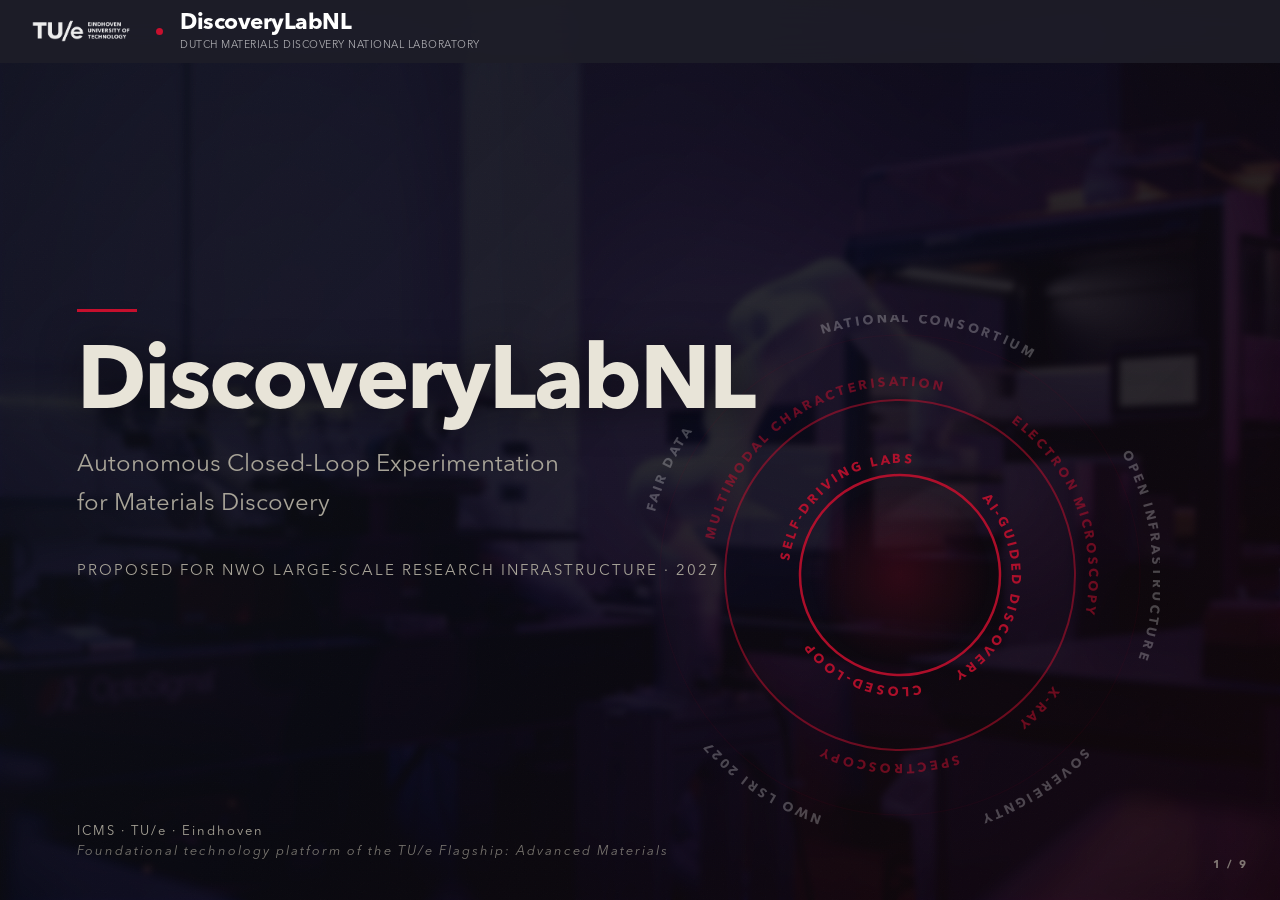
<file: embedded/lsri/presentation.html>
<!DOCTYPE html>
<html lang="en">
<head>
<meta charset="UTF-8">
<meta name="viewport" content="width=device-width, initial-scale=1.0">
<title>DiscoveryLabNL — NWO LSRI Next Steps</title>
<style>
@font-face {
  font-family: 'Avenir Next LT Pro';
  src: url('AvenirNextLTPro-Regular.otf') format('opentype');
  font-weight: 400;
  font-style: normal;
}
@font-face {
  font-family: 'Avenir Next LT Pro';
  src: url('AvenirNextLTPro-Bold.otf') format('opentype');
  font-weight: 700;
  font-style: normal;
}
@font-face {
  font-family: 'Avenir Next LT Pro';
  src: url('AvenirNextLTPro-It.otf') format('opentype');
  font-weight: 400;
  font-style: italic;
}
@font-face {
  font-family: 'Avenir Next LT Pro';
  src: url('AvenirNextLTPro-BoldIt.otf') format('opentype');
  font-weight: 700;
  font-style: italic;
}

:root {
  --bg: #0e1116;
  --text: #e8e4d8;
  --muted: #a8a498;
  --accent: #C8102E;
  --accent2: #6E7FBA;
  --surface: rgba(255,255,255,0.06);
}

* { margin: 0; padding: 0; box-sizing: border-box; }

html, body {
  width: 100%;
  height: 100%;
  overflow: hidden;
  background: var(--bg);
  color: var(--text);
  font-family: 'Avenir Next LT Pro', 'Avenir Next', -apple-system, sans-serif;
  font-weight: 400;
  -webkit-font-smoothing: antialiased;
}

.deck {
  position: relative;
  width: 100%;
  height: 100%;
}

.slide {
  position: absolute;
  top: 0; left: 0;
  width: 100vw;
  height: 100vh;
  display: flex;
  flex-direction: column;
  justify-content: center;
  padding: 70px 80px 60px;
  opacity: 0;
  transform: translateX(40px);
  transition: opacity 0.5s ease, transform 0.5s ease;
  pointer-events: none;
  overflow: hidden;
  background-size: cover;
  background-position: center;
  background-repeat: no-repeat;
}
.slide::before {
  content: '';
  position: absolute;
  inset: 0;
  background: linear-gradient(135deg, rgba(14, 17, 22, 0.92) 0%, rgba(10, 10, 18, 0.88) 50%, rgba(18, 6, 10, 0.90) 100%);
  z-index: 0;
}
/* Only blur on active slide — backdrop-filter on 9 hidden slides kills perf */
.slide.active::before {
  backdrop-filter: blur(3px) saturate(0.7);
  -webkit-backdrop-filter: blur(3px) saturate(0.7);
}
/* Subtle grain overlay — only on active slide to avoid 9x GPU filter cost */
.slide.active::after {
  content: '';
  position: absolute;
  inset: 0;
  background-image: url("data:image/svg+xml,%3Csvg viewBox='0 0 256 256' xmlns='http://www.w3.org/2000/svg'%3E%3Cfilter id='n'%3E%3CfeTurbulence type='fractalNoise' baseFrequency='0.9' numOctaves='4' stitchTiles='stitch'/%3E%3C/filter%3E%3Crect width='100%25' height='100%25' filter='url(%23n)' opacity='0.04'/%3E%3C/svg%3E");
  background-repeat: repeat;
  background-size: 256px;
  opacity: 0.5;
  z-index: 0;
  pointer-events: none;
}

/* Top bar — matches briefing website */
.top-bar {
  position: fixed;
  top: 0; left: 0; right: 0;
  z-index: 200;
  background: rgba(30, 30, 40, 0.92);
  backdrop-filter: saturate(180%) blur(16px);
  -webkit-backdrop-filter: saturate(180%) blur(16px);
  padding: 0.7rem 1.75rem;
  display: flex;
  align-items: center;
  gap: 1.1rem;
}
.top-bar img {
  height: 30px;
  width: auto;
  filter: brightness(0) invert(1);
  opacity: 0.92;
}
.top-bar-sep {
  width: 7px; height: 7px;
  border-radius: 50%;
  background: var(--accent);
  flex-shrink: 0;
  animation: headerPulse 2.8s ease-in-out infinite;
}
@keyframes headerPulse {
  0%, 100% { opacity: 0.55; transform: scale(1); box-shadow: 0 0 0 0 rgba(200, 16, 46, 0); }
  50% { opacity: 1; transform: scale(1.4); box-shadow: 0 0 10px 3px rgba(200, 16, 46, 0.35); }
}
.top-bar-text {
  display: flex;
  flex-direction: column;
  gap: 0.1rem;
}
.top-bar-title {
  font-size: 1.4rem;
  font-weight: 700;
  letter-spacing: -0.5px;
  line-height: 1.15;
  color: white;
}
.top-bar-tagline {
  font-size: 0.65rem;
  color: rgba(255,255,255,0.65);
  letter-spacing: 0.5px;
  text-transform: uppercase;
  font-weight: 400;
}
.slide > * {
  position: relative;
  z-index: 1;
}

.slide.active {
  opacity: 1;
  transform: translateX(0);
  pointer-events: auto;
  overflow: hidden;
}
/* Staggered entrance for child elements */
.slide.active > *:nth-child(1) { animation: slideContentIn 0.5s ease-out 0.1s both; }
.slide.active > *:nth-child(2) { animation: slideContentIn 0.5s ease-out 0.2s both; }
.slide.active > *:nth-child(3) { animation: slideContentIn 0.5s ease-out 0.3s both; }
.slide.active > *:nth-child(4) { animation: slideContentIn 0.5s ease-out 0.4s both; }
.slide.active > *:nth-child(5) { animation: slideContentIn 0.5s ease-out 0.5s both; }
.slide.active > *:nth-child(6) { animation: slideContentIn 0.5s ease-out 0.6s both; }
@keyframes slideContentIn {
  from { opacity: 0; transform: translateY(16px); }
  to { opacity: 1; transform: translateY(0); }
}

.slide.prev {
  opacity: 0;
  transform: translateX(-40px);
}

/* Slide counter */
.counter {
  position: fixed;
  bottom: 28px;
  right: 32px;
  font-size: 11px;
  color: rgba(168,164,152,0.7);
  letter-spacing: 2px;
  z-index: 100;
  font-variant-numeric: tabular-nums;
  font-weight: 700;
  text-transform: uppercase;
}

/* Overview mode — CSS scale() for true miniature slides */
body.overview { overflow: auto; height: auto; }
body.overview .deck {
  display: grid;
  grid-template-columns: repeat(3, 1fr);
  gap: 24px;
  padding: 24px 32px 32px;
  overflow-y: auto;
  height: auto;
  align-content: start;
}
body.overview .slide {
  position: relative;
  opacity: 1 !important;
  transform: none !important;
  pointer-events: auto;
  aspect-ratio: 16 / 9;
  width: 100%;
  height: auto;
  border: 2px solid rgba(255,255,255,0.08);
  border-radius: 10px;
  overflow: hidden;
  cursor: pointer;
  transition: border-color 0.25s, box-shadow 0.25s;
  /* Maintain full-size content rendered at scale via zoom */
  zoom: 0.32;
  padding: 70px 80px 60px;
  justify-content: center;
}
body.overview .slide:hover {
  border-color: var(--accent);
  box-shadow: 0 0 20px rgba(200,16,46,0.15);
  transform: translateY(-2px) !important;
}
body.overview .slide.active {
  border-color: var(--accent);
  box-shadow: 0 0 0 3px var(--accent), 0 0 24px rgba(200,16,46,0.2);
}
/* Slide number badges in overview — use counter for 1-based numbering */
body.overview { counter-reset: slide-num; }
body.overview .slide { counter-increment: slide-num; }
body.overview .slide::after {
  content: counter(slide-num);
  position: absolute;
  top: 10px;
  right: 12px;
  font-size: 11px;
  font-weight: 700;
  color: rgba(255,255,255,0.5);
  background: rgba(0,0,0,0.4);
  width: 24px;
  height: 24px;
  display: flex;
  align-items: center;
  justify-content: center;
  border-radius: 50%;
  z-index: 10;
  /* Override the grain overlay */
  background-image: none;
  opacity: 1;
  pointer-events: none;
}
body.overview .counter { display: none; }
body.overview .keyboard-hint { display: none; }
body.overview .top-bar { display: none; }
body.overview .landing-ring-container { display: none; }
/* Overview entrance — no animation to avoid opacity conflict with !important */

/* Common elements */
.slide-header {
  font-size: 14px;
  font-weight: 700;
  text-transform: uppercase;
  letter-spacing: 3px;
  color: var(--accent);
  margin-bottom: 20px;
}

h1 {
  font-size: clamp(48px, 6vw, 80px);
  font-weight: 700;
  line-height: 1.1;
  letter-spacing: -1px;
}

h2 {
  font-size: clamp(28px, 3vw, 42px);
  font-weight: 700;
  line-height: 1.2;
}

.subtitle {
  font-size: clamp(18px, 2vw, 24px);
  color: var(--muted);
  margin-top: 12px;
  font-weight: 400;
}

.large-text {
  font-size: clamp(20px, 2.2vw, 28px);
  line-height: 1.5;
  max-width: 900px;
}

.callout {
  border-left: 3px solid var(--accent);
  padding: 24px 28px;
  background: rgba(200, 16, 46, 0.06);
  backdrop-filter: blur(8px);
  -webkit-backdrop-filter: blur(8px);
  margin-top: 32px;
  max-width: 900px;
  font-size: 16px;
  line-height: 1.7;
  color: var(--text);
  font-weight: 500;
  border-radius: 0 6px 6px 0;
}

.bottom-note {
  position: absolute;
  bottom: 40px;
  left: 80px;
  font-size: 13px;
  color: var(--muted);
  font-style: italic;
}

/* Title slide */
.title-slide {
  align-items: flex-start;
  text-align: left;
  position: relative;
  padding-left: 6vw;
  padding-bottom: 80px;
}

.title-slide h1 {
  font-size: clamp(56px, 7vw, 96px);
  letter-spacing: -2px;
  text-shadow: 0 2px 40px rgba(0,0,0,0.5);
}

/* Ring container — matches briefing website landing page */
.landing-ring-container {
  position: absolute;
  top: 35%; left: 50%;
  transform: translate(-50%, -50%);
  width: 520px; height: 520px;
  pointer-events: none;
  opacity: 0;
  animation: ringFadeIn 1.8s ease-out 0.2s forwards;
  z-index: 1 !important;
}
.title-slide h1,
.title-slide .subtitle,
.title-slide .title-meta,
.title-slide .title-footer {
  z-index: 2 !important;
}
@keyframes ringFadeIn {
  from { opacity: 0; transform: translate(-50%, -50%) scale(0.88); }
  to   { opacity: 1; transform: translate(-50%, -50%) scale(1); }
}
.landing-ring-container svg { width: 100%; height: 100%; }

@keyframes pulse-inner {
  0%, 100% { opacity: 0.85; transform: scale(1); }
  50% { opacity: 1; transform: scale(1.04); }
}
@keyframes pulse-mid {
  0%, 100% { opacity: 0.5; transform: scale(1); }
  50% { opacity: 0.7; transform: scale(1.02); }
}
@keyframes glow-inner {
  0%, 100% { filter: drop-shadow(0 0 8px rgba(200,16,46,0.4)) drop-shadow(0 0 24px rgba(200,16,46,0.15)); }
  50% { filter: drop-shadow(0 0 22px rgba(200,16,46,0.8)) drop-shadow(0 0 48px rgba(200,16,46,0.25)); }
}
@keyframes rotate-cw {
  from { transform: rotate(0deg); }
  to { transform: rotate(360deg); }
}
@keyframes rotate-ccw {
  from { transform: rotate(0deg); }
  to { transform: rotate(-360deg); }
}
.ring-inner {
  animation: pulse-inner 3s ease-in-out infinite, glow-inner 3s ease-in-out infinite;
  transform-origin: 260px 260px;
}
.ring-mid {
  animation: pulse-mid 4s ease-in-out infinite;
  transform-origin: 260px 260px;
}
.ring-outer { opacity: 0.25; }
.text-ring-inner {
  animation: rotate-ccw 60s linear infinite;
  transform-origin: 260px 260px;
}
.text-ring-mid {
  animation: rotate-cw 90s linear infinite;
  transform-origin: 260px 260px;
}
.text-ring-outer {
  animation: rotate-ccw 120s linear infinite;
  transform-origin: 260px 260px;
}
/* Pause ring animations when title slide is not active */
.slide:not(.active) .landing-ring-container * {
  animation-play-state: paused !important;
}
.ring-keyword {
  font-family: 'Avenir Next LT Pro', system-ui, sans-serif;
  font-size: 13px;
  font-weight: 700;
  letter-spacing: 3px;
  text-transform: uppercase;
}

.title-meta {
  font-size: 15px;
  color: var(--muted);
  letter-spacing: 2px;
  text-transform: uppercase;
  margin-top: 40px;
}

.title-footer {
  position: absolute;
  bottom: 40px;
  left: 6vw;
  text-align: left;
  display: flex;
  flex-direction: column;
  gap: 4px;
}
.title-org {
  font-size: 13px;
  color: var(--muted);
  letter-spacing: 2px;
}

/* Three pillars */
.pillars-row {
  display: grid;
  grid-template-columns: repeat(3, 1fr);
  gap: 20px;
  margin-top: 12px;
}

.pillar-card {
  background: rgba(255,255,255,0.04);
  backdrop-filter: blur(8px);
  -webkit-backdrop-filter: blur(8px);
  border-radius: 8px;
  padding: 20px 22px;
  border-top: 3px solid var(--accent);
  border: 1px solid rgba(255,255,255,0.06);
  border-top: 3px solid var(--accent);
  transition: background 0.3s ease, border-color 0.3s ease;
}

.pillar-card.blue { border-top-color: var(--accent2); }

.pillar-card h3 {
  font-size: 16px;
  font-weight: 700;
  margin-bottom: 12px;
  letter-spacing: 0.5px;
}

.pillar-card p {
  font-size: 14px;
  line-height: 1.6;
  color: var(--muted);
}

.pillar-card p.operational-ref {
  font-size: 12px;
  margin-top: 10px;
  color: var(--muted);
  opacity: 0.85;
}
.pillar-card p.operational-ref a {
  color: var(--accent2);
  text-decoration: none;
  font-weight: 600;
}
.pillar-card p.operational-ref a:hover { text-decoration: underline; }

/* Loop SVG animation container */
.loop-container {
  flex: 1;
  display: flex;
  align-items: center;
  justify-content: center;
  margin-top: 8px;
  position: relative;
  min-height: 0;
}
.loop-container svg {
  height: 380px;
  width: auto;
  flex-shrink: 0;
}
.loop-container .loop-caption {
  position: absolute;
  bottom: -4px;
  left: 50%;
  transform: translateX(-50%);
  font-size: 11px;
  font-weight: 600;
  letter-spacing: 2px;
  text-transform: uppercase;
  color: rgba(255,255,255,0.65);
  white-space: nowrap;
}

/* Discovery Domains */
.domains-intro {
  font-size: 16px;
  color: var(--muted);
  line-height: 1.6;
  max-width: 800px;
  margin-bottom: 20px;
}
.domains-grid {
  display: grid;
  grid-template-columns: repeat(3, 1fr);
  gap: 14px;
  max-width: 100%;
}
.domain-card {
  display: flex;
  align-items: flex-start;
  gap: 14px;
  background: rgba(255,255,255,0.04);
  backdrop-filter: blur(8px);
  -webkit-backdrop-filter: blur(8px);
  border-left: 3px solid var(--accent);
  border-radius: 0 6px 6px 0;
  padding: 16px 18px;
  border: 1px solid rgba(255,255,255,0.06);
  border-left: 3px solid var(--accent);
}
.domain-card.exploratory {
  border-left-color: var(--muted);
  opacity: 0.7;
}
.domain-icon {
  width: 32px;
  height: 32px;
  flex-shrink: 0;
  color: var(--accent);
  margin-top: 2px;
}
.domain-card.exploratory .domain-icon { color: var(--muted); }
.domain-icon svg { width: 100%; height: 100%; }
.domain-body h3 {
  font-size: 14px;
  font-weight: 700;
  margin-bottom: 6px;
  color: var(--text);
}
.domain-body p {
  font-size: 13px;
  line-height: 1.5;
  color: var(--muted);
  margin: 0;
}
.domain-badge {
  display: inline-block;
  font-size: 9px;
  font-weight: 700;
  letter-spacing: 0.08em;
  text-transform: uppercase;
  color: var(--muted);
  background: rgba(255,255,255,0.08);
  padding: 0.15em 0.5em;
  border-radius: 2px;
  margin-left: 0.4rem;
  vertical-align: middle;
}

/* Global race slide */
.iframe-container {
  flex: 1;
  margin-top: 16px;
  border-radius: 8px;
  overflow: hidden;
  border: 1px solid rgba(255,255,255,0.08);
}

.iframe-container iframe {
  width: 100%;
  height: 100%;
  border: none;
}

.map-caption {
  font-size: 14px;
  color: var(--muted);
  margin-top: 12px;
}

/* Gap slide */
.gap-columns {
  display: grid;
  grid-template-columns: 1fr 1.2fr;
  gap: 48px;
  align-items: start;
}

.big-stat {
  display: flex;
  flex-direction: column;
  align-items: center;
  justify-content: center;
  height: 100%;
}

.big-stat .number {
  font-size: clamp(120px, 15vw, 200px);
  font-weight: 700;
  color: var(--accent);
  line-height: 1;
}

.big-stat .caption {
  font-size: 15px;
  color: var(--muted);
  text-align: center;
  max-width: 280px;
  margin-top: 16px;
  line-height: 1.5;
}

.comparison-card {
  background: var(--surface);
  border-radius: 6px;
  padding: 14px 18px;
  margin-bottom: 8px;
}

.comparison-card h4 {
  font-size: 14px;
  font-weight: 700;
  margin-bottom: 6px;
}

.comparison-card p {
  font-size: 13px;
  color: var(--muted);
  line-height: 1.5;
}

.comparison-card.highlight {
  border-left: 3px solid var(--accent);
}

.pull-quote {
  font-style: italic;
  color: var(--muted);
  font-size: 15px;
  margin-top: 24px;
  padding-left: 16px;
  border-left: 2px solid var(--accent);
}

/* Profile cards */
.profile-row {
  display: grid;
  grid-template-columns: repeat(3, 1fr);
  gap: 24px;
  margin-top: 24px;
}

.profile-card {
  background: rgba(255,255,255,0.04);
  backdrop-filter: blur(8px);
  -webkit-backdrop-filter: blur(8px);
  border-radius: 8px;
  padding: 28px 24px;
  border: 1px solid rgba(255,255,255,0.06);
  border-top: 3px solid var(--accent2);
  transition: background 0.3s ease;
}

.profile-card.red { border-top-color: var(--accent); }

.profile-card h3 {
  font-size: 16px;
  font-weight: 700;
  margin-bottom: 14px;
}

.profile-card ul {
  list-style: none;
  padding: 0;
}

.profile-card li {
  font-size: 14px;
  color: var(--muted);
  line-height: 1.6;
  padding-left: 16px;
  position: relative;
  margin-bottom: 8px;
}

.profile-card li::before {
  content: '—';
  position: absolute;
  left: 0;
  color: var(--muted);
}

.bottom-centered {
  text-align: center;
  font-size: 14px;
  color: var(--muted);
  margin-top: 32px;
  font-style: italic;
}

/* Timeline */
.timeline {
  display: flex;
  align-items: center;
  justify-content: space-between;
  margin-top: 32px;
  padding: 24px 0;
  position: relative;
}

.timeline::before {
  content: '';
  position: absolute;
  top: 50%;
  left: 0;
  right: 0;
  height: 2px;
  background: rgba(255,255,255,0.1);
}

.timeline-item {
  position: relative;
  text-align: center;
  z-index: 1;
}

.timeline-dot {
  width: 14px;
  height: 14px;
  border-radius: 50%;
  background: var(--muted);
  margin: 0 auto 10px;
}

.timeline-item.done .timeline-dot {
  background: var(--accent);
}

.timeline-item.current .timeline-dot {
  background: var(--accent);
  box-shadow: 0 0 0 4px rgba(200, 16, 46, 0.3);
  animation: pulse-dot 2s ease-in-out infinite;
}

@keyframes pulse-dot {
  0%, 100% { box-shadow: 0 0 0 4px rgba(200, 16, 46, 0.3); }
  50% { box-shadow: 0 0 0 8px rgba(200, 16, 46, 0.15); }
}

.timeline-label {
  font-size: 12px;
  font-weight: 700;
  letter-spacing: 0.5px;
  white-space: nowrap;
}

.timeline-sub {
  font-size: 11px;
  color: var(--muted);
  margin-top: 4px;
}

.timeline-marker {
  position: absolute;
  top: -24px;
  left: 50%;
  transform: translateX(-50%);
  font-size: 10px;
  font-weight: 700;
  color: var(--accent);
  letter-spacing: 1px;
  white-space: nowrap;
}

.assets-row {
  display: grid;
  grid-template-columns: 1fr 1fr;
  gap: 40px;
  margin-top: 40px;
}

.assets-col h4 {
  font-size: 13px;
  font-weight: 700;
  text-transform: uppercase;
  letter-spacing: 2px;
  color: var(--accent);
  margin-bottom: 14px;
}

.assets-col ul {
  list-style: none;
  padding: 0;
}

.assets-col li {
  font-size: 14px;
  color: var(--muted);
  line-height: 1.8;
  padding-left: 14px;
  position: relative;
}

.assets-col li::before {
  content: '›';
  position: absolute;
  left: 0;
  color: var(--accent);
}

/* Next steps */
.ask-list {
  list-style: none;
  padding: 0;
  margin-top: 24px;
}

.ask-list li {
  display: flex;
  align-items: baseline;
  gap: 16px;
  padding: 14px 0;
  border-bottom: 1px solid rgba(255,255,255,0.06);
  font-size: 16px;
}

.ask-list li:last-child { border-bottom: none; }

.ask-action {
  flex: 1;
  color: var(--text);
}

.ask-name {
  font-size: 13px;
  color: var(--muted);
  white-space: nowrap;
  min-width: 200px;
  text-align: right;
}

.milestone {
  text-align: center;
  margin-top: 40px;
  font-size: 15px;
  color: var(--muted);
}

.milestone strong {
  color: var(--text);
}

.site-link {
  position: absolute;
  bottom: 40px;
  left: 50%;
  transform: translateX(-50%);
  font-size: 13px;
  color: var(--muted);
  text-decoration: none;
  letter-spacing: 1px;
  transition: color 0.2s;
}

.site-link:hover { color: var(--accent); }

/* Keyboard hint — auto-fades */
.keyboard-hint {
  position: fixed;
  bottom: 24px;
  left: 32px;
  font-size: 11px;
  color: rgba(168,164,152,0.5);
  z-index: 100;
  animation: hintFade 6s ease-in-out forwards;
}
@keyframes hintFade {
  0%, 60% { opacity: 1; }
  100% { opacity: 0; pointer-events: none; }
}

/* ============================
   Fullscreen & viewport scaling
   ============================ */
:fullscreen .slide {
  padding: 5vh 5vw 4vh;
}
:fullscreen .slide-header {
  font-size: clamp(12px, 1.2vw, 18px);
  letter-spacing: clamp(2px, 0.3vw, 5px);
  margin-bottom: clamp(16px, 2vh, 32px);
}
:fullscreen h1 {
  font-size: clamp(56px, 7vw, 120px);
}
:fullscreen h2 {
  font-size: clamp(28px, 3.5vw, 56px);
}
:fullscreen .subtitle {
  font-size: clamp(18px, 2vw, 32px);
}
:fullscreen .large-text {
  font-size: clamp(20px, 2vw, 36px);
  max-width: 70vw;
}
:fullscreen .callout {
  font-size: clamp(14px, 1.4vw, 22px);
  padding: clamp(16px, 2vh, 32px) clamp(20px, 2vw, 40px);
  max-width: 70vw;
}
:fullscreen .pillar-card {
  padding: clamp(16px, 2vh, 28px) clamp(16px, 1.5vw, 28px);
}
:fullscreen .pillar-card h3 {
  font-size: clamp(14px, 1.3vw, 22px);
}
:fullscreen .pillar-card p {
  font-size: clamp(12px, 1.1vw, 18px);
}
:fullscreen .domain-card {
  padding: clamp(12px, 1.5vh, 20px) clamp(14px, 1.2vw, 22px);
}
:fullscreen .domain-body h3 {
  font-size: clamp(13px, 1.2vw, 20px);
}
:fullscreen .domain-body p {
  font-size: clamp(11px, 1vw, 16px);
}
:fullscreen .domain-icon {
  width: clamp(28px, 2.5vw, 44px);
  height: clamp(28px, 2.5vw, 44px);
}
:fullscreen .comparison-card h4 {
  font-size: clamp(13px, 1.2vw, 20px);
}
:fullscreen .comparison-card p {
  font-size: clamp(12px, 1vw, 17px);
}
:fullscreen .big-stat .number {
  font-size: clamp(100px, 14vw, 240px);
}
:fullscreen .big-stat .caption {
  font-size: clamp(13px, 1.2vw, 20px);
}
:fullscreen .pull-quote {
  font-size: clamp(13px, 1.2vw, 20px);
}
:fullscreen .profile-card {
  padding: clamp(16px, 2vh, 32px) clamp(16px, 1.5vw, 28px);
}
:fullscreen .profile-card h3 {
  font-size: clamp(14px, 1.3vw, 22px);
}
:fullscreen .profile-card li {
  font-size: clamp(12px, 1.1vw, 18px);
}
:fullscreen .timeline-label {
  font-size: clamp(11px, 1vw, 16px);
}
:fullscreen .timeline-sub {
  font-size: clamp(10px, 0.9vw, 15px);
}
:fullscreen .assets-col h4 {
  font-size: clamp(12px, 1.1vw, 18px);
}
:fullscreen .assets-col li {
  font-size: clamp(12px, 1.1vw, 18px);
}
:fullscreen .ask-list li {
  font-size: clamp(14px, 1.3vw, 22px);
  padding: clamp(10px, 1.5vh, 20px) 0;
}
:fullscreen .milestone {
  font-size: clamp(13px, 1.2vw, 20px);
}
:fullscreen .stat-line {
  font-size: clamp(16px, 1.6vw, 26px);
}
:fullscreen .bottom-note {
  font-size: clamp(12px, 1vw, 16px);
}
:fullscreen .bottom-centered {
  font-size: clamp(12px, 1.1vw, 18px);
}
:fullscreen .title-meta {
  font-size: clamp(13px, 1.2vw, 20px);
}
:fullscreen .title-org {
  font-size: clamp(12px, 1vw, 16px);
}
:fullscreen .landing-ring-container {
  width: clamp(400px, 38vw, 700px);
  height: clamp(400px, 38vw, 700px);
}
:fullscreen .loop-container svg {
  height: clamp(280px, 40vh, 480px);
}
:fullscreen [data-index="2"] {
  justify-content: flex-start;
  padding-top: clamp(70px, 9vh, 110px);
  padding-bottom: clamp(20px, 3vh, 50px);
}
:fullscreen [data-index="2"] .slide-header {
  flex-shrink: 0;
  margin-bottom: clamp(16px, 2.5vh, 32px);
}
:fullscreen [data-index="2"] .pillars-row {
  flex-shrink: 0;
  gap: clamp(10px, 1.2vw, 20px);
  margin-top: clamp(8px, 1.5vh, 16px);
  margin-bottom: clamp(12px, 2vh, 24px);
}
:fullscreen [data-index="2"] .loop-container {
  flex-shrink: 1;
  min-height: 0;
  margin-bottom: auto;
  margin-top: auto;
}
:fullscreen .counter {
  font-size: clamp(10px, 0.9vw, 14px);
}
:fullscreen .keyboard-hint {
  font-size: clamp(10px, 0.8vw, 13px);
}
:fullscreen .domains-intro {
  font-size: clamp(14px, 1.3vw, 22px);
}
:fullscreen .map-caption {
  font-size: clamp(12px, 1.1vw, 18px);
}

/* Fade in animation for loop text */
@keyframes fade-in-segment {
  from { opacity: 0; transform: translateY(6px); }
  to { opacity: 1; transform: translateY(0); }
}

/* Above iframe stat line */
.stat-line {
  font-size: 18px;
  font-weight: 700;
  letter-spacing: 0.5px;
  margin-bottom: 12px;
}

.stat-line span { color: var(--accent); }

/* ============================
   Mobile responsive
   ============================ */
@media (max-width: 768px) {
  .slide {
    padding: 60px 24px 40px;
    overflow-y: auto;
    -webkit-overflow-scrolling: touch;
  }
  .slide.active {
    overflow-y: auto;
  }

  .top-bar {
    padding: 0.5rem 1rem;
    gap: 0.7rem;
  }
  .top-bar img { height: 22px; }
  .top-bar-title { font-size: 1.1rem; }
  .top-bar-tagline { font-size: 0.55rem; }

  h1 { font-size: clamp(32px, 8vw, 48px); }
  h2 { font-size: clamp(22px, 5vw, 32px); }
  .subtitle { font-size: clamp(15px, 4vw, 20px); }
  .large-text { font-size: clamp(16px, 4vw, 22px); }
  .callout { font-size: 14px; padding: 16px 18px; margin-top: 20px; }

  /* Title slide */
  .title-slide { padding-left: 24px; padding-bottom: 60px; }
  .title-slide h1 { font-size: clamp(36px, 9vw, 56px); letter-spacing: -1px; }
  .title-meta { font-size: 12px; margin-top: 20px; letter-spacing: 1px; }
  .title-footer { left: 24px; bottom: 24px; }
  .title-org { font-size: 11px; }
  .landing-ring-container {
    width: 280px; height: 280px;
    top: 30%;
  }

  /* Pillar cards — stack */
  .pillars-row {
    grid-template-columns: 1fr;
    gap: 12px;
  }
  .pillar-card { padding: 14px 16px; }
  .pillar-card h3 { font-size: 14px; }
  .pillar-card p { font-size: 13px; }

  /* Loop container */
  .loop-container svg { height: 200px; }
  .loop-container .loop-caption { font-size: 9px; }

  /* Domain cards — stack */
  .domains-grid {
    grid-template-columns: 1fr;
    gap: 10px;
  }
  .domains-intro { font-size: 14px; margin-bottom: 12px; }
  .domain-body h3 { font-size: 13px; }
  .domain-body p { font-size: 12px; }
  .domain-icon { width: 24px; height: 24px; }

  /* Global Race slide */
  [data-index="4"] { padding: 60px 20px 40px; }
  .stat-line { font-size: 14px; }
  .map-caption { font-size: 12px; }

  /* Gap slide — stack */
  .gap-columns {
    grid-template-columns: 1fr;
    gap: 24px;
  }
  .big-stat { align-items: flex-start; }
  .big-stat .number { font-size: clamp(72px, 20vw, 120px); }
  .big-stat .caption { font-size: 13px; text-align: left; }
  .comparison-card h4 { font-size: 13px; }
  .comparison-card p { font-size: 12px; }
  .pull-quote { font-size: 13px; margin-top: 16px; }

  /* Profile cards — stack */
  .profile-row {
    grid-template-columns: 1fr;
    gap: 14px;
    margin-top: 16px;
  }
  .profile-card { padding: 18px 16px; }
  .profile-card h3 { font-size: 14px; margin-bottom: 10px; }
  .profile-card li { font-size: 13px; margin-bottom: 6px; }
  .bottom-centered { font-size: 12px; margin-top: 20px; }

  /* Timeline — stack vertically */
  .timeline {
    flex-direction: column;
    align-items: flex-start;
    gap: 20px;
    padding: 16px 0;
  }
  .timeline::before {
    top: 0; bottom: 0;
    left: 6px; right: auto;
    width: 2px; height: 100%;
  }
  .timeline-item {
    display: flex;
    align-items: center;
    gap: 14px;
    padding-left: 0;
  }
  .timeline-dot { margin: 0; flex-shrink: 0; }
  .timeline-label { font-size: 13px; }
  .timeline-sub { font-size: 11px; margin-top: 2px; }
  .timeline-sub br { display: none; }
  .timeline-marker {
    position: static;
    transform: none;
    display: block;
    margin-top: 2px;
  }

  /* Assets — stack */
  .assets-row {
    grid-template-columns: 1fr;
    gap: 24px;
    margin-top: 24px;
  }
  .assets-col h4 { font-size: 12px; }
  .assets-col li { font-size: 13px; }

  /* Next steps */
  .ask-list li { font-size: 14px; flex-direction: column; gap: 4px; }
  .ask-name { text-align: left; min-width: auto; }
  .milestone { font-size: 13px; margin-top: 24px; }
  .site-link { font-size: 12px; bottom: 20px; }

  /* Bottom note */
  .bottom-note { left: 24px; bottom: 24px; font-size: 11px; }

  /* Counter & hint */
  .counter { bottom: 16px; right: 16px; font-size: 10px; }
  .keyboard-hint { display: none; }

  /* Slide header */
  .slide-header { font-size: 12px; letter-spacing: 2px; margin-bottom: 14px; }

  /* Overview — 2 columns on mobile */
  body.overview .deck {
    grid-template-columns: repeat(2, 1fr);
    gap: 12px;
    padding: 16px;
  }
  body.overview .slide { zoom: 0.22; }
}

@media (max-width: 480px) {
  .slide { padding: 56px 18px 32px; }
  .title-slide { padding-left: 18px; }
  .title-footer { left: 18px; }
  .landing-ring-container { width: 220px; height: 220px; }
  body.overview .deck { grid-template-columns: 1fr; }
  body.overview .slide { zoom: 0.28; }
}
</style>
</head>
<body>

<div class="top-bar">
  <img src="img/tue-logo.png" alt="TU/e">
  <div class="top-bar-sep"></div>
  <div class="top-bar-text">
    <div class="top-bar-title">DiscoveryLabNL</div>
    <div class="top-bar-tagline">Dutch Materials Discovery National Laboratory</div>
  </div>
</div>

<div class="deck">

  <!-- Slide 1: Title -->
  <div class="slide title-slide active" data-index="0" style="background-image: url('img/slide-title.jpg');">
    <div class="landing-ring-container">
      <svg viewBox="0 0 520 520" xmlns="http://www.w3.org/2000/svg">
        <defs>
          <path id="ring-inner-path" d="M 260,260 m -112,0 a 112,112 0 1,1 224,0 a 112,112 0 1,1 -224,0" fill="none"/>
          <path id="ring-mid-path" d="M 260,260 m -189,0 a 189,189 0 1,1 378,0 a 189,189 0 1,1 -378,0" fill="none"/>
          <path id="ring-outer-path" d="M 260,260 m -253,0 a 253,253 0 1,1 506,0 a 253,253 0 1,1 -506,0" fill="none"/>
          <radialGradient id="center-glow" cx="50%" cy="50%" r="50%">
            <stop offset="0%" stop-color="#C8102E" stop-opacity="0.18"/>
            <stop offset="100%" stop-color="#C8102E" stop-opacity="0"/>
          </radialGradient>
        </defs>
        <circle cx="260" cy="260" r="90" fill="url(#center-glow)"/>
        <g class="ring-outer"><circle cx="260" cy="260" r="240" stroke="#C8102E" stroke-width="1.2" fill="none" opacity="0.2"/></g>
        <g class="ring-mid"><circle cx="260" cy="260" r="175" stroke="#C8102E" stroke-width="2" fill="none" opacity="0.5"/></g>
        <g class="ring-inner"><circle cx="260" cy="260" r="100" stroke="#C8102E" stroke-width="2.5" fill="none" opacity="0.85"/></g>
        <g class="text-ring-inner">
          <text class="ring-keyword" fill="rgba(200,16,46,0.85)"><textPath href="#ring-inner-path" startOffset="2%">SELF-DRIVING LABS</textPath></text>
          <text class="ring-keyword" fill="rgba(200,16,46,0.85)"><textPath href="#ring-inner-path" startOffset="38%">AI-GUIDED DISCOVERY</textPath></text>
          <text class="ring-keyword" fill="rgba(200,16,46,0.85)"><textPath href="#ring-inner-path" startOffset="72%">CLOSED-LOOP</textPath></text>
        </g>
        <g class="text-ring-mid">
          <text class="ring-keyword" fill="rgba(200,16,46,0.5)"><textPath href="#ring-mid-path" startOffset="3%">MULTIMODAL CHARACTERISATION</textPath></text>
          <text class="ring-keyword" fill="rgba(200,16,46,0.5)"><textPath href="#ring-mid-path" startOffset="35%">ELECTRON MICROSCOPY</textPath></text>
          <text class="ring-keyword" fill="rgba(200,16,46,0.5)"><textPath href="#ring-mid-path" startOffset="60%">X-RAY</textPath></text>
          <text class="ring-keyword" fill="rgba(200,16,46,0.5)"><textPath href="#ring-mid-path" startOffset="70%">SPECTROSCOPY</textPath></text>
        </g>
        <g class="text-ring-outer">
          <text class="ring-keyword" fill="rgba(255,255,255,0.25)"><textPath href="#ring-outer-path" startOffset="4%">FAIR DATA</textPath></text>
          <text class="ring-keyword" fill="rgba(255,255,255,0.25)"><textPath href="#ring-outer-path" startOffset="20%">NATIONAL CONSORTIUM</textPath></text>
          <text class="ring-keyword" fill="rgba(255,255,255,0.25)"><textPath href="#ring-outer-path" startOffset="42%">OPEN INFRASTRUCTURE</textPath></text>
          <text class="ring-keyword" fill="rgba(255,255,255,0.25)"><textPath href="#ring-outer-path" startOffset="62%">SOVEREIGNTY</textPath></text>
          <text class="ring-keyword" fill="rgba(255,255,255,0.25)"><textPath href="#ring-outer-path" startOffset="80%">NWO LSRI 2027</textPath></text>
        </g>
      </svg>
    </div>
    <div style="width: 60px; height: 3px; background: var(--accent); margin-bottom: 1.5rem; z-index: 2 !important; position: relative;"></div>
    <h1>DiscoveryLabNL</h1>
    <p class="subtitle" style="max-width: 640px; line-height: 1.6;">Autonomous Closed-Loop Experimentation<br>for Materials Discovery</p>
    <p class="title-meta">Proposed for NWO Large-Scale Research Infrastructure &middot; 2027</p>
    <div class="title-footer">
      <p class="title-org">ICMS &middot; TU/e &middot; Eindhoven</p>
      <p class="title-org" style="font-style: italic; opacity: 0.7;">Foundational technology platform of the TU/e Flagship: Advanced Materials</p>
    </div>
  </div>

  <!-- Slide 2: The Challenge -->
  <div class="slide" data-index="1" style="background-image: url('img/slide-challenge.jpg');">
    <p class="slide-header">The Challenge</p>
    <p class="large-text">AI and lab automation can transform materials research. But today's efforts are fragmented — parallel, disconnected systems that fall short of the <span style="color: var(--accent); font-weight: 600;">integration</span> needed for real scientific impact.</p>
    <div class="callout">
      DiscoveryLabNL is TU/e's answer: a shared infrastructure for autonomous materials discovery, integrating self-driving laboratories, advanced multimodal characterisation, and an AI Core facility to accelerate the design, synthesis, and validation of next-generation materials.
    </div>
    <p class="bottom-note">Built on IPM (NWO Gravitation) and Big Chemistry (NGF) foundations at ICMS</p>
  </div>

  <!-- Slide 3: Three Pillars -->
  <div class="slide" data-index="2" style="background-image: url('img/slide-pillars.jpg');">
    <p class="slide-header">Three Pillars, One Closed Loop</p>
    <div class="pillars-row">
      <div class="pillar-card">
        <h3>Self-Driving Laboratories</h3>
        <p>Robotic synthesis, automated sample handling, in-line sensing. AI-guided closed-loop experimentation across a hub-and-spoke SDL network.</p>
      </div>
      <div class="pillar-card blue">
        <h3>Advanced Characterisation</h3>
        <p>Optical, electron, and X-ray microscopy combined with spectroscopy. The continuous verification and integration layer of the discovery loop.</p>
        <p class="operational-ref">Operational reference: <a href="https://superresolution.nl/" target="_blank" rel="noopener">superresolution.nl</a> (AMF at ICMS).</p>
      </div>
      <div class="pillar-card">
        <h3>AI Core Facility</h3>
        <p>FAIR data backbone, curated model catalogue, dedicated AI science team. Federated design serving the full consortium.</p>
      </div>
    </div>
    <div class="loop-container" id="loop-container">
      <svg viewBox="150 30 600 420" xmlns="http://www.w3.org/2000/svg" class="loop-svg">
                        <defs>
                            <linearGradient id="gradLeft" gradientUnits="userSpaceOnUse" x1="231" y1="240" x2="450" y2="240">
                                <stop offset="0%" stop-color="#C8102E"/><stop offset="75%" stop-color="#C8102E"/><stop offset="100%" stop-color="#A04878"/>
                            </linearGradient>
                            <linearGradient id="gradRight" gradientUnits="userSpaceOnUse" x1="450" y1="240" x2="669" y2="240">
                                <stop offset="0%" stop-color="#9060A0"/><stop offset="25%" stop-color="#7878B8"/><stop offset="100%" stop-color="#6E7FBA"/>
                            </linearGradient>
                            <linearGradient id="loopSpecular" x1="0" y1="0" x2="0" y2="1">
                                <stop offset="0%" stop-color="white" stop-opacity="0.15"/><stop offset="40%" stop-color="white" stop-opacity="0.03"/><stop offset="100%" stop-color="white" stop-opacity="0.08"/>
                            </linearGradient>
                            <filter id="loopGlassGlow" x="-30%" y="-30%" width="160%" height="160%">
                                <feGaussianBlur in="SourceGraphic" stdDeviation="12" result="outerGlow"/>
                                <feGaussianBlur in="SourceGraphic" stdDeviation="2" result="innerBlur"/>
                                <feMerge><feMergeNode in="outerGlow"/><feMergeNode in="innerBlur"/><feMergeNode in="SourceGraphic"/></feMerge>
                            </filter>
                            <filter id="loopGlassSurface" x="-10%" y="-10%" width="120%" height="120%">
                                <feTurbulence type="fractalNoise" baseFrequency="0.9" numOctaves="4" result="noise"/>
                                <feColorMatrix in="noise" type="saturate" values="0" result="grayNoise"/>
                                <feColorMatrix in="grayNoise" type="matrix" values="1 0 0 0 0  0 1 0 0 0  0 0 1 0 0  0 0 0 0.06 0" result="subtleNoise"/>
                                <feGaussianBlur in="SourceGraphic" stdDeviation="1.5" result="blurredSrc"/>
                                <feMerge><feMergeNode in="blurredSrc"/><feMergeNode in="subtleNoise"/><feMergeNode in="SourceGraphic"/></feMerge>
                            </filter>
                            <filter id="loopAmbientGlow" x="-40%" y="-40%" width="180%" height="180%"><feGaussianBlur stdDeviation="20"/></filter>
                            <filter id="loopIconShadow" x="-20%" y="-15%" width="140%" height="140%"><feDropShadow dx="0" dy="2" stdDeviation="4" flood-color="#000" flood-opacity="0.45"/></filter>
                        </defs>


                        <!-- Back: RIGHT lobe (Interpret / cold / blue) -->
                        <path d="M 450.0,240.0 L 451.7,238.3 L 453.4,236.6 L 455.2,234.8 L 456.9,233.1 L 458.6,231.4 L 460.4,229.7 L 462.1,228.0 L 463.8,226.3 L 465.6,224.6 L 467.4,222.9 L 469.1,221.2 L 470.9,219.5 L 472.7,217.8 L 474.5,216.1 L 476.3,214.4 L 478.1,212.8 L 480.0,211.1 L 481.8,209.4 L 483.7,207.8 L 485.6,206.2 L 487.5,204.6 L 489.4,202.9 L 491.3,201.3 L 493.3,199.8 L 495.3,198.2 L 497.3,196.6 L 499.3,195.1 L 501.3,193.6 L 503.4,192.1 L 505.5,190.6 L 507.6,189.1 L 509.7,187.7 L 511.9,186.2 L 514.1,184.8 L 516.3,183.5 L 518.6,182.1 L 520.9,180.8 L 523.2,179.5 L 525.5,178.2 L 527.9,177.0 L 530.3,175.8 L 532.7,174.6 L 535.2,173.5 L 537.7,172.4 L 540.2,171.4 L 542.8,170.4 L 545.4,169.5 L 548.0,168.6 L 550.6,167.7 L 553.3,166.9 L 556.1,166.2 L 558.8,165.5 L 561.6,164.9 L 564.4,164.3 L 567.2,163.9 L 570.1,163.4 L 573.0,163.1 L 575.9,162.8 L 578.8,162.6 L 581.8,162.5 L 584.8,162.5 L 587.8,162.6 L 590.8,162.7 L 593.8,163.0 L 596.8,163.3 L 599.8,163.7 L 602.9,164.3 L 605.9,164.9 L 608.9,165.6 L 611.9,166.5 L 614.9,167.4 L 617.9,168.5 L 620.8,169.7 L 623.8,171.0 L 626.6,172.4 L 629.5,173.9 L 632.3,175.6 L 635.0,177.3 L 637.7,179.2 L 640.3,181.2 L 642.8,183.3 L 645.3,185.5 L 647.7,187.8 L 650.0,190.3 L 652.1,192.8 L 654.2,195.5 L 656.2,198.2 L 658.0,201.0 L 659.7,203.9 L 661.3,206.9 L 662.8,210.0 L 664.1,213.2 L 665.3,216.4 L 666.3,219.6 L 667.2,223.0 L 667.9,226.3 L 668.5,229.7 L 668.9,233.1 L 669.1,236.6 L 669.2,240.0 L 669.1,243.4 L 668.9,246.9 L 668.5,250.3 L 667.9,253.7 L 667.2,257.0 L 666.3,260.4 L 665.3,263.6 L 664.1,266.8 L 662.8,270.0 L 661.3,273.1 L 659.7,276.1 L 658.0,279.0 L 656.2,281.8 L 654.2,284.5 L 652.1,287.2 L 650.0,289.7 L 647.7,292.2 L 645.3,294.5 L 642.8,296.7 L 640.3,298.8 L 637.7,300.8 L 635.0,302.7 L 632.3,304.4 L 629.5,306.1 L 626.6,307.6 L 623.8,309.0 L 620.8,310.3 L 617.9,311.5 L 614.9,312.6 L 611.9,313.5 L 608.9,314.4 L 605.9,315.1 L 602.9,315.7 L 599.8,316.3 L 596.8,316.7 L 593.8,317.0 L 590.8,317.3 L 587.8,317.4 L 584.8,317.5 L 581.8,317.5 L 578.8,317.4 L 575.9,317.2 L 573.0,316.9 L 570.1,316.6 L 567.2,316.1 L 564.4,315.7 L 561.6,315.1 L 558.8,314.5 L 556.1,313.8 L 553.3,313.1 L 550.6,312.3 L 548.0,311.4 L 545.4,310.5 L 542.8,309.6 L 540.2,308.6 L 537.7,307.6 L 535.2,306.5 L 532.7,305.4 L 530.3,304.2 L 527.9,303.0 L 525.5,301.8 L 523.2,300.5 L 520.9,299.2 L 518.6,297.9 L 516.3,296.5 L 514.1,295.2 L 511.9,293.8 L 509.7,292.3 L 507.6,290.9 L 505.5,289.4 L 503.4,287.9 L 501.3,286.4 L 499.3,284.9 L 497.3,283.4 L 495.3,281.8 L 493.3,280.2 L 491.3,278.7 L 489.4,277.1 L 487.5,275.4 L 485.6,273.8 L 483.7,272.2 L 481.8,270.6 L 480.0,268.9 L 478.1,267.2 L 476.3,265.6 L 474.5,263.9 L 472.7,262.2 L 470.9,260.5 L 469.1,258.8 L 467.4,257.1 L 465.6,255.4 L 463.8,253.7 L 462.1,252.0 L 460.4,250.3 L 458.6,248.6 L 456.9,246.9 L 455.2,245.2 L 453.4,243.4 L 451.7,241.7 L 450.0,240.0 Z" fill="rgba(110,127,186,0.06)" stroke="none"/>
                        <path d="M 450.0,240.0 L 451.7,238.3 L 453.4,236.6 L 455.2,234.8 L 456.9,233.1 L 458.6,231.4 L 460.4,229.7 L 462.1,228.0 L 463.8,226.3 L 465.6,224.6 L 467.4,222.9 L 469.1,221.2 L 470.9,219.5 L 472.7,217.8 L 474.5,216.1 L 476.3,214.4 L 478.1,212.8 L 480.0,211.1 L 481.8,209.4 L 483.7,207.8 L 485.6,206.2 L 487.5,204.6 L 489.4,202.9 L 491.3,201.3 L 493.3,199.8 L 495.3,198.2 L 497.3,196.6 L 499.3,195.1 L 501.3,193.6 L 503.4,192.1 L 505.5,190.6 L 507.6,189.1 L 509.7,187.7 L 511.9,186.2 L 514.1,184.8 L 516.3,183.5 L 518.6,182.1 L 520.9,180.8 L 523.2,179.5 L 525.5,178.2 L 527.9,177.0 L 530.3,175.8 L 532.7,174.6 L 535.2,173.5 L 537.7,172.4 L 540.2,171.4 L 542.8,170.4 L 545.4,169.5 L 548.0,168.6 L 550.6,167.7 L 553.3,166.9 L 556.1,166.2 L 558.8,165.5 L 561.6,164.9 L 564.4,164.3 L 567.2,163.9 L 570.1,163.4 L 573.0,163.1 L 575.9,162.8 L 578.8,162.6 L 581.8,162.5 L 584.8,162.5 L 587.8,162.6 L 590.8,162.7 L 593.8,163.0 L 596.8,163.3 L 599.8,163.7 L 602.9,164.3 L 605.9,164.9 L 608.9,165.6 L 611.9,166.5 L 614.9,167.4 L 617.9,168.5 L 620.8,169.7 L 623.8,171.0 L 626.6,172.4 L 629.5,173.9 L 632.3,175.6 L 635.0,177.3 L 637.7,179.2 L 640.3,181.2 L 642.8,183.3 L 645.3,185.5 L 647.7,187.8 L 650.0,190.3 L 652.1,192.8 L 654.2,195.5 L 656.2,198.2 L 658.0,201.0 L 659.7,203.9 L 661.3,206.9 L 662.8,210.0 L 664.1,213.2 L 665.3,216.4 L 666.3,219.6 L 667.2,223.0 L 667.9,226.3 L 668.5,229.7 L 668.9,233.1 L 669.1,236.6 L 669.2,240.0 L 669.1,243.4 L 668.9,246.9 L 668.5,250.3 L 667.9,253.7 L 667.2,257.0 L 666.3,260.4 L 665.3,263.6 L 664.1,266.8 L 662.8,270.0 L 661.3,273.1 L 659.7,276.1 L 658.0,279.0 L 656.2,281.8 L 654.2,284.5 L 652.1,287.2 L 650.0,289.7 L 647.7,292.2 L 645.3,294.5 L 642.8,296.7 L 640.3,298.8 L 637.7,300.8 L 635.0,302.7 L 632.3,304.4 L 629.5,306.1 L 626.6,307.6 L 623.8,309.0 L 620.8,310.3 L 617.9,311.5 L 614.9,312.6 L 611.9,313.5 L 608.9,314.4 L 605.9,315.1 L 602.9,315.7 L 599.8,316.3 L 596.8,316.7 L 593.8,317.0 L 590.8,317.3 L 587.8,317.4 L 584.8,317.5 L 581.8,317.5 L 578.8,317.4 L 575.9,317.2 L 573.0,316.9 L 570.1,316.6 L 567.2,316.1 L 564.4,315.7 L 561.6,315.1 L 558.8,314.5 L 556.1,313.8 L 553.3,313.1 L 550.6,312.3 L 548.0,311.4 L 545.4,310.5 L 542.8,309.6 L 540.2,308.6 L 537.7,307.6 L 535.2,306.5 L 532.7,305.4 L 530.3,304.2 L 527.9,303.0 L 525.5,301.8 L 523.2,300.5 L 520.9,299.2 L 518.6,297.9 L 516.3,296.5 L 514.1,295.2 L 511.9,293.8 L 509.7,292.3 L 507.6,290.9 L 505.5,289.4 L 503.4,287.9 L 501.3,286.4 L 499.3,284.9 L 497.3,283.4 L 495.3,281.8 L 493.3,280.2 L 491.3,278.7 L 489.4,277.1 L 487.5,275.4 L 485.6,273.8 L 483.7,272.2 L 481.8,270.6 L 480.0,268.9 L 478.1,267.2 L 476.3,265.6 L 474.5,263.9 L 472.7,262.2 L 470.9,260.5 L 469.1,258.8 L 467.4,257.1 L 465.6,255.4 L 463.8,253.7 L 462.1,252.0 L 460.4,250.3 L 458.6,248.6 L 456.9,246.9 L 455.2,245.2 L 453.4,243.4 L 451.7,241.7 L 450.0,240.0" fill="none" stroke="url(#gradRight)" stroke-width="14" stroke-linecap="round" stroke-linejoin="round" opacity="0.85"/>

                        <!-- Front: LEFT lobe (Explore / hot / red) — crosses over -->
                        <path d="M 450.0,240.0 L 448.3,238.3 L 446.6,236.6 L 444.8,234.8 L 443.1,233.1 L 441.4,231.4 L 439.6,229.7 L 437.9,228.0 L 436.2,226.3 L 434.4,224.6 L 432.6,222.9 L 430.9,221.2 L 429.1,219.5 L 427.3,217.8 L 425.5,216.1 L 423.7,214.4 L 421.9,212.8 L 420.0,211.1 L 418.2,209.4 L 416.3,207.8 L 414.4,206.2 L 412.5,204.6 L 410.6,202.9 L 408.7,201.3 L 406.7,199.8 L 404.7,198.2 L 402.7,196.6 L 400.7,195.1 L 398.7,193.6 L 396.6,192.1 L 394.5,190.6 L 392.4,189.1 L 390.3,187.7 L 388.1,186.2 L 385.9,184.8 L 383.7,183.5 L 381.4,182.1 L 379.1,180.8 L 376.8,179.5 L 374.5,178.2 L 372.1,177.0 L 369.7,175.8 L 367.3,174.6 L 364.8,173.5 L 362.3,172.4 L 359.8,171.4 L 357.2,170.4 L 354.6,169.5 L 352.0,168.6 L 349.4,167.7 L 346.7,166.9 L 343.9,166.2 L 341.2,165.5 L 338.4,164.9 L 335.6,164.3 L 332.8,163.9 L 329.9,163.4 L 327.0,163.1 L 324.1,162.8 L 321.2,162.6 L 318.2,162.5 L 315.2,162.5 L 312.2,162.6 L 309.2,162.7 L 306.2,163.0 L 303.2,163.3 L 300.2,163.7 L 297.1,164.3 L 294.1,164.9 L 291.1,165.6 L 288.1,166.5 L 285.1,167.4 L 282.1,168.5 L 279.2,169.7 L 276.2,171.0 L 273.4,172.4 L 270.5,173.9 L 267.7,175.6 L 265.0,177.3 L 262.3,179.2 L 259.7,181.2 L 257.2,183.3 L 254.7,185.5 L 252.3,187.8 L 250.0,190.3 L 247.9,192.8 L 245.8,195.5 L 243.8,198.2 L 242.0,201.0 L 240.3,203.9 L 238.7,206.9 L 237.2,210.0 L 235.9,213.2 L 234.7,216.4 L 233.7,219.6 L 232.8,223.0 L 232.1,226.3 L 231.5,229.7 L 231.1,233.1 L 230.9,236.6 L 230.8,240.0 L 230.9,243.4 L 231.1,246.9 L 231.5,250.3 L 232.1,253.7 L 232.8,257.0 L 233.7,260.4 L 234.7,263.6 L 235.9,266.8 L 237.2,270.0 L 238.7,273.1 L 240.3,276.1 L 242.0,279.0 L 243.8,281.8 L 245.8,284.5 L 247.9,287.2 L 250.0,289.7 L 252.3,292.2 L 254.7,294.5 L 257.2,296.7 L 259.7,298.8 L 262.3,300.8 L 265.0,302.7 L 267.7,304.4 L 270.5,306.1 L 273.4,307.6 L 276.2,309.0 L 279.2,310.3 L 282.1,311.5 L 285.1,312.6 L 288.1,313.5 L 291.1,314.4 L 294.1,315.1 L 297.1,315.7 L 300.2,316.3 L 303.2,316.7 L 306.2,317.0 L 309.2,317.3 L 312.2,317.4 L 315.2,317.5 L 318.2,317.5 L 321.2,317.4 L 324.1,317.2 L 327.0,316.9 L 329.9,316.6 L 332.8,316.1 L 335.6,315.7 L 338.4,315.1 L 341.2,314.5 L 343.9,313.8 L 346.7,313.1 L 349.4,312.3 L 352.0,311.4 L 354.6,310.5 L 357.2,309.6 L 359.8,308.6 L 362.3,307.6 L 364.8,306.5 L 367.3,305.4 L 369.7,304.2 L 372.1,303.0 L 374.5,301.8 L 376.8,300.5 L 379.1,299.2 L 381.4,297.9 L 383.7,296.5 L 385.9,295.2 L 388.1,293.8 L 390.3,292.3 L 392.4,290.9 L 394.5,289.4 L 396.6,287.9 L 398.7,286.4 L 400.7,284.9 L 402.7,283.4 L 404.7,281.8 L 406.7,280.2 L 408.7,278.7 L 410.6,277.1 L 412.5,275.4 L 414.4,273.8 L 416.3,272.2 L 418.2,270.6 L 420.0,268.9 L 421.9,267.2 L 423.7,265.6 L 425.5,263.9 L 427.3,262.2 L 429.1,260.5 L 430.9,258.8 L 432.6,257.1 L 434.4,255.4 L 436.2,253.7 L 437.9,252.0 L 439.6,250.3 L 441.4,248.6 L 443.1,246.9 L 444.8,245.2 L 446.6,243.4 L 448.3,241.7 L 450.0,240.0 Z" fill="rgba(200,16,46,0.06)" stroke="none"/>
                        <path d="M 450.0,240.0 L 448.3,238.3 L 446.6,236.6 L 444.8,234.8 L 443.1,233.1 L 441.4,231.4 L 439.6,229.7 L 437.9,228.0 L 436.2,226.3 L 434.4,224.6 L 432.6,222.9 L 430.9,221.2 L 429.1,219.5 L 427.3,217.8 L 425.5,216.1 L 423.7,214.4 L 421.9,212.8 L 420.0,211.1 L 418.2,209.4 L 416.3,207.8 L 414.4,206.2 L 412.5,204.6 L 410.6,202.9 L 408.7,201.3 L 406.7,199.8 L 404.7,198.2 L 402.7,196.6 L 400.7,195.1 L 398.7,193.6 L 396.6,192.1 L 394.5,190.6 L 392.4,189.1 L 390.3,187.7 L 388.1,186.2 L 385.9,184.8 L 383.7,183.5 L 381.4,182.1 L 379.1,180.8 L 376.8,179.5 L 374.5,178.2 L 372.1,177.0 L 369.7,175.8 L 367.3,174.6 L 364.8,173.5 L 362.3,172.4 L 359.8,171.4 L 357.2,170.4 L 354.6,169.5 L 352.0,168.6 L 349.4,167.7 L 346.7,166.9 L 343.9,166.2 L 341.2,165.5 L 338.4,164.9 L 335.6,164.3 L 332.8,163.9 L 329.9,163.4 L 327.0,163.1 L 324.1,162.8 L 321.2,162.6 L 318.2,162.5 L 315.2,162.5 L 312.2,162.6 L 309.2,162.7 L 306.2,163.0 L 303.2,163.3 L 300.2,163.7 L 297.1,164.3 L 294.1,164.9 L 291.1,165.6 L 288.1,166.5 L 285.1,167.4 L 282.1,168.5 L 279.2,169.7 L 276.2,171.0 L 273.4,172.4 L 270.5,173.9 L 267.7,175.6 L 265.0,177.3 L 262.3,179.2 L 259.7,181.2 L 257.2,183.3 L 254.7,185.5 L 252.3,187.8 L 250.0,190.3 L 247.9,192.8 L 245.8,195.5 L 243.8,198.2 L 242.0,201.0 L 240.3,203.9 L 238.7,206.9 L 237.2,210.0 L 235.9,213.2 L 234.7,216.4 L 233.7,219.6 L 232.8,223.0 L 232.1,226.3 L 231.5,229.7 L 231.1,233.1 L 230.9,236.6 L 230.8,240.0 L 230.9,243.4 L 231.1,246.9 L 231.5,250.3 L 232.1,253.7 L 232.8,257.0 L 233.7,260.4 L 234.7,263.6 L 235.9,266.8 L 237.2,270.0 L 238.7,273.1 L 240.3,276.1 L 242.0,279.0 L 243.8,281.8 L 245.8,284.5 L 247.9,287.2 L 250.0,289.7 L 252.3,292.2 L 254.7,294.5 L 257.2,296.7 L 259.7,298.8 L 262.3,300.8 L 265.0,302.7 L 267.7,304.4 L 270.5,306.1 L 273.4,307.6 L 276.2,309.0 L 279.2,310.3 L 282.1,311.5 L 285.1,312.6 L 288.1,313.5 L 291.1,314.4 L 294.1,315.1 L 297.1,315.7 L 300.2,316.3 L 303.2,316.7 L 306.2,317.0 L 309.2,317.3 L 312.2,317.4 L 315.2,317.5 L 318.2,317.5 L 321.2,317.4 L 324.1,317.2 L 327.0,316.9 L 329.9,316.6 L 332.8,316.1 L 335.6,315.7 L 338.4,315.1 L 341.2,314.5 L 343.9,313.8 L 346.7,313.1 L 349.4,312.3 L 352.0,311.4 L 354.6,310.5 L 357.2,309.6 L 359.8,308.6 L 362.3,307.6 L 364.8,306.5 L 367.3,305.4 L 369.7,304.2 L 372.1,303.0 L 374.5,301.8 L 376.8,300.5 L 379.1,299.2 L 381.4,297.9 L 383.7,296.5 L 385.9,295.2 L 388.1,293.8 L 390.3,292.3 L 392.4,290.9 L 394.5,289.4 L 396.6,287.9 L 398.7,286.4 L 400.7,284.9 L 402.7,283.4 L 404.7,281.8 L 406.7,280.2 L 408.7,278.7 L 410.6,277.1 L 412.5,275.4 L 414.4,273.8 L 416.3,272.2 L 418.2,270.6 L 420.0,268.9 L 421.9,267.2 L 423.7,265.6 L 425.5,263.9 L 427.3,262.2 L 429.1,260.5 L 430.9,258.8 L 432.6,257.1 L 434.4,255.4 L 436.2,253.7 L 437.9,252.0 L 439.6,250.3 L 441.4,248.6 L 443.1,246.9 L 444.8,245.2 L 446.6,243.4 L 448.3,241.7 L 450.0,240.0" fill="none" stroke="url(#gradLeft)" stroke-width="14" stroke-linecap="round" stroke-linejoin="round" opacity="0.85"/>

                        <!-- Labels -->
                        <text x="349" y="247" fill="white" font-size="20" font-weight="600" text-anchor="middle" opacity="0.85" font-family="'Avenir Next LT Pro', 'Avenir Next', system-ui, sans-serif">Explore</text>
                        <text x="551" y="247" fill="white" font-size="20" font-weight="600" text-anchor="middle" opacity="0.85" font-family="'Avenir Next LT Pro', 'Avenir Next', system-ui, sans-serif">Interpret</text>

                        <!-- Animated dot: fast through Explore (left), slow through Interpret (right) -->
                        <circle r="12" fill="white" opacity="0">
                            <animateMotion dur="8s" repeatCount="indefinite" keyPoints="0;0.25;0.75;1" keyTimes="0;0.325;0.675;1" calcMode="linear" path="M 669.2,240.0 L 669.1,243.4 L 668.9,246.9 L 668.5,250.3 L 667.9,253.7 L 667.2,257.0 L 666.3,260.4 L 665.3,263.6 L 664.1,266.8 L 662.8,270.0 L 661.3,273.1 L 659.7,276.1 L 658.0,279.0 L 656.2,281.8 L 654.2,284.5 L 652.1,287.2 L 650.0,289.7 L 647.7,292.2 L 645.3,294.5 L 642.8,296.7 L 640.3,298.8 L 637.7,300.8 L 635.0,302.7 L 632.3,304.4 L 629.5,306.1 L 626.6,307.6 L 623.8,309.0 L 620.8,310.3 L 617.9,311.5 L 614.9,312.6 L 611.9,313.5 L 608.9,314.4 L 605.9,315.1 L 602.9,315.7 L 599.8,316.3 L 596.8,316.7 L 593.8,317.0 L 590.8,317.3 L 587.8,317.4 L 584.8,317.5 L 581.8,317.5 L 578.8,317.4 L 575.9,317.2 L 573.0,316.9 L 570.1,316.6 L 567.2,316.1 L 564.4,315.7 L 561.6,315.1 L 558.8,314.5 L 556.1,313.8 L 553.3,313.1 L 550.6,312.3 L 548.0,311.4 L 545.4,310.5 L 542.8,309.6 L 540.2,308.6 L 537.7,307.6 L 535.2,306.5 L 532.7,305.4 L 530.3,304.2 L 527.9,303.0 L 525.5,301.8 L 523.2,300.5 L 520.9,299.2 L 518.6,297.9 L 516.3,296.5 L 514.1,295.2 L 511.9,293.8 L 509.7,292.3 L 507.6,290.9 L 505.5,289.4 L 503.4,287.9 L 501.3,286.4 L 499.3,284.9 L 497.3,283.4 L 495.3,281.8 L 493.3,280.2 L 491.3,278.7 L 489.4,277.1 L 487.5,275.4 L 485.6,273.8 L 483.7,272.2 L 481.8,270.6 L 480.0,268.9 L 478.1,267.2 L 476.3,265.6 L 474.5,263.9 L 472.7,262.2 L 470.9,260.5 L 469.1,258.8 L 467.4,257.1 L 465.6,255.4 L 463.8,253.7 L 462.1,252.0 L 460.4,250.3 L 458.6,248.6 L 456.9,246.9 L 455.2,245.2 L 453.4,243.4 L 451.7,241.7 L 450.0,240.0 L 448.3,238.3 L 446.6,236.6 L 444.8,234.8 L 443.1,233.1 L 441.4,231.4 L 439.6,229.7 L 437.9,228.0 L 436.2,226.3 L 434.4,224.6 L 432.6,222.9 L 430.9,221.2 L 429.1,219.5 L 427.3,217.8 L 425.5,216.1 L 423.7,214.4 L 421.9,212.8 L 420.0,211.1 L 418.2,209.4 L 416.3,207.8 L 414.4,206.2 L 412.5,204.6 L 410.6,202.9 L 408.7,201.3 L 406.7,199.8 L 404.7,198.2 L 402.7,196.6 L 400.7,195.1 L 398.7,193.6 L 396.6,192.1 L 394.5,190.6 L 392.4,189.1 L 390.3,187.7 L 388.1,186.2 L 385.9,184.8 L 383.7,183.5 L 381.4,182.1 L 379.1,180.8 L 376.8,179.5 L 374.5,178.2 L 372.1,177.0 L 369.7,175.8 L 367.3,174.6 L 364.8,173.5 L 362.3,172.4 L 359.8,171.4 L 357.2,170.4 L 354.6,169.5 L 352.0,168.6 L 349.4,167.7 L 346.7,166.9 L 343.9,166.2 L 341.2,165.5 L 338.4,164.9 L 335.6,164.3 L 332.8,163.9 L 329.9,163.4 L 327.0,163.1 L 324.1,162.8 L 321.2,162.6 L 318.2,162.5 L 315.2,162.5 L 312.2,162.6 L 309.2,162.7 L 306.2,163.0 L 303.2,163.3 L 300.2,163.7 L 297.1,164.3 L 294.1,164.9 L 291.1,165.6 L 288.1,166.5 L 285.1,167.4 L 282.1,168.5 L 279.2,169.7 L 276.2,171.0 L 273.4,172.4 L 270.5,173.9 L 267.7,175.6 L 265.0,177.3 L 262.3,179.2 L 259.7,181.2 L 257.2,183.3 L 254.7,185.5 L 252.3,187.8 L 250.0,190.3 L 247.9,192.8 L 245.8,195.5 L 243.8,198.2 L 242.0,201.0 L 240.3,203.9 L 238.7,206.9 L 237.2,210.0 L 235.9,213.2 L 234.7,216.4 L 233.7,219.6 L 232.8,223.0 L 232.1,226.3 L 231.5,229.7 L 231.1,233.1 L 230.9,236.6 L 230.8,240.0 L 230.9,243.4 L 231.1,246.9 L 231.5,250.3 L 232.1,253.7 L 232.8,257.0 L 233.7,260.4 L 234.7,263.6 L 235.9,266.8 L 237.2,270.0 L 238.7,273.1 L 240.3,276.1 L 242.0,279.0 L 243.8,281.8 L 245.8,284.5 L 247.9,287.2 L 250.0,289.7 L 252.3,292.2 L 254.7,294.5 L 257.2,296.7 L 259.7,298.8 L 262.3,300.8 L 265.0,302.7 L 267.7,304.4 L 270.5,306.1 L 273.4,307.6 L 276.2,309.0 L 279.2,310.3 L 282.1,311.5 L 285.1,312.6 L 288.1,313.5 L 291.1,314.4 L 294.1,315.1 L 297.1,315.7 L 300.2,316.3 L 303.2,316.7 L 306.2,317.0 L 309.2,317.3 L 312.2,317.4 L 315.2,317.5 L 318.2,317.5 L 321.2,317.4 L 324.1,317.2 L 327.0,316.9 L 329.9,316.6 L 332.8,316.1 L 335.6,315.7 L 338.4,315.1 L 341.2,314.5 L 343.9,313.8 L 346.7,313.1 L 349.4,312.3 L 352.0,311.4 L 354.6,310.5 L 357.2,309.6 L 359.8,308.6 L 362.3,307.6 L 364.8,306.5 L 367.3,305.4 L 369.7,304.2 L 372.1,303.0 L 374.5,301.8 L 376.8,300.5 L 379.1,299.2 L 381.4,297.9 L 383.7,296.5 L 385.9,295.2 L 388.1,293.8 L 390.3,292.3 L 392.4,290.9 L 394.5,289.4 L 396.6,287.9 L 398.7,286.4 L 400.7,284.9 L 402.7,283.4 L 404.7,281.8 L 406.7,280.2 L 408.7,278.7 L 410.6,277.1 L 412.5,275.4 L 414.4,273.8 L 416.3,272.2 L 418.2,270.6 L 420.0,268.9 L 421.9,267.2 L 423.7,265.6 L 425.5,263.9 L 427.3,262.2 L 429.1,260.5 L 430.9,258.8 L 432.6,257.1 L 434.4,255.4 L 436.2,253.7 L 437.9,252.0 L 439.6,250.3 L 441.4,248.6 L 443.1,246.9 L 444.8,245.2 L 446.6,243.4 L 448.3,241.7 L 450.0,240.0 L 451.7,238.3 L 453.4,236.6 L 455.2,234.8 L 456.9,233.1 L 458.6,231.4 L 460.4,229.7 L 462.1,228.0 L 463.8,226.3 L 465.6,224.6 L 467.4,222.9 L 469.1,221.2 L 470.9,219.5 L 472.7,217.8 L 474.5,216.1 L 476.3,214.4 L 478.1,212.8 L 480.0,211.1 L 481.8,209.4 L 483.7,207.8 L 485.6,206.2 L 487.5,204.6 L 489.4,202.9 L 491.3,201.3 L 493.3,199.8 L 495.3,198.2 L 497.3,196.6 L 499.3,195.1 L 501.3,193.6 L 503.4,192.1 L 505.5,190.6 L 507.6,189.1 L 509.7,187.7 L 511.9,186.2 L 514.1,184.8 L 516.3,183.5 L 518.6,182.1 L 520.9,180.8 L 523.2,179.5 L 525.5,178.2 L 527.9,177.0 L 530.3,175.8 L 532.7,174.6 L 535.2,173.5 L 537.7,172.4 L 540.2,171.4 L 542.8,170.4 L 545.4,169.5 L 548.0,168.6 L 550.6,167.7 L 553.3,166.9 L 556.1,166.2 L 558.8,165.5 L 561.6,164.9 L 564.4,164.3 L 567.2,163.9 L 570.1,163.4 L 573.0,163.1 L 575.9,162.8 L 578.8,162.6 L 581.8,162.5 L 584.8,162.5 L 587.8,162.6 L 590.8,162.7 L 593.8,163.0 L 596.8,163.3 L 599.8,163.7 L 602.9,164.3 L 605.9,164.9 L 608.9,165.6 L 611.9,166.5 L 614.9,167.4 L 617.9,168.5 L 620.8,169.7 L 623.8,171.0 L 626.6,172.4 L 629.5,173.9 L 632.3,175.6 L 635.0,177.3 L 637.7,179.2 L 640.3,181.2 L 642.8,183.3 L 645.3,185.5 L 647.7,187.8 L 650.0,190.3 L 652.1,192.8 L 654.2,195.5 L 656.2,198.2 L 658.0,201.0 L 659.7,203.9 L 661.3,206.9 L 662.8,210.0 L 664.1,213.2 L 665.3,216.4 L 666.3,219.6 L 667.2,223.0 L 667.9,226.3 L 668.5,229.7 L 668.9,233.1 L 669.1,236.6 L 669.2,240.0 Z"/>
                            <animate attributeName="opacity" values="0.02;0.10;0.10;0.10;0.10;0.02" dur="8s" repeatCount="indefinite"/>
                        </circle>
                        <circle r="4" fill="white" opacity="0">
                            <animateMotion dur="8s" repeatCount="indefinite" keyPoints="0;0.25;0.75;1" keyTimes="0;0.325;0.675;1" calcMode="linear" path="M 669.2,240.0 L 669.1,243.4 L 668.9,246.9 L 668.5,250.3 L 667.9,253.7 L 667.2,257.0 L 666.3,260.4 L 665.3,263.6 L 664.1,266.8 L 662.8,270.0 L 661.3,273.1 L 659.7,276.1 L 658.0,279.0 L 656.2,281.8 L 654.2,284.5 L 652.1,287.2 L 650.0,289.7 L 647.7,292.2 L 645.3,294.5 L 642.8,296.7 L 640.3,298.8 L 637.7,300.8 L 635.0,302.7 L 632.3,304.4 L 629.5,306.1 L 626.6,307.6 L 623.8,309.0 L 620.8,310.3 L 617.9,311.5 L 614.9,312.6 L 611.9,313.5 L 608.9,314.4 L 605.9,315.1 L 602.9,315.7 L 599.8,316.3 L 596.8,316.7 L 593.8,317.0 L 590.8,317.3 L 587.8,317.4 L 584.8,317.5 L 581.8,317.5 L 578.8,317.4 L 575.9,317.2 L 573.0,316.9 L 570.1,316.6 L 567.2,316.1 L 564.4,315.7 L 561.6,315.1 L 558.8,314.5 L 556.1,313.8 L 553.3,313.1 L 550.6,312.3 L 548.0,311.4 L 545.4,310.5 L 542.8,309.6 L 540.2,308.6 L 537.7,307.6 L 535.2,306.5 L 532.7,305.4 L 530.3,304.2 L 527.9,303.0 L 525.5,301.8 L 523.2,300.5 L 520.9,299.2 L 518.6,297.9 L 516.3,296.5 L 514.1,295.2 L 511.9,293.8 L 509.7,292.3 L 507.6,290.9 L 505.5,289.4 L 503.4,287.9 L 501.3,286.4 L 499.3,284.9 L 497.3,283.4 L 495.3,281.8 L 493.3,280.2 L 491.3,278.7 L 489.4,277.1 L 487.5,275.4 L 485.6,273.8 L 483.7,272.2 L 481.8,270.6 L 480.0,268.9 L 478.1,267.2 L 476.3,265.6 L 474.5,263.9 L 472.7,262.2 L 470.9,260.5 L 469.1,258.8 L 467.4,257.1 L 465.6,255.4 L 463.8,253.7 L 462.1,252.0 L 460.4,250.3 L 458.6,248.6 L 456.9,246.9 L 455.2,245.2 L 453.4,243.4 L 451.7,241.7 L 450.0,240.0 L 448.3,238.3 L 446.6,236.6 L 444.8,234.8 L 443.1,233.1 L 441.4,231.4 L 439.6,229.7 L 437.9,228.0 L 436.2,226.3 L 434.4,224.6 L 432.6,222.9 L 430.9,221.2 L 429.1,219.5 L 427.3,217.8 L 425.5,216.1 L 423.7,214.4 L 421.9,212.8 L 420.0,211.1 L 418.2,209.4 L 416.3,207.8 L 414.4,206.2 L 412.5,204.6 L 410.6,202.9 L 408.7,201.3 L 406.7,199.8 L 404.7,198.2 L 402.7,196.6 L 400.7,195.1 L 398.7,193.6 L 396.6,192.1 L 394.5,190.6 L 392.4,189.1 L 390.3,187.7 L 388.1,186.2 L 385.9,184.8 L 383.7,183.5 L 381.4,182.1 L 379.1,180.8 L 376.8,179.5 L 374.5,178.2 L 372.1,177.0 L 369.7,175.8 L 367.3,174.6 L 364.8,173.5 L 362.3,172.4 L 359.8,171.4 L 357.2,170.4 L 354.6,169.5 L 352.0,168.6 L 349.4,167.7 L 346.7,166.9 L 343.9,166.2 L 341.2,165.5 L 338.4,164.9 L 335.6,164.3 L 332.8,163.9 L 329.9,163.4 L 327.0,163.1 L 324.1,162.8 L 321.2,162.6 L 318.2,162.5 L 315.2,162.5 L 312.2,162.6 L 309.2,162.7 L 306.2,163.0 L 303.2,163.3 L 300.2,163.7 L 297.1,164.3 L 294.1,164.9 L 291.1,165.6 L 288.1,166.5 L 285.1,167.4 L 282.1,168.5 L 279.2,169.7 L 276.2,171.0 L 273.4,172.4 L 270.5,173.9 L 267.7,175.6 L 265.0,177.3 L 262.3,179.2 L 259.7,181.2 L 257.2,183.3 L 254.7,185.5 L 252.3,187.8 L 250.0,190.3 L 247.9,192.8 L 245.8,195.5 L 243.8,198.2 L 242.0,201.0 L 240.3,203.9 L 238.7,206.9 L 237.2,210.0 L 235.9,213.2 L 234.7,216.4 L 233.7,219.6 L 232.8,223.0 L 232.1,226.3 L 231.5,229.7 L 231.1,233.1 L 230.9,236.6 L 230.8,240.0 L 230.9,243.4 L 231.1,246.9 L 231.5,250.3 L 232.1,253.7 L 232.8,257.0 L 233.7,260.4 L 234.7,263.6 L 235.9,266.8 L 237.2,270.0 L 238.7,273.1 L 240.3,276.1 L 242.0,279.0 L 243.8,281.8 L 245.8,284.5 L 247.9,287.2 L 250.0,289.7 L 252.3,292.2 L 254.7,294.5 L 257.2,296.7 L 259.7,298.8 L 262.3,300.8 L 265.0,302.7 L 267.7,304.4 L 270.5,306.1 L 273.4,307.6 L 276.2,309.0 L 279.2,310.3 L 282.1,311.5 L 285.1,312.6 L 288.1,313.5 L 291.1,314.4 L 294.1,315.1 L 297.1,315.7 L 300.2,316.3 L 303.2,316.7 L 306.2,317.0 L 309.2,317.3 L 312.2,317.4 L 315.2,317.5 L 318.2,317.5 L 321.2,317.4 L 324.1,317.2 L 327.0,316.9 L 329.9,316.6 L 332.8,316.1 L 335.6,315.7 L 338.4,315.1 L 341.2,314.5 L 343.9,313.8 L 346.7,313.1 L 349.4,312.3 L 352.0,311.4 L 354.6,310.5 L 357.2,309.6 L 359.8,308.6 L 362.3,307.6 L 364.8,306.5 L 367.3,305.4 L 369.7,304.2 L 372.1,303.0 L 374.5,301.8 L 376.8,300.5 L 379.1,299.2 L 381.4,297.9 L 383.7,296.5 L 385.9,295.2 L 388.1,293.8 L 390.3,292.3 L 392.4,290.9 L 394.5,289.4 L 396.6,287.9 L 398.7,286.4 L 400.7,284.9 L 402.7,283.4 L 404.7,281.8 L 406.7,280.2 L 408.7,278.7 L 410.6,277.1 L 412.5,275.4 L 414.4,273.8 L 416.3,272.2 L 418.2,270.6 L 420.0,268.9 L 421.9,267.2 L 423.7,265.6 L 425.5,263.9 L 427.3,262.2 L 429.1,260.5 L 430.9,258.8 L 432.6,257.1 L 434.4,255.4 L 436.2,253.7 L 437.9,252.0 L 439.6,250.3 L 441.4,248.6 L 443.1,246.9 L 444.8,245.2 L 446.6,243.4 L 448.3,241.7 L 450.0,240.0 L 451.7,238.3 L 453.4,236.6 L 455.2,234.8 L 456.9,233.1 L 458.6,231.4 L 460.4,229.7 L 462.1,228.0 L 463.8,226.3 L 465.6,224.6 L 467.4,222.9 L 469.1,221.2 L 470.9,219.5 L 472.7,217.8 L 474.5,216.1 L 476.3,214.4 L 478.1,212.8 L 480.0,211.1 L 481.8,209.4 L 483.7,207.8 L 485.6,206.2 L 487.5,204.6 L 489.4,202.9 L 491.3,201.3 L 493.3,199.8 L 495.3,198.2 L 497.3,196.6 L 499.3,195.1 L 501.3,193.6 L 503.4,192.1 L 505.5,190.6 L 507.6,189.1 L 509.7,187.7 L 511.9,186.2 L 514.1,184.8 L 516.3,183.5 L 518.6,182.1 L 520.9,180.8 L 523.2,179.5 L 525.5,178.2 L 527.9,177.0 L 530.3,175.8 L 532.7,174.6 L 535.2,173.5 L 537.7,172.4 L 540.2,171.4 L 542.8,170.4 L 545.4,169.5 L 548.0,168.6 L 550.6,167.7 L 553.3,166.9 L 556.1,166.2 L 558.8,165.5 L 561.6,164.9 L 564.4,164.3 L 567.2,163.9 L 570.1,163.4 L 573.0,163.1 L 575.9,162.8 L 578.8,162.6 L 581.8,162.5 L 584.8,162.5 L 587.8,162.6 L 590.8,162.7 L 593.8,163.0 L 596.8,163.3 L 599.8,163.7 L 602.9,164.3 L 605.9,164.9 L 608.9,165.6 L 611.9,166.5 L 614.9,167.4 L 617.9,168.5 L 620.8,169.7 L 623.8,171.0 L 626.6,172.4 L 629.5,173.9 L 632.3,175.6 L 635.0,177.3 L 637.7,179.2 L 640.3,181.2 L 642.8,183.3 L 645.3,185.5 L 647.7,187.8 L 650.0,190.3 L 652.1,192.8 L 654.2,195.5 L 656.2,198.2 L 658.0,201.0 L 659.7,203.9 L 661.3,206.9 L 662.8,210.0 L 664.1,213.2 L 665.3,216.4 L 666.3,219.6 L 667.2,223.0 L 667.9,226.3 L 668.5,229.7 L 668.9,233.1 L 669.1,236.6 L 669.2,240.0 Z"/>
                            <animate attributeName="opacity" values="0.15;0.9;0.9;0.9;0.9;0.15" dur="8s" repeatCount="indefinite"/>
                        </circle>

                        <!-- Icons -->
                            <g transform="translate(291, 81)" filter="url(#loopIconShadow)">
                                <circle r="34" fill="#1a1a24" stroke="#C8102E" stroke-width="1.6" opacity="0.95"/>
                                <clipPath id="clip-135"><circle cx="0" cy="0" r="34"/></clipPath>
                                <image href="img/icon-sdl.png" x="-32" y="-32" width="64" height="64" clip-path="url(#clip-135)" opacity="0.92"/>
                                <text y="52" fill="#C8102E" font-size="11" font-weight="600" text-anchor="middle" letter-spacing="0.08em" font-family="'Avenir Next LT Pro', 'Avenir Next', system-ui, sans-serif" opacity="0.85">SELF-DRIVING LAB</text>
                            </g>
                            <g transform="translate(609, 81)" filter="url(#loopIconShadow)">
                                <circle r="34" fill="#1a1a24" stroke="#6E7FBA" stroke-width="1.6" opacity="0.95"/>
                                <clipPath id="clip-45"><circle cx="0" cy="0" r="34"/></clipPath>
                                <image href="img/icon-char.png" x="-32" y="-32" width="64" height="64" clip-path="url(#clip-45)" opacity="0.92"/>
                                <text y="52" fill="#6E7FBA" font-size="11" font-weight="600" text-anchor="middle" letter-spacing="0.08em" font-family="'Avenir Next LT Pro', 'Avenir Next', system-ui, sans-serif" opacity="0.85">ADVANCED CHARACTERISATION</text>
                            </g>
                            <g transform="translate(291, 399)" filter="url(#loopIconShadow)">
                                <circle r="34" fill="#1a1a24" stroke="#C8102E" stroke-width="1.6" opacity="0.95"/>
                                <clipPath id="clip-225"><circle cx="0" cy="0" r="34"/></clipPath>
                                <image href="img/icon-ai.png" x="-32" y="-32" width="64" height="64" clip-path="url(#clip-225)" opacity="0.92"/>
                                <text y="-50" fill="#C8102E" font-size="11" font-weight="600" text-anchor="middle" letter-spacing="0.08em" font-family="'Avenir Next LT Pro', 'Avenir Next', system-ui, sans-serif" opacity="0.85">AI CORE</text>
                            </g>
                            <g transform="translate(609, 399)" filter="url(#loopIconShadow)">
                                <circle r="34" fill="#1a1a24" stroke="#6E7FBA" stroke-width="1.6" opacity="0.95"/>
                                <clipPath id="clip-315"><circle cx="0" cy="0" r="34"/></clipPath>
                                <image href="img/icon-multimodal.png" x="-32" y="-32" width="64" height="64" clip-path="url(#clip-315)" opacity="0.92"/>
                                <text y="-50" fill="#6E7FBA" font-size="11" font-weight="600" text-anchor="middle" letter-spacing="0.08em" font-family="'Avenir Next LT Pro', 'Avenir Next', system-ui, sans-serif" opacity="0.85">MULTIMODAL CORRELATION</text>
                            </g>

                        <!-- Subtitle -->
                    </svg>
      <span class="loop-caption">The Autonomous Discovery Loop</span>
    </div>
  </div>

  <!-- Slide 4: Discovery Domains -->
  <div class="slide" data-index="3" style="background-image: url('img/slide-pillars.jpg');">
    <p class="slide-header">Discovery Domains</p>
    <p class="domains-intro">Priority research domains where autonomous closed-loop experimentation can deliver transformative impact.</p>
    <div class="domains-grid">
      <div class="domain-card">
        <div class="domain-icon">
          <svg viewBox="0 0 24 24" fill="none" stroke="currentColor" stroke-width="1.6" stroke-linecap="round" stroke-linejoin="round"><circle cx="12" cy="7" r="3.5"/><circle cx="6.5" cy="16" r="3"/><circle cx="17.5" cy="16" r="3"/><line x1="10" y1="9.8" x2="8" y2="13.5" opacity="0.45"/><line x1="14" y1="9.8" x2="16" y2="13.5" opacity="0.45"/><line x1="9.5" y1="16" x2="14.5" y2="16" opacity="0.45"/></svg>
        </div>
        <div class="domain-body">
          <h3>Soft Matter &amp; Biomaterials</h3>
          <p>Responsive hydrogels, self-assembling systems, and biocompatible materials for diagnostics, implants, and drug delivery.</p>
        </div>
      </div>
      <div class="domain-card">
        <div class="domain-icon">
          <svg viewBox="0 0 24 24" fill="none" stroke="currentColor" stroke-width="1.6" stroke-linecap="round" stroke-linejoin="round"><circle cx="12" cy="12" r="4"/><path d="M12 2v3m0 14v3M4.22 4.22l2.12 2.12m11.32 11.32l2.12 2.12M2 12h3m14 0h3M4.22 19.78l2.12-2.12m11.32-11.32l2.12-2.12"/><path d="M13 10l-2.5 3h3L11 16" stroke-width="1.8"/></svg>
        </div>
        <div class="domain-body">
          <h3>Sustainable Energy</h3>
          <p>Accelerated design of electrolytes, electrode architectures, photocatalysts, and solar fuel systems for the energy transition.</p>
        </div>
      </div>
      <div class="domain-card">
        <div class="domain-icon">
          <svg viewBox="0 0 24 24" fill="none" stroke="currentColor" stroke-width="1.6" stroke-linecap="round" stroke-linejoin="round"><path d="M17.5 8.5A7 7 0 0 0 5.6 7.2"/><path d="M6.5 15.5A7 7 0 0 0 18.4 16.8"/><polyline points="2 7 5.6 7.2 5.8 3.5"/><polyline points="22 17 18.4 16.8 18.2 20.5"/><circle cx="12" cy="9" r="1.2" fill="currentColor" stroke="none" opacity="0.5"/><circle cx="9" cy="14" r="1.2" fill="currentColor" stroke="none" opacity="0.5"/><circle cx="15" cy="14" r="1.2" fill="currentColor" stroke="none" opacity="0.5"/></svg>
        </div>
        <div class="domain-body">
          <h3>Circular Materials</h3>
          <p>AI-guided discovery of recyclable, degradable, and bio-based polymers, composites, and inorganic systems.</p>
        </div>
      </div>
      <div class="domain-card">
        <div class="domain-icon">
          <svg viewBox="0 0 24 24" fill="none" stroke="currentColor" stroke-width="1.6" stroke-linecap="round" stroke-linejoin="round"><polygon points="12,4 18.5,8 18.5,16 12,20 5.5,16 5.5,8"/><polygon points="12,7 16,9.5 16,14.5 12,17 8,14.5 8,9.5" opacity="0.35"/><line x1="12" y1="2" x2="12" y2="4"/><line x1="20.5" y1="7" x2="18.5" y2="8"/><line x1="20.5" y1="17" x2="18.5" y2="16"/><line x1="12" y1="20" x2="12" y2="22"/><line x1="3.5" y1="17" x2="5.5" y2="16"/><line x1="3.5" y1="7" x2="5.5" y2="8"/></svg>
        </div>
        <div class="domain-body">
          <h3>Molecular &amp; Supramolecular Systems</h3>
          <p>High-throughput exploration of molecular libraries for coatings, optoelectronics, and precision functional materials.</p>
        </div>
      </div>
      <div class="domain-card exploratory">
        <div class="domain-icon">
          <svg viewBox="0 0 24 24" fill="none" stroke="currentColor" stroke-width="1.6" stroke-linecap="round" stroke-linejoin="round"><path d="M8 2c0 4 8 4 8 8s-8 4-8 8 8 4 8 8"/><path d="M16 2c0 4-8 4-8 8s8 4 8 8-8 4-8 8"/><line x1="7" y1="6" x2="17" y2="6" opacity="0.45"/><line x1="7" y1="12" x2="17" y2="12" opacity="0.45"/><line x1="7" y1="18" x2="17" y2="18" opacity="0.45"/></svg>
        </div>
        <div class="domain-body">
          <h3>Synthetic Biology <span class="domain-badge">Exploratory</span></h3>
          <p>Programmable living systems for on-demand biosynthesis of functional materials and therapeutic molecules.</p>
        </div>
      </div>
    </div>
  </div>

  <!-- Slide 5: The Global Race -->
  <div class="slide" data-index="4" style="padding: 40px 60px;">
    <p class="slide-header">The Global Race</p>
    <p class="stat-line"><span>64+</span> initiatives &middot; <span>17</span> countries &middot; <span>$10B+</span> combined investment</p>
    <div class="iframe-container">
      <iframe data-src="sdl-map.html?v=20260421" loading="lazy"></iframe>
    </div>
    <p class="map-caption">Every major science nation has moved. The Netherlands has Big Chemistry — but no full-stack materials discovery infrastructure.</p>
  </div>

  <!-- Slide 5: The Gap Everyone Missed -->
  <div class="slide" data-index="5" style="background-image: url('img/slide-gap.jpg');">
    <p class="slide-header">The Gap Everyone Missed</p>
    <div class="gap-columns">
      <div class="big-stat">
        <div class="number">0</div>
        <div class="caption">Number of global initiatives that treat advanced multimodal characterisation as an architectural pillar</div>
      </div>
      <div>
        <div class="comparison-card">
          <h4>Acceleration Consortium (Canada)</h4>
          <p>Can$500M &middot; 50 robots, 7 SDLs &middot; World&rsquo;s largest SDL programme &middot; No characterisation pillar</p>
        </div>
        <div class="comparison-card">
          <h4>Korea 500 SDL</h4>
          <p>$125M+ &middot; 500 labs by 2030 &middot; National scale &middot; XRD only, no multimodal characterisation</p>
        </div>
        <div class="comparison-card">
          <h4>DIADEM (France)</h4>
          <p>&euro;85M &middot; Synchrotron + EM + spectroscopy &middot; Advanced but not yet integrated into SDL loops</p>
        </div>
        <div class="comparison-card">
          <h4>CAPeX (DTU, Denmark)</h4>
          <p>300M DKK (~&euro;45M) &middot; Synchrotron PDF in SDL loop &middot; Battery-only, single-technique per workflow</p>
        </div>
        <div class="comparison-card">
          <h4>Big Chemistry (NL)</h4>
          <p>&euro;207M &middot; Inline techniques (tensiometry, confocal microscopy, nanoindenter) &middot; Chemistry-specific, not cross-domain</p>
        </div>
        <div class="comparison-card highlight">
          <h4>DiscoveryLabNL</h4>
          <p>&euro;30M planned &middot; Correlated multimodal characterisation &middot; Cross-domain &middot; Permanent RI</p>
        </div>
      </div>
    </div>
    <p class="pull-quote">Smart microscopy, autonomous instruments, AI-driven spectroscopy — groups worldwide advance single techniques in isolation. No one integrates them into a multimodal closed loop. That requires cross-domain coordination no single group can achieve alone.</p>
  </div>

  <!-- Slide 6: Why Cross-Domain -->
  <div class="slide" data-index="6" style="background-image: url('img/slide-crossdomain.jpg');">
    <p class="slide-header">Positioning in the LSRI Landscape</p>
    <div class="profile-row">
      <div class="profile-card">
        <h3>Engineering</h3>
        <ul>
          <li>Every commercial SDL that went industrial needed process engineering for scale-up</li>
          <li>Flow, heat transfer, mixing, mechanical testing — the missing layer academic SDLs lack</li>
          <li>Overlaps with the <strong>Engineering</strong> LSRI roadmap — automation, robotics, and integrated instrumentation</li>
        </ul>
      </div>
      <div class="profile-card">
        <h3>Materials</h3>
        <ul>
          <li>Overlaps with the <strong>Materials</strong> LSRI roadmap — accelerated design and characterisation of advanced materials</li>
          <li>DIFFER as federated partner: molecular screening tools and autonomous electron microscopy feed into the shared discovery loop</li>
        </ul>
      </div>
      <div class="profile-card">
        <h3>Life Science &amp; Enabling Technologies</h3>
        <ul>
          <li>Overlaps with the <strong>LS&amp;ET</strong> LSRI roadmap — bio-inspired and biocompatible materials discovery</li>
          <li>Shared instrumentation for life science characterisation and enabling technology platforms</li>
        </ul>
      </div>
    </div>
    <p class="bottom-centered">TU/e&rsquo;s campus consortium spans three LSRI roadmaps. One shared infrastructure, many domains.</p>
  </div>

  <!-- Slide 7: Where We Stand -->
  <div class="slide" data-index="7" style="background-image: url('img/slide-status.jpg');">
    <p class="slide-header">Where We Stand</p>
    <div class="timeline">
      <div class="timeline-item done">
        <div class="timeline-dot"></div>
        <div class="timeline-label">Phase 1</div>
        <div class="timeline-sub">Positioning<br>2024–2025</div>
      </div>
      <div class="timeline-item current">
        <div class="timeline-marker">WE ARE HERE</div>
        <div class="timeline-dot"></div>
        <div class="timeline-label">Phase 2</div>
        <div class="timeline-sub">Consortium Building<br>2025–2026</div>
      </div>
      <div class="timeline-item">
        <div class="timeline-dot"></div>
        <div class="timeline-label">Phase 3</div>
        <div class="timeline-sub">Full Proposal<br>2026–2027</div>
      </div>
      <div class="timeline-item">
        <div class="timeline-dot"></div>
        <div class="timeline-label">Phase 4</div>
        <div class="timeline-sub">Infrastructure Build<br>2028–2032</div>
      </div>
    </div>
    <div class="assets-row">
      <div class="assets-col">
        <h4>Assets in Place</h4>
        <ul>
          <li>Advanced Materials researchers rallied under TU/e Flagship</li>
          <li>ICMS microscopy suite + CMEM electron microscopy</li>
          <li>SDL research groups across campus and DIFFER</li>
          <li>Advanced Characterisation research groups</li>
          <li>AI for science research groups</li>
          <li>Big Chemistry + IPM foundations</li>
        </ul>
      </div>
      <div class="assets-col">
        <h4>Consortium Partners</h4>
        <ul>
          <li>ICMS</li>
          <li>EIRES</li>
          <li>DIFFER</li>
          <li>Casimir</li>
          <li>EAISI</li>
        </ul>
      </div>
    </div>
  </div>

  <!-- Slide 8: Next Steps -->
  <div class="slide" data-index="8" style="background-image: url('img/slide-nextsteps.jpg');">
    <p class="slide-header">Next Steps</p>
    <ul class="ask-list">
      <li>
        <span class="ask-action">Alignment with LSRI roadmaps — does DiscoveryLabNL fit within the Engineering, Materials, and Life Science &amp; Enabling Technologies narratives?</span>
      </li>
      <li>
        <span class="ask-action">Becoming part of the LSRI landscape — finalise and submit the questionnaire and one-pager to NWO</span>
      </li>
      <li>
        <span class="ask-action">Shaping and writing the proposal — timeline, scope, and consortium composition for timely submission</span>
      </li>
      <li>
        <span class="ask-action">Process lead and team — who drives the proposal writing and what roles are needed</span>
      </li>
    </ul>
    <p class="milestone">Next milestone: <strong>Full proposal outline — Q3 2026</strong></p>
    <a href="https://discoverylabs.nl" target="_blank" class="site-link">discoverylabs.nl</a>
  </div>

</div>

<div class="counter"><span id="current-slide">1</span> / <span id="total-slides">8</span></div>
<div class="keyboard-hint">← → navigate &middot; F fullscreen &middot; O overview</div>

<script>
(function() {
  const slides = document.querySelectorAll('.slide');
  const total = slides.length;
  let current = 0;

  document.getElementById('total-slides').textContent = total;

  function goTo(index) {
    if (index < 0 || index >= total) return;
    const direction = index > current ? 'prev' : '';
    // Reset all slides
    slides.forEach(s => { s.classList.remove('active', 'prev'); });
    // Mark the slide we're leaving
    if (direction && current !== index) {
      slides[current].classList.add(direction);
    }
    // Activate target
    slides[index].classList.add('active');
    current = index;
    document.getElementById('current-slide').textContent = current + 1;

    // Lazy-load iframes when their slide becomes active
    const iframe = slides[index].querySelector('iframe[data-src]');
    if (iframe && !iframe.src) {
      iframe.src = iframe.getAttribute('data-src');
    }
  }

  function next() { goTo(current + 1); }
  function prev() { goTo(current - 1); }

  document.addEventListener('keydown', function(e) {
    if (document.body.classList.contains('overview')) {
      if (e.key === 'o' || e.key === 'O' || e.key === 'Escape') {
        document.body.classList.remove('overview');
        goTo(current);
        return;
      }
      return;
    }

    switch(e.key) {
      case 'ArrowRight':
      case ' ':
        e.preventDefault();
        next();
        break;
      case 'ArrowLeft':
        e.preventDefault();
        prev();
        break;
      case 'f':
      case 'F':
        if (!document.fullscreenElement) {
          document.documentElement.requestFullscreen();
        } else {
          document.exitFullscreen();
        }
        break;
      case 'o':
      case 'O':
        document.body.classList.add('overview');
        break;
    }
  });

  // Click navigation in overview
  document.addEventListener('click', function(e) {
    if (!document.body.classList.contains('overview')) return;
    const slide = e.target.closest('.slide');
    if (slide) {
      const idx = parseInt(slide.dataset.index);
      document.body.classList.remove('overview');
      goTo(idx);
    }
  });

  // Touch/swipe navigation
  let touchStartX = 0;
  let touchStartY = 0;
  let touchStartTime = 0;

  document.addEventListener('touchstart', function(e) {
    if (document.body.classList.contains('overview')) return;
    touchStartX = e.changedTouches[0].screenX;
    touchStartY = e.changedTouches[0].screenY;
    touchStartTime = Date.now();
  }, { passive: true });

  document.addEventListener('touchend', function(e) {
    if (document.body.classList.contains('overview')) return;
    const dx = e.changedTouches[0].screenX - touchStartX;
    const dy = e.changedTouches[0].screenY - touchStartY;
    const dt = Date.now() - touchStartTime;
    // Only trigger on horizontal swipes (not vertical scrolling)
    if (Math.abs(dx) > 50 && Math.abs(dx) > Math.abs(dy) * 1.5 && dt < 500) {
      if (dx < 0) next();
      else prev();
    }
  }, { passive: true });

  // Init
  goTo(0);
})();
</script>

</body>
</html>
</file>
